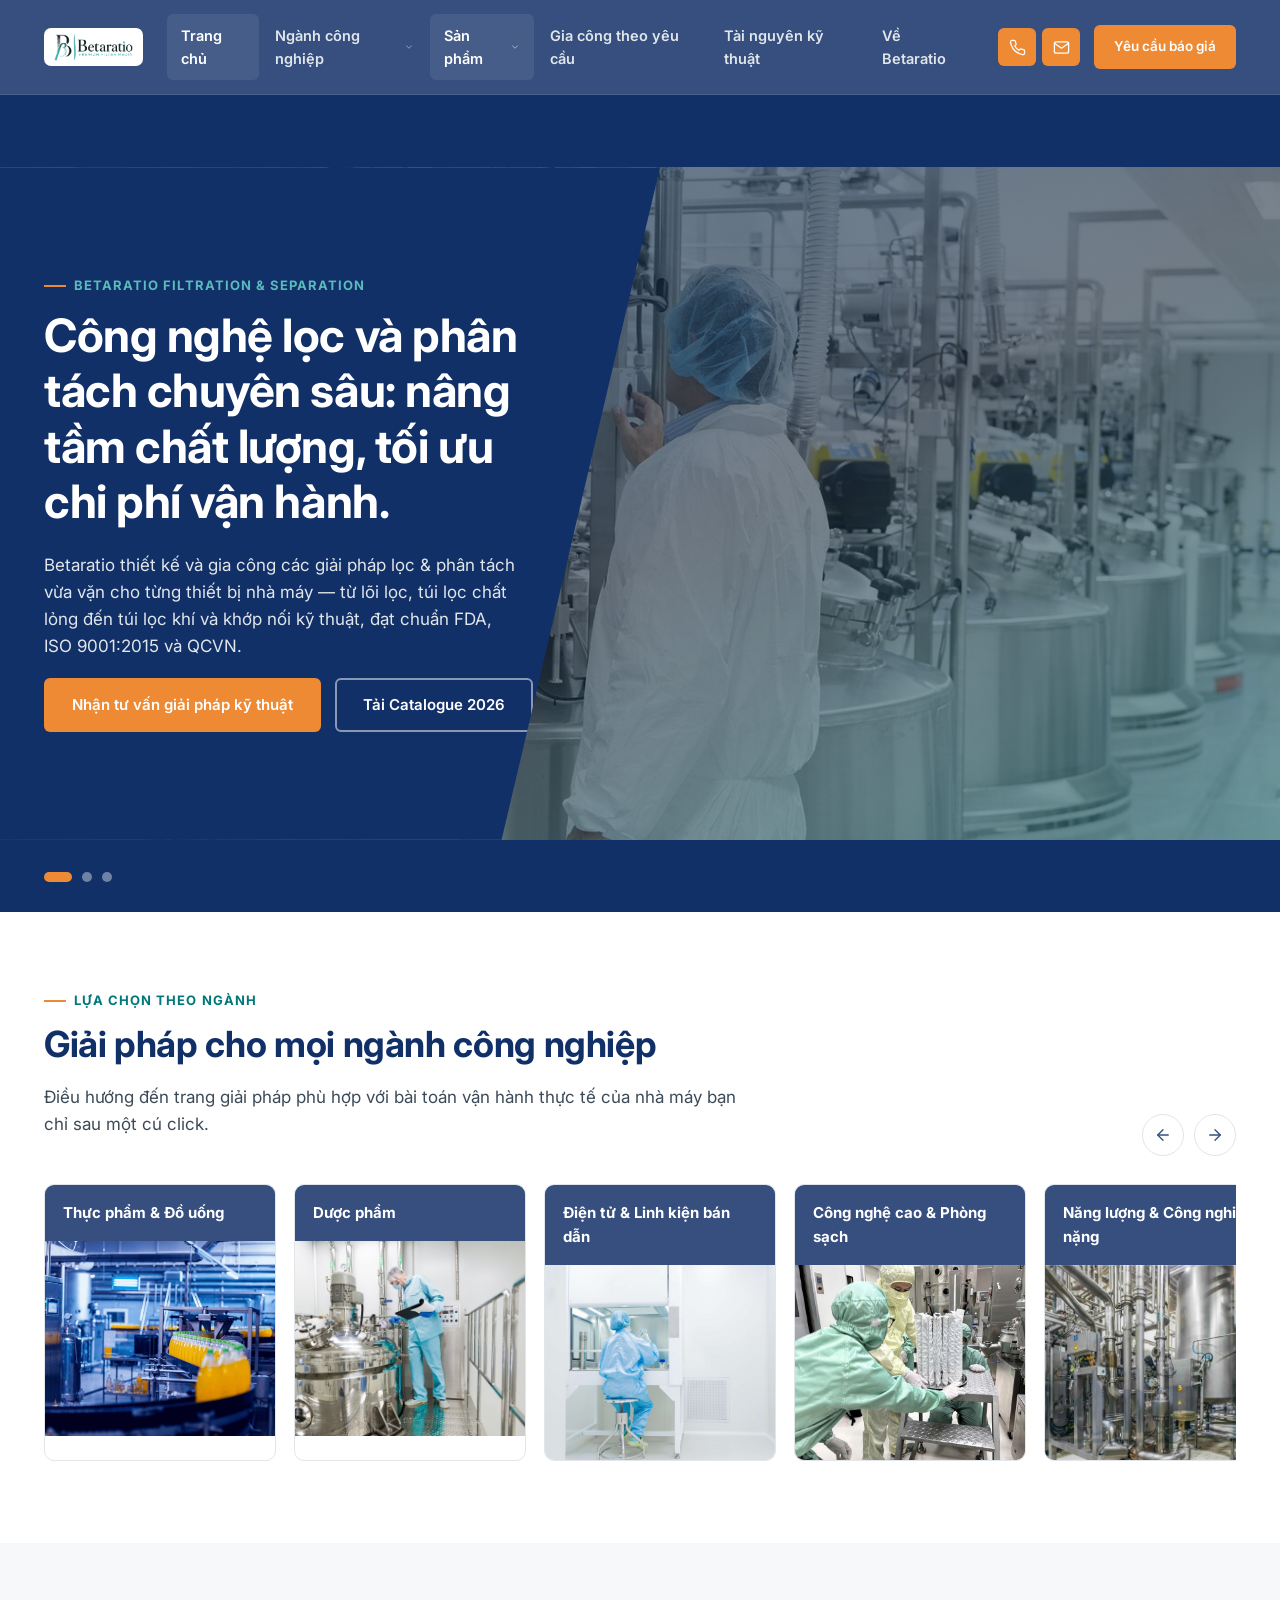
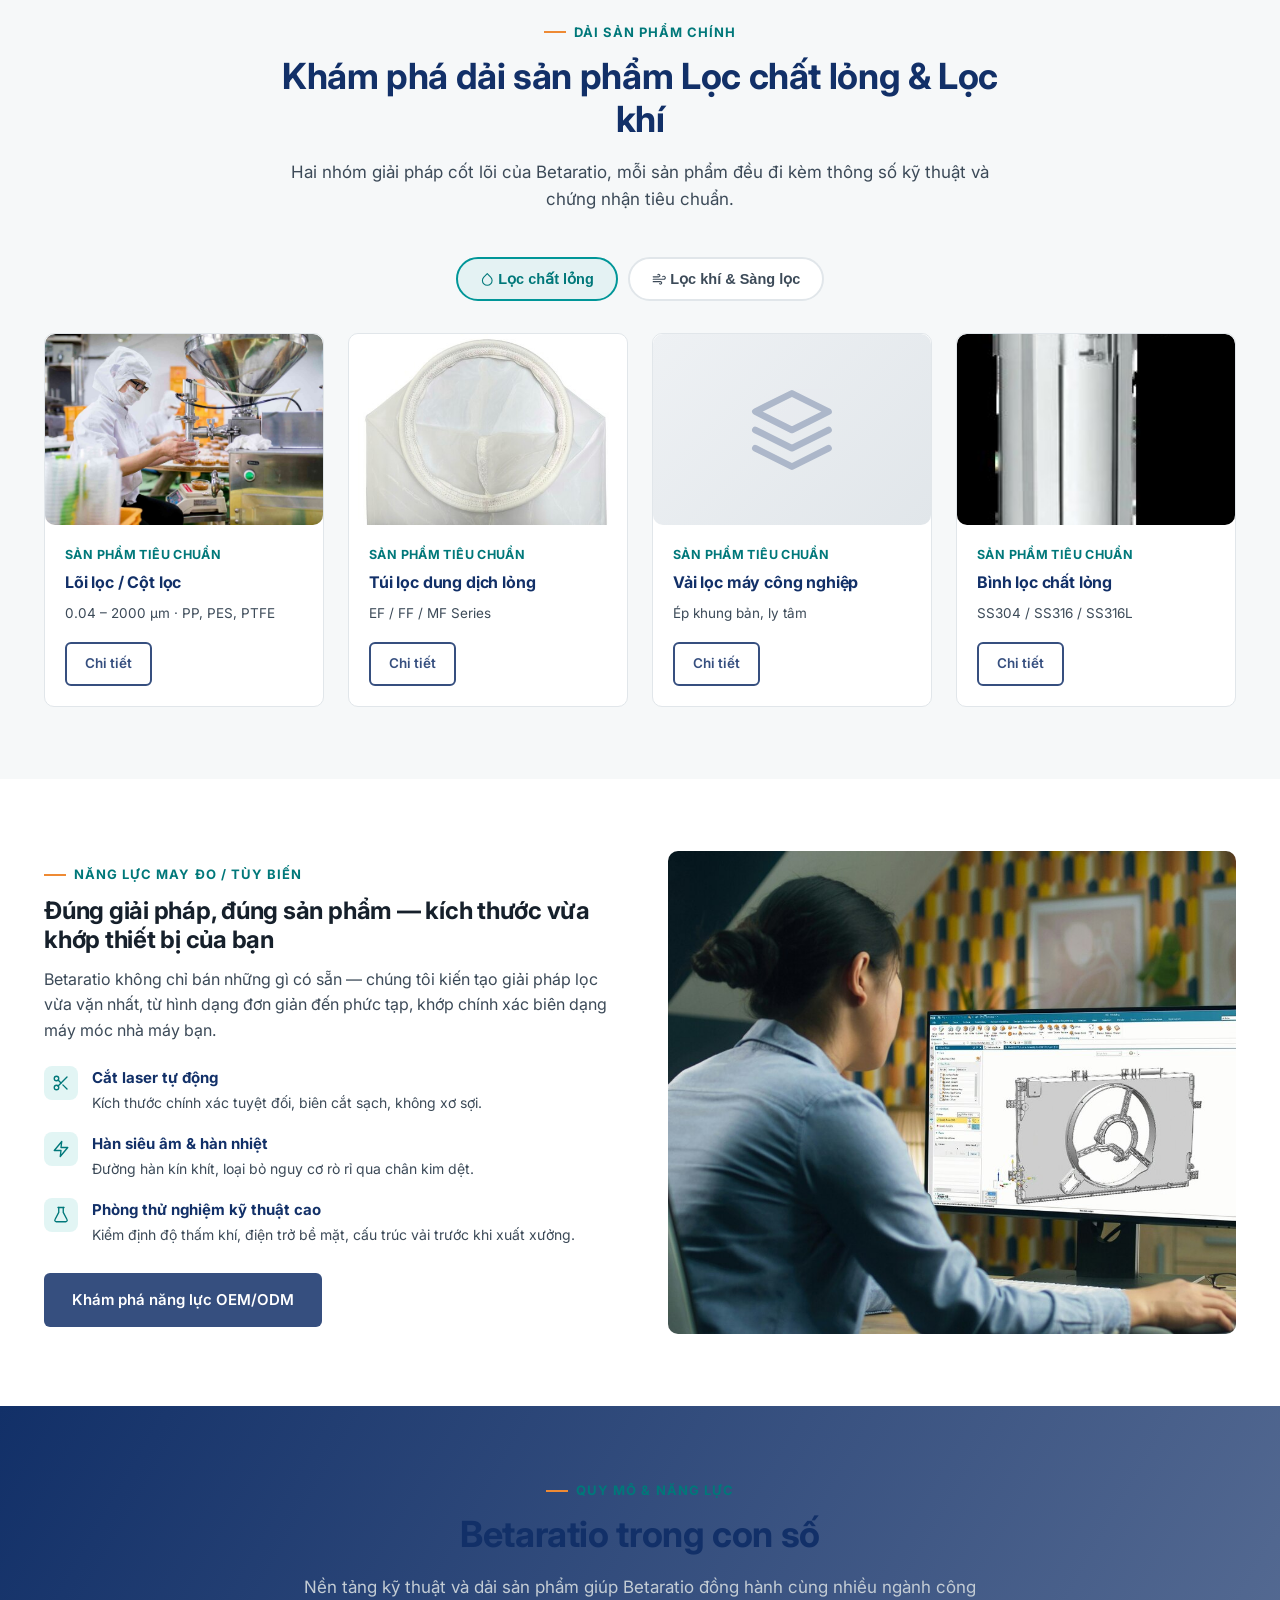
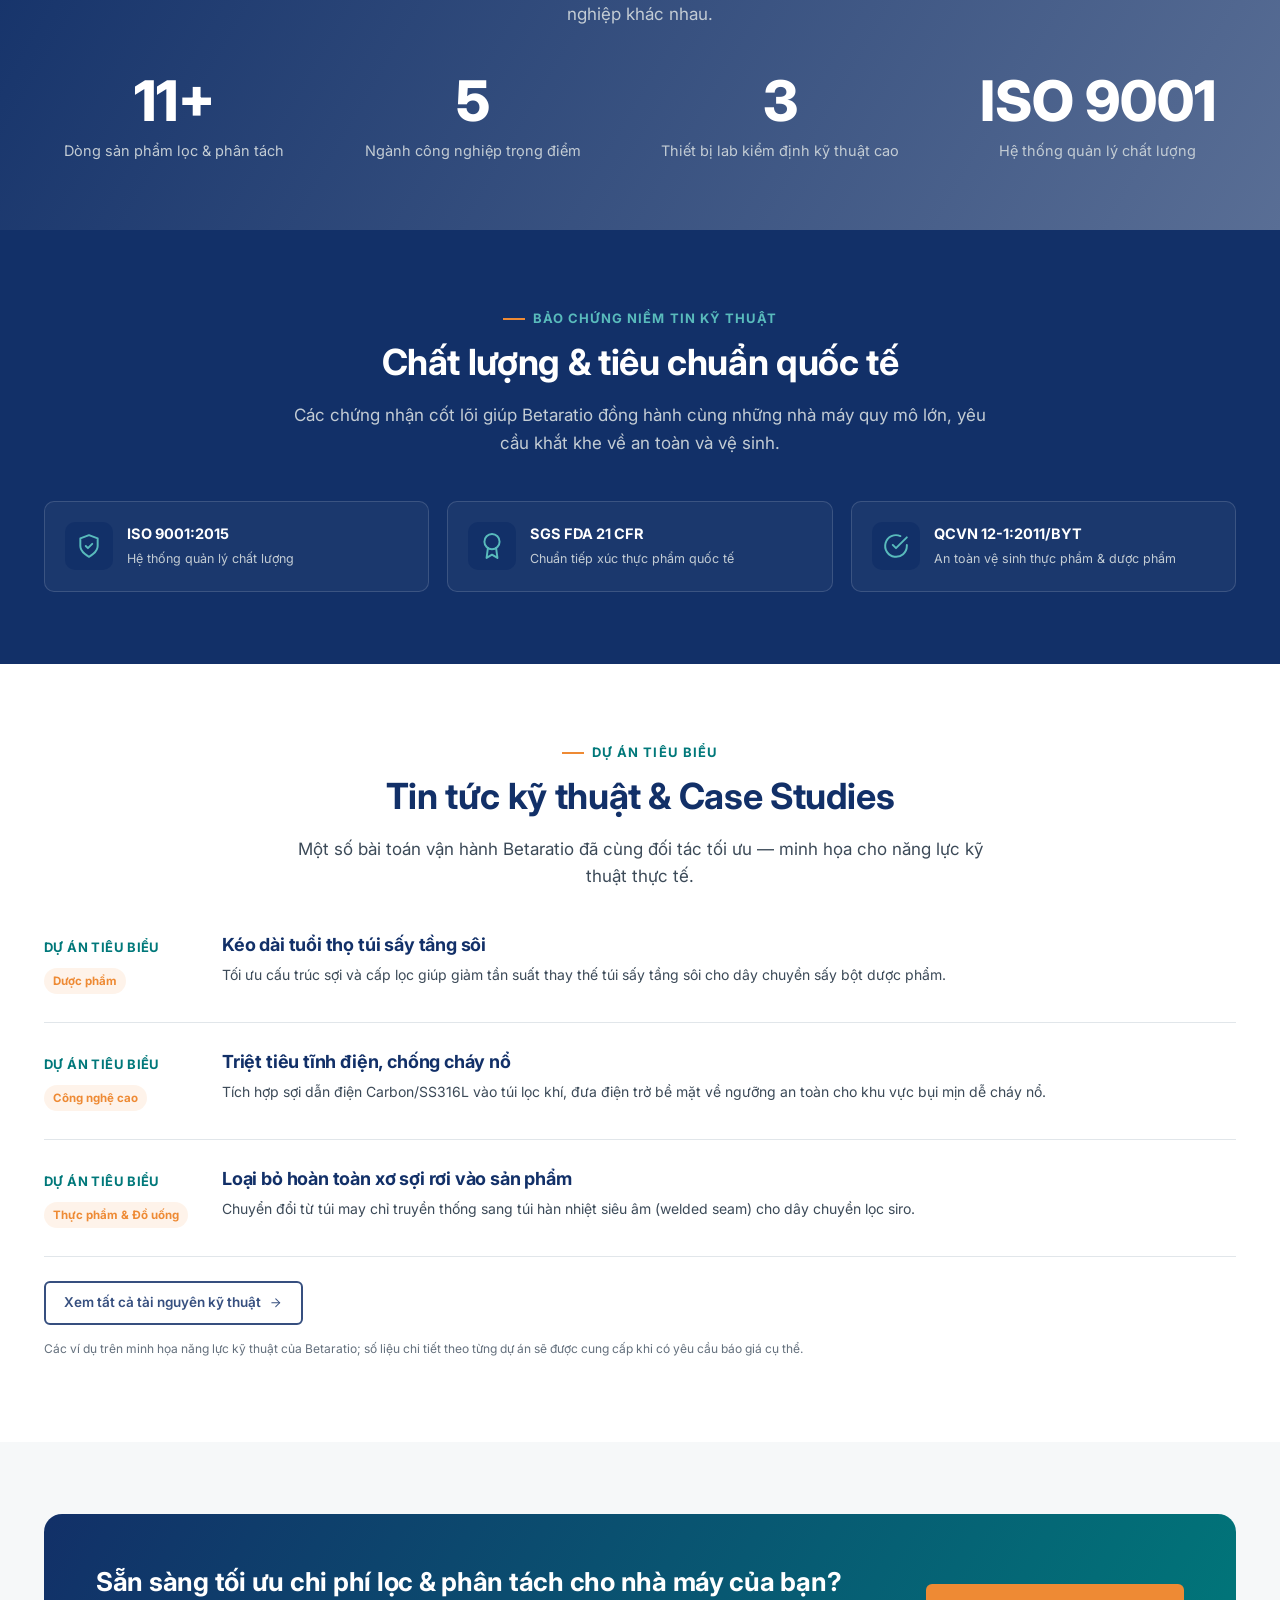
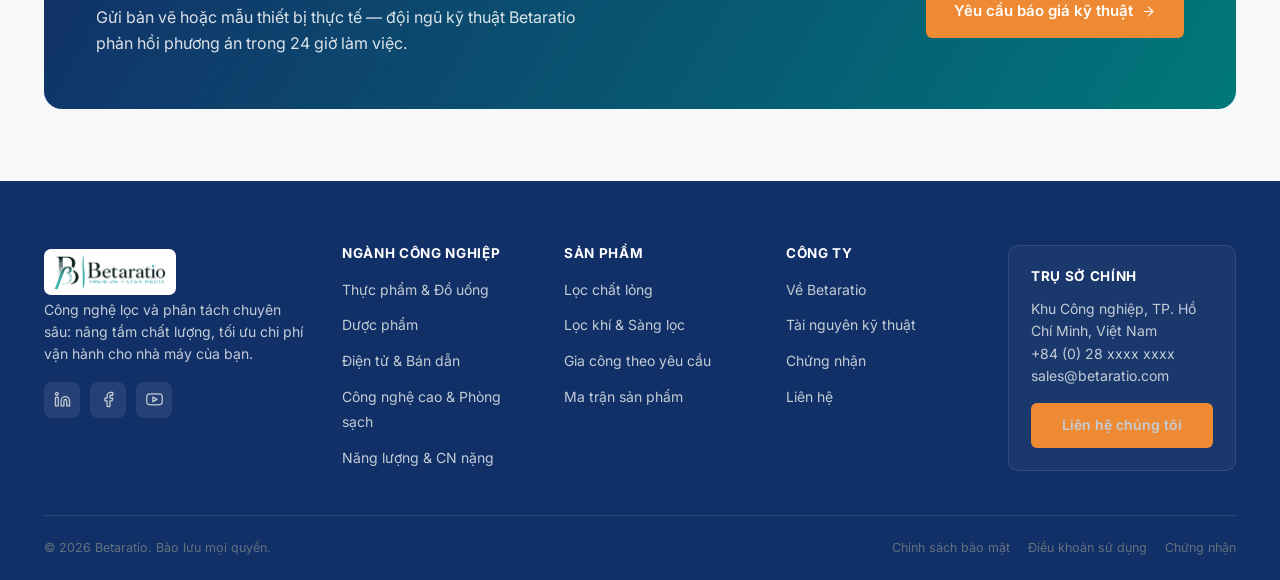
<file: index.html>
<!doctype html>
<html lang="vi">
<head>
<meta charset="UTF-8">
<meta name="viewport" content="width=device-width, initial-scale=1.0">
<title>Trang chủ | Betaratio</title>
<meta name="description" content="Betaratio — Công nghệ lọc và phân tách công nghiệp chuyên sâu: lõi lọc, túi lọc, vải lọc máy, bình lọc và giải pháp gia công theo yêu cầu, đạt chuẩn FDA, ISO 9001, QCVN.">
<link rel="canonical" href="https://your-betaratio-site.example/index.html">
<meta property="og:title" content="Trang chủ | Betaratio">
<meta property="og:description" content="Betaratio — Công nghệ lọc và phân tách công nghiệp chuyên sâu: lõi lọc, túi lọc, vải lọc máy, bình lọc và giải pháp gia công theo yêu cầu, đạt chuẩn FDA, ISO 9001, QCVN.">
<meta property="og:type" content="website">
<meta name="theme-color" content="#123068">
<link rel="icon" type="image/png" href="images/brand/logo-icon.png">
<link rel="apple-touch-icon" href="images/brand/logo-icon.png">
<link rel="preconnect" href="https://fonts.googleapis.com">
<link rel="preconnect" href="https://fonts.gstatic.com" crossorigin>
<link href="https://fonts.googleapis.com/css2?family=Inter:wght@400;500;600;700;800&display=swap" rel="stylesheet">
<link rel="stylesheet" href="css/style.css">
</head>
<body>
<header class="site-header">
  <div class="header-inner">
    <a class="brand brand-logo" href="index.html">
      <img src="images/brand/logo.jpg" alt="Betaratio — Premium Filter Media" class="brand-logo-img">
    </a>
    <nav class="main-nav">
      <ul>
        <li><a class="nav-link active" href="index.html">Trang chủ</a></li>
<li class="has-mega"><a class="nav-link" href="industries.html">Ngành công nghiệp<svg class="chev" viewBox="0 0 24 24" fill="none" stroke="currentColor" stroke-width="1.8" stroke-linecap="round" stroke-linejoin="round"><polyline points="6 9 12 15 18 9"></polyline></svg></a><div class="mega mega-single"><a href="industries/food-beverage.html"><span class="ic"><svg viewBox="0 0 24 24" fill="none" stroke="currentColor" stroke-width="1.8" stroke-linecap="round" stroke-linejoin="round"><path d="M18 8h1a4 4 0 0 1 0 8h-1"></path><path d="M2 8h16v9a4 4 0 0 1-4 4H6a4 4 0 0 1-4-4V8z"></path><line x1="6" y1="1" x2="6" y2="4"></line><line x1="10" y1="1" x2="10" y2="4"></line><line x1="14" y1="1" x2="14" y2="4"></line></svg></span><span><strong>Thực phẩm & Đồ uống</strong><span>Chống nhiễm xơ sợi, đạt chuẩn tiếp xúc thực phẩm</span></span></a>
<a href="industries/pharmaceuticals.html"><span class="ic"><svg viewBox="0 0 24 24" fill="none" stroke="currentColor" stroke-width="1.8" stroke-linecap="round" stroke-linejoin="round"><polyline points="22 12 18 12 15 21 9 3 6 12 2 12"></polyline></svg></span><span><strong>Dược phẩm</strong><span>Vô trùng tuyệt đối, an toàn chống cháy nổ</span></span></a>
<a href="industries/electronics.html"><span class="ic"><svg viewBox="0 0 24 24" fill="none" stroke="currentColor" stroke-width="1.8" stroke-linecap="round" stroke-linejoin="round"><rect x="4" y="4" width="16" height="16" rx="2" ry="2"></rect><rect x="9" y="9" width="6" height="6"></rect><line x1="9" y1="1" x2="9" y2="4"></line><line x1="15" y1="1" x2="15" y2="4"></line><line x1="9" y1="20" x2="9" y2="23"></line><line x1="15" y1="20" x2="15" y2="23"></line><line x1="1" y1="9" x2="4" y2="9"></line><line x1="20" y1="9" x2="23" y2="9"></line><line x1="1" y1="15" x2="4" y2="15"></line><line x1="20" y1="15" x2="23" y2="15"></line></svg></span><span><strong>Điện tử & Bán dẫn</strong><span>Lọc siêu mịn cho nước siêu tinh khiết (UPW)</span></span></a>
<a href="industries/high-tech-cleanrooms.html"><span class="ic"><svg viewBox="0 0 24 24" fill="none" stroke="currentColor" stroke-width="1.8" stroke-linecap="round" stroke-linejoin="round"><path d="M12 22s8-4 8-10V5l-8-3-8 3v7c0 6 8 10 8 10z"></path></svg></span><span><strong>Công nghệ cao & Phòng sạch</strong><span>Kiểm soát hạt bụi, chống tĩnh điện</span></span></a>
<a href="industries/energy-heavy-industries.html"><span class="ic"><svg viewBox="0 0 24 24" fill="none" stroke="currentColor" stroke-width="1.8" stroke-linecap="round" stroke-linejoin="round"><polygon points="13 2 3 14 12 14 11 22 21 10 12 10 13 2"></polygon></svg></span><span><strong>Năng lượng & CN nặng</strong><span>Lưu lượng lớn, môi trường ăn mòn mạnh</span></span></a>
</div></li>
<li class="has-mega"><a class="nav-link" href="products/index.html">Sản phẩm<svg class="chev" viewBox="0 0 24 24" fill="none" stroke="currentColor" stroke-width="1.8" stroke-linecap="round" stroke-linejoin="round"><polyline points="6 9 12 15 18 9"></polyline></svg></a><div class="mega">
<div class="mega-title">Lọc chất lỏng</div>
<a href="products/liquid-filtration.html#cartridges"><span class="ic"><svg viewBox="0 0 24 24" fill="none" stroke="currentColor" stroke-width="1.8" stroke-linecap="round" stroke-linejoin="round"><path d="M12 2.69l5.66 5.66a8 8 0 1 1-11.31 0z"></path></svg></span><span><strong>Lõi lọc / Cột lọc</strong></span></a>
<a href="products/liquid-filtration.html#bags"><span class="ic"><svg viewBox="0 0 24 24" fill="none" stroke="currentColor" stroke-width="1.8" stroke-linecap="round" stroke-linejoin="round"><path d="M12 2.69l5.66 5.66a8 8 0 1 1-11.31 0z"></path></svg></span><span><strong>Túi lọc dung dịch lỏng</strong></span></a>
<a href="products/liquid-filtration.html#cloths"><span class="ic"><svg viewBox="0 0 24 24" fill="none" stroke="currentColor" stroke-width="1.8" stroke-linecap="round" stroke-linejoin="round"><path d="M12 2.69l5.66 5.66a8 8 0 1 1-11.31 0z"></path></svg></span><span><strong>Vải lọc máy công nghiệp</strong></span></a>
<a href="products/liquid-filtration.html#vessels"><span class="ic"><svg viewBox="0 0 24 24" fill="none" stroke="currentColor" stroke-width="1.8" stroke-linecap="round" stroke-linejoin="round"><path d="M12 2.69l5.66 5.66a8 8 0 1 1-11.31 0z"></path></svg></span><span><strong>Bình lọc chất lỏng</strong></span></a>

<div class="mega-title">Lọc khí &amp; Sàng lọc</div>
<a href="products/gas-separation.html#fluidbed"><span class="ic"><svg viewBox="0 0 24 24" fill="none" stroke="currentColor" stroke-width="1.8" stroke-linecap="round" stroke-linejoin="round"><path d="M9.59 4.59A2 2 0 1 1 11 8H2m10.59 11.41A2 2 0 1 0 14 16H2m15.73-8.27A2.5 2.5 0 1 1 19.5 12H2"></path></svg></span><span><strong>Túi sấy tầng sôi</strong></span></a>
<a href="products/gas-separation.html#collector"><span class="ic"><svg viewBox="0 0 24 24" fill="none" stroke="currentColor" stroke-width="1.8" stroke-linecap="round" stroke-linejoin="round"><path d="M9.59 4.59A2 2 0 1 1 11 8H2m10.59 11.41A2 2 0 1 0 14 16H2m15.73-8.27A2.5 2.5 0 1 1 19.5 12H2"></path></svg></span><span><strong>Túi lọc bụi / thu hồi bột mịn</strong></span></a>
<a href="products/gas-separation.html#vent"><span class="ic"><svg viewBox="0 0 24 24" fill="none" stroke="currentColor" stroke-width="1.8" stroke-linecap="round" stroke-linejoin="round"><path d="M9.59 4.59A2 2 0 1 1 11 8H2m10.59 11.41A2 2 0 1 0 14 16H2m15.73-8.27A2.5 2.5 0 1 1 19.5 12H2"></path></svg></span><span><strong>Túi thông áp bồn chứa</strong></span></a>
<a href="products/gas-separation.html#connector"><span class="ic"><svg viewBox="0 0 24 24" fill="none" stroke="currentColor" stroke-width="1.8" stroke-linecap="round" stroke-linejoin="round"><path d="M9.59 4.59A2 2 0 1 1 11 8H2m10.59 11.41A2 2 0 1 0 14 16H2m15.73-8.27A2.5 2.5 0 1 1 19.5 12H2"></path></svg></span><span><strong>Khớp nối mềm bằng vải</strong></span></a>

</div></li>
<li><a class="nav-link" href="custom-oem.html">Gia công theo yêu cầu</a></li>
<li><a class="nav-link" href="resources.html">Tài nguyên kỹ thuật</a></li>
<li><a class="nav-link" href="about.html">Về Betaratio</a></li>

      </ul>
    </nav>
    <div class="header-cta">
      <div class="utility-row">
        <a class="utility-btn" href="tel:+84(0)28xxxxxxxx" aria-label="Gọi điện thoại" title="+84 (0) 28 xxxx xxxx"><svg viewBox="0 0 24 24" fill="none" stroke="currentColor" stroke-width="1.8" stroke-linecap="round" stroke-linejoin="round"><path d="M22 16.92v3a2 2 0 0 1-2.18 2 19.79 19.79 0 0 1-8.63-3.07 19.5 19.5 0 0 1-6-6 19.79 19.79 0 0 1-3.07-8.67A2 2 0 0 1 4.11 2h3a2 2 0 0 1 2 1.72c.127.96.361 1.903.7 2.81a2 2 0 0 1-.45 2.11L8.09 9.91a16 16 0 0 0 6 6l1.27-1.27a2 2 0 0 1 2.11-.45c.907.339 1.85.573 2.81.7A2 2 0 0 1 22 16.92z"></path></svg></a>
        <a class="utility-btn" href="contact.html" aria-label="Gửi yêu cầu báo giá" title="Yêu cầu báo giá"><svg viewBox="0 0 24 24" fill="none" stroke="currentColor" stroke-width="1.8" stroke-linecap="round" stroke-linejoin="round"><path d="M4 4h16c1.1 0 2 .9 2 2v12c0 1.1-.9 2-2 2H4c-1.1 0-2-.9-2-2V6c0-1.1.9-2 2-2z"></path><polyline points="22,6 12,13 2,6"></polyline></svg></a>
      </div>
      <a href="contact.html" class="btn btn-primary btn-sm">Yêu cầu báo giá</a>
      <button class="nav-toggle" aria-label="Mở menu"><svg viewBox="0 0 24 24" fill="none" stroke="currentColor" stroke-width="1.8" stroke-linecap="round" stroke-linejoin="round"><line x1="3" y1="12" x2="21" y2="12"></line><line x1="3" y1="6" x2="21" y2="6"></line><line x1="3" y1="18" x2="21" y2="18"></line></svg></button>
    </div>
  </div>
</header>
<div class="nav-overlay"></div>

<section class="hero-d" data-hero-carousel>
  <div class="hero-d-slide active" data-slide="0">
      <div class="hero-d-media"><img class="hero-photo" src="images/photos/hero/home-hero.jpg" alt="Nhà máy sản xuất Betaratio" loading="eager"><div class="hero-photo-scrim"></div></div>
      <div class="hero-d-panel">
        <div class="eyebrow">Betaratio Filtration &amp; Separation</div>
        <h1>Công nghệ lọc và phân tách chuyên sâu: nâng tầm chất lượng, tối ưu chi phí vận hành.</h1>
        <p class="lead">Betaratio thiết kế và gia công các giải pháp lọc &amp; phân tách vừa vặn cho từng thiết bị nhà máy — từ lõi lọc, túi lọc chất lỏng đến túi lọc khí và khớp nối kỹ thuật, đạt chuẩn FDA, ISO 9001:2015 và QCVN.</p>
        <div class="cta-row">
          <a href="contact.html" class="btn btn-primary">Nhận tư vấn giải pháp kỹ thuật</a>
          <a href="resources.html" class="btn btn-outline">Tải Catalogue 2026</a>
        </div>
      </div>
    </div>
<div class="hero-d-slide" data-slide="1">
      <div class="hero-d-media"><img class="hero-photo" src="images/photos/hero/home-hero.jpg" alt="Nhà máy sản xuất Betaratio" loading="eager"><div class="hero-photo-scrim"></div></div>
      <div class="hero-d-panel">
        <div class="eyebrow">Custom Engineering / OEM</div>
        <h1>Không chỉ bán những gì có sẵn — chúng tôi kiến tạo giải pháp vừa vặn nhất cho thiết bị của bạn.</h1>
        <p class="lead">Thiết kế may đo CAD 2D/3D, cắt laser tự động và hàn siêu âm hiện đại — khớp chính xác biên dạng bồn lọc, máy sấy của từng nhà máy.</p>
        <div class="cta-row">
          <a href="custom-oem.html" class="btn btn-primary">Khám phá năng lực OEM/ODM</a>
          <a href="contact.html" class="btn btn-outline">Yêu cầu thiết kế riêng</a>
        </div>
      </div>
    </div>
<div class="hero-d-slide" data-slide="2">
      <div class="hero-d-media"><img class="hero-photo" src="images/photos/hero/home-hero.jpg" alt="Nhà máy sản xuất Betaratio" loading="eager"><div class="hero-photo-scrim"></div></div>
      <div class="hero-d-panel">
        <div class="eyebrow">Trust &amp; Compliance</div>
        <h1>Bảo chứng niềm tin kỹ thuật cho những nhà máy yêu cầu khắt khe nhất.</h1>
        <p class="lead">Đạt chuẩn ISO 9001:2015, SGS FDA 21 CFR và QCVN 12-1:2011/BYT — kiểm định qua phòng thí nghiệm kỹ thuật cao trước khi xuất xưởng.</p>
        <div class="cta-row">
          <a href="resources.html#certifications" class="btn btn-primary">Xem chứng nhận tiêu chuẩn</a>
          <a href="about.html" class="btn btn-outline">Về Betaratio</a>
        </div>
      </div>
    </div>

  <div class="hero-d-dots"><button class="hero-dot active" data-goto="0" aria-label="Xem slide 1"></button><button class="hero-dot" data-goto="1" aria-label="Xem slide 2"></button><button class="hero-dot" data-goto="2" aria-label="Xem slide 3"></button></div>
</section>

<section>
  <div class="container">
    <div class="carousel-head">
      <div class="section-head" style="margin-bottom:0">
        <div class="eyebrow">Lựa chọn theo ngành</div>
        <h2>Giải pháp cho mọi ngành công nghiệp</h2>
        <p>Điều hướng đến trang giải pháp phù hợp với bài toán vận hành thực tế của nhà máy bạn chỉ sau một cú click.</p>
      </div>
      <div class="carousel-arrows">
        <button class="carousel-arrow" data-scroll="-1" aria-label="Cuộn trái"><svg class="rot-180" viewBox="0 0 24 24" fill="none" stroke="currentColor" stroke-width="1.8" stroke-linecap="round" stroke-linejoin="round"><line x1="5" y1="12" x2="19" y2="12"></line><polyline points="12 5 19 12 12 19"></polyline></svg></button>
        <button class="carousel-arrow" data-scroll="1" aria-label="Cuộn phải"><svg viewBox="0 0 24 24" fill="none" stroke="currentColor" stroke-width="1.8" stroke-linecap="round" stroke-linejoin="round"><line x1="5" y1="12" x2="19" y2="12"></line><polyline points="12 5 19 12 12 19"></polyline></svg></button>
      </div>
    </div>
    <div class="industry-scroll" data-carousel>
      <a class="industry-scroll-card" href="industries/food-beverage.html">
      <div class="isc-title">Thực phẩm & Đồ uống</div>
      <div class="isc-photo" ><img src="images/photos/industries/food-beverage.jpg" alt="Thực phẩm & Đồ uống" loading="lazy"></div>
    </a>
<a class="industry-scroll-card" href="industries/pharmaceuticals.html">
      <div class="isc-title">Dược phẩm</div>
      <div class="isc-photo" ><img src="images/photos/industries/pharmaceuticals.jpg" alt="Dược phẩm" loading="lazy"></div>
    </a>
<a class="industry-scroll-card" href="industries/electronics.html">
      <div class="isc-title">Điện tử & Linh kiện bán dẫn</div>
      <div class="isc-photo" ><img src="images/photos/industries/electronics.jpg" alt="Điện tử & Linh kiện bán dẫn" loading="lazy"></div>
    </a>
<a class="industry-scroll-card" href="industries/high-tech-cleanrooms.html">
      <div class="isc-title">Công nghệ cao & Phòng sạch</div>
      <div class="isc-photo" ><img src="images/photos/industries/high-tech-cleanrooms.jpg" alt="Công nghệ cao & Phòng sạch" loading="lazy"></div>
    </a>
<a class="industry-scroll-card" href="industries/energy-heavy-industries.html">
      <div class="isc-title">Năng lượng & Công nghiệp nặng</div>
      <div class="isc-photo" ><img src="images/photos/industries/energy-heavy-industries.jpg" alt="Năng lượng & Công nghiệp nặng" loading="lazy"></div>
    </a>

    </div>
  </div>
</section>

<section class="section-alt">
  <div class="container">
    <div class="section-head center">
      <div class="eyebrow">Dải sản phẩm chính</div>
      <h2>Khám phá dải sản phẩm Lọc chất lỏng &amp; Lọc khí</h2>
      <p>Hai nhóm giải pháp cốt lõi của Betaratio, mỗi sản phẩm đều đi kèm thông số kỹ thuật và chứng nhận tiêu chuẩn.</p>
    </div>
    <div data-tabs>
      <div class="tabs text-center" style="justify-content:center">
        <button class="tab-btn active" data-tab="liquid"><svg viewBox="0 0 24 24" fill="none" stroke="currentColor" stroke-width="1.8" stroke-linecap="round" stroke-linejoin="round"><path d="M12 2.69l5.66 5.66a8 8 0 1 1-11.31 0z"></path></svg> Lọc chất lỏng</button>
        <button class="tab-btn" data-tab="gas"><svg viewBox="0 0 24 24" fill="none" stroke="currentColor" stroke-width="1.8" stroke-linecap="round" stroke-linejoin="round"><path d="M9.59 4.59A2 2 0 1 1 11 8H2m10.59 11.41A2 2 0 1 0 14 16H2m15.73-8.27A2.5 2.5 0 1 1 19.5 12H2"></path></svg> Lọc khí &amp; Sàng lọc</button>
      </div>
      <div class="tab-panel active" data-panel="liquid">
        <div class="grid grid-4"><div class="product-card">
        <div class="img-frame" style="--ar:16/11"><img src="images/photos/products/loi-loc-cot-loc.jpg" alt="Lõi lọc / Cột lọc" loading="lazy"></div>
        <div class="pc-body">
          <span class="pc-meta">Sản phẩm tiêu chuẩn</span>
          <h4>Lõi lọc / Cột lọc</h4>
          <p>0.04 – 2000 µm · PP, PES, PTFE</p>
          <div class="pc-foot">
            <a href="products/index.html" class="btn btn-ghost-navy btn-sm">Chi tiết</a>
          </div>
        </div>
      </div>
<div class="product-card">
        <div class="img-frame" style="--ar:16/11"><img src="images/photos/products/tui-loc-dung-dich-long.jpg" alt="Túi lọc dung dịch lỏng" loading="lazy"></div>
        <div class="pc-body">
          <span class="pc-meta">Sản phẩm tiêu chuẩn</span>
          <h4>Túi lọc dung dịch lỏng</h4>
          <p>EF / FF / MF Series</p>
          <div class="pc-foot">
            <a href="products/index.html" class="btn btn-ghost-navy btn-sm">Chi tiết</a>
          </div>
        </div>
      </div>
<div class="product-card">
        <div class="img-frame" style="--ar:16/11"><svg viewBox="0 0 24 24" fill="none" stroke="currentColor" stroke-width="1.8" stroke-linecap="round" stroke-linejoin="round"><polygon points="12 2 2 7 12 12 22 7 12 2"></polygon><polyline points="2 17 12 22 22 17"></polyline><polyline points="2 12 12 17 22 12"></polyline></svg></div>
        <div class="pc-body">
          <span class="pc-meta">Sản phẩm tiêu chuẩn</span>
          <h4>Vải lọc máy công nghiệp</h4>
          <p>Ép khung bản, ly tâm</p>
          <div class="pc-foot">
            <a href="products/index.html" class="btn btn-ghost-navy btn-sm">Chi tiết</a>
          </div>
        </div>
      </div>
<div class="product-card">
        <div class="img-frame" style="--ar:16/11"><img src="images/photos/products/binh-loc-chat-long.jpg" alt="Bình lọc chất lỏng" loading="lazy"></div>
        <div class="pc-body">
          <span class="pc-meta">Sản phẩm tiêu chuẩn</span>
          <h4>Bình lọc chất lỏng</h4>
          <p>SS304 / SS316 / SS316L</p>
          <div class="pc-foot">
            <a href="products/index.html" class="btn btn-ghost-navy btn-sm">Chi tiết</a>
          </div>
        </div>
      </div>
</div>
      </div>
      <div class="tab-panel" data-panel="gas">
        <div class="grid grid-4"><div class="product-card">
        <div class="img-frame" style="--ar:16/11"><img src="images/photos/products/tui-say-tang-soi.jpg" alt="Túi sấy tầng sôi" loading="lazy"></div>
        <div class="pc-body">
          <span class="pc-meta">Sản phẩm tiêu chuẩn</span>
          <h4>Túi sấy tầng sôi</h4>
          <p>Chống tĩnh điện Carbon/SS316L</p>
          <div class="pc-foot">
            <a href="products/index.html" class="btn btn-ghost-navy btn-sm">Chi tiết</a>
          </div>
        </div>
      </div>
<div class="product-card">
        <div class="img-frame" style="--ar:16/11"><img src="images/photos/products/tui-loc-bui-thu-hoi-bot-min.jpg" alt="Túi lọc bụi & thu hồi bột mịn" loading="lazy"></div>
        <div class="pc-body">
          <span class="pc-meta">Sản phẩm tiêu chuẩn</span>
          <h4>Túi lọc bụi & thu hồi bột mịn</h4>
          <p>Product Collector Bags</p>
          <div class="pc-foot">
            <a href="products/index.html" class="btn btn-ghost-navy btn-sm">Chi tiết</a>
          </div>
        </div>
      </div>
<div class="product-card">
        <div class="img-frame" style="--ar:16/11"><svg viewBox="0 0 24 24" fill="none" stroke="currentColor" stroke-width="1.8" stroke-linecap="round" stroke-linejoin="round"><path d="M9.59 4.59A2 2 0 1 1 11 8H2m10.59 11.41A2 2 0 1 0 14 16H2m15.73-8.27A2.5 2.5 0 1 1 19.5 12H2"></path></svg></div>
        <div class="pc-body">
          <span class="pc-meta">Sản phẩm tiêu chuẩn</span>
          <h4>Túi thông áp bồn chứa</h4>
          <p>Vent Bags — cấp lọc siêu mịn</p>
          <div class="pc-foot">
            <a href="products/index.html" class="btn btn-ghost-navy btn-sm">Chi tiết</a>
          </div>
        </div>
      </div>
<div class="product-card">
        <div class="img-frame" style="--ar:16/11"><img src="images/photos/products/khop-noi-mem-bang-vai.jpg" alt="Khớp nối mềm bằng vải" loading="lazy"></div>
        <div class="pc-body">
          <span class="pc-meta">Sản phẩm tiêu chuẩn</span>
          <h4>Khớp nối mềm bằng vải</h4>
          <p>Cắt laser, may đo theo máy</p>
          <div class="pc-foot">
            <a href="products/index.html" class="btn btn-ghost-navy btn-sm">Chi tiết</a>
          </div>
        </div>
      </div>
</div>
      </div>
    </div>
  </div>
</section>

<section>
  <div class="container">
    <div class="feature-row">
      <div class="col-text">
        <div class="eyebrow">Năng lực may đo / tùy biến</div>
        <h2>Đúng giải pháp, đúng sản phẩm — kích thước vừa khớp thiết bị của bạn</h2>
        <p>Betaratio không chỉ bán những gì có sẵn — chúng tôi kiến tạo giải pháp lọc vừa vặn nhất, từ hình dạng đơn giản đến phức tạp, khớp chính xác biên dạng máy móc nhà máy bạn.</p>
        <ul class="feature-list">
          <li><span class="fi"><svg viewBox="0 0 24 24" fill="none" stroke="currentColor" stroke-width="1.8" stroke-linecap="round" stroke-linejoin="round"><circle cx="6" cy="6" r="3"></circle><circle cx="6" cy="18" r="3"></circle><line x1="20" y1="4" x2="8.12" y2="15.88"></line><line x1="14.47" y1="14.48" x2="20" y2="20"></line><line x1="8.12" y1="8.12" x2="12" y2="12"></line></svg></span><div><strong>Cắt laser tự động</strong><p>Kích thước chính xác tuyệt đối, biên cắt sạch, không xơ sợi.</p></div></li>
          <li><span class="fi"><svg viewBox="0 0 24 24" fill="none" stroke="currentColor" stroke-width="1.8" stroke-linecap="round" stroke-linejoin="round"><polygon points="13 2 3 14 12 14 11 22 21 10 12 10 13 2"></polygon></svg></span><div><strong>Hàn siêu âm &amp; hàn nhiệt</strong><p>Đường hàn kín khít, loại bỏ nguy cơ rò rỉ qua chân kim dệt.</p></div></li>
          <li><span class="fi"><svg viewBox="0 0 24 24" fill="none" stroke="currentColor" stroke-width="1.8" stroke-linecap="round" stroke-linejoin="round"><path d="M9 2v6.5L4 18a2 2 0 0 0 1.8 3h12.4a2 2 0 0 0 1.8-3l-5-9.5V2"></path><line x1="8" y1="2" x2="16" y2="2"></line></svg></span><div><strong>Phòng thử nghiệm kỹ thuật cao</strong><p>Kiểm định độ thấm khí, điện trở bề mặt, cấu trúc vải trước khi xuất xưởng.</p></div></li>
        </ul>
        <div class="cta-row" style="margin-top:26px">
          <a href="custom-oem.html" class="btn btn-navy">Khám phá năng lực OEM/ODM</a>
        </div>
      </div>
      <div class="col-media"><div class="img-frame" style="--ar:4/3.4">
  <img src="images/photos/process/cad-design.jpg" alt="Quy trình thiết kế may đo CAD 2D/3D" loading="lazy">
</div></div>
    </div>
  </div>
</section>

<section class="stats-band">
  <div class="container">
    <div class="section-head center">
      <div class="eyebrow">Quy mô &amp; năng lực</div>
      <h2>Betaratio trong con số</h2>
      <p>Nền tảng kỹ thuật và dải sản phẩm giúp Betaratio đồng hành cùng nhiều ngành công nghiệp khác nhau.</p>
    </div>
    <div class="stats-band-grid">
      <div class="stat-big"><b>11+</b><span>Dòng sản phẩm lọc &amp; phân tách</span></div>
      <div class="stat-big"><b>5</b><span>Ngành công nghiệp trọng điểm</span></div>
      <div class="stat-big"><b>3</b><span>Thiết bị lab kiểm định kỹ thuật cao</span></div>
      <div class="stat-big"><b>ISO 9001</b><span>Hệ thống quản lý chất lượng</span></div>
    </div>
  </div>
</section>

<section class="section-navy" id="certifications">
  <div class="container">
    <div class="section-head center">
      <div class="eyebrow">Bảo chứng niềm tin kỹ thuật</div>
      <h2>Chất lượng &amp; tiêu chuẩn quốc tế</h2>
      <p>Các chứng nhận cốt lõi giúp Betaratio đồng hành cùng những nhà máy quy mô lớn, yêu cầu khắt khe về an toàn và vệ sinh.</p>
    </div>
    <div class="cert-strip">
      <div class="cert-badge" style="background:rgba(255,255,255,.04); border-color:rgba(255,255,255,.14)">
        <span class="badge-ic"><svg viewBox="0 0 24 24" fill="none" stroke="currentColor" stroke-width="1.8" stroke-linecap="round" stroke-linejoin="round"><path d="M12 22s8-4 8-10V5l-8-3-8 3v7c0 6 8 10 8 10z"></path><polyline points="9 12 11 14 15 10"></polyline></svg></span>
        <div><strong style="color:#fff">ISO 9001:2015</strong><span style="color:var(--gray-300)">Hệ thống quản lý chất lượng</span></div>
      </div>
      <div class="cert-badge" style="background:rgba(255,255,255,.04); border-color:rgba(255,255,255,.14)">
        <span class="badge-ic"><svg viewBox="0 0 24 24" fill="none" stroke="currentColor" stroke-width="1.8" stroke-linecap="round" stroke-linejoin="round"><circle cx="12" cy="8" r="7"></circle><polyline points="8.21 13.89 7 23 12 20 17 23 15.79 13.88"></polyline></svg></span>
        <div><strong style="color:#fff">SGS FDA 21 CFR</strong><span style="color:var(--gray-300)">Chuẩn tiếp xúc thực phẩm quốc tế</span></div>
      </div>
      <div class="cert-badge" style="background:rgba(255,255,255,.04); border-color:rgba(255,255,255,.14)">
        <span class="badge-ic"><svg viewBox="0 0 24 24" fill="none" stroke="currentColor" stroke-width="1.8" stroke-linecap="round" stroke-linejoin="round"><path d="M22 11.08V12a10 10 0 1 1-5.93-9.14"></path><polyline points="22 4 12 14.01 9 11.01"></polyline></svg></span>
        <div><strong style="color:#fff">QCVN 12-1:2011/BYT</strong><span style="color:var(--gray-300)">An toàn vệ sinh thực phẩm &amp; dược phẩm</span></div>
      </div>
    </div>
  </div>
</section>

<section>
  <div class="container">
    <div class="section-head center">
      <div class="eyebrow">Dự án tiêu biểu</div>
      <h2>Tin tức kỹ thuật &amp; Case Studies</h2>
      <p>Một số bài toán vận hành Betaratio đã cùng đối tác tối ưu — minh họa cho năng lực kỹ thuật thực tế.</p>
    </div>
    <div class="news-list">
      <div class="news-row">
        <div><span class="news-date">Dự án tiêu biểu</span><span class="news-tag">Dược phẩm</span></div>
        <div>
          <h3>Kéo dài tuổi thọ túi sấy tầng sôi</h3>
          <p>Tối ưu cấu trúc sợi và cấp lọc giúp giảm tần suất thay thế túi sấy tầng sôi cho dây chuyền sấy bột dược phẩm.</p>
        </div>
      </div>
      <div class="news-row">
        <div><span class="news-date">Dự án tiêu biểu</span><span class="news-tag">Công nghệ cao</span></div>
        <div>
          <h3>Triệt tiêu tĩnh điện, chống cháy nổ</h3>
          <p>Tích hợp sợi dẫn điện Carbon/SS316L vào túi lọc khí, đưa điện trở bề mặt về ngưỡng an toàn cho khu vực bụi mịn dễ cháy nổ.</p>
        </div>
      </div>
      <div class="news-row">
        <div><span class="news-date">Dự án tiêu biểu</span><span class="news-tag">Thực phẩm &amp; Đồ uống</span></div>
        <div>
          <h3>Loại bỏ hoàn toàn xơ sợi rơi vào sản phẩm</h3>
          <p>Chuyển đổi từ túi may chỉ truyền thống sang túi hàn nhiệt siêu âm (welded seam) cho dây chuyền lọc siro.</p>
        </div>
      </div>
    </div>
    <div class="news-foot">
      <a href="resources.html" class="btn btn-ghost-navy btn-sm">Xem tất cả tài nguyên kỹ thuật <svg viewBox="0 0 24 24" fill="none" stroke="currentColor" stroke-width="1.8" stroke-linecap="round" stroke-linejoin="round"><line x1="5" y1="12" x2="19" y2="12"></line><polyline points="12 5 19 12 12 19"></polyline></svg></a>
    </div>
    <p class="field-note" style="margin-top:14px">Các ví dụ trên minh họa năng lực kỹ thuật của Betaratio; số liệu chi tiết theo từng dự án sẽ được cung cấp khi có yêu cầu báo giá cụ thể.</p>
  </div>
</section>

<section class="section-alt">
  <div class="container">
    <div class="cta-band">
      <div>
        <h2>Sẵn sàng tối ưu chi phí lọc &amp; phân tách cho nhà máy của bạn?</h2>
        <p>Gửi bản vẽ hoặc mẫu thiết bị thực tế — đội ngũ kỹ thuật Betaratio phản hồi phương án trong 24 giờ làm việc.</p>
      </div>
      <a href="contact.html" class="btn btn-primary">Yêu cầu báo giá kỹ thuật <svg viewBox="0 0 24 24" fill="none" stroke="currentColor" stroke-width="1.8" stroke-linecap="round" stroke-linejoin="round"><line x1="5" y1="12" x2="19" y2="12"></line><polyline points="12 5 19 12 12 19"></polyline></svg></a>
    </div>
  </div>
</section>
<footer class="site-footer">
  <div class="container">
    <div class="footer-grid">
      <div class="footer-brand">
        <a class="brand brand-logo" href="index.html">
          <img src="images/brand/logo.jpg" alt="Betaratio — Premium Filter Media" class="brand-logo-img brand-logo-img-footer">
        </a>
        <p>Công nghệ lọc và phân tách chuyên sâu: nâng tầm chất lượng, tối ưu chi phí vận hành cho nhà máy của bạn.</p>
        <div class="social-row">
          <a href="#" aria-label="LinkedIn"><svg viewBox="0 0 24 24" fill="none" stroke="currentColor" stroke-width="1.8" stroke-linecap="round" stroke-linejoin="round"><path d="M16 8a6 6 0 0 1 6 6v7h-4v-7a2 2 0 0 0-2-2 2 2 0 0 0-2 2v7h-4v-7a6 6 0 0 1 6-6z"></path><rect x="2" y="9" width="4" height="12"></rect><circle cx="4" cy="4" r="2"></circle></svg></a>
          <a href="#" aria-label="Facebook"><svg viewBox="0 0 24 24" fill="none" stroke="currentColor" stroke-width="1.8" stroke-linecap="round" stroke-linejoin="round"><path d="M18 2h-3a5 5 0 0 0-5 5v3H7v4h3v8h4v-8h3l1-4h-4V7a1 1 0 0 1 1-1h3z"></path></svg></a>
          <a href="#" aria-label="YouTube"><svg viewBox="0 0 24 24" fill="none" stroke="currentColor" stroke-width="1.8" stroke-linecap="round" stroke-linejoin="round"><path d="M22.54 6.42a2.78 2.78 0 0 0-1.94-2C18.88 4 12 4 12 4s-6.88 0-8.6.46a2.78 2.78 0 0 0-1.94 2A29 29 0 0 0 1 11.75a29 29 0 0 0 .46 5.33A2.78 2.78 0 0 0 3.4 19c1.72.46 8.6.46 8.6.46s6.88 0 8.6-.46a2.78 2.78 0 0 0 1.94-2 29 29 0 0 0 .46-5.25 29 29 0 0 0-.46-5.33z"></path><polygon points="9.75 15.02 15.5 11.75 9.75 8.48 9.75 15.02"></polygon></svg></a>
        </div>
      </div>
      <div>
        <h5>Ngành công nghiệp</h5>
        <ul>
          <li><a href="industries/food-beverage.html">Thực phẩm & Đồ uống</a></li><li><a href="industries/pharmaceuticals.html">Dược phẩm</a></li><li><a href="industries/electronics.html">Điện tử & Bán dẫn</a></li><li><a href="industries/high-tech-cleanrooms.html">Công nghệ cao & Phòng sạch</a></li><li><a href="industries/energy-heavy-industries.html">Năng lượng & CN nặng</a></li>
        </ul>
      </div>
      <div>
        <h5>Sản phẩm</h5>
        <ul>
          <li><a href="products/liquid-filtration.html">Lọc chất lỏng</a></li>
          <li><a href="products/gas-separation.html">Lọc khí &amp; Sàng lọc</a></li>
          <li><a href="custom-oem.html">Gia công theo yêu cầu</a></li>
          <li><a href="products/index.html">Ma trận sản phẩm</a></li>
        </ul>
      </div>
      <div>
        <h5>Công ty</h5>
        <ul>
          <li><a href="about.html">Về Betaratio</a></li>
          <li><a href="resources.html">Tài nguyên kỹ thuật</a></li>
          <li><a href="resources.html#certifications">Chứng nhận</a></li>
          <li><a href="contact.html">Liên hệ</a></li>
        </ul>
      </div>
      <div class="footer-hq">
        <h5>Trụ sở chính</h5>
        <address>
          Khu Công nghiệp, TP. Hồ Chí Minh, Việt Nam<br>
          <a href="tel:+84(0)28xxxxxxxx">+84 (0) 28 xxxx xxxx</a><br>
          <a href="mailto:sales@betaratio.com">sales@betaratio.com</a>
        </address>
        <a href="contact.html" class="btn btn-primary btn-sm">Liên hệ chúng tôi</a>
      </div>
    </div>
    <div class="footer-bottom">
      <span>© <span data-year></span> Betaratio. Bảo lưu mọi quyền.</span>
      <div class="legal-links">
        <a href="#">Chính sách bảo mật</a>
        <a href="#">Điều khoản sử dụng</a>
        <a href="resources.html#certifications">Chứng nhận</a>
      </div>
    </div>
  </div>
</footer>
<script src="js/main.js"></script>
</body>
</html>
</file>
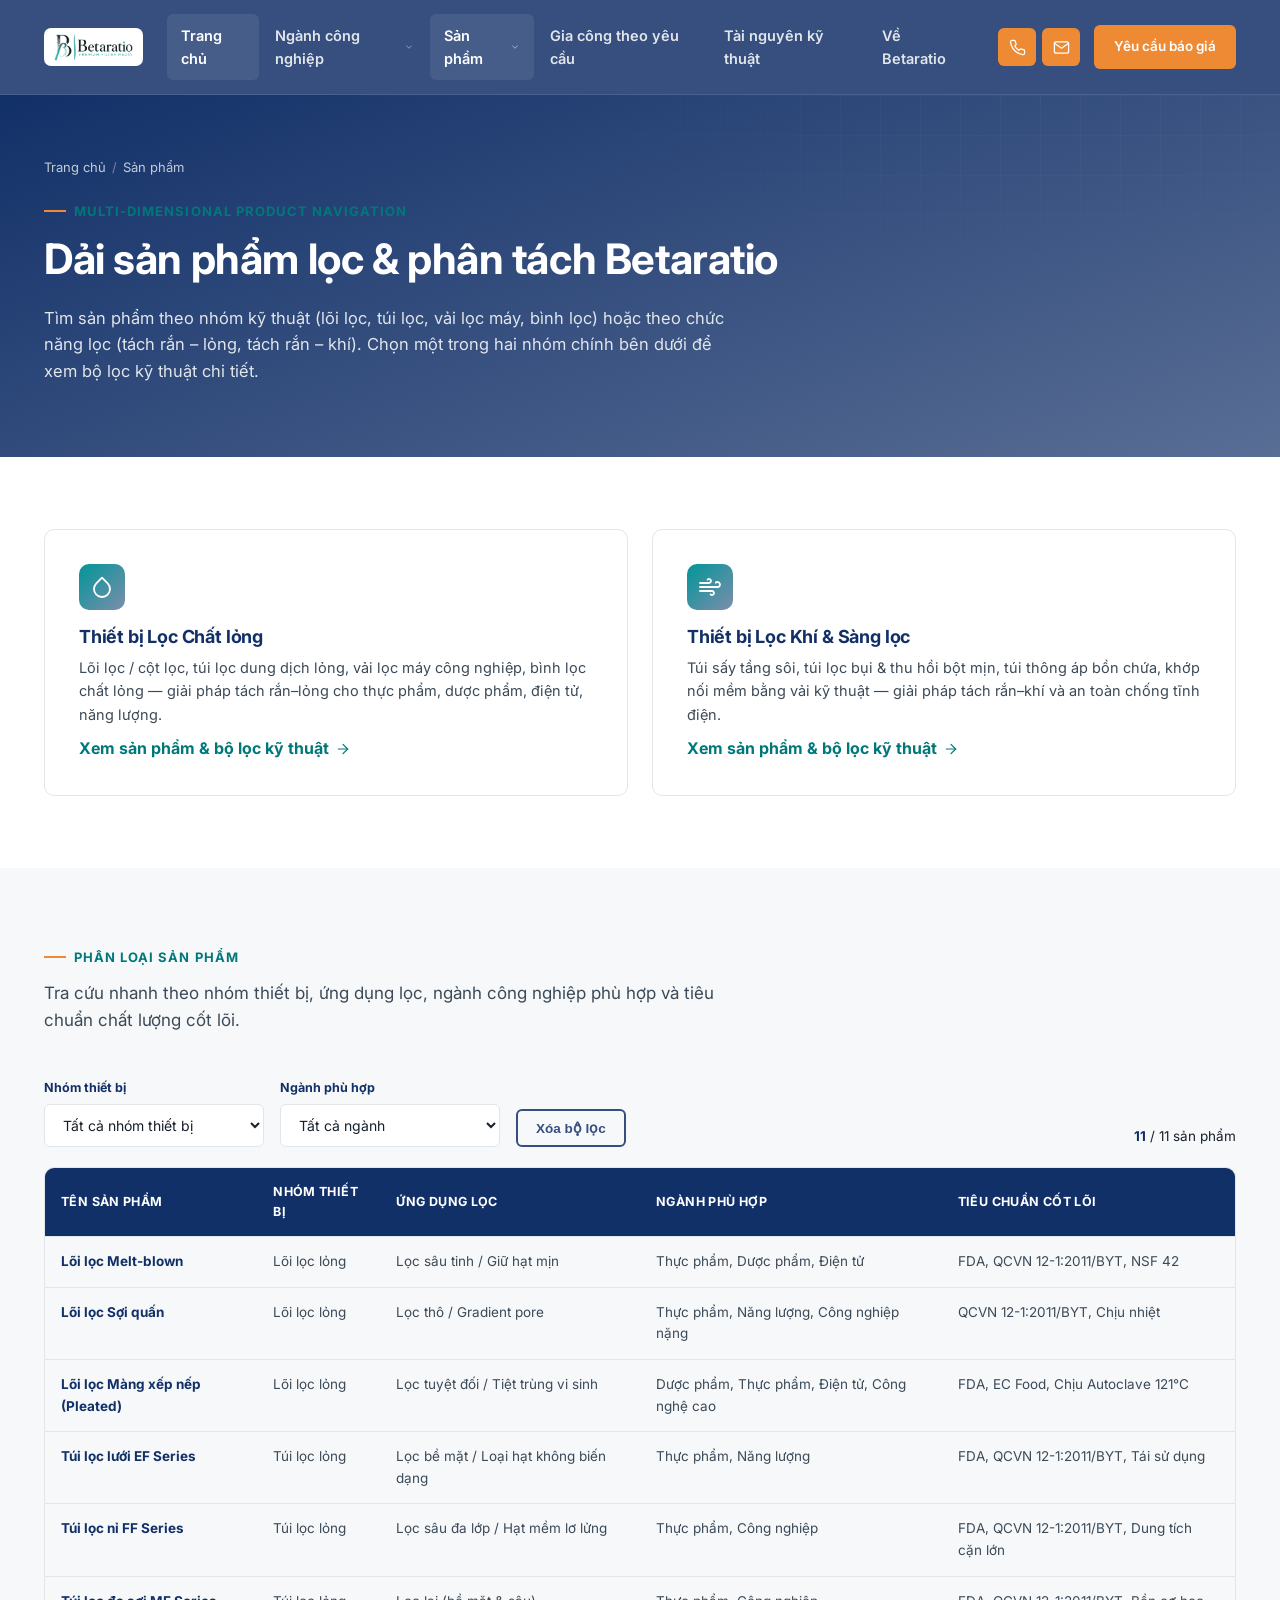
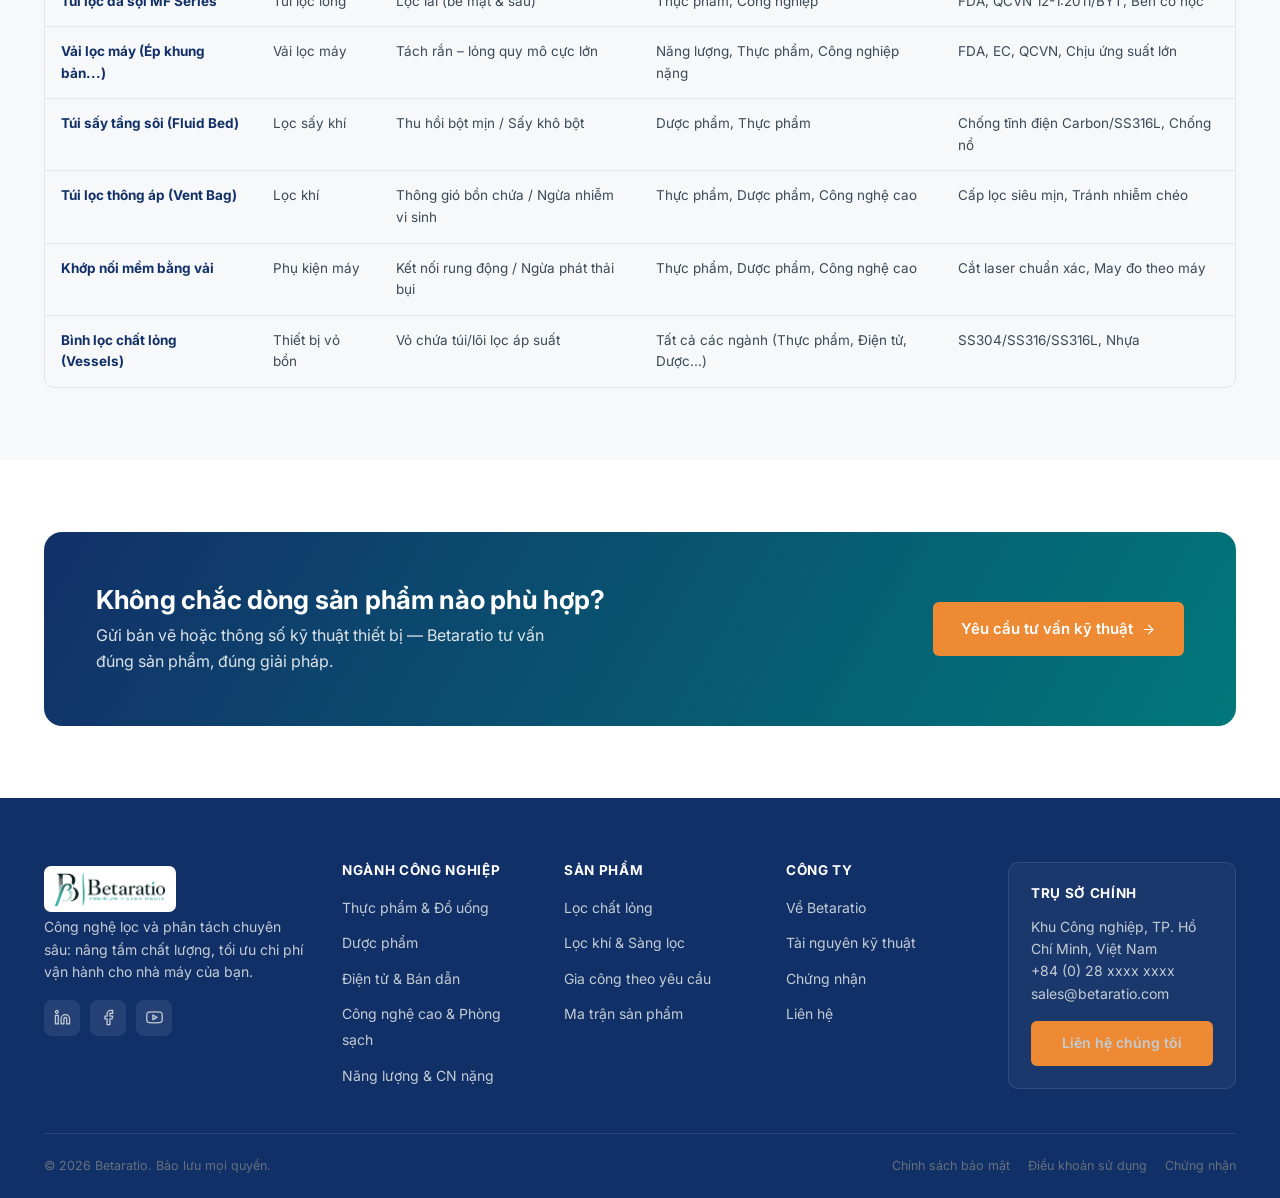
<file: products/index.html>
<!doctype html>
<html lang="vi">
<head>
<meta charset="UTF-8">
<meta name="viewport" content="width=device-width, initial-scale=1.0">
<title>Sản phẩm | Betaratio</title>
<meta name="description" content="Dải sản phẩm lọc & phân tách Betaratio: lõi lọc, túi lọc, vải lọc máy, bình lọc, túi sấy tầng sôi, túi thông áp, khớp nối mềm — cùng ma trận phân loại sản phẩm đầy đủ.">
<link rel="canonical" href="https://your-betaratio-site.example/products/index.html">
<meta property="og:title" content="Sản phẩm | Betaratio">
<meta property="og:description" content="Dải sản phẩm lọc & phân tách Betaratio: lõi lọc, túi lọc, vải lọc máy, bình lọc, túi sấy tầng sôi, túi thông áp, khớp nối mềm — cùng ma trận phân loại sản phẩm đầy đủ.">
<meta property="og:type" content="website">
<meta name="theme-color" content="#123068">
<link rel="icon" type="image/png" href="../images/brand/logo-icon.png">
<link rel="apple-touch-icon" href="../images/brand/logo-icon.png">
<link rel="preconnect" href="https://fonts.googleapis.com">
<link rel="preconnect" href="https://fonts.gstatic.com" crossorigin>
<link href="https://fonts.googleapis.com/css2?family=Inter:wght@400;500;600;700;800&display=swap" rel="stylesheet">
<link rel="stylesheet" href="../css/style.css">
</head>
<body>
<header class="site-header">
  <div class="header-inner">
    <a class="brand brand-logo" href="../index.html">
      <img src="../images/brand/logo.jpg" alt="Betaratio — Premium Filter Media" class="brand-logo-img">
    </a>
    <nav class="main-nav">
      <ul>
        <li><a class="nav-link" href="../index.html">Trang chủ</a></li>
<li class="has-mega"><a class="nav-link" href="../industries.html">Ngành công nghiệp<svg class="chev" viewBox="0 0 24 24" fill="none" stroke="currentColor" stroke-width="1.8" stroke-linecap="round" stroke-linejoin="round"><polyline points="6 9 12 15 18 9"></polyline></svg></a><div class="mega mega-single"><a href="../industries/food-beverage.html"><span class="ic"><svg viewBox="0 0 24 24" fill="none" stroke="currentColor" stroke-width="1.8" stroke-linecap="round" stroke-linejoin="round"><path d="M18 8h1a4 4 0 0 1 0 8h-1"></path><path d="M2 8h16v9a4 4 0 0 1-4 4H6a4 4 0 0 1-4-4V8z"></path><line x1="6" y1="1" x2="6" y2="4"></line><line x1="10" y1="1" x2="10" y2="4"></line><line x1="14" y1="1" x2="14" y2="4"></line></svg></span><span><strong>Thực phẩm & Đồ uống</strong><span>Chống nhiễm xơ sợi, đạt chuẩn tiếp xúc thực phẩm</span></span></a>
<a href="../industries/pharmaceuticals.html"><span class="ic"><svg viewBox="0 0 24 24" fill="none" stroke="currentColor" stroke-width="1.8" stroke-linecap="round" stroke-linejoin="round"><polyline points="22 12 18 12 15 21 9 3 6 12 2 12"></polyline></svg></span><span><strong>Dược phẩm</strong><span>Vô trùng tuyệt đối, an toàn chống cháy nổ</span></span></a>
<a href="../industries/electronics.html"><span class="ic"><svg viewBox="0 0 24 24" fill="none" stroke="currentColor" stroke-width="1.8" stroke-linecap="round" stroke-linejoin="round"><rect x="4" y="4" width="16" height="16" rx="2" ry="2"></rect><rect x="9" y="9" width="6" height="6"></rect><line x1="9" y1="1" x2="9" y2="4"></line><line x1="15" y1="1" x2="15" y2="4"></line><line x1="9" y1="20" x2="9" y2="23"></line><line x1="15" y1="20" x2="15" y2="23"></line><line x1="1" y1="9" x2="4" y2="9"></line><line x1="20" y1="9" x2="23" y2="9"></line><line x1="1" y1="15" x2="4" y2="15"></line><line x1="20" y1="15" x2="23" y2="15"></line></svg></span><span><strong>Điện tử & Bán dẫn</strong><span>Lọc siêu mịn cho nước siêu tinh khiết (UPW)</span></span></a>
<a href="../industries/high-tech-cleanrooms.html"><span class="ic"><svg viewBox="0 0 24 24" fill="none" stroke="currentColor" stroke-width="1.8" stroke-linecap="round" stroke-linejoin="round"><path d="M12 22s8-4 8-10V5l-8-3-8 3v7c0 6 8 10 8 10z"></path></svg></span><span><strong>Công nghệ cao & Phòng sạch</strong><span>Kiểm soát hạt bụi, chống tĩnh điện</span></span></a>
<a href="../industries/energy-heavy-industries.html"><span class="ic"><svg viewBox="0 0 24 24" fill="none" stroke="currentColor" stroke-width="1.8" stroke-linecap="round" stroke-linejoin="round"><polygon points="13 2 3 14 12 14 11 22 21 10 12 10 13 2"></polygon></svg></span><span><strong>Năng lượng & CN nặng</strong><span>Lưu lượng lớn, môi trường ăn mòn mạnh</span></span></a>
</div></li>
<li class="has-mega"><a class="nav-link active" href="../products/index.html">Sản phẩm<svg class="chev" viewBox="0 0 24 24" fill="none" stroke="currentColor" stroke-width="1.8" stroke-linecap="round" stroke-linejoin="round"><polyline points="6 9 12 15 18 9"></polyline></svg></a><div class="mega">
<div class="mega-title">Lọc chất lỏng</div>
<a href="../products/liquid-filtration.html#cartridges"><span class="ic"><svg viewBox="0 0 24 24" fill="none" stroke="currentColor" stroke-width="1.8" stroke-linecap="round" stroke-linejoin="round"><path d="M12 2.69l5.66 5.66a8 8 0 1 1-11.31 0z"></path></svg></span><span><strong>Lõi lọc / Cột lọc</strong></span></a>
<a href="../products/liquid-filtration.html#bags"><span class="ic"><svg viewBox="0 0 24 24" fill="none" stroke="currentColor" stroke-width="1.8" stroke-linecap="round" stroke-linejoin="round"><path d="M12 2.69l5.66 5.66a8 8 0 1 1-11.31 0z"></path></svg></span><span><strong>Túi lọc dung dịch lỏng</strong></span></a>
<a href="../products/liquid-filtration.html#cloths"><span class="ic"><svg viewBox="0 0 24 24" fill="none" stroke="currentColor" stroke-width="1.8" stroke-linecap="round" stroke-linejoin="round"><path d="M12 2.69l5.66 5.66a8 8 0 1 1-11.31 0z"></path></svg></span><span><strong>Vải lọc máy công nghiệp</strong></span></a>
<a href="../products/liquid-filtration.html#vessels"><span class="ic"><svg viewBox="0 0 24 24" fill="none" stroke="currentColor" stroke-width="1.8" stroke-linecap="round" stroke-linejoin="round"><path d="M12 2.69l5.66 5.66a8 8 0 1 1-11.31 0z"></path></svg></span><span><strong>Bình lọc chất lỏng</strong></span></a>

<div class="mega-title">Lọc khí &amp; Sàng lọc</div>
<a href="../products/gas-separation.html#fluidbed"><span class="ic"><svg viewBox="0 0 24 24" fill="none" stroke="currentColor" stroke-width="1.8" stroke-linecap="round" stroke-linejoin="round"><path d="M9.59 4.59A2 2 0 1 1 11 8H2m10.59 11.41A2 2 0 1 0 14 16H2m15.73-8.27A2.5 2.5 0 1 1 19.5 12H2"></path></svg></span><span><strong>Túi sấy tầng sôi</strong></span></a>
<a href="../products/gas-separation.html#collector"><span class="ic"><svg viewBox="0 0 24 24" fill="none" stroke="currentColor" stroke-width="1.8" stroke-linecap="round" stroke-linejoin="round"><path d="M9.59 4.59A2 2 0 1 1 11 8H2m10.59 11.41A2 2 0 1 0 14 16H2m15.73-8.27A2.5 2.5 0 1 1 19.5 12H2"></path></svg></span><span><strong>Túi lọc bụi / thu hồi bột mịn</strong></span></a>
<a href="../products/gas-separation.html#vent"><span class="ic"><svg viewBox="0 0 24 24" fill="none" stroke="currentColor" stroke-width="1.8" stroke-linecap="round" stroke-linejoin="round"><path d="M9.59 4.59A2 2 0 1 1 11 8H2m10.59 11.41A2 2 0 1 0 14 16H2m15.73-8.27A2.5 2.5 0 1 1 19.5 12H2"></path></svg></span><span><strong>Túi thông áp bồn chứa</strong></span></a>
<a href="../products/gas-separation.html#connector"><span class="ic"><svg viewBox="0 0 24 24" fill="none" stroke="currentColor" stroke-width="1.8" stroke-linecap="round" stroke-linejoin="round"><path d="M9.59 4.59A2 2 0 1 1 11 8H2m10.59 11.41A2 2 0 1 0 14 16H2m15.73-8.27A2.5 2.5 0 1 1 19.5 12H2"></path></svg></span><span><strong>Khớp nối mềm bằng vải</strong></span></a>

</div></li>
<li><a class="nav-link" href="../custom-oem.html">Gia công theo yêu cầu</a></li>
<li><a class="nav-link" href="../resources.html">Tài nguyên kỹ thuật</a></li>
<li><a class="nav-link" href="../about.html">Về Betaratio</a></li>

      </ul>
    </nav>
    <div class="header-cta">
      <div class="utility-row">
        <a class="utility-btn" href="tel:+84(0)28xxxxxxxx" aria-label="Gọi điện thoại" title="+84 (0) 28 xxxx xxxx"><svg viewBox="0 0 24 24" fill="none" stroke="currentColor" stroke-width="1.8" stroke-linecap="round" stroke-linejoin="round"><path d="M22 16.92v3a2 2 0 0 1-2.18 2 19.79 19.79 0 0 1-8.63-3.07 19.5 19.5 0 0 1-6-6 19.79 19.79 0 0 1-3.07-8.67A2 2 0 0 1 4.11 2h3a2 2 0 0 1 2 1.72c.127.96.361 1.903.7 2.81a2 2 0 0 1-.45 2.11L8.09 9.91a16 16 0 0 0 6 6l1.27-1.27a2 2 0 0 1 2.11-.45c.907.339 1.85.573 2.81.7A2 2 0 0 1 22 16.92z"></path></svg></a>
        <a class="utility-btn" href="../contact.html" aria-label="Gửi yêu cầu báo giá" title="Yêu cầu báo giá"><svg viewBox="0 0 24 24" fill="none" stroke="currentColor" stroke-width="1.8" stroke-linecap="round" stroke-linejoin="round"><path d="M4 4h16c1.1 0 2 .9 2 2v12c0 1.1-.9 2-2 2H4c-1.1 0-2-.9-2-2V6c0-1.1.9-2 2-2z"></path><polyline points="22,6 12,13 2,6"></polyline></svg></a>
      </div>
      <a href="../contact.html" class="btn btn-primary btn-sm">Yêu cầu báo giá</a>
      <button class="nav-toggle" aria-label="Mở menu"><svg viewBox="0 0 24 24" fill="none" stroke="currentColor" stroke-width="1.8" stroke-linecap="round" stroke-linejoin="round"><line x1="3" y1="12" x2="21" y2="12"></line><line x1="3" y1="6" x2="21" y2="6"></line><line x1="3" y1="18" x2="21" y2="18"></line></svg></button>
    </div>
  </div>
</header>
<div class="nav-overlay"></div>

<section class="page-hero">
  <div class="container">
    <div class="breadcrumb"><a href="../index.html">Trang chủ</a><span class="sep">/</span><span>Sản phẩm</span></div>
    <div class="eyebrow">Multi-dimensional product navigation</div>
    <h1>Dải sản phẩm lọc &amp; phân tách Betaratio</h1>
    <p class="lead">Tìm sản phẩm theo nhóm kỹ thuật (lõi lọc, túi lọc, vải lọc máy, bình lọc) hoặc theo chức năng lọc (tách rắn – lỏng, tách rắn – khí). Chọn một trong hai nhóm chính bên dưới để xem bộ lọc kỹ thuật chi tiết.</p>
  </div>
</section>

<section>
  <div class="container">
    <div class="grid grid-2">
      <a class="card" href="liquid-filtration.html" style="padding:34px">
        <span class="ic-badge"><svg viewBox="0 0 24 24" fill="none" stroke="currentColor" stroke-width="1.8" stroke-linecap="round" stroke-linejoin="round"><path d="M12 2.69l5.66 5.66a8 8 0 1 1-11.31 0z"></path></svg></span>
        <h3>Thiết bị Lọc Chất lỏng</h3>
        <p>Lõi lọc / cột lọc, túi lọc dung dịch lỏng, vải lọc máy công nghiệp, bình lọc chất lỏng — giải pháp tách rắn–lỏng cho thực phẩm, dược phẩm, điện tử, năng lượng.</p>
        <span class="tag" style="color:var(--teal-600);font-weight:700;display:inline-flex;gap:6px;align-items:center;margin-top:10px">Xem sản phẩm &amp; bộ lọc kỹ thuật <svg viewBox="0 0 24 24" fill="none" stroke="currentColor" stroke-width="1.8" stroke-linecap="round" stroke-linejoin="round"><line x1="5" y1="12" x2="19" y2="12"></line><polyline points="12 5 19 12 12 19"></polyline></svg></span>
      </a>
      <a class="card" href="gas-separation.html" style="padding:34px">
        <span class="ic-badge"><svg viewBox="0 0 24 24" fill="none" stroke="currentColor" stroke-width="1.8" stroke-linecap="round" stroke-linejoin="round"><path d="M9.59 4.59A2 2 0 1 1 11 8H2m10.59 11.41A2 2 0 1 0 14 16H2m15.73-8.27A2.5 2.5 0 1 1 19.5 12H2"></path></svg></span>
        <h3>Thiết bị Lọc Khí &amp; Sàng lọc</h3>
        <p>Túi sấy tầng sôi, túi lọc bụi &amp; thu hồi bột mịn, túi thông áp bồn chứa, khớp nối mềm bằng vải kỹ thuật — giải pháp tách rắn–khí và an toàn chống tĩnh điện.</p>
        <span class="tag" style="color:var(--teal-600);font-weight:700;display:inline-flex;gap:6px;align-items:center;margin-top:10px">Xem sản phẩm &amp; bộ lọc kỹ thuật <svg viewBox="0 0 24 24" fill="none" stroke="currentColor" stroke-width="1.8" stroke-linecap="round" stroke-linejoin="round"><line x1="5" y1="12" x2="19" y2="12"></line><polyline points="12 5 19 12 12 19"></polyline></svg></span>
      </a>
    </div>
  </div>
</section>

<section class="section-alt">
  <div class="container">
    <div class="section-head">
      <div class="eyebrow">Phân loại sản phẩm</div>
      <p>Tra cứu nhanh theo nhóm thiết bị, ứng dụng lọc, ngành công nghiệp phù hợp và tiêu chuẩn chất lượng cốt lõi.</p>
    </div>
    <div class="matrix-filter-bar" data-matrix-filter>
      <div class="mf-select">
        <label for="mf-group">Nhóm thiết bị</label>
        <select id="mf-group" data-mf="group">
          <option value="">Tất cả nhóm thiết bị</option>
          <option value="Lõi lọc lỏng">Lõi lọc lỏng</option><option value="Lọc khí">Lọc khí</option><option value="Lọc sấy khí">Lọc sấy khí</option><option value="Phụ kiện máy">Phụ kiện máy</option><option value="Thiết bị vỏ bồn">Thiết bị vỏ bồn</option><option value="Túi lọc lỏng">Túi lọc lỏng</option><option value="Vải lọc máy">Vải lọc máy</option>
        </select>
      </div>
      <div class="mf-select">
        <label for="mf-industry">Ngành phù hợp</label>
        <select id="mf-industry" data-mf="industry">
          <option value="">Tất cả ngành</option>
          <option value="Công nghiệp">Công nghiệp</option><option value="Công nghiệp nặng">Công nghiệp nặng</option><option value="Công nghệ cao">Công nghệ cao</option><option value="Dược phẩm">Dược phẩm</option><option value="Năng lượng">Năng lượng</option><option value="Thực phẩm">Thực phẩm</option><option value="Điện tử">Điện tử</option>
        </select>
      </div>
      <button type="button" class="btn btn-ghost-navy btn-sm" data-mf-reset>Xóa bộ lọc</button>
      <span class="mf-count"><strong data-mf-count>11</strong> / 11 sản phẩm</span>
    </div>
    <div class="table-wrap">
      <table class="matrix" data-mf-table>
        <thead><tr><th>Tên sản phẩm</th><th>Nhóm thiết bị</th><th>Ứng dụng lọc</th><th>Ngành phù hợp</th><th>Tiêu chuẩn cốt lõi</th></tr></thead>
        <tbody><tr data-mgroup="Lõi lọc lỏng" data-minds="Thực phẩm|Dược phẩm|Điện tử">
      <td><strong>Lõi lọc Melt-blown</strong></td>
      <td>Lõi lọc lỏng</td>
      <td>Lọc sâu tinh / Giữ hạt mịn</td>
      <td>Thực phẩm, Dược phẩm, Điện tử</td>
      <td>FDA, QCVN 12-1:2011/BYT, NSF 42</td>
    </tr>
<tr data-mgroup="Lõi lọc lỏng" data-minds="Thực phẩm|Năng lượng|Công nghiệp nặng">
      <td><strong>Lõi lọc Sợi quấn</strong></td>
      <td>Lõi lọc lỏng</td>
      <td>Lọc thô / Gradient pore</td>
      <td>Thực phẩm, Năng lượng, Công nghiệp nặng</td>
      <td>QCVN 12-1:2011/BYT, Chịu nhiệt</td>
    </tr>
<tr data-mgroup="Lõi lọc lỏng" data-minds="Dược phẩm|Thực phẩm|Điện tử|Công nghệ cao">
      <td><strong>Lõi lọc Màng xếp nếp (Pleated)</strong></td>
      <td>Lõi lọc lỏng</td>
      <td>Lọc tuyệt đối / Tiệt trùng vi sinh</td>
      <td>Dược phẩm, Thực phẩm, Điện tử, Công nghệ cao</td>
      <td>FDA, EC Food, Chịu Autoclave 121°C</td>
    </tr>
<tr data-mgroup="Túi lọc lỏng" data-minds="Thực phẩm|Năng lượng">
      <td><strong>Túi lọc lưới EF Series</strong></td>
      <td>Túi lọc lỏng</td>
      <td>Lọc bề mặt / Loại hạt không biến dạng</td>
      <td>Thực phẩm, Năng lượng</td>
      <td>FDA, QCVN 12-1:2011/BYT, Tái sử dụng</td>
    </tr>
<tr data-mgroup="Túi lọc lỏng" data-minds="Thực phẩm|Công nghiệp">
      <td><strong>Túi lọc nỉ FF Series</strong></td>
      <td>Túi lọc lỏng</td>
      <td>Lọc sâu đa lớp / Hạt mềm lơ lửng</td>
      <td>Thực phẩm, Công nghiệp</td>
      <td>FDA, QCVN 12-1:2011/BYT, Dung tích cặn lớn</td>
    </tr>
<tr data-mgroup="Túi lọc lỏng" data-minds="Thực phẩm|Công nghiệp">
      <td><strong>Túi lọc đa sợi MF Series</strong></td>
      <td>Túi lọc lỏng</td>
      <td>Lọc lai (bề mặt & sâu)</td>
      <td>Thực phẩm, Công nghiệp</td>
      <td>FDA, QCVN 12-1:2011/BYT, Bền cơ học</td>
    </tr>
<tr data-mgroup="Vải lọc máy" data-minds="Năng lượng|Thực phẩm|Công nghiệp nặng">
      <td><strong>Vải lọc máy (Ép khung bản...)</strong></td>
      <td>Vải lọc máy</td>
      <td>Tách rắn – lỏng quy mô cực lớn</td>
      <td>Năng lượng, Thực phẩm, Công nghiệp nặng</td>
      <td>FDA, EC, QCVN, Chịu ứng suất lớn</td>
    </tr>
<tr data-mgroup="Lọc sấy khí" data-minds="Dược phẩm|Thực phẩm">
      <td><strong>Túi sấy tầng sôi (Fluid Bed)</strong></td>
      <td>Lọc sấy khí</td>
      <td>Thu hồi bột mịn / Sấy khô bột</td>
      <td>Dược phẩm, Thực phẩm</td>
      <td>Chống tĩnh điện Carbon/SS316L, Chống nổ</td>
    </tr>
<tr data-mgroup="Lọc khí" data-minds="Thực phẩm|Dược phẩm|Công nghệ cao">
      <td><strong>Túi lọc thông áp (Vent Bag)</strong></td>
      <td>Lọc khí</td>
      <td>Thông gió bồn chứa / Ngừa nhiễm vi sinh</td>
      <td>Thực phẩm, Dược phẩm, Công nghệ cao</td>
      <td>Cấp lọc siêu mịn, Tránh nhiễm chéo</td>
    </tr>
<tr data-mgroup="Phụ kiện máy" data-minds="Thực phẩm|Dược phẩm|Công nghệ cao">
      <td><strong>Khớp nối mềm bằng vải</strong></td>
      <td>Phụ kiện máy</td>
      <td>Kết nối rung động / Ngừa phát thải bụi</td>
      <td>Thực phẩm, Dược phẩm, Công nghệ cao</td>
      <td>Cắt laser chuẩn xác, May đo theo máy</td>
    </tr>
<tr data-mgroup="Thiết bị vỏ bồn" data-minds="Thực phẩm|Dược phẩm|Điện tử|Năng lượng|Công nghiệp nặng|Công nghiệp|Công nghệ cao">
      <td><strong>Bình lọc chất lỏng (Vessels)</strong></td>
      <td>Thiết bị vỏ bồn</td>
      <td>Vỏ chứa túi/lõi lọc áp suất</td>
      <td>Tất cả các ngành (Thực phẩm, Điện tử, Dược...)</td>
      <td>SS304/SS316/SS316L, Nhựa</td>
    </tr>
</tbody>
      </table>
      <p class="mf-empty" data-mf-empty style="display:none">Không tìm thấy sản phẩm phù hợp với bộ lọc đã chọn.</p>
    </div>
  </div>
</section>

<section>
  <div class="container">
    <div class="cta-band">
      <div>
        <h2>Không chắc dòng sản phẩm nào phù hợp?</h2>
        <p>Gửi bản vẽ hoặc thông số kỹ thuật thiết bị — Betaratio tư vấn đúng sản phẩm, đúng giải pháp.</p>
      </div>
      <a href="../contact.html" class="btn btn-primary">Yêu cầu tư vấn kỹ thuật <svg viewBox="0 0 24 24" fill="none" stroke="currentColor" stroke-width="1.8" stroke-linecap="round" stroke-linejoin="round"><line x1="5" y1="12" x2="19" y2="12"></line><polyline points="12 5 19 12 12 19"></polyline></svg></a>
    </div>
  </div>
</section>
<footer class="site-footer">
  <div class="container">
    <div class="footer-grid">
      <div class="footer-brand">
        <a class="brand brand-logo" href="../index.html">
          <img src="../images/brand/logo.jpg" alt="Betaratio — Premium Filter Media" class="brand-logo-img brand-logo-img-footer">
        </a>
        <p>Công nghệ lọc và phân tách chuyên sâu: nâng tầm chất lượng, tối ưu chi phí vận hành cho nhà máy của bạn.</p>
        <div class="social-row">
          <a href="#" aria-label="LinkedIn"><svg viewBox="0 0 24 24" fill="none" stroke="currentColor" stroke-width="1.8" stroke-linecap="round" stroke-linejoin="round"><path d="M16 8a6 6 0 0 1 6 6v7h-4v-7a2 2 0 0 0-2-2 2 2 0 0 0-2 2v7h-4v-7a6 6 0 0 1 6-6z"></path><rect x="2" y="9" width="4" height="12"></rect><circle cx="4" cy="4" r="2"></circle></svg></a>
          <a href="#" aria-label="Facebook"><svg viewBox="0 0 24 24" fill="none" stroke="currentColor" stroke-width="1.8" stroke-linecap="round" stroke-linejoin="round"><path d="M18 2h-3a5 5 0 0 0-5 5v3H7v4h3v8h4v-8h3l1-4h-4V7a1 1 0 0 1 1-1h3z"></path></svg></a>
          <a href="#" aria-label="YouTube"><svg viewBox="0 0 24 24" fill="none" stroke="currentColor" stroke-width="1.8" stroke-linecap="round" stroke-linejoin="round"><path d="M22.54 6.42a2.78 2.78 0 0 0-1.94-2C18.88 4 12 4 12 4s-6.88 0-8.6.46a2.78 2.78 0 0 0-1.94 2A29 29 0 0 0 1 11.75a29 29 0 0 0 .46 5.33A2.78 2.78 0 0 0 3.4 19c1.72.46 8.6.46 8.6.46s6.88 0 8.6-.46a2.78 2.78 0 0 0 1.94-2 29 29 0 0 0 .46-5.25 29 29 0 0 0-.46-5.33z"></path><polygon points="9.75 15.02 15.5 11.75 9.75 8.48 9.75 15.02"></polygon></svg></a>
        </div>
      </div>
      <div>
        <h5>Ngành công nghiệp</h5>
        <ul>
          <li><a href="../industries/food-beverage.html">Thực phẩm & Đồ uống</a></li><li><a href="../industries/pharmaceuticals.html">Dược phẩm</a></li><li><a href="../industries/electronics.html">Điện tử & Bán dẫn</a></li><li><a href="../industries/high-tech-cleanrooms.html">Công nghệ cao & Phòng sạch</a></li><li><a href="../industries/energy-heavy-industries.html">Năng lượng & CN nặng</a></li>
        </ul>
      </div>
      <div>
        <h5>Sản phẩm</h5>
        <ul>
          <li><a href="../products/liquid-filtration.html">Lọc chất lỏng</a></li>
          <li><a href="../products/gas-separation.html">Lọc khí &amp; Sàng lọc</a></li>
          <li><a href="../custom-oem.html">Gia công theo yêu cầu</a></li>
          <li><a href="../products/index.html">Ma trận sản phẩm</a></li>
        </ul>
      </div>
      <div>
        <h5>Công ty</h5>
        <ul>
          <li><a href="../about.html">Về Betaratio</a></li>
          <li><a href="../resources.html">Tài nguyên kỹ thuật</a></li>
          <li><a href="../resources.html#certifications">Chứng nhận</a></li>
          <li><a href="../contact.html">Liên hệ</a></li>
        </ul>
      </div>
      <div class="footer-hq">
        <h5>Trụ sở chính</h5>
        <address>
          Khu Công nghiệp, TP. Hồ Chí Minh, Việt Nam<br>
          <a href="tel:+84(0)28xxxxxxxx">+84 (0) 28 xxxx xxxx</a><br>
          <a href="mailto:sales@betaratio.com">sales@betaratio.com</a>
        </address>
        <a href="../contact.html" class="btn btn-primary btn-sm">Liên hệ chúng tôi</a>
      </div>
    </div>
    <div class="footer-bottom">
      <span>© <span data-year></span> Betaratio. Bảo lưu mọi quyền.</span>
      <div class="legal-links">
        <a href="#">Chính sách bảo mật</a>
        <a href="#">Điều khoản sử dụng</a>
        <a href="../resources.html#certifications">Chứng nhận</a>
      </div>
    </div>
  </div>
</footer>
<script src="../js/main.js"></script>
</body>
</html>
</file>
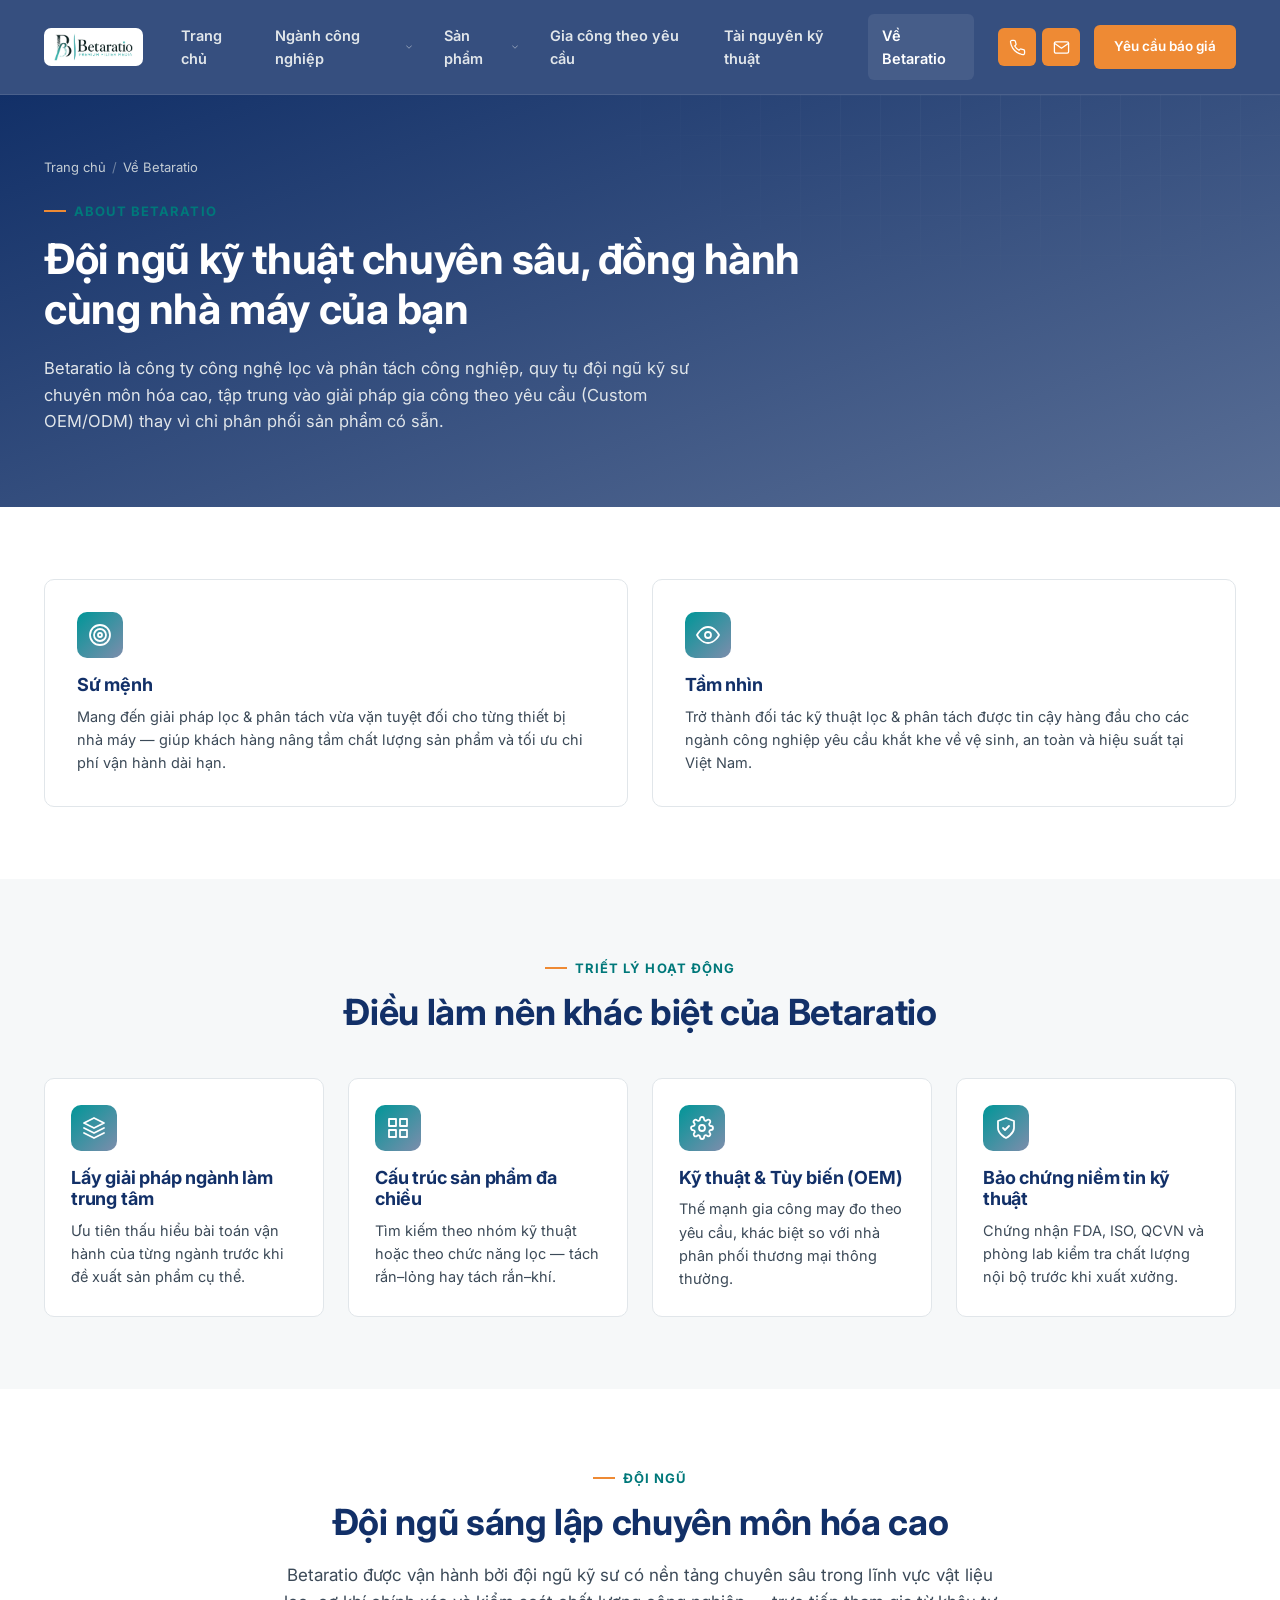
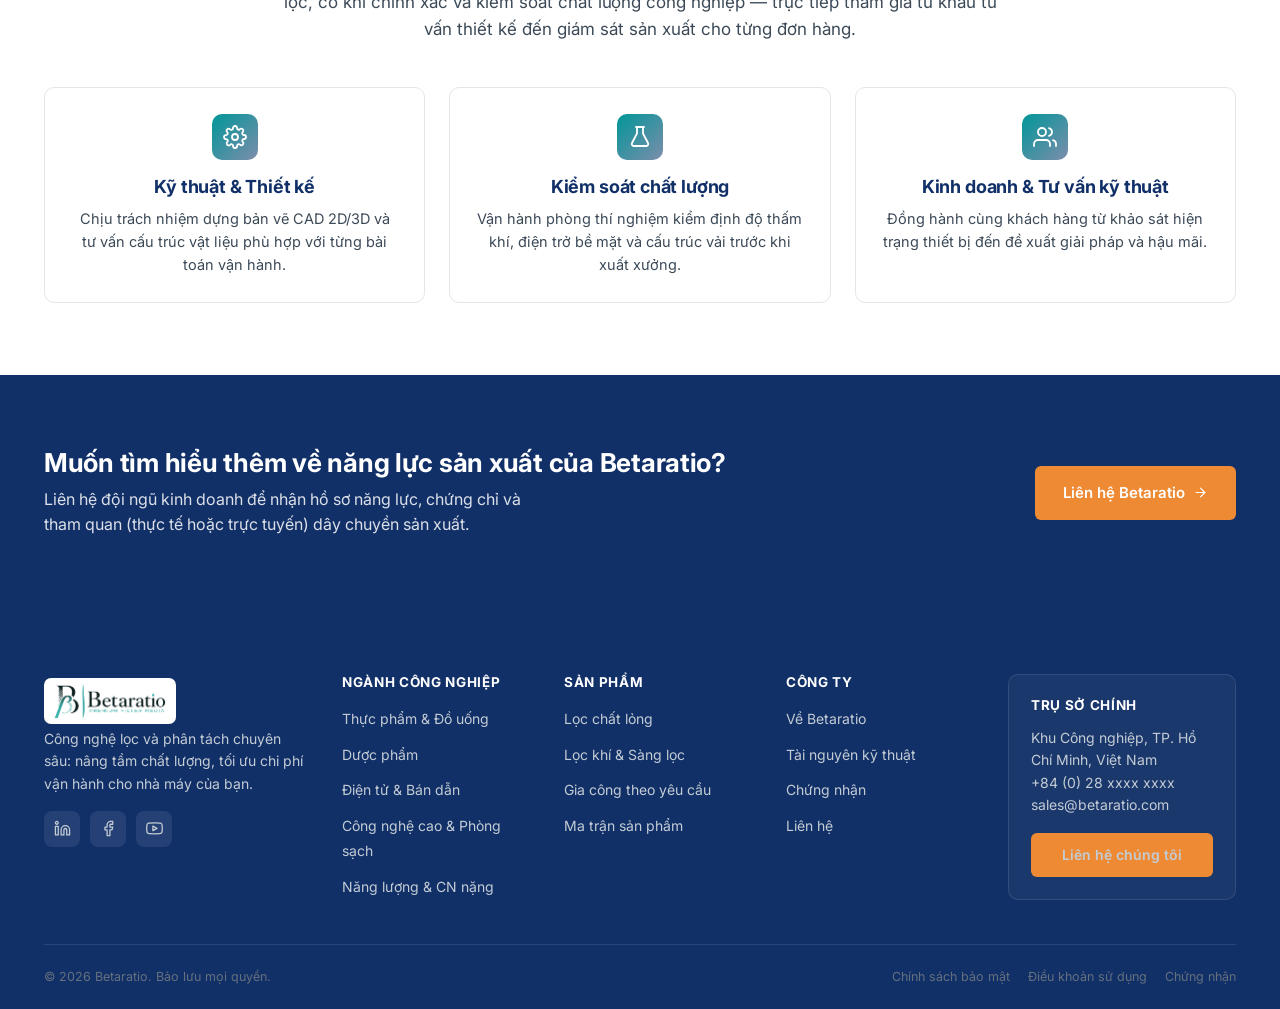
<file: about.html>
<!doctype html>
<html lang="vi">
<head>
<meta charset="UTF-8">
<meta name="viewport" content="width=device-width, initial-scale=1.0">
<title>Về Betaratio | Betaratio</title>
<meta name="description" content="Betaratio — công ty công nghệ lọc và phân tách công nghiệp với đội ngũ kỹ sư chuyên môn hóa cao, tập trung vào giải pháp gia công theo yêu cầu (Custom OEM/ODM).">
<link rel="canonical" href="https://your-betaratio-site.example/about.html">
<meta property="og:title" content="Về Betaratio | Betaratio">
<meta property="og:description" content="Betaratio — công ty công nghệ lọc và phân tách công nghiệp với đội ngũ kỹ sư chuyên môn hóa cao, tập trung vào giải pháp gia công theo yêu cầu (Custom OEM/ODM).">
<meta property="og:type" content="website">
<meta name="theme-color" content="#123068">
<link rel="icon" type="image/png" href="images/brand/logo-icon.png">
<link rel="apple-touch-icon" href="images/brand/logo-icon.png">
<link rel="preconnect" href="https://fonts.googleapis.com">
<link rel="preconnect" href="https://fonts.gstatic.com" crossorigin>
<link href="https://fonts.googleapis.com/css2?family=Inter:wght@400;500;600;700;800&display=swap" rel="stylesheet">
<link rel="stylesheet" href="css/style.css">
</head>
<body>
<header class="site-header">
  <div class="header-inner">
    <a class="brand brand-logo" href="index.html">
      <img src="images/brand/logo.jpg" alt="Betaratio — Premium Filter Media" class="brand-logo-img">
    </a>
    <nav class="main-nav">
      <ul>
        <li><a class="nav-link" href="index.html">Trang chủ</a></li>
<li class="has-mega"><a class="nav-link" href="industries.html">Ngành công nghiệp<svg class="chev" viewBox="0 0 24 24" fill="none" stroke="currentColor" stroke-width="1.8" stroke-linecap="round" stroke-linejoin="round"><polyline points="6 9 12 15 18 9"></polyline></svg></a><div class="mega mega-single"><a href="industries/food-beverage.html"><span class="ic"><svg viewBox="0 0 24 24" fill="none" stroke="currentColor" stroke-width="1.8" stroke-linecap="round" stroke-linejoin="round"><path d="M18 8h1a4 4 0 0 1 0 8h-1"></path><path d="M2 8h16v9a4 4 0 0 1-4 4H6a4 4 0 0 1-4-4V8z"></path><line x1="6" y1="1" x2="6" y2="4"></line><line x1="10" y1="1" x2="10" y2="4"></line><line x1="14" y1="1" x2="14" y2="4"></line></svg></span><span><strong>Thực phẩm & Đồ uống</strong><span>Chống nhiễm xơ sợi, đạt chuẩn tiếp xúc thực phẩm</span></span></a>
<a href="industries/pharmaceuticals.html"><span class="ic"><svg viewBox="0 0 24 24" fill="none" stroke="currentColor" stroke-width="1.8" stroke-linecap="round" stroke-linejoin="round"><polyline points="22 12 18 12 15 21 9 3 6 12 2 12"></polyline></svg></span><span><strong>Dược phẩm</strong><span>Vô trùng tuyệt đối, an toàn chống cháy nổ</span></span></a>
<a href="industries/electronics.html"><span class="ic"><svg viewBox="0 0 24 24" fill="none" stroke="currentColor" stroke-width="1.8" stroke-linecap="round" stroke-linejoin="round"><rect x="4" y="4" width="16" height="16" rx="2" ry="2"></rect><rect x="9" y="9" width="6" height="6"></rect><line x1="9" y1="1" x2="9" y2="4"></line><line x1="15" y1="1" x2="15" y2="4"></line><line x1="9" y1="20" x2="9" y2="23"></line><line x1="15" y1="20" x2="15" y2="23"></line><line x1="1" y1="9" x2="4" y2="9"></line><line x1="20" y1="9" x2="23" y2="9"></line><line x1="1" y1="15" x2="4" y2="15"></line><line x1="20" y1="15" x2="23" y2="15"></line></svg></span><span><strong>Điện tử & Bán dẫn</strong><span>Lọc siêu mịn cho nước siêu tinh khiết (UPW)</span></span></a>
<a href="industries/high-tech-cleanrooms.html"><span class="ic"><svg viewBox="0 0 24 24" fill="none" stroke="currentColor" stroke-width="1.8" stroke-linecap="round" stroke-linejoin="round"><path d="M12 22s8-4 8-10V5l-8-3-8 3v7c0 6 8 10 8 10z"></path></svg></span><span><strong>Công nghệ cao & Phòng sạch</strong><span>Kiểm soát hạt bụi, chống tĩnh điện</span></span></a>
<a href="industries/energy-heavy-industries.html"><span class="ic"><svg viewBox="0 0 24 24" fill="none" stroke="currentColor" stroke-width="1.8" stroke-linecap="round" stroke-linejoin="round"><polygon points="13 2 3 14 12 14 11 22 21 10 12 10 13 2"></polygon></svg></span><span><strong>Năng lượng & CN nặng</strong><span>Lưu lượng lớn, môi trường ăn mòn mạnh</span></span></a>
</div></li>
<li class="has-mega"><a class="nav-link" href="products/index.html">Sản phẩm<svg class="chev" viewBox="0 0 24 24" fill="none" stroke="currentColor" stroke-width="1.8" stroke-linecap="round" stroke-linejoin="round"><polyline points="6 9 12 15 18 9"></polyline></svg></a><div class="mega">
<div class="mega-title">Lọc chất lỏng</div>
<a href="products/liquid-filtration.html#cartridges"><span class="ic"><svg viewBox="0 0 24 24" fill="none" stroke="currentColor" stroke-width="1.8" stroke-linecap="round" stroke-linejoin="round"><path d="M12 2.69l5.66 5.66a8 8 0 1 1-11.31 0z"></path></svg></span><span><strong>Lõi lọc / Cột lọc</strong></span></a>
<a href="products/liquid-filtration.html#bags"><span class="ic"><svg viewBox="0 0 24 24" fill="none" stroke="currentColor" stroke-width="1.8" stroke-linecap="round" stroke-linejoin="round"><path d="M12 2.69l5.66 5.66a8 8 0 1 1-11.31 0z"></path></svg></span><span><strong>Túi lọc dung dịch lỏng</strong></span></a>
<a href="products/liquid-filtration.html#cloths"><span class="ic"><svg viewBox="0 0 24 24" fill="none" stroke="currentColor" stroke-width="1.8" stroke-linecap="round" stroke-linejoin="round"><path d="M12 2.69l5.66 5.66a8 8 0 1 1-11.31 0z"></path></svg></span><span><strong>Vải lọc máy công nghiệp</strong></span></a>
<a href="products/liquid-filtration.html#vessels"><span class="ic"><svg viewBox="0 0 24 24" fill="none" stroke="currentColor" stroke-width="1.8" stroke-linecap="round" stroke-linejoin="round"><path d="M12 2.69l5.66 5.66a8 8 0 1 1-11.31 0z"></path></svg></span><span><strong>Bình lọc chất lỏng</strong></span></a>

<div class="mega-title">Lọc khí &amp; Sàng lọc</div>
<a href="products/gas-separation.html#fluidbed"><span class="ic"><svg viewBox="0 0 24 24" fill="none" stroke="currentColor" stroke-width="1.8" stroke-linecap="round" stroke-linejoin="round"><path d="M9.59 4.59A2 2 0 1 1 11 8H2m10.59 11.41A2 2 0 1 0 14 16H2m15.73-8.27A2.5 2.5 0 1 1 19.5 12H2"></path></svg></span><span><strong>Túi sấy tầng sôi</strong></span></a>
<a href="products/gas-separation.html#collector"><span class="ic"><svg viewBox="0 0 24 24" fill="none" stroke="currentColor" stroke-width="1.8" stroke-linecap="round" stroke-linejoin="round"><path d="M9.59 4.59A2 2 0 1 1 11 8H2m10.59 11.41A2 2 0 1 0 14 16H2m15.73-8.27A2.5 2.5 0 1 1 19.5 12H2"></path></svg></span><span><strong>Túi lọc bụi / thu hồi bột mịn</strong></span></a>
<a href="products/gas-separation.html#vent"><span class="ic"><svg viewBox="0 0 24 24" fill="none" stroke="currentColor" stroke-width="1.8" stroke-linecap="round" stroke-linejoin="round"><path d="M9.59 4.59A2 2 0 1 1 11 8H2m10.59 11.41A2 2 0 1 0 14 16H2m15.73-8.27A2.5 2.5 0 1 1 19.5 12H2"></path></svg></span><span><strong>Túi thông áp bồn chứa</strong></span></a>
<a href="products/gas-separation.html#connector"><span class="ic"><svg viewBox="0 0 24 24" fill="none" stroke="currentColor" stroke-width="1.8" stroke-linecap="round" stroke-linejoin="round"><path d="M9.59 4.59A2 2 0 1 1 11 8H2m10.59 11.41A2 2 0 1 0 14 16H2m15.73-8.27A2.5 2.5 0 1 1 19.5 12H2"></path></svg></span><span><strong>Khớp nối mềm bằng vải</strong></span></a>

</div></li>
<li><a class="nav-link" href="custom-oem.html">Gia công theo yêu cầu</a></li>
<li><a class="nav-link" href="resources.html">Tài nguyên kỹ thuật</a></li>
<li><a class="nav-link active" href="about.html">Về Betaratio</a></li>

      </ul>
    </nav>
    <div class="header-cta">
      <div class="utility-row">
        <a class="utility-btn" href="tel:+84(0)28xxxxxxxx" aria-label="Gọi điện thoại" title="+84 (0) 28 xxxx xxxx"><svg viewBox="0 0 24 24" fill="none" stroke="currentColor" stroke-width="1.8" stroke-linecap="round" stroke-linejoin="round"><path d="M22 16.92v3a2 2 0 0 1-2.18 2 19.79 19.79 0 0 1-8.63-3.07 19.5 19.5 0 0 1-6-6 19.79 19.79 0 0 1-3.07-8.67A2 2 0 0 1 4.11 2h3a2 2 0 0 1 2 1.72c.127.96.361 1.903.7 2.81a2 2 0 0 1-.45 2.11L8.09 9.91a16 16 0 0 0 6 6l1.27-1.27a2 2 0 0 1 2.11-.45c.907.339 1.85.573 2.81.7A2 2 0 0 1 22 16.92z"></path></svg></a>
        <a class="utility-btn" href="contact.html" aria-label="Gửi yêu cầu báo giá" title="Yêu cầu báo giá"><svg viewBox="0 0 24 24" fill="none" stroke="currentColor" stroke-width="1.8" stroke-linecap="round" stroke-linejoin="round"><path d="M4 4h16c1.1 0 2 .9 2 2v12c0 1.1-.9 2-2 2H4c-1.1 0-2-.9-2-2V6c0-1.1.9-2 2-2z"></path><polyline points="22,6 12,13 2,6"></polyline></svg></a>
      </div>
      <a href="contact.html" class="btn btn-primary btn-sm">Yêu cầu báo giá</a>
      <button class="nav-toggle" aria-label="Mở menu"><svg viewBox="0 0 24 24" fill="none" stroke="currentColor" stroke-width="1.8" stroke-linecap="round" stroke-linejoin="round"><line x1="3" y1="12" x2="21" y2="12"></line><line x1="3" y1="6" x2="21" y2="6"></line><line x1="3" y1="18" x2="21" y2="18"></line></svg></button>
    </div>
  </div>
</header>
<div class="nav-overlay"></div>

<section class="page-hero">
  <div class="container">
    <div class="breadcrumb"><a href="index.html">Trang chủ</a><span class="sep">/</span><span>Về Betaratio</span></div>
    <div class="eyebrow">About Betaratio</div>
    <h1>Đội ngũ kỹ thuật chuyên sâu, đồng hành cùng nhà máy của bạn</h1>
    <p class="lead">Betaratio là công ty công nghệ lọc và phân tách công nghiệp, quy tụ đội ngũ kỹ sư chuyên môn hóa cao, tập trung vào giải pháp gia công theo yêu cầu (Custom OEM/ODM) thay vì chỉ phân phối sản phẩm có sẵn.</p>
  </div>
</section>

<section>
  <div class="container">
    <div class="grid grid-2">
      <div class="card" style="padding:32px">
        <span class="ic-badge"><svg viewBox="0 0 24 24" fill="none" stroke="currentColor" stroke-width="1.8" stroke-linecap="round" stroke-linejoin="round"><circle cx="12" cy="12" r="10"></circle><circle cx="12" cy="12" r="6"></circle><circle cx="12" cy="12" r="2"></circle></svg></span>
        <h3>Sứ mệnh</h3>
        <p>Mang đến giải pháp lọc &amp; phân tách vừa vặn tuyệt đối cho từng thiết bị nhà máy — giúp khách hàng nâng tầm chất lượng sản phẩm và tối ưu chi phí vận hành dài hạn.</p>
      </div>
      <div class="card" style="padding:32px">
        <span class="ic-badge"><svg viewBox="0 0 24 24" fill="none" stroke="currentColor" stroke-width="1.8" stroke-linecap="round" stroke-linejoin="round"><path d="M1 12s4-8 11-8 11 8 11 8-4 8-11 8-11-8-11-8z"></path><circle cx="12" cy="12" r="3"></circle></svg></span>
        <h3>Tầm nhìn</h3>
        <p>Trở thành đối tác kỹ thuật lọc &amp; phân tách được tin cậy hàng đầu cho các ngành công nghiệp yêu cầu khắt khe về vệ sinh, an toàn và hiệu suất tại Việt Nam.</p>
      </div>
    </div>
  </div>
</section>

<section class="section-alt">
  <div class="container">
    <div class="section-head center">
      <div class="eyebrow">Triết lý hoạt động</div>
      <h2>Điều làm nên khác biệt của Betaratio</h2>
    </div>
    <div class="grid grid-4">
      <div class="card">
        <span class="ic-badge"><svg viewBox="0 0 24 24" fill="none" stroke="currentColor" stroke-width="1.8" stroke-linecap="round" stroke-linejoin="round"><polygon points="12 2 2 7 12 12 22 7 12 2"></polygon><polyline points="2 17 12 22 22 17"></polyline><polyline points="2 12 12 17 22 12"></polyline></svg></span>
        <h3>Lấy giải pháp ngành làm trung tâm</h3>
        <p>Ưu tiên thấu hiểu bài toán vận hành của từng ngành trước khi đề xuất sản phẩm cụ thể.</p>
      </div>
      <div class="card">
        <span class="ic-badge"><svg viewBox="0 0 24 24" fill="none" stroke="currentColor" stroke-width="1.8" stroke-linecap="round" stroke-linejoin="round"><rect x="3" y="3" width="7" height="7"></rect><rect x="14" y="3" width="7" height="7"></rect><rect x="14" y="14" width="7" height="7"></rect><rect x="3" y="14" width="7" height="7"></rect></svg></span>
        <h3>Cấu trúc sản phẩm đa chiều</h3>
        <p>Tìm kiếm theo nhóm kỹ thuật hoặc theo chức năng lọc — tách rắn–lỏng hay tách rắn–khí.</p>
      </div>
      <div class="card">
        <span class="ic-badge"><svg viewBox="0 0 24 24" fill="none" stroke="currentColor" stroke-width="1.8" stroke-linecap="round" stroke-linejoin="round"><circle cx="12" cy="12" r="3"></circle><path d="M19.4 15a1.65 1.65 0 0 0 .33 1.82l.06.06a2 2 0 1 1-2.83 2.83l-.06-.06a1.65 1.65 0 0 0-1.82-.33 1.65 1.65 0 0 0-1 1.51V21a2 2 0 0 1-4 0v-.09A1.65 1.65 0 0 0 9 19.4a1.65 1.65 0 0 0-1.82.33l-.06.06a2 2 0 1 1-2.83-2.83l.06-.06a1.65 1.65 0 0 0 .33-1.82 1.65 1.65 0 0 0-1.51-1H3a2 2 0 0 1 0-4h.09A1.65 1.65 0 0 0 4.6 9a1.65 1.65 0 0 0-.33-1.82l-.06-.06a2 2 0 1 1 2.83-2.83l.06.06a1.65 1.65 0 0 0 1.82.33H9a1.65 1.65 0 0 0 1-1.51V3a2 2 0 0 1 4 0v.09a1.65 1.65 0 0 0 1 1.51 1.65 1.65 0 0 0 1.82-.33l.06-.06a2 2 0 1 1 2.83 2.83l-.06.06a1.65 1.65 0 0 0-.33 1.82V9a1.65 1.65 0 0 0 1.51 1H21a2 2 0 0 1 0 4h-.09a1.65 1.65 0 0 0-1.51 1z"></path></svg></span>
        <h3>Kỹ thuật &amp; Tùy biến (OEM)</h3>
        <p>Thế mạnh gia công may đo theo yêu cầu, khác biệt so với nhà phân phối thương mại thông thường.</p>
      </div>
      <div class="card">
        <span class="ic-badge"><svg viewBox="0 0 24 24" fill="none" stroke="currentColor" stroke-width="1.8" stroke-linecap="round" stroke-linejoin="round"><path d="M12 22s8-4 8-10V5l-8-3-8 3v7c0 6 8 10 8 10z"></path><polyline points="9 12 11 14 15 10"></polyline></svg></span>
        <h3>Bảo chứng niềm tin kỹ thuật</h3>
        <p>Chứng nhận FDA, ISO, QCVN và phòng lab kiểm tra chất lượng nội bộ trước khi xuất xưởng.</p>
      </div>
    </div>
  </div>
</section>

<section>
  <div class="container">
    <div class="section-head center">
      <div class="eyebrow">Đội ngũ</div>
      <h2>Đội ngũ sáng lập chuyên môn hóa cao</h2>
      <p>Betaratio được vận hành bởi đội ngũ kỹ sư có nền tảng chuyên sâu trong lĩnh vực vật liệu lọc, cơ khí chính xác và kiểm soát chất lượng công nghiệp — trực tiếp tham gia từ khâu tư vấn thiết kế đến giám sát sản xuất cho từng đơn hàng.</p>
    </div>
    <div class="grid grid-3">
      <div class="card text-center">
        <span class="ic-badge" style="margin:0 auto 16px"><svg viewBox="0 0 24 24" fill="none" stroke="currentColor" stroke-width="1.8" stroke-linecap="round" stroke-linejoin="round"><circle cx="12" cy="12" r="3"></circle><path d="M19.4 15a1.65 1.65 0 0 0 .33 1.82l.06.06a2 2 0 1 1-2.83 2.83l-.06-.06a1.65 1.65 0 0 0-1.82-.33 1.65 1.65 0 0 0-1 1.51V21a2 2 0 0 1-4 0v-.09A1.65 1.65 0 0 0 9 19.4a1.65 1.65 0 0 0-1.82.33l-.06.06a2 2 0 1 1-2.83-2.83l.06-.06a1.65 1.65 0 0 0 .33-1.82 1.65 1.65 0 0 0-1.51-1H3a2 2 0 0 1 0-4h.09A1.65 1.65 0 0 0 4.6 9a1.65 1.65 0 0 0-.33-1.82l-.06-.06a2 2 0 1 1 2.83-2.83l.06.06a1.65 1.65 0 0 0 1.82.33H9a1.65 1.65 0 0 0 1-1.51V3a2 2 0 0 1 4 0v.09a1.65 1.65 0 0 0 1 1.51 1.65 1.65 0 0 0 1.82-.33l.06-.06a2 2 0 1 1 2.83 2.83l-.06.06a1.65 1.65 0 0 0-.33 1.82V9a1.65 1.65 0 0 0 1.51 1H21a2 2 0 0 1 0 4h-.09a1.65 1.65 0 0 0-1.51 1z"></path></svg></span>
        <h3>Kỹ thuật &amp; Thiết kế</h3>
        <p>Chịu trách nhiệm dựng bản vẽ CAD 2D/3D và tư vấn cấu trúc vật liệu phù hợp với từng bài toán vận hành.</p>
      </div>
      <div class="card text-center">
        <span class="ic-badge" style="margin:0 auto 16px"><svg viewBox="0 0 24 24" fill="none" stroke="currentColor" stroke-width="1.8" stroke-linecap="round" stroke-linejoin="round"><path d="M9 2v6.5L4 18a2 2 0 0 0 1.8 3h12.4a2 2 0 0 0 1.8-3l-5-9.5V2"></path><line x1="8" y1="2" x2="16" y2="2"></line></svg></span>
        <h3>Kiểm soát chất lượng</h3>
        <p>Vận hành phòng thí nghiệm kiểm định độ thấm khí, điện trở bề mặt và cấu trúc vải trước khi xuất xưởng.</p>
      </div>
      <div class="card text-center">
        <span class="ic-badge" style="margin:0 auto 16px"><svg viewBox="0 0 24 24" fill="none" stroke="currentColor" stroke-width="1.8" stroke-linecap="round" stroke-linejoin="round"><path d="M17 21v-2a4 4 0 0 0-4-4H5a4 4 0 0 0-4 4v2"></path><circle cx="9" cy="7" r="4"></circle><path d="M23 21v-2a4 4 0 0 0-3-3.87"></path><path d="M16 3.13a4 4 0 0 1 0 7.75"></path></svg></span>
        <h3>Kinh doanh &amp; Tư vấn kỹ thuật</h3>
        <p>Đồng hành cùng khách hàng từ khảo sát hiện trạng thiết bị đến đề xuất giải pháp và hậu mãi.</p>
      </div>
    </div>
  </div>
</section>

<section class="section-navy">
  <div class="container">
    <div class="cta-band" style="background:transparent;padding:0">
      <div>
        <h2>Muốn tìm hiểu thêm về năng lực sản xuất của Betaratio?</h2>
        <p>Liên hệ đội ngũ kinh doanh để nhận hồ sơ năng lực, chứng chỉ và tham quan (thực tế hoặc trực tuyến) dây chuyền sản xuất.</p>
      </div>
      <a href="contact.html" class="btn btn-primary">Liên hệ Betaratio <svg viewBox="0 0 24 24" fill="none" stroke="currentColor" stroke-width="1.8" stroke-linecap="round" stroke-linejoin="round"><line x1="5" y1="12" x2="19" y2="12"></line><polyline points="12 5 19 12 12 19"></polyline></svg></a>
    </div>
  </div>
</section>
<footer class="site-footer">
  <div class="container">
    <div class="footer-grid">
      <div class="footer-brand">
        <a class="brand brand-logo" href="index.html">
          <img src="images/brand/logo.jpg" alt="Betaratio — Premium Filter Media" class="brand-logo-img brand-logo-img-footer">
        </a>
        <p>Công nghệ lọc và phân tách chuyên sâu: nâng tầm chất lượng, tối ưu chi phí vận hành cho nhà máy của bạn.</p>
        <div class="social-row">
          <a href="#" aria-label="LinkedIn"><svg viewBox="0 0 24 24" fill="none" stroke="currentColor" stroke-width="1.8" stroke-linecap="round" stroke-linejoin="round"><path d="M16 8a6 6 0 0 1 6 6v7h-4v-7a2 2 0 0 0-2-2 2 2 0 0 0-2 2v7h-4v-7a6 6 0 0 1 6-6z"></path><rect x="2" y="9" width="4" height="12"></rect><circle cx="4" cy="4" r="2"></circle></svg></a>
          <a href="#" aria-label="Facebook"><svg viewBox="0 0 24 24" fill="none" stroke="currentColor" stroke-width="1.8" stroke-linecap="round" stroke-linejoin="round"><path d="M18 2h-3a5 5 0 0 0-5 5v3H7v4h3v8h4v-8h3l1-4h-4V7a1 1 0 0 1 1-1h3z"></path></svg></a>
          <a href="#" aria-label="YouTube"><svg viewBox="0 0 24 24" fill="none" stroke="currentColor" stroke-width="1.8" stroke-linecap="round" stroke-linejoin="round"><path d="M22.54 6.42a2.78 2.78 0 0 0-1.94-2C18.88 4 12 4 12 4s-6.88 0-8.6.46a2.78 2.78 0 0 0-1.94 2A29 29 0 0 0 1 11.75a29 29 0 0 0 .46 5.33A2.78 2.78 0 0 0 3.4 19c1.72.46 8.6.46 8.6.46s6.88 0 8.6-.46a2.78 2.78 0 0 0 1.94-2 29 29 0 0 0 .46-5.25 29 29 0 0 0-.46-5.33z"></path><polygon points="9.75 15.02 15.5 11.75 9.75 8.48 9.75 15.02"></polygon></svg></a>
        </div>
      </div>
      <div>
        <h5>Ngành công nghiệp</h5>
        <ul>
          <li><a href="industries/food-beverage.html">Thực phẩm & Đồ uống</a></li><li><a href="industries/pharmaceuticals.html">Dược phẩm</a></li><li><a href="industries/electronics.html">Điện tử & Bán dẫn</a></li><li><a href="industries/high-tech-cleanrooms.html">Công nghệ cao & Phòng sạch</a></li><li><a href="industries/energy-heavy-industries.html">Năng lượng & CN nặng</a></li>
        </ul>
      </div>
      <div>
        <h5>Sản phẩm</h5>
        <ul>
          <li><a href="products/liquid-filtration.html">Lọc chất lỏng</a></li>
          <li><a href="products/gas-separation.html">Lọc khí &amp; Sàng lọc</a></li>
          <li><a href="custom-oem.html">Gia công theo yêu cầu</a></li>
          <li><a href="products/index.html">Ma trận sản phẩm</a></li>
        </ul>
      </div>
      <div>
        <h5>Công ty</h5>
        <ul>
          <li><a href="about.html">Về Betaratio</a></li>
          <li><a href="resources.html">Tài nguyên kỹ thuật</a></li>
          <li><a href="resources.html#certifications">Chứng nhận</a></li>
          <li><a href="contact.html">Liên hệ</a></li>
        </ul>
      </div>
      <div class="footer-hq">
        <h5>Trụ sở chính</h5>
        <address>
          Khu Công nghiệp, TP. Hồ Chí Minh, Việt Nam<br>
          <a href="tel:+84(0)28xxxxxxxx">+84 (0) 28 xxxx xxxx</a><br>
          <a href="mailto:sales@betaratio.com">sales@betaratio.com</a>
        </address>
        <a href="contact.html" class="btn btn-primary btn-sm">Liên hệ chúng tôi</a>
      </div>
    </div>
    <div class="footer-bottom">
      <span>© <span data-year></span> Betaratio. Bảo lưu mọi quyền.</span>
      <div class="legal-links">
        <a href="#">Chính sách bảo mật</a>
        <a href="#">Điều khoản sử dụng</a>
        <a href="resources.html#certifications">Chứng nhận</a>
      </div>
    </div>
  </div>
</footer>
<script src="js/main.js"></script>
</body>
</html>
</file>
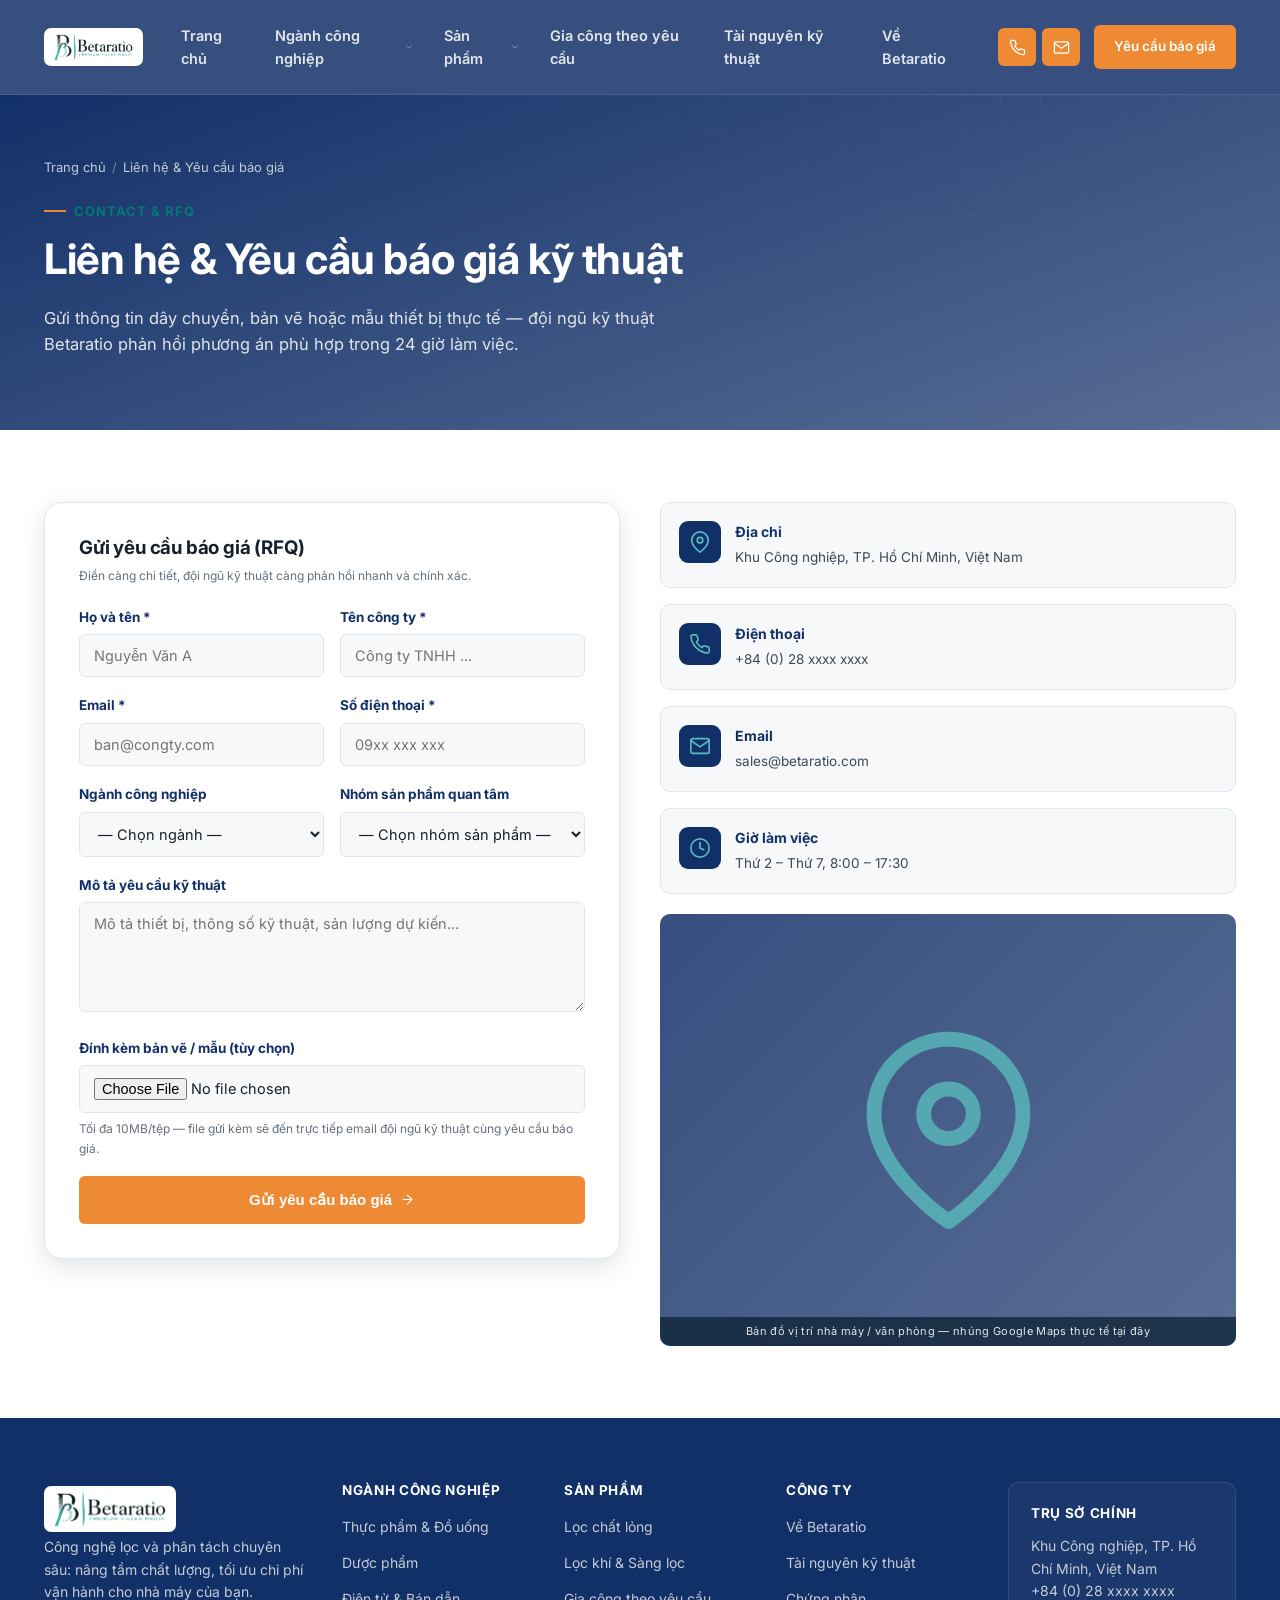
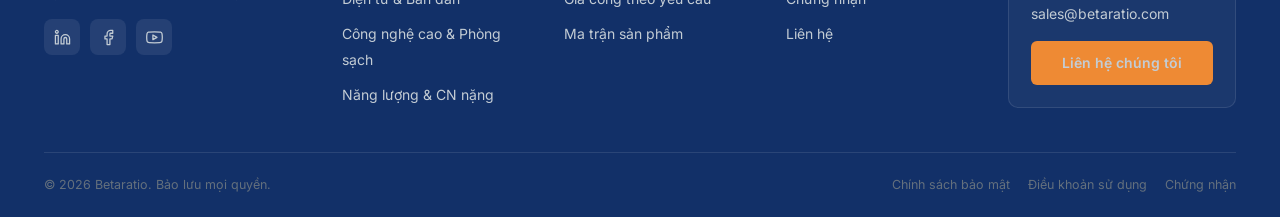
<file: contact.html>
<!doctype html>
<html lang="vi">
<head>
<meta charset="UTF-8">
<meta name="viewport" content="width=device-width, initial-scale=1.0">
<title>Liên hệ & Yêu cầu báo giá | Betaratio</title>
<meta name="description" content="Liên hệ Betaratio để nhận tư vấn kỹ thuật và báo giá cho giải pháp lọc & phân tách công nghiệp — phản hồi trong 24 giờ làm việc.">
<link rel="canonical" href="https://your-betaratio-site.example/contact.html">
<meta property="og:title" content="Liên hệ & Yêu cầu báo giá | Betaratio">
<meta property="og:description" content="Liên hệ Betaratio để nhận tư vấn kỹ thuật và báo giá cho giải pháp lọc & phân tách công nghiệp — phản hồi trong 24 giờ làm việc.">
<meta property="og:type" content="website">
<meta name="theme-color" content="#123068">
<link rel="icon" type="image/png" href="images/brand/logo-icon.png">
<link rel="apple-touch-icon" href="images/brand/logo-icon.png">
<link rel="preconnect" href="https://fonts.googleapis.com">
<link rel="preconnect" href="https://fonts.gstatic.com" crossorigin>
<link href="https://fonts.googleapis.com/css2?family=Inter:wght@400;500;600;700;800&display=swap" rel="stylesheet">
<link rel="stylesheet" href="css/style.css">
</head>
<body>
<header class="site-header">
  <div class="header-inner">
    <a class="brand brand-logo" href="index.html">
      <img src="images/brand/logo.jpg" alt="Betaratio — Premium Filter Media" class="brand-logo-img">
    </a>
    <nav class="main-nav">
      <ul>
        <li><a class="nav-link" href="index.html">Trang chủ</a></li>
<li class="has-mega"><a class="nav-link" href="industries.html">Ngành công nghiệp<svg class="chev" viewBox="0 0 24 24" fill="none" stroke="currentColor" stroke-width="1.8" stroke-linecap="round" stroke-linejoin="round"><polyline points="6 9 12 15 18 9"></polyline></svg></a><div class="mega mega-single"><a href="industries/food-beverage.html"><span class="ic"><svg viewBox="0 0 24 24" fill="none" stroke="currentColor" stroke-width="1.8" stroke-linecap="round" stroke-linejoin="round"><path d="M18 8h1a4 4 0 0 1 0 8h-1"></path><path d="M2 8h16v9a4 4 0 0 1-4 4H6a4 4 0 0 1-4-4V8z"></path><line x1="6" y1="1" x2="6" y2="4"></line><line x1="10" y1="1" x2="10" y2="4"></line><line x1="14" y1="1" x2="14" y2="4"></line></svg></span><span><strong>Thực phẩm & Đồ uống</strong><span>Chống nhiễm xơ sợi, đạt chuẩn tiếp xúc thực phẩm</span></span></a>
<a href="industries/pharmaceuticals.html"><span class="ic"><svg viewBox="0 0 24 24" fill="none" stroke="currentColor" stroke-width="1.8" stroke-linecap="round" stroke-linejoin="round"><polyline points="22 12 18 12 15 21 9 3 6 12 2 12"></polyline></svg></span><span><strong>Dược phẩm</strong><span>Vô trùng tuyệt đối, an toàn chống cháy nổ</span></span></a>
<a href="industries/electronics.html"><span class="ic"><svg viewBox="0 0 24 24" fill="none" stroke="currentColor" stroke-width="1.8" stroke-linecap="round" stroke-linejoin="round"><rect x="4" y="4" width="16" height="16" rx="2" ry="2"></rect><rect x="9" y="9" width="6" height="6"></rect><line x1="9" y1="1" x2="9" y2="4"></line><line x1="15" y1="1" x2="15" y2="4"></line><line x1="9" y1="20" x2="9" y2="23"></line><line x1="15" y1="20" x2="15" y2="23"></line><line x1="1" y1="9" x2="4" y2="9"></line><line x1="20" y1="9" x2="23" y2="9"></line><line x1="1" y1="15" x2="4" y2="15"></line><line x1="20" y1="15" x2="23" y2="15"></line></svg></span><span><strong>Điện tử & Bán dẫn</strong><span>Lọc siêu mịn cho nước siêu tinh khiết (UPW)</span></span></a>
<a href="industries/high-tech-cleanrooms.html"><span class="ic"><svg viewBox="0 0 24 24" fill="none" stroke="currentColor" stroke-width="1.8" stroke-linecap="round" stroke-linejoin="round"><path d="M12 22s8-4 8-10V5l-8-3-8 3v7c0 6 8 10 8 10z"></path></svg></span><span><strong>Công nghệ cao & Phòng sạch</strong><span>Kiểm soát hạt bụi, chống tĩnh điện</span></span></a>
<a href="industries/energy-heavy-industries.html"><span class="ic"><svg viewBox="0 0 24 24" fill="none" stroke="currentColor" stroke-width="1.8" stroke-linecap="round" stroke-linejoin="round"><polygon points="13 2 3 14 12 14 11 22 21 10 12 10 13 2"></polygon></svg></span><span><strong>Năng lượng & CN nặng</strong><span>Lưu lượng lớn, môi trường ăn mòn mạnh</span></span></a>
</div></li>
<li class="has-mega"><a class="nav-link" href="products/index.html">Sản phẩm<svg class="chev" viewBox="0 0 24 24" fill="none" stroke="currentColor" stroke-width="1.8" stroke-linecap="round" stroke-linejoin="round"><polyline points="6 9 12 15 18 9"></polyline></svg></a><div class="mega">
<div class="mega-title">Lọc chất lỏng</div>
<a href="products/liquid-filtration.html#cartridges"><span class="ic"><svg viewBox="0 0 24 24" fill="none" stroke="currentColor" stroke-width="1.8" stroke-linecap="round" stroke-linejoin="round"><path d="M12 2.69l5.66 5.66a8 8 0 1 1-11.31 0z"></path></svg></span><span><strong>Lõi lọc / Cột lọc</strong></span></a>
<a href="products/liquid-filtration.html#bags"><span class="ic"><svg viewBox="0 0 24 24" fill="none" stroke="currentColor" stroke-width="1.8" stroke-linecap="round" stroke-linejoin="round"><path d="M12 2.69l5.66 5.66a8 8 0 1 1-11.31 0z"></path></svg></span><span><strong>Túi lọc dung dịch lỏng</strong></span></a>
<a href="products/liquid-filtration.html#cloths"><span class="ic"><svg viewBox="0 0 24 24" fill="none" stroke="currentColor" stroke-width="1.8" stroke-linecap="round" stroke-linejoin="round"><path d="M12 2.69l5.66 5.66a8 8 0 1 1-11.31 0z"></path></svg></span><span><strong>Vải lọc máy công nghiệp</strong></span></a>
<a href="products/liquid-filtration.html#vessels"><span class="ic"><svg viewBox="0 0 24 24" fill="none" stroke="currentColor" stroke-width="1.8" stroke-linecap="round" stroke-linejoin="round"><path d="M12 2.69l5.66 5.66a8 8 0 1 1-11.31 0z"></path></svg></span><span><strong>Bình lọc chất lỏng</strong></span></a>

<div class="mega-title">Lọc khí &amp; Sàng lọc</div>
<a href="products/gas-separation.html#fluidbed"><span class="ic"><svg viewBox="0 0 24 24" fill="none" stroke="currentColor" stroke-width="1.8" stroke-linecap="round" stroke-linejoin="round"><path d="M9.59 4.59A2 2 0 1 1 11 8H2m10.59 11.41A2 2 0 1 0 14 16H2m15.73-8.27A2.5 2.5 0 1 1 19.5 12H2"></path></svg></span><span><strong>Túi sấy tầng sôi</strong></span></a>
<a href="products/gas-separation.html#collector"><span class="ic"><svg viewBox="0 0 24 24" fill="none" stroke="currentColor" stroke-width="1.8" stroke-linecap="round" stroke-linejoin="round"><path d="M9.59 4.59A2 2 0 1 1 11 8H2m10.59 11.41A2 2 0 1 0 14 16H2m15.73-8.27A2.5 2.5 0 1 1 19.5 12H2"></path></svg></span><span><strong>Túi lọc bụi / thu hồi bột mịn</strong></span></a>
<a href="products/gas-separation.html#vent"><span class="ic"><svg viewBox="0 0 24 24" fill="none" stroke="currentColor" stroke-width="1.8" stroke-linecap="round" stroke-linejoin="round"><path d="M9.59 4.59A2 2 0 1 1 11 8H2m10.59 11.41A2 2 0 1 0 14 16H2m15.73-8.27A2.5 2.5 0 1 1 19.5 12H2"></path></svg></span><span><strong>Túi thông áp bồn chứa</strong></span></a>
<a href="products/gas-separation.html#connector"><span class="ic"><svg viewBox="0 0 24 24" fill="none" stroke="currentColor" stroke-width="1.8" stroke-linecap="round" stroke-linejoin="round"><path d="M9.59 4.59A2 2 0 1 1 11 8H2m10.59 11.41A2 2 0 1 0 14 16H2m15.73-8.27A2.5 2.5 0 1 1 19.5 12H2"></path></svg></span><span><strong>Khớp nối mềm bằng vải</strong></span></a>

</div></li>
<li><a class="nav-link" href="custom-oem.html">Gia công theo yêu cầu</a></li>
<li><a class="nav-link" href="resources.html">Tài nguyên kỹ thuật</a></li>
<li><a class="nav-link" href="about.html">Về Betaratio</a></li>

      </ul>
    </nav>
    <div class="header-cta">
      <div class="utility-row">
        <a class="utility-btn" href="tel:+84(0)28xxxxxxxx" aria-label="Gọi điện thoại" title="+84 (0) 28 xxxx xxxx"><svg viewBox="0 0 24 24" fill="none" stroke="currentColor" stroke-width="1.8" stroke-linecap="round" stroke-linejoin="round"><path d="M22 16.92v3a2 2 0 0 1-2.18 2 19.79 19.79 0 0 1-8.63-3.07 19.5 19.5 0 0 1-6-6 19.79 19.79 0 0 1-3.07-8.67A2 2 0 0 1 4.11 2h3a2 2 0 0 1 2 1.72c.127.96.361 1.903.7 2.81a2 2 0 0 1-.45 2.11L8.09 9.91a16 16 0 0 0 6 6l1.27-1.27a2 2 0 0 1 2.11-.45c.907.339 1.85.573 2.81.7A2 2 0 0 1 22 16.92z"></path></svg></a>
        <a class="utility-btn" href="contact.html" aria-label="Gửi yêu cầu báo giá" title="Yêu cầu báo giá"><svg viewBox="0 0 24 24" fill="none" stroke="currentColor" stroke-width="1.8" stroke-linecap="round" stroke-linejoin="round"><path d="M4 4h16c1.1 0 2 .9 2 2v12c0 1.1-.9 2-2 2H4c-1.1 0-2-.9-2-2V6c0-1.1.9-2 2-2z"></path><polyline points="22,6 12,13 2,6"></polyline></svg></a>
      </div>
      <a href="contact.html" class="btn btn-primary btn-sm">Yêu cầu báo giá</a>
      <button class="nav-toggle" aria-label="Mở menu"><svg viewBox="0 0 24 24" fill="none" stroke="currentColor" stroke-width="1.8" stroke-linecap="round" stroke-linejoin="round"><line x1="3" y1="12" x2="21" y2="12"></line><line x1="3" y1="6" x2="21" y2="6"></line><line x1="3" y1="18" x2="21" y2="18"></line></svg></button>
    </div>
  </div>
</header>
<div class="nav-overlay"></div>

<section class="page-hero">
  <div class="container">
    <div class="breadcrumb"><a href="index.html">Trang chủ</a><span class="sep">/</span><span>Liên hệ &amp; Yêu cầu báo giá</span></div>
    <div class="eyebrow">Contact &amp; RFQ</div>
    <h1>Liên hệ &amp; Yêu cầu báo giá kỹ thuật</h1>
    <p class="lead">Gửi thông tin dây chuyền, bản vẽ hoặc mẫu thiết bị thực tế — đội ngũ kỹ thuật Betaratio phản hồi phương án phù hợp trong 24 giờ làm việc.</p>
  </div>
</section>

<section>
  <div class="container">
    <div class="grid grid-2" style="align-items:start; gap:40px">
      <div class="form-card">
        <h3 style="margin-bottom:6px">Gửi yêu cầu báo giá (RFQ)</h3>
        <p class="field-note" style="margin-bottom:22px">Điền càng chi tiết, đội ngũ kỹ thuật càng phản hồi nhanh và chính xác.</p>
        <form data-rfq-form action="https://formspree.io/f/maeyjzpg" method="POST">
          <input type="hidden" name="_subject" value="Yêu cầu báo giá (RFQ) — Website Betaratio">
          <div class="form-row">
            <div class="field"><label>Họ và tên *</label><input type="text" name="name" required placeholder="Nguyễn Văn A"></div>
            <div class="field"><label>Tên công ty *</label><input type="text" name="company" required placeholder="Công ty TNHH ..."></div>
          </div>
          <div class="form-row">
            <div class="field"><label>Email *</label><input type="email" name="email" required placeholder="ban@congty.com"></div>
            <div class="field"><label>Số điện thoại *</label><input type="tel" name="phone" required placeholder="09xx xxx xxx"></div>
          </div>
          <div class="form-row">
            <div class="field">
              <label>Ngành công nghiệp</label>
              <select name="industry">
                <option value="">— Chọn ngành —</option>
                <option value="food-beverage">Thực phẩm & Đồ uống</option><option value="pharmaceuticals">Dược phẩm</option><option value="electronics">Điện tử & Linh kiện bán dẫn</option><option value="high-tech-cleanrooms">Công nghệ cao & Phòng sạch</option><option value="energy-heavy-industries">Năng lượng & Công nghiệp nặng</option>
                <option value="other">Khác</option>
              </select>
            </div>
            <div class="field">
              <label>Nhóm sản phẩm quan tâm</label>
              <select name="product_group">
                <option value="">— Chọn nhóm sản phẩm —</option>
                <option value="cartridge">Lõi lọc / Cột lọc</option>
                <option value="bag">Túi lọc dung dịch lỏng</option>
                <option value="cloth">Vải lọc máy công nghiệp</option>
                <option value="vessel">Bình lọc chất lỏng</option>
                <option value="fluidbed">Túi sấy tầng sôi</option>
                <option value="collector">Túi lọc bụi / thu hồi bột mịn</option>
                <option value="vent">Túi thông áp bồn chứa</option>
                <option value="connector">Khớp nối mềm bằng vải</option>
                <option value="oem">Gia công theo yêu cầu (Custom OEM)</option>
              </select>
            </div>
          </div>
          <div class="field">
            <label>Mô tả yêu cầu kỹ thuật</label>
            <textarea name="message" placeholder="Mô tả thiết bị, thông số kỹ thuật, sản lượng dự kiến..."></textarea>
          </div>
          <div class="field">
            <label>Đính kèm bản vẽ / mẫu (tùy chọn)</label>
            <input type="file" name="attachment">
            <p class="field-note">Tối đa 10MB/tệp — file gửi kèm sẽ đến trực tiếp email đội ngũ kỹ thuật cùng yêu cầu báo giá.</p>
          </div>
          <button type="submit" class="btn btn-primary btn-block" data-rfq-submit>Gửi yêu cầu báo giá <svg viewBox="0 0 24 24" fill="none" stroke="currentColor" stroke-width="1.8" stroke-linecap="round" stroke-linejoin="round"><line x1="5" y1="12" x2="19" y2="12"></line><polyline points="12 5 19 12 12 19"></polyline></svg></button>
          <p data-form-note style="display:none;margin-top:14px;padding:12px 14px;border-radius:8px;font-size:13.5px;font-weight:600"></p>
        </form>
      </div>

      <div>
        <div class="contact-info">
          <div class="info-card">
            <span class="ic"><svg viewBox="0 0 24 24" fill="none" stroke="currentColor" stroke-width="1.8" stroke-linecap="round" stroke-linejoin="round"><path d="M21 10c0 7-9 13-9 13s-9-6-9-13a9 9 0 0 1 18 0z"></path><circle cx="12" cy="10" r="3"></circle></svg></span>
            <div><strong>Địa chỉ</strong><span>Khu Công nghiệp, TP. Hồ Chí Minh, Việt Nam</span></div>
          </div>
          <div class="info-card">
            <span class="ic"><svg viewBox="0 0 24 24" fill="none" stroke="currentColor" stroke-width="1.8" stroke-linecap="round" stroke-linejoin="round"><path d="M22 16.92v3a2 2 0 0 1-2.18 2 19.79 19.79 0 0 1-8.63-3.07 19.5 19.5 0 0 1-6-6 19.79 19.79 0 0 1-3.07-8.67A2 2 0 0 1 4.11 2h3a2 2 0 0 1 2 1.72c.127.96.361 1.903.7 2.81a2 2 0 0 1-.45 2.11L8.09 9.91a16 16 0 0 0 6 6l1.27-1.27a2 2 0 0 1 2.11-.45c.907.339 1.85.573 2.81.7A2 2 0 0 1 22 16.92z"></path></svg></span>
            <div><strong>Điện thoại</strong><span><a href="tel:+84(0)28xxxxxxxx">+84 (0) 28 xxxx xxxx</a></span></div>
          </div>
          <div class="info-card">
            <span class="ic"><svg viewBox="0 0 24 24" fill="none" stroke="currentColor" stroke-width="1.8" stroke-linecap="round" stroke-linejoin="round"><path d="M4 4h16c1.1 0 2 .9 2 2v12c0 1.1-.9 2-2 2H4c-1.1 0-2-.9-2-2V6c0-1.1.9-2 2-2z"></path><polyline points="22,6 12,13 2,6"></polyline></svg></span>
            <div><strong>Email</strong><span><a href="mailto:sales@betaratio.com">sales@betaratio.com</a></span></div>
          </div>
          <div class="info-card">
            <span class="ic"><svg viewBox="0 0 24 24" fill="none" stroke="currentColor" stroke-width="1.8" stroke-linecap="round" stroke-linejoin="round"><circle cx="12" cy="12" r="10"></circle><polyline points="12 6 12 12 16 14"></polyline></svg></span>
            <div><strong>Giờ làm việc</strong><span>Thứ 2 – Thứ 7, 8:00 – 17:30</span></div>
          </div>
        </div>
        <div class="img-frame dark" style="--ar:4/3;margin-top:20px"><svg viewBox="0 0 24 24" fill="none" stroke="currentColor" stroke-width="1.8" stroke-linecap="round" stroke-linejoin="round"><path d="M21 10c0 7-9 13-9 13s-9-6-9-13a9 9 0 0 1 18 0z"></path><circle cx="12" cy="10" r="3"></circle></svg><span class="cap">Bản đồ vị trí nhà máy / văn phòng — nhúng Google Maps thực tế tại đây</span></div>
      </div>
    </div>
  </div>
</section>
<footer class="site-footer">
  <div class="container">
    <div class="footer-grid">
      <div class="footer-brand">
        <a class="brand brand-logo" href="index.html">
          <img src="images/brand/logo.jpg" alt="Betaratio — Premium Filter Media" class="brand-logo-img brand-logo-img-footer">
        </a>
        <p>Công nghệ lọc và phân tách chuyên sâu: nâng tầm chất lượng, tối ưu chi phí vận hành cho nhà máy của bạn.</p>
        <div class="social-row">
          <a href="#" aria-label="LinkedIn"><svg viewBox="0 0 24 24" fill="none" stroke="currentColor" stroke-width="1.8" stroke-linecap="round" stroke-linejoin="round"><path d="M16 8a6 6 0 0 1 6 6v7h-4v-7a2 2 0 0 0-2-2 2 2 0 0 0-2 2v7h-4v-7a6 6 0 0 1 6-6z"></path><rect x="2" y="9" width="4" height="12"></rect><circle cx="4" cy="4" r="2"></circle></svg></a>
          <a href="#" aria-label="Facebook"><svg viewBox="0 0 24 24" fill="none" stroke="currentColor" stroke-width="1.8" stroke-linecap="round" stroke-linejoin="round"><path d="M18 2h-3a5 5 0 0 0-5 5v3H7v4h3v8h4v-8h3l1-4h-4V7a1 1 0 0 1 1-1h3z"></path></svg></a>
          <a href="#" aria-label="YouTube"><svg viewBox="0 0 24 24" fill="none" stroke="currentColor" stroke-width="1.8" stroke-linecap="round" stroke-linejoin="round"><path d="M22.54 6.42a2.78 2.78 0 0 0-1.94-2C18.88 4 12 4 12 4s-6.88 0-8.6.46a2.78 2.78 0 0 0-1.94 2A29 29 0 0 0 1 11.75a29 29 0 0 0 .46 5.33A2.78 2.78 0 0 0 3.4 19c1.72.46 8.6.46 8.6.46s6.88 0 8.6-.46a2.78 2.78 0 0 0 1.94-2 29 29 0 0 0 .46-5.25 29 29 0 0 0-.46-5.33z"></path><polygon points="9.75 15.02 15.5 11.75 9.75 8.48 9.75 15.02"></polygon></svg></a>
        </div>
      </div>
      <div>
        <h5>Ngành công nghiệp</h5>
        <ul>
          <li><a href="industries/food-beverage.html">Thực phẩm & Đồ uống</a></li><li><a href="industries/pharmaceuticals.html">Dược phẩm</a></li><li><a href="industries/electronics.html">Điện tử & Bán dẫn</a></li><li><a href="industries/high-tech-cleanrooms.html">Công nghệ cao & Phòng sạch</a></li><li><a href="industries/energy-heavy-industries.html">Năng lượng & CN nặng</a></li>
        </ul>
      </div>
      <div>
        <h5>Sản phẩm</h5>
        <ul>
          <li><a href="products/liquid-filtration.html">Lọc chất lỏng</a></li>
          <li><a href="products/gas-separation.html">Lọc khí &amp; Sàng lọc</a></li>
          <li><a href="custom-oem.html">Gia công theo yêu cầu</a></li>
          <li><a href="products/index.html">Ma trận sản phẩm</a></li>
        </ul>
      </div>
      <div>
        <h5>Công ty</h5>
        <ul>
          <li><a href="about.html">Về Betaratio</a></li>
          <li><a href="resources.html">Tài nguyên kỹ thuật</a></li>
          <li><a href="resources.html#certifications">Chứng nhận</a></li>
          <li><a href="contact.html">Liên hệ</a></li>
        </ul>
      </div>
      <div class="footer-hq">
        <h5>Trụ sở chính</h5>
        <address>
          Khu Công nghiệp, TP. Hồ Chí Minh, Việt Nam<br>
          <a href="tel:+84(0)28xxxxxxxx">+84 (0) 28 xxxx xxxx</a><br>
          <a href="mailto:sales@betaratio.com">sales@betaratio.com</a>
        </address>
        <a href="contact.html" class="btn btn-primary btn-sm">Liên hệ chúng tôi</a>
      </div>
    </div>
    <div class="footer-bottom">
      <span>© <span data-year></span> Betaratio. Bảo lưu mọi quyền.</span>
      <div class="legal-links">
        <a href="#">Chính sách bảo mật</a>
        <a href="#">Điều khoản sử dụng</a>
        <a href="resources.html#certifications">Chứng nhận</a>
      </div>
    </div>
  </div>
</footer>
<script src="js/main.js"></script>
</body>
</html>
</file>
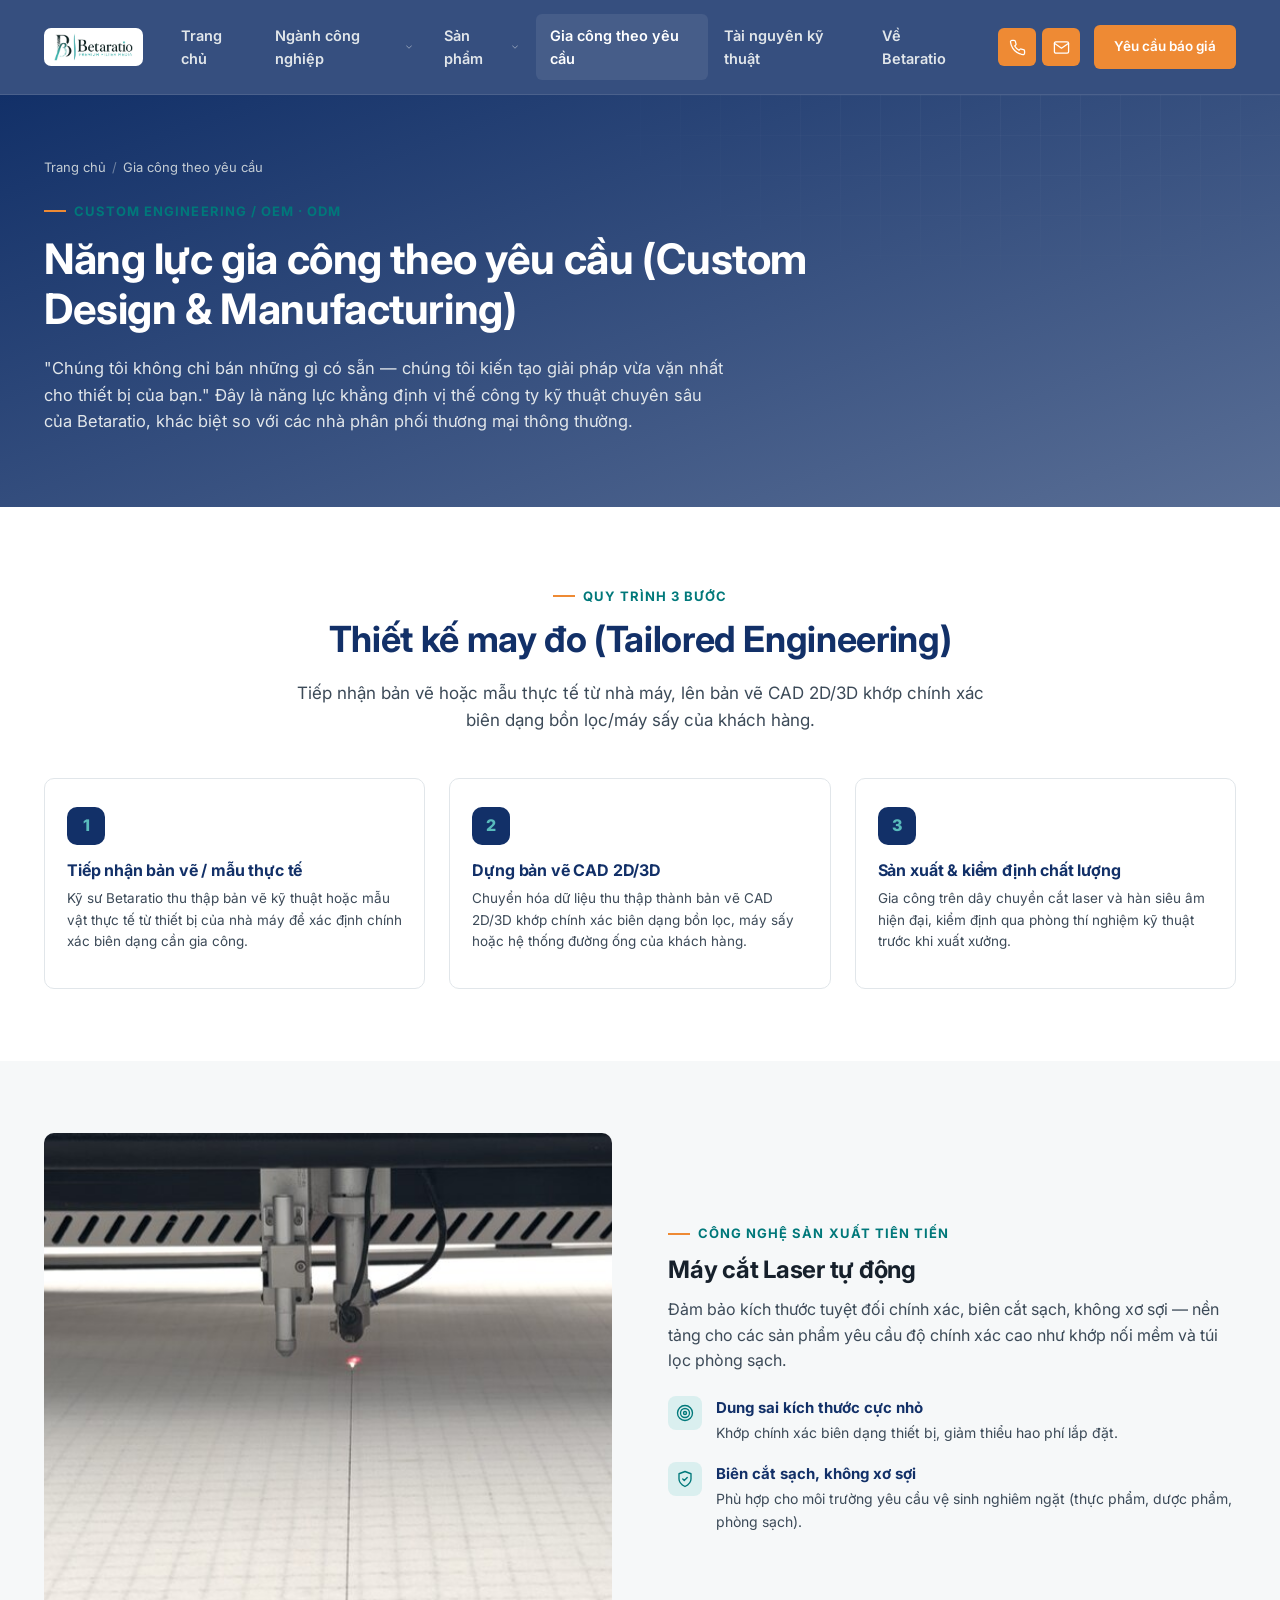
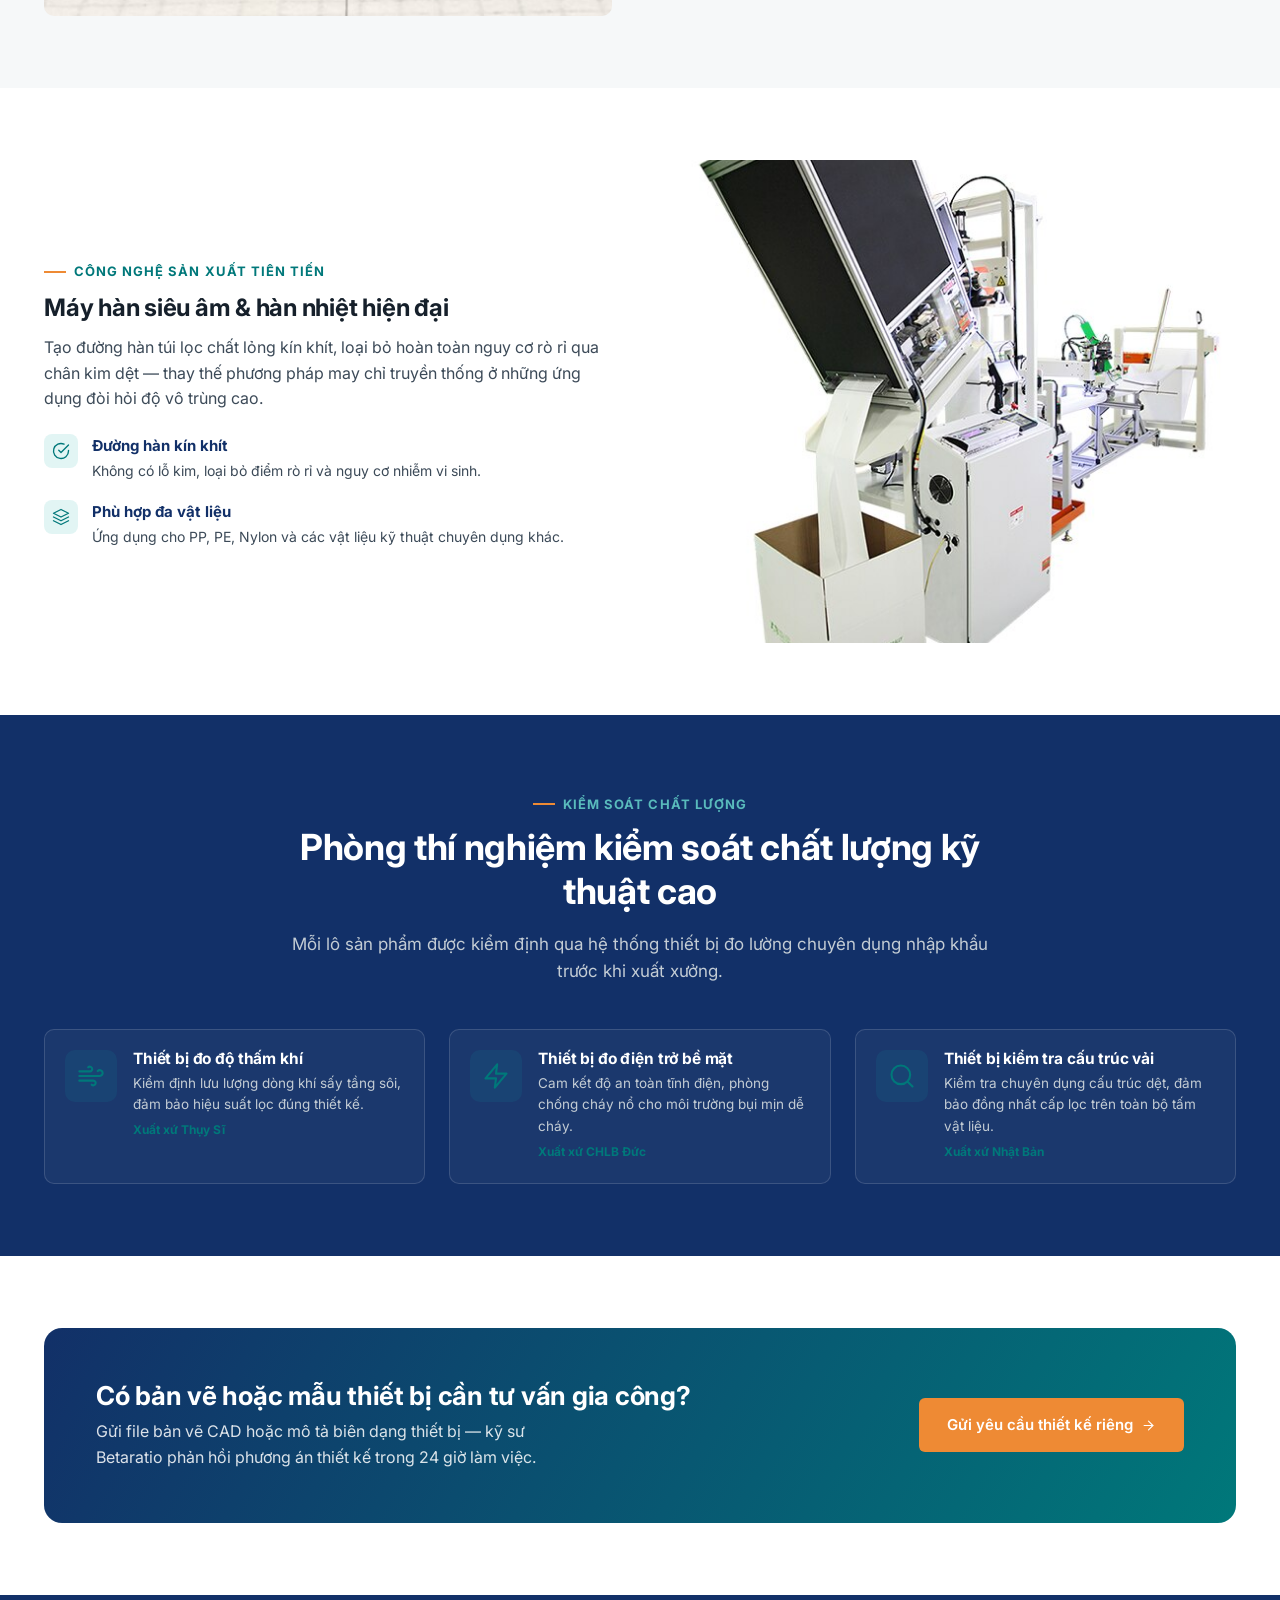
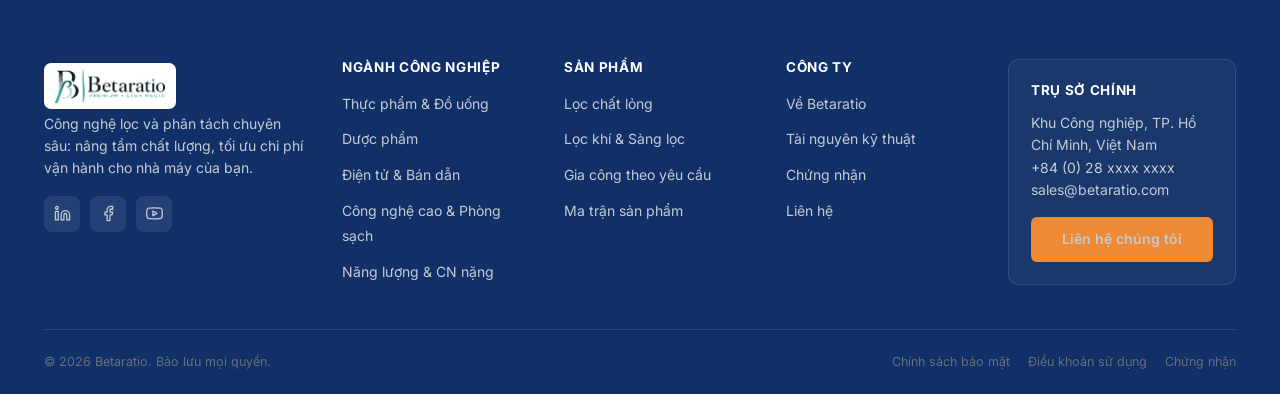
<file: custom-oem.html>
<!doctype html>
<html lang="vi">
<head>
<meta charset="UTF-8">
<meta name="viewport" content="width=device-width, initial-scale=1.0">
<title>Gia công theo yêu cầu (Custom OEM/ODM) | Betaratio</title>
<meta name="description" content="Năng lực thiết kế may đo, công nghệ cắt laser & hàn siêu âm, phòng thí nghiệm kiểm soát chất lượng kỹ thuật cao của Betaratio.">
<link rel="canonical" href="https://your-betaratio-site.example/custom-oem.html">
<meta property="og:title" content="Gia công theo yêu cầu (Custom OEM/ODM) | Betaratio">
<meta property="og:description" content="Năng lực thiết kế may đo, công nghệ cắt laser & hàn siêu âm, phòng thí nghiệm kiểm soát chất lượng kỹ thuật cao của Betaratio.">
<meta property="og:type" content="website">
<meta name="theme-color" content="#123068">
<link rel="icon" type="image/png" href="images/brand/logo-icon.png">
<link rel="apple-touch-icon" href="images/brand/logo-icon.png">
<link rel="preconnect" href="https://fonts.googleapis.com">
<link rel="preconnect" href="https://fonts.gstatic.com" crossorigin>
<link href="https://fonts.googleapis.com/css2?family=Inter:wght@400;500;600;700;800&display=swap" rel="stylesheet">
<link rel="stylesheet" href="css/style.css">
</head>
<body>
<header class="site-header">
  <div class="header-inner">
    <a class="brand brand-logo" href="index.html">
      <img src="images/brand/logo.jpg" alt="Betaratio — Premium Filter Media" class="brand-logo-img">
    </a>
    <nav class="main-nav">
      <ul>
        <li><a class="nav-link" href="index.html">Trang chủ</a></li>
<li class="has-mega"><a class="nav-link" href="industries.html">Ngành công nghiệp<svg class="chev" viewBox="0 0 24 24" fill="none" stroke="currentColor" stroke-width="1.8" stroke-linecap="round" stroke-linejoin="round"><polyline points="6 9 12 15 18 9"></polyline></svg></a><div class="mega mega-single"><a href="industries/food-beverage.html"><span class="ic"><svg viewBox="0 0 24 24" fill="none" stroke="currentColor" stroke-width="1.8" stroke-linecap="round" stroke-linejoin="round"><path d="M18 8h1a4 4 0 0 1 0 8h-1"></path><path d="M2 8h16v9a4 4 0 0 1-4 4H6a4 4 0 0 1-4-4V8z"></path><line x1="6" y1="1" x2="6" y2="4"></line><line x1="10" y1="1" x2="10" y2="4"></line><line x1="14" y1="1" x2="14" y2="4"></line></svg></span><span><strong>Thực phẩm & Đồ uống</strong><span>Chống nhiễm xơ sợi, đạt chuẩn tiếp xúc thực phẩm</span></span></a>
<a href="industries/pharmaceuticals.html"><span class="ic"><svg viewBox="0 0 24 24" fill="none" stroke="currentColor" stroke-width="1.8" stroke-linecap="round" stroke-linejoin="round"><polyline points="22 12 18 12 15 21 9 3 6 12 2 12"></polyline></svg></span><span><strong>Dược phẩm</strong><span>Vô trùng tuyệt đối, an toàn chống cháy nổ</span></span></a>
<a href="industries/electronics.html"><span class="ic"><svg viewBox="0 0 24 24" fill="none" stroke="currentColor" stroke-width="1.8" stroke-linecap="round" stroke-linejoin="round"><rect x="4" y="4" width="16" height="16" rx="2" ry="2"></rect><rect x="9" y="9" width="6" height="6"></rect><line x1="9" y1="1" x2="9" y2="4"></line><line x1="15" y1="1" x2="15" y2="4"></line><line x1="9" y1="20" x2="9" y2="23"></line><line x1="15" y1="20" x2="15" y2="23"></line><line x1="1" y1="9" x2="4" y2="9"></line><line x1="20" y1="9" x2="23" y2="9"></line><line x1="1" y1="15" x2="4" y2="15"></line><line x1="20" y1="15" x2="23" y2="15"></line></svg></span><span><strong>Điện tử & Bán dẫn</strong><span>Lọc siêu mịn cho nước siêu tinh khiết (UPW)</span></span></a>
<a href="industries/high-tech-cleanrooms.html"><span class="ic"><svg viewBox="0 0 24 24" fill="none" stroke="currentColor" stroke-width="1.8" stroke-linecap="round" stroke-linejoin="round"><path d="M12 22s8-4 8-10V5l-8-3-8 3v7c0 6 8 10 8 10z"></path></svg></span><span><strong>Công nghệ cao & Phòng sạch</strong><span>Kiểm soát hạt bụi, chống tĩnh điện</span></span></a>
<a href="industries/energy-heavy-industries.html"><span class="ic"><svg viewBox="0 0 24 24" fill="none" stroke="currentColor" stroke-width="1.8" stroke-linecap="round" stroke-linejoin="round"><polygon points="13 2 3 14 12 14 11 22 21 10 12 10 13 2"></polygon></svg></span><span><strong>Năng lượng & CN nặng</strong><span>Lưu lượng lớn, môi trường ăn mòn mạnh</span></span></a>
</div></li>
<li class="has-mega"><a class="nav-link" href="products/index.html">Sản phẩm<svg class="chev" viewBox="0 0 24 24" fill="none" stroke="currentColor" stroke-width="1.8" stroke-linecap="round" stroke-linejoin="round"><polyline points="6 9 12 15 18 9"></polyline></svg></a><div class="mega">
<div class="mega-title">Lọc chất lỏng</div>
<a href="products/liquid-filtration.html#cartridges"><span class="ic"><svg viewBox="0 0 24 24" fill="none" stroke="currentColor" stroke-width="1.8" stroke-linecap="round" stroke-linejoin="round"><path d="M12 2.69l5.66 5.66a8 8 0 1 1-11.31 0z"></path></svg></span><span><strong>Lõi lọc / Cột lọc</strong></span></a>
<a href="products/liquid-filtration.html#bags"><span class="ic"><svg viewBox="0 0 24 24" fill="none" stroke="currentColor" stroke-width="1.8" stroke-linecap="round" stroke-linejoin="round"><path d="M12 2.69l5.66 5.66a8 8 0 1 1-11.31 0z"></path></svg></span><span><strong>Túi lọc dung dịch lỏng</strong></span></a>
<a href="products/liquid-filtration.html#cloths"><span class="ic"><svg viewBox="0 0 24 24" fill="none" stroke="currentColor" stroke-width="1.8" stroke-linecap="round" stroke-linejoin="round"><path d="M12 2.69l5.66 5.66a8 8 0 1 1-11.31 0z"></path></svg></span><span><strong>Vải lọc máy công nghiệp</strong></span></a>
<a href="products/liquid-filtration.html#vessels"><span class="ic"><svg viewBox="0 0 24 24" fill="none" stroke="currentColor" stroke-width="1.8" stroke-linecap="round" stroke-linejoin="round"><path d="M12 2.69l5.66 5.66a8 8 0 1 1-11.31 0z"></path></svg></span><span><strong>Bình lọc chất lỏng</strong></span></a>

<div class="mega-title">Lọc khí &amp; Sàng lọc</div>
<a href="products/gas-separation.html#fluidbed"><span class="ic"><svg viewBox="0 0 24 24" fill="none" stroke="currentColor" stroke-width="1.8" stroke-linecap="round" stroke-linejoin="round"><path d="M9.59 4.59A2 2 0 1 1 11 8H2m10.59 11.41A2 2 0 1 0 14 16H2m15.73-8.27A2.5 2.5 0 1 1 19.5 12H2"></path></svg></span><span><strong>Túi sấy tầng sôi</strong></span></a>
<a href="products/gas-separation.html#collector"><span class="ic"><svg viewBox="0 0 24 24" fill="none" stroke="currentColor" stroke-width="1.8" stroke-linecap="round" stroke-linejoin="round"><path d="M9.59 4.59A2 2 0 1 1 11 8H2m10.59 11.41A2 2 0 1 0 14 16H2m15.73-8.27A2.5 2.5 0 1 1 19.5 12H2"></path></svg></span><span><strong>Túi lọc bụi / thu hồi bột mịn</strong></span></a>
<a href="products/gas-separation.html#vent"><span class="ic"><svg viewBox="0 0 24 24" fill="none" stroke="currentColor" stroke-width="1.8" stroke-linecap="round" stroke-linejoin="round"><path d="M9.59 4.59A2 2 0 1 1 11 8H2m10.59 11.41A2 2 0 1 0 14 16H2m15.73-8.27A2.5 2.5 0 1 1 19.5 12H2"></path></svg></span><span><strong>Túi thông áp bồn chứa</strong></span></a>
<a href="products/gas-separation.html#connector"><span class="ic"><svg viewBox="0 0 24 24" fill="none" stroke="currentColor" stroke-width="1.8" stroke-linecap="round" stroke-linejoin="round"><path d="M9.59 4.59A2 2 0 1 1 11 8H2m10.59 11.41A2 2 0 1 0 14 16H2m15.73-8.27A2.5 2.5 0 1 1 19.5 12H2"></path></svg></span><span><strong>Khớp nối mềm bằng vải</strong></span></a>

</div></li>
<li><a class="nav-link active" href="custom-oem.html">Gia công theo yêu cầu</a></li>
<li><a class="nav-link" href="resources.html">Tài nguyên kỹ thuật</a></li>
<li><a class="nav-link" href="about.html">Về Betaratio</a></li>

      </ul>
    </nav>
    <div class="header-cta">
      <div class="utility-row">
        <a class="utility-btn" href="tel:+84(0)28xxxxxxxx" aria-label="Gọi điện thoại" title="+84 (0) 28 xxxx xxxx"><svg viewBox="0 0 24 24" fill="none" stroke="currentColor" stroke-width="1.8" stroke-linecap="round" stroke-linejoin="round"><path d="M22 16.92v3a2 2 0 0 1-2.18 2 19.79 19.79 0 0 1-8.63-3.07 19.5 19.5 0 0 1-6-6 19.79 19.79 0 0 1-3.07-8.67A2 2 0 0 1 4.11 2h3a2 2 0 0 1 2 1.72c.127.96.361 1.903.7 2.81a2 2 0 0 1-.45 2.11L8.09 9.91a16 16 0 0 0 6 6l1.27-1.27a2 2 0 0 1 2.11-.45c.907.339 1.85.573 2.81.7A2 2 0 0 1 22 16.92z"></path></svg></a>
        <a class="utility-btn" href="contact.html" aria-label="Gửi yêu cầu báo giá" title="Yêu cầu báo giá"><svg viewBox="0 0 24 24" fill="none" stroke="currentColor" stroke-width="1.8" stroke-linecap="round" stroke-linejoin="round"><path d="M4 4h16c1.1 0 2 .9 2 2v12c0 1.1-.9 2-2 2H4c-1.1 0-2-.9-2-2V6c0-1.1.9-2 2-2z"></path><polyline points="22,6 12,13 2,6"></polyline></svg></a>
      </div>
      <a href="contact.html" class="btn btn-primary btn-sm">Yêu cầu báo giá</a>
      <button class="nav-toggle" aria-label="Mở menu"><svg viewBox="0 0 24 24" fill="none" stroke="currentColor" stroke-width="1.8" stroke-linecap="round" stroke-linejoin="round"><line x1="3" y1="12" x2="21" y2="12"></line><line x1="3" y1="6" x2="21" y2="6"></line><line x1="3" y1="18" x2="21" y2="18"></line></svg></button>
    </div>
  </div>
</header>
<div class="nav-overlay"></div>

<section class="page-hero">
  <div class="container">
    <div class="breadcrumb"><a href="index.html">Trang chủ</a><span class="sep">/</span><span>Gia công theo yêu cầu</span></div>
    <div class="eyebrow">Custom Engineering / OEM · ODM</div>
    <h1>Năng lực gia công theo yêu cầu (Custom Design &amp; Manufacturing)</h1>
    <p class="lead">"Chúng tôi không chỉ bán những gì có sẵn — chúng tôi kiến tạo giải pháp vừa vặn nhất cho thiết bị của bạn." Đây là năng lực khẳng định vị thế công ty kỹ thuật chuyên sâu của Betaratio, khác biệt so với các nhà phân phối thương mại thông thường.</p>
  </div>
</section>

<section>
  <div class="container">
    <div class="section-head center">
      <div class="eyebrow">Quy trình 3 bước</div>
      <h2>Thiết kế may đo (Tailored Engineering)</h2>
      <p>Tiếp nhận bản vẽ hoặc mẫu thực tế từ nhà máy, lên bản vẽ CAD 2D/3D khớp chính xác biên dạng bồn lọc/máy sấy của khách hàng.</p>
    </div>
    <div class="steps">
      <div class="step">
        <span class="num">1</span>
        <h4>Tiếp nhận bản vẽ / mẫu thực tế</h4>
        <p>Kỹ sư Betaratio thu thập bản vẽ kỹ thuật hoặc mẫu vật thực tế từ thiết bị của nhà máy để xác định chính xác biên dạng cần gia công.</p>
      </div>
      <div class="step">
        <span class="num">2</span>
        <h4>Dựng bản vẽ CAD 2D/3D</h4>
        <p>Chuyển hóa dữ liệu thu thập thành bản vẽ CAD 2D/3D khớp chính xác biên dạng bồn lọc, máy sấy hoặc hệ thống đường ống của khách hàng.</p>
      </div>
      <div class="step">
        <span class="num">3</span>
        <h4>Sản xuất &amp; kiểm định chất lượng</h4>
        <p>Gia công trên dây chuyền cắt laser và hàn siêu âm hiện đại, kiểm định qua phòng thí nghiệm kỹ thuật trước khi xuất xưởng.</p>
      </div>
    </div>
  </div>
</section>

<section class="section-alt">
  <div class="container">
    <div class="feature-row">
      <div class="col-media"><div class="img-frame dark" style="--ar:4/3.4">
  <img src="images/photos/process/laser-cutting.jpg" alt="Máy cắt Laser tự động" loading="lazy">
</div></div>
      <div class="col-text">
        <div class="eyebrow">Công nghệ sản xuất tiên tiến</div>
        <h2>Máy cắt Laser tự động</h2>
        <p>Đảm bảo kích thước tuyệt đối chính xác, biên cắt sạch, không xơ sợi — nền tảng cho các sản phẩm yêu cầu độ chính xác cao như khớp nối mềm và túi lọc phòng sạch.</p>
        <ul class="feature-list">
          <li><span class="fi"><svg viewBox="0 0 24 24" fill="none" stroke="currentColor" stroke-width="1.8" stroke-linecap="round" stroke-linejoin="round"><circle cx="12" cy="12" r="10"></circle><circle cx="12" cy="12" r="6"></circle><circle cx="12" cy="12" r="2"></circle></svg></span><div><strong>Dung sai kích thước cực nhỏ</strong><p>Khớp chính xác biên dạng thiết bị, giảm thiểu hao phí lắp đặt.</p></div></li>
          <li><span class="fi"><svg viewBox="0 0 24 24" fill="none" stroke="currentColor" stroke-width="1.8" stroke-linecap="round" stroke-linejoin="round"><path d="M12 22s8-4 8-10V5l-8-3-8 3v7c0 6 8 10 8 10z"></path><polyline points="9 12 11 14 15 10"></polyline></svg></span><div><strong>Biên cắt sạch, không xơ sợi</strong><p>Phù hợp cho môi trường yêu cầu vệ sinh nghiêm ngặt (thực phẩm, dược phẩm, phòng sạch).</p></div></li>
        </ul>
      </div>
    </div>
  </div>
</section>

<section>
  <div class="container">
    <div class="feature-row reverse">
      <div class="col-media"><div class="img-frame dark" style="--ar:4/3.4">
  <img src="images/photos/process/ultrasonic-welding.jpg" alt="Máy hàn siêu âm & hàn nhiệt" loading="lazy">
</div></div>
      <div class="col-text">
        <div class="eyebrow">Công nghệ sản xuất tiên tiến</div>
        <h2>Máy hàn siêu âm &amp; hàn nhiệt hiện đại</h2>
        <p>Tạo đường hàn túi lọc chất lỏng kín khít, loại bỏ hoàn toàn nguy cơ rò rỉ qua chân kim dệt — thay thế phương pháp may chỉ truyền thống ở những ứng dụng đòi hỏi độ vô trùng cao.</p>
        <ul class="feature-list">
          <li><span class="fi"><svg viewBox="0 0 24 24" fill="none" stroke="currentColor" stroke-width="1.8" stroke-linecap="round" stroke-linejoin="round"><path d="M22 11.08V12a10 10 0 1 1-5.93-9.14"></path><polyline points="22 4 12 14.01 9 11.01"></polyline></svg></span><div><strong>Đường hàn kín khít</strong><p>Không có lỗ kim, loại bỏ điểm rò rỉ và nguy cơ nhiễm vi sinh.</p></div></li>
          <li><span class="fi"><svg viewBox="0 0 24 24" fill="none" stroke="currentColor" stroke-width="1.8" stroke-linecap="round" stroke-linejoin="round"><polygon points="12 2 2 7 12 12 22 7 12 2"></polygon><polyline points="2 17 12 22 22 17"></polyline><polyline points="2 12 12 17 22 12"></polyline></svg></span><div><strong>Phù hợp đa vật liệu</strong><p>Ứng dụng cho PP, PE, Nylon và các vật liệu kỹ thuật chuyên dụng khác.</p></div></li>
        </ul>
      </div>
    </div>
  </div>
</section>

<section class="section-navy">
  <div class="container">
    <div class="section-head center">
      <div class="eyebrow">Kiểm soát chất lượng</div>
      <h2>Phòng thí nghiệm kiểm soát chất lượng kỹ thuật cao</h2>
      <p>Mỗi lô sản phẩm được kiểm định qua hệ thống thiết bị đo lường chuyên dụng nhập khẩu trước khi xuất xưởng.</p>
    </div>
    <div class="grid grid-3">
      <div class="lab-card" style="background:rgba(255,255,255,.04);border-color:rgba(255,255,255,.14)">
        <span class="lab-ic"><svg viewBox="0 0 24 24" fill="none" stroke="currentColor" stroke-width="1.8" stroke-linecap="round" stroke-linejoin="round"><path d="M9.59 4.59A2 2 0 1 1 11 8H2m10.59 11.41A2 2 0 1 0 14 16H2m15.73-8.27A2.5 2.5 0 1 1 19.5 12H2"></path></svg></span>
        <div>
          <h4 style="color:#fff">Thiết bị đo độ thấm khí</h4>
          <p style="color:var(--gray-300)">Kiểm định lưu lượng dòng khí sấy tầng sôi, đảm bảo hiệu suất lọc đúng thiết kế.</p>
          <span class="origin">Xuất xứ Thụy Sĩ</span>
        </div>
      </div>
      <div class="lab-card" style="background:rgba(255,255,255,.04);border-color:rgba(255,255,255,.14)">
        <span class="lab-ic"><svg viewBox="0 0 24 24" fill="none" stroke="currentColor" stroke-width="1.8" stroke-linecap="round" stroke-linejoin="round"><polygon points="13 2 3 14 12 14 11 22 21 10 12 10 13 2"></polygon></svg></span>
        <div>
          <h4 style="color:#fff">Thiết bị đo điện trở bề mặt</h4>
          <p style="color:var(--gray-300)">Cam kết độ an toàn tĩnh điện, phòng chống cháy nổ cho môi trường bụi mịn dễ cháy.</p>
          <span class="origin">Xuất xứ CHLB Đức</span>
        </div>
      </div>
      <div class="lab-card" style="background:rgba(255,255,255,.04);border-color:rgba(255,255,255,.14)">
        <span class="lab-ic"><svg viewBox="0 0 24 24" fill="none" stroke="currentColor" stroke-width="1.8" stroke-linecap="round" stroke-linejoin="round"><circle cx="11" cy="11" r="8"></circle><line x1="21" y1="21" x2="16.65" y2="16.65"></line></svg></span>
        <div>
          <h4 style="color:#fff">Thiết bị kiểm tra cấu trúc vải</h4>
          <p style="color:var(--gray-300)">Kiểm tra chuyên dụng cấu trúc dệt, đảm bảo đồng nhất cấp lọc trên toàn bộ tấm vật liệu.</p>
          <span class="origin">Xuất xứ Nhật Bản</span>
        </div>
      </div>
    </div>
  </div>
</section>

<section>
  <div class="container">
    <div class="cta-band">
      <div>
        <h2>Có bản vẽ hoặc mẫu thiết bị cần tư vấn gia công?</h2>
        <p>Gửi file bản vẽ CAD hoặc mô tả biên dạng thiết bị — kỹ sư Betaratio phản hồi phương án thiết kế trong 24 giờ làm việc.</p>
      </div>
      <a href="contact.html" class="btn btn-primary">Gửi yêu cầu thiết kế riêng <svg viewBox="0 0 24 24" fill="none" stroke="currentColor" stroke-width="1.8" stroke-linecap="round" stroke-linejoin="round"><line x1="5" y1="12" x2="19" y2="12"></line><polyline points="12 5 19 12 12 19"></polyline></svg></a>
    </div>
  </div>
</section>
<footer class="site-footer">
  <div class="container">
    <div class="footer-grid">
      <div class="footer-brand">
        <a class="brand brand-logo" href="index.html">
          <img src="images/brand/logo.jpg" alt="Betaratio — Premium Filter Media" class="brand-logo-img brand-logo-img-footer">
        </a>
        <p>Công nghệ lọc và phân tách chuyên sâu: nâng tầm chất lượng, tối ưu chi phí vận hành cho nhà máy của bạn.</p>
        <div class="social-row">
          <a href="#" aria-label="LinkedIn"><svg viewBox="0 0 24 24" fill="none" stroke="currentColor" stroke-width="1.8" stroke-linecap="round" stroke-linejoin="round"><path d="M16 8a6 6 0 0 1 6 6v7h-4v-7a2 2 0 0 0-2-2 2 2 0 0 0-2 2v7h-4v-7a6 6 0 0 1 6-6z"></path><rect x="2" y="9" width="4" height="12"></rect><circle cx="4" cy="4" r="2"></circle></svg></a>
          <a href="#" aria-label="Facebook"><svg viewBox="0 0 24 24" fill="none" stroke="currentColor" stroke-width="1.8" stroke-linecap="round" stroke-linejoin="round"><path d="M18 2h-3a5 5 0 0 0-5 5v3H7v4h3v8h4v-8h3l1-4h-4V7a1 1 0 0 1 1-1h3z"></path></svg></a>
          <a href="#" aria-label="YouTube"><svg viewBox="0 0 24 24" fill="none" stroke="currentColor" stroke-width="1.8" stroke-linecap="round" stroke-linejoin="round"><path d="M22.54 6.42a2.78 2.78 0 0 0-1.94-2C18.88 4 12 4 12 4s-6.88 0-8.6.46a2.78 2.78 0 0 0-1.94 2A29 29 0 0 0 1 11.75a29 29 0 0 0 .46 5.33A2.78 2.78 0 0 0 3.4 19c1.72.46 8.6.46 8.6.46s6.88 0 8.6-.46a2.78 2.78 0 0 0 1.94-2 29 29 0 0 0 .46-5.25 29 29 0 0 0-.46-5.33z"></path><polygon points="9.75 15.02 15.5 11.75 9.75 8.48 9.75 15.02"></polygon></svg></a>
        </div>
      </div>
      <div>
        <h5>Ngành công nghiệp</h5>
        <ul>
          <li><a href="industries/food-beverage.html">Thực phẩm & Đồ uống</a></li><li><a href="industries/pharmaceuticals.html">Dược phẩm</a></li><li><a href="industries/electronics.html">Điện tử & Bán dẫn</a></li><li><a href="industries/high-tech-cleanrooms.html">Công nghệ cao & Phòng sạch</a></li><li><a href="industries/energy-heavy-industries.html">Năng lượng & CN nặng</a></li>
        </ul>
      </div>
      <div>
        <h5>Sản phẩm</h5>
        <ul>
          <li><a href="products/liquid-filtration.html">Lọc chất lỏng</a></li>
          <li><a href="products/gas-separation.html">Lọc khí &amp; Sàng lọc</a></li>
          <li><a href="custom-oem.html">Gia công theo yêu cầu</a></li>
          <li><a href="products/index.html">Ma trận sản phẩm</a></li>
        </ul>
      </div>
      <div>
        <h5>Công ty</h5>
        <ul>
          <li><a href="about.html">Về Betaratio</a></li>
          <li><a href="resources.html">Tài nguyên kỹ thuật</a></li>
          <li><a href="resources.html#certifications">Chứng nhận</a></li>
          <li><a href="contact.html">Liên hệ</a></li>
        </ul>
      </div>
      <div class="footer-hq">
        <h5>Trụ sở chính</h5>
        <address>
          Khu Công nghiệp, TP. Hồ Chí Minh, Việt Nam<br>
          <a href="tel:+84(0)28xxxxxxxx">+84 (0) 28 xxxx xxxx</a><br>
          <a href="mailto:sales@betaratio.com">sales@betaratio.com</a>
        </address>
        <a href="contact.html" class="btn btn-primary btn-sm">Liên hệ chúng tôi</a>
      </div>
    </div>
    <div class="footer-bottom">
      <span>© <span data-year></span> Betaratio. Bảo lưu mọi quyền.</span>
      <div class="legal-links">
        <a href="#">Chính sách bảo mật</a>
        <a href="#">Điều khoản sử dụng</a>
        <a href="resources.html#certifications">Chứng nhận</a>
      </div>
    </div>
  </div>
</footer>
<script src="js/main.js"></script>
</body>
</html>
</file>
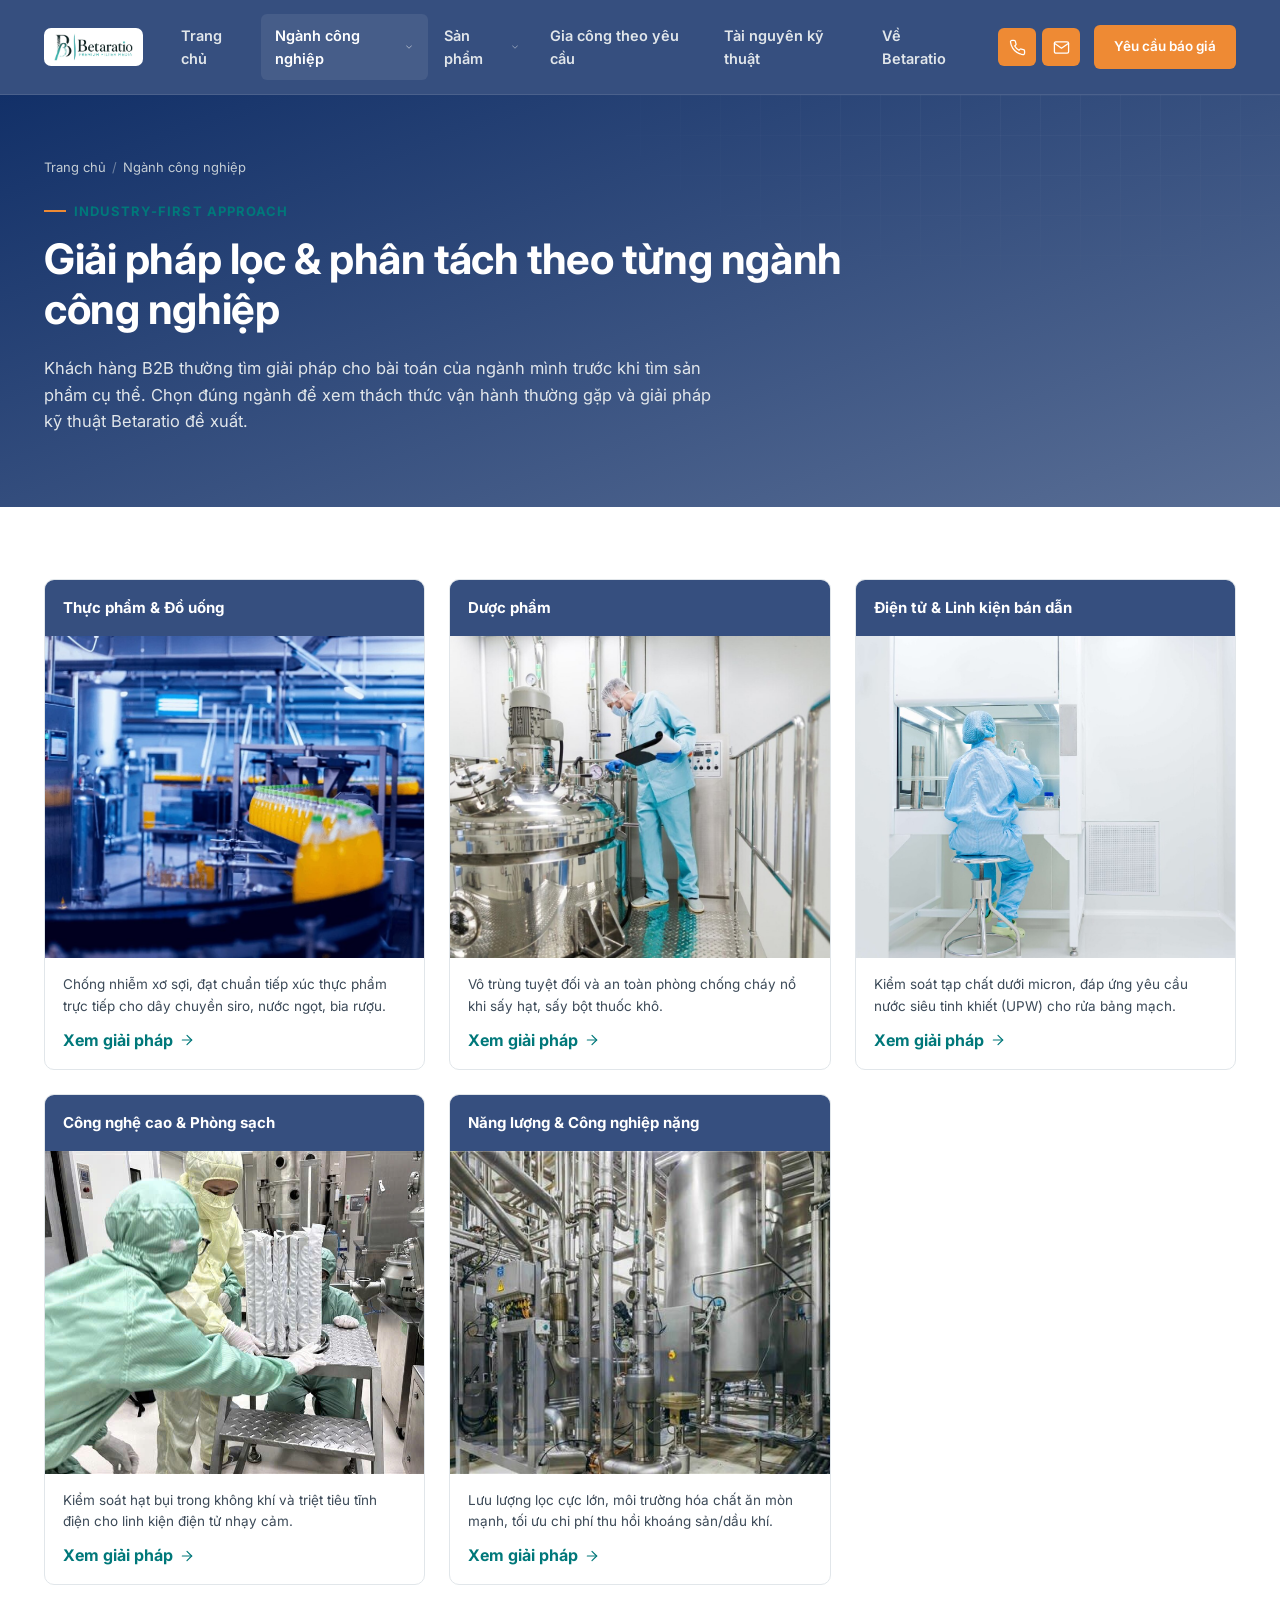
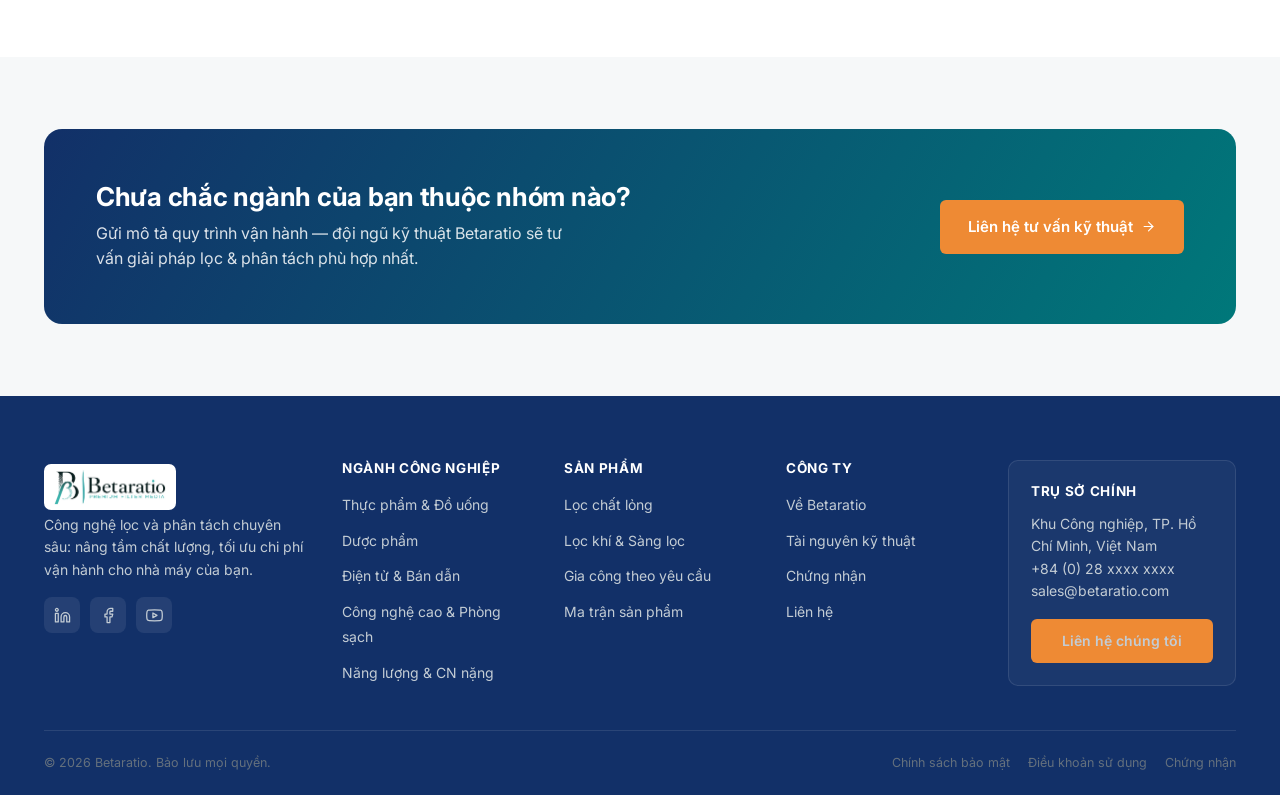
<file: industries.html>
<!doctype html>
<html lang="vi">
<head>
<meta charset="UTF-8">
<meta name="viewport" content="width=device-width, initial-scale=1.0">
<title>Ngành công nghiệp | Betaratio</title>
<meta name="description" content="Giải pháp lọc & phân tách theo ngành: Thực phẩm & Đồ uống, Dược phẩm, Điện tử & Bán dẫn, Công nghệ cao & Phòng sạch, Năng lượng & Công nghiệp nặng.">
<link rel="canonical" href="https://your-betaratio-site.example/industries.html">
<meta property="og:title" content="Ngành công nghiệp | Betaratio">
<meta property="og:description" content="Giải pháp lọc & phân tách theo ngành: Thực phẩm & Đồ uống, Dược phẩm, Điện tử & Bán dẫn, Công nghệ cao & Phòng sạch, Năng lượng & Công nghiệp nặng.">
<meta property="og:type" content="website">
<meta name="theme-color" content="#123068">
<link rel="icon" type="image/png" href="images/brand/logo-icon.png">
<link rel="apple-touch-icon" href="images/brand/logo-icon.png">
<link rel="preconnect" href="https://fonts.googleapis.com">
<link rel="preconnect" href="https://fonts.gstatic.com" crossorigin>
<link href="https://fonts.googleapis.com/css2?family=Inter:wght@400;500;600;700;800&display=swap" rel="stylesheet">
<link rel="stylesheet" href="css/style.css">
</head>
<body>
<header class="site-header">
  <div class="header-inner">
    <a class="brand brand-logo" href="index.html">
      <img src="images/brand/logo.jpg" alt="Betaratio — Premium Filter Media" class="brand-logo-img">
    </a>
    <nav class="main-nav">
      <ul>
        <li><a class="nav-link" href="index.html">Trang chủ</a></li>
<li class="has-mega"><a class="nav-link active" href="industries.html">Ngành công nghiệp<svg class="chev" viewBox="0 0 24 24" fill="none" stroke="currentColor" stroke-width="1.8" stroke-linecap="round" stroke-linejoin="round"><polyline points="6 9 12 15 18 9"></polyline></svg></a><div class="mega mega-single"><a href="industries/food-beverage.html"><span class="ic"><svg viewBox="0 0 24 24" fill="none" stroke="currentColor" stroke-width="1.8" stroke-linecap="round" stroke-linejoin="round"><path d="M18 8h1a4 4 0 0 1 0 8h-1"></path><path d="M2 8h16v9a4 4 0 0 1-4 4H6a4 4 0 0 1-4-4V8z"></path><line x1="6" y1="1" x2="6" y2="4"></line><line x1="10" y1="1" x2="10" y2="4"></line><line x1="14" y1="1" x2="14" y2="4"></line></svg></span><span><strong>Thực phẩm & Đồ uống</strong><span>Chống nhiễm xơ sợi, đạt chuẩn tiếp xúc thực phẩm</span></span></a>
<a href="industries/pharmaceuticals.html"><span class="ic"><svg viewBox="0 0 24 24" fill="none" stroke="currentColor" stroke-width="1.8" stroke-linecap="round" stroke-linejoin="round"><polyline points="22 12 18 12 15 21 9 3 6 12 2 12"></polyline></svg></span><span><strong>Dược phẩm</strong><span>Vô trùng tuyệt đối, an toàn chống cháy nổ</span></span></a>
<a href="industries/electronics.html"><span class="ic"><svg viewBox="0 0 24 24" fill="none" stroke="currentColor" stroke-width="1.8" stroke-linecap="round" stroke-linejoin="round"><rect x="4" y="4" width="16" height="16" rx="2" ry="2"></rect><rect x="9" y="9" width="6" height="6"></rect><line x1="9" y1="1" x2="9" y2="4"></line><line x1="15" y1="1" x2="15" y2="4"></line><line x1="9" y1="20" x2="9" y2="23"></line><line x1="15" y1="20" x2="15" y2="23"></line><line x1="1" y1="9" x2="4" y2="9"></line><line x1="20" y1="9" x2="23" y2="9"></line><line x1="1" y1="15" x2="4" y2="15"></line><line x1="20" y1="15" x2="23" y2="15"></line></svg></span><span><strong>Điện tử & Bán dẫn</strong><span>Lọc siêu mịn cho nước siêu tinh khiết (UPW)</span></span></a>
<a href="industries/high-tech-cleanrooms.html"><span class="ic"><svg viewBox="0 0 24 24" fill="none" stroke="currentColor" stroke-width="1.8" stroke-linecap="round" stroke-linejoin="round"><path d="M12 22s8-4 8-10V5l-8-3-8 3v7c0 6 8 10 8 10z"></path></svg></span><span><strong>Công nghệ cao & Phòng sạch</strong><span>Kiểm soát hạt bụi, chống tĩnh điện</span></span></a>
<a href="industries/energy-heavy-industries.html"><span class="ic"><svg viewBox="0 0 24 24" fill="none" stroke="currentColor" stroke-width="1.8" stroke-linecap="round" stroke-linejoin="round"><polygon points="13 2 3 14 12 14 11 22 21 10 12 10 13 2"></polygon></svg></span><span><strong>Năng lượng & CN nặng</strong><span>Lưu lượng lớn, môi trường ăn mòn mạnh</span></span></a>
</div></li>
<li class="has-mega"><a class="nav-link" href="products/index.html">Sản phẩm<svg class="chev" viewBox="0 0 24 24" fill="none" stroke="currentColor" stroke-width="1.8" stroke-linecap="round" stroke-linejoin="round"><polyline points="6 9 12 15 18 9"></polyline></svg></a><div class="mega">
<div class="mega-title">Lọc chất lỏng</div>
<a href="products/liquid-filtration.html#cartridges"><span class="ic"><svg viewBox="0 0 24 24" fill="none" stroke="currentColor" stroke-width="1.8" stroke-linecap="round" stroke-linejoin="round"><path d="M12 2.69l5.66 5.66a8 8 0 1 1-11.31 0z"></path></svg></span><span><strong>Lõi lọc / Cột lọc</strong></span></a>
<a href="products/liquid-filtration.html#bags"><span class="ic"><svg viewBox="0 0 24 24" fill="none" stroke="currentColor" stroke-width="1.8" stroke-linecap="round" stroke-linejoin="round"><path d="M12 2.69l5.66 5.66a8 8 0 1 1-11.31 0z"></path></svg></span><span><strong>Túi lọc dung dịch lỏng</strong></span></a>
<a href="products/liquid-filtration.html#cloths"><span class="ic"><svg viewBox="0 0 24 24" fill="none" stroke="currentColor" stroke-width="1.8" stroke-linecap="round" stroke-linejoin="round"><path d="M12 2.69l5.66 5.66a8 8 0 1 1-11.31 0z"></path></svg></span><span><strong>Vải lọc máy công nghiệp</strong></span></a>
<a href="products/liquid-filtration.html#vessels"><span class="ic"><svg viewBox="0 0 24 24" fill="none" stroke="currentColor" stroke-width="1.8" stroke-linecap="round" stroke-linejoin="round"><path d="M12 2.69l5.66 5.66a8 8 0 1 1-11.31 0z"></path></svg></span><span><strong>Bình lọc chất lỏng</strong></span></a>

<div class="mega-title">Lọc khí &amp; Sàng lọc</div>
<a href="products/gas-separation.html#fluidbed"><span class="ic"><svg viewBox="0 0 24 24" fill="none" stroke="currentColor" stroke-width="1.8" stroke-linecap="round" stroke-linejoin="round"><path d="M9.59 4.59A2 2 0 1 1 11 8H2m10.59 11.41A2 2 0 1 0 14 16H2m15.73-8.27A2.5 2.5 0 1 1 19.5 12H2"></path></svg></span><span><strong>Túi sấy tầng sôi</strong></span></a>
<a href="products/gas-separation.html#collector"><span class="ic"><svg viewBox="0 0 24 24" fill="none" stroke="currentColor" stroke-width="1.8" stroke-linecap="round" stroke-linejoin="round"><path d="M9.59 4.59A2 2 0 1 1 11 8H2m10.59 11.41A2 2 0 1 0 14 16H2m15.73-8.27A2.5 2.5 0 1 1 19.5 12H2"></path></svg></span><span><strong>Túi lọc bụi / thu hồi bột mịn</strong></span></a>
<a href="products/gas-separation.html#vent"><span class="ic"><svg viewBox="0 0 24 24" fill="none" stroke="currentColor" stroke-width="1.8" stroke-linecap="round" stroke-linejoin="round"><path d="M9.59 4.59A2 2 0 1 1 11 8H2m10.59 11.41A2 2 0 1 0 14 16H2m15.73-8.27A2.5 2.5 0 1 1 19.5 12H2"></path></svg></span><span><strong>Túi thông áp bồn chứa</strong></span></a>
<a href="products/gas-separation.html#connector"><span class="ic"><svg viewBox="0 0 24 24" fill="none" stroke="currentColor" stroke-width="1.8" stroke-linecap="round" stroke-linejoin="round"><path d="M9.59 4.59A2 2 0 1 1 11 8H2m10.59 11.41A2 2 0 1 0 14 16H2m15.73-8.27A2.5 2.5 0 1 1 19.5 12H2"></path></svg></span><span><strong>Khớp nối mềm bằng vải</strong></span></a>

</div></li>
<li><a class="nav-link" href="custom-oem.html">Gia công theo yêu cầu</a></li>
<li><a class="nav-link" href="resources.html">Tài nguyên kỹ thuật</a></li>
<li><a class="nav-link" href="about.html">Về Betaratio</a></li>

      </ul>
    </nav>
    <div class="header-cta">
      <div class="utility-row">
        <a class="utility-btn" href="tel:+84(0)28xxxxxxxx" aria-label="Gọi điện thoại" title="+84 (0) 28 xxxx xxxx"><svg viewBox="0 0 24 24" fill="none" stroke="currentColor" stroke-width="1.8" stroke-linecap="round" stroke-linejoin="round"><path d="M22 16.92v3a2 2 0 0 1-2.18 2 19.79 19.79 0 0 1-8.63-3.07 19.5 19.5 0 0 1-6-6 19.79 19.79 0 0 1-3.07-8.67A2 2 0 0 1 4.11 2h3a2 2 0 0 1 2 1.72c.127.96.361 1.903.7 2.81a2 2 0 0 1-.45 2.11L8.09 9.91a16 16 0 0 0 6 6l1.27-1.27a2 2 0 0 1 2.11-.45c.907.339 1.85.573 2.81.7A2 2 0 0 1 22 16.92z"></path></svg></a>
        <a class="utility-btn" href="contact.html" aria-label="Gửi yêu cầu báo giá" title="Yêu cầu báo giá"><svg viewBox="0 0 24 24" fill="none" stroke="currentColor" stroke-width="1.8" stroke-linecap="round" stroke-linejoin="round"><path d="M4 4h16c1.1 0 2 .9 2 2v12c0 1.1-.9 2-2 2H4c-1.1 0-2-.9-2-2V6c0-1.1.9-2 2-2z"></path><polyline points="22,6 12,13 2,6"></polyline></svg></a>
      </div>
      <a href="contact.html" class="btn btn-primary btn-sm">Yêu cầu báo giá</a>
      <button class="nav-toggle" aria-label="Mở menu"><svg viewBox="0 0 24 24" fill="none" stroke="currentColor" stroke-width="1.8" stroke-linecap="round" stroke-linejoin="round"><line x1="3" y1="12" x2="21" y2="12"></line><line x1="3" y1="6" x2="21" y2="6"></line><line x1="3" y1="18" x2="21" y2="18"></line></svg></button>
    </div>
  </div>
</header>
<div class="nav-overlay"></div>

<section class="page-hero">
  <div class="container">
    <div class="breadcrumb"><a href="index.html">Trang chủ</a><span class="sep">/</span><span>Ngành công nghiệp</span></div>
    <div class="eyebrow">Industry-first approach</div>
    <h1>Giải pháp lọc &amp; phân tách theo từng ngành công nghiệp</h1>
    <p class="lead">Khách hàng B2B thường tìm giải pháp cho bài toán của ngành mình trước khi tìm sản phẩm cụ thể. Chọn đúng ngành để xem thách thức vận hành thường gặp và giải pháp kỹ thuật Betaratio đề xuất.</p>
  </div>
</section>
<section>
  <div class="container">
    <div class="grid grid-3">
      <a class="industry-scroll-card" href="industries/food-beverage.html" style="flex-basis:auto">
      <div class="isc-title">Thực phẩm & Đồ uống</div>
      <div class="isc-photo" ><img src="images/photos/industries/food-beverage.jpg" alt="Thực phẩm & Đồ uống" loading="lazy"></div>
      <div style="padding:16px 18px">
        <p style="margin:0;font-size:13.5px">Chống nhiễm xơ sợi, đạt chuẩn tiếp xúc thực phẩm trực tiếp cho dây chuyền siro, nước ngọt, bia rượu.</p>
        <span class="tag" style="color:var(--teal-600);font-weight:700;display:inline-flex;gap:6px;align-items:center;margin-top:10px">Xem giải pháp <svg viewBox="0 0 24 24" fill="none" stroke="currentColor" stroke-width="1.8" stroke-linecap="round" stroke-linejoin="round"><line x1="5" y1="12" x2="19" y2="12"></line><polyline points="12 5 19 12 12 19"></polyline></svg></span>
      </div>
    </a>
<a class="industry-scroll-card" href="industries/pharmaceuticals.html" style="flex-basis:auto">
      <div class="isc-title">Dược phẩm</div>
      <div class="isc-photo" ><img src="images/photos/industries/pharmaceuticals.jpg" alt="Dược phẩm" loading="lazy"></div>
      <div style="padding:16px 18px">
        <p style="margin:0;font-size:13.5px">Vô trùng tuyệt đối và an toàn phòng chống cháy nổ khi sấy hạt, sấy bột thuốc khô.</p>
        <span class="tag" style="color:var(--teal-600);font-weight:700;display:inline-flex;gap:6px;align-items:center;margin-top:10px">Xem giải pháp <svg viewBox="0 0 24 24" fill="none" stroke="currentColor" stroke-width="1.8" stroke-linecap="round" stroke-linejoin="round"><line x1="5" y1="12" x2="19" y2="12"></line><polyline points="12 5 19 12 12 19"></polyline></svg></span>
      </div>
    </a>
<a class="industry-scroll-card" href="industries/electronics.html" style="flex-basis:auto">
      <div class="isc-title">Điện tử & Linh kiện bán dẫn</div>
      <div class="isc-photo" ><img src="images/photos/industries/electronics.jpg" alt="Điện tử & Linh kiện bán dẫn" loading="lazy"></div>
      <div style="padding:16px 18px">
        <p style="margin:0;font-size:13.5px">Kiểm soát tạp chất dưới micron, đáp ứng yêu cầu nước siêu tinh khiết (UPW) cho rửa bảng mạch.</p>
        <span class="tag" style="color:var(--teal-600);font-weight:700;display:inline-flex;gap:6px;align-items:center;margin-top:10px">Xem giải pháp <svg viewBox="0 0 24 24" fill="none" stroke="currentColor" stroke-width="1.8" stroke-linecap="round" stroke-linejoin="round"><line x1="5" y1="12" x2="19" y2="12"></line><polyline points="12 5 19 12 12 19"></polyline></svg></span>
      </div>
    </a>
<a class="industry-scroll-card" href="industries/high-tech-cleanrooms.html" style="flex-basis:auto">
      <div class="isc-title">Công nghệ cao & Phòng sạch</div>
      <div class="isc-photo" ><img src="images/photos/industries/high-tech-cleanrooms.jpg" alt="Công nghệ cao & Phòng sạch" loading="lazy"></div>
      <div style="padding:16px 18px">
        <p style="margin:0;font-size:13.5px">Kiểm soát hạt bụi trong không khí và triệt tiêu tĩnh điện cho linh kiện điện tử nhạy cảm.</p>
        <span class="tag" style="color:var(--teal-600);font-weight:700;display:inline-flex;gap:6px;align-items:center;margin-top:10px">Xem giải pháp <svg viewBox="0 0 24 24" fill="none" stroke="currentColor" stroke-width="1.8" stroke-linecap="round" stroke-linejoin="round"><line x1="5" y1="12" x2="19" y2="12"></line><polyline points="12 5 19 12 12 19"></polyline></svg></span>
      </div>
    </a>
<a class="industry-scroll-card" href="industries/energy-heavy-industries.html" style="flex-basis:auto">
      <div class="isc-title">Năng lượng & Công nghiệp nặng</div>
      <div class="isc-photo" ><img src="images/photos/industries/energy-heavy-industries.jpg" alt="Năng lượng & Công nghiệp nặng" loading="lazy"></div>
      <div style="padding:16px 18px">
        <p style="margin:0;font-size:13.5px">Lưu lượng lọc cực lớn, môi trường hóa chất ăn mòn mạnh, tối ưu chi phí thu hồi khoáng sản/dầu khí.</p>
        <span class="tag" style="color:var(--teal-600);font-weight:700;display:inline-flex;gap:6px;align-items:center;margin-top:10px">Xem giải pháp <svg viewBox="0 0 24 24" fill="none" stroke="currentColor" stroke-width="1.8" stroke-linecap="round" stroke-linejoin="round"><line x1="5" y1="12" x2="19" y2="12"></line><polyline points="12 5 19 12 12 19"></polyline></svg></span>
      </div>
    </a>

    </div>
  </div>
</section>
<section class="section-alt">
  <div class="container">
    <div class="cta-band">
      <div>
        <h2>Chưa chắc ngành của bạn thuộc nhóm nào?</h2>
        <p>Gửi mô tả quy trình vận hành — đội ngũ kỹ thuật Betaratio sẽ tư vấn giải pháp lọc &amp; phân tách phù hợp nhất.</p>
      </div>
      <a href="contact.html" class="btn btn-primary">Liên hệ tư vấn kỹ thuật <svg viewBox="0 0 24 24" fill="none" stroke="currentColor" stroke-width="1.8" stroke-linecap="round" stroke-linejoin="round"><line x1="5" y1="12" x2="19" y2="12"></line><polyline points="12 5 19 12 12 19"></polyline></svg></a>
    </div>
  </div>
</section>
<footer class="site-footer">
  <div class="container">
    <div class="footer-grid">
      <div class="footer-brand">
        <a class="brand brand-logo" href="index.html">
          <img src="images/brand/logo.jpg" alt="Betaratio — Premium Filter Media" class="brand-logo-img brand-logo-img-footer">
        </a>
        <p>Công nghệ lọc và phân tách chuyên sâu: nâng tầm chất lượng, tối ưu chi phí vận hành cho nhà máy của bạn.</p>
        <div class="social-row">
          <a href="#" aria-label="LinkedIn"><svg viewBox="0 0 24 24" fill="none" stroke="currentColor" stroke-width="1.8" stroke-linecap="round" stroke-linejoin="round"><path d="M16 8a6 6 0 0 1 6 6v7h-4v-7a2 2 0 0 0-2-2 2 2 0 0 0-2 2v7h-4v-7a6 6 0 0 1 6-6z"></path><rect x="2" y="9" width="4" height="12"></rect><circle cx="4" cy="4" r="2"></circle></svg></a>
          <a href="#" aria-label="Facebook"><svg viewBox="0 0 24 24" fill="none" stroke="currentColor" stroke-width="1.8" stroke-linecap="round" stroke-linejoin="round"><path d="M18 2h-3a5 5 0 0 0-5 5v3H7v4h3v8h4v-8h3l1-4h-4V7a1 1 0 0 1 1-1h3z"></path></svg></a>
          <a href="#" aria-label="YouTube"><svg viewBox="0 0 24 24" fill="none" stroke="currentColor" stroke-width="1.8" stroke-linecap="round" stroke-linejoin="round"><path d="M22.54 6.42a2.78 2.78 0 0 0-1.94-2C18.88 4 12 4 12 4s-6.88 0-8.6.46a2.78 2.78 0 0 0-1.94 2A29 29 0 0 0 1 11.75a29 29 0 0 0 .46 5.33A2.78 2.78 0 0 0 3.4 19c1.72.46 8.6.46 8.6.46s6.88 0 8.6-.46a2.78 2.78 0 0 0 1.94-2 29 29 0 0 0 .46-5.25 29 29 0 0 0-.46-5.33z"></path><polygon points="9.75 15.02 15.5 11.75 9.75 8.48 9.75 15.02"></polygon></svg></a>
        </div>
      </div>
      <div>
        <h5>Ngành công nghiệp</h5>
        <ul>
          <li><a href="industries/food-beverage.html">Thực phẩm & Đồ uống</a></li><li><a href="industries/pharmaceuticals.html">Dược phẩm</a></li><li><a href="industries/electronics.html">Điện tử & Bán dẫn</a></li><li><a href="industries/high-tech-cleanrooms.html">Công nghệ cao & Phòng sạch</a></li><li><a href="industries/energy-heavy-industries.html">Năng lượng & CN nặng</a></li>
        </ul>
      </div>
      <div>
        <h5>Sản phẩm</h5>
        <ul>
          <li><a href="products/liquid-filtration.html">Lọc chất lỏng</a></li>
          <li><a href="products/gas-separation.html">Lọc khí &amp; Sàng lọc</a></li>
          <li><a href="custom-oem.html">Gia công theo yêu cầu</a></li>
          <li><a href="products/index.html">Ma trận sản phẩm</a></li>
        </ul>
      </div>
      <div>
        <h5>Công ty</h5>
        <ul>
          <li><a href="about.html">Về Betaratio</a></li>
          <li><a href="resources.html">Tài nguyên kỹ thuật</a></li>
          <li><a href="resources.html#certifications">Chứng nhận</a></li>
          <li><a href="contact.html">Liên hệ</a></li>
        </ul>
      </div>
      <div class="footer-hq">
        <h5>Trụ sở chính</h5>
        <address>
          Khu Công nghiệp, TP. Hồ Chí Minh, Việt Nam<br>
          <a href="tel:+84(0)28xxxxxxxx">+84 (0) 28 xxxx xxxx</a><br>
          <a href="mailto:sales@betaratio.com">sales@betaratio.com</a>
        </address>
        <a href="contact.html" class="btn btn-primary btn-sm">Liên hệ chúng tôi</a>
      </div>
    </div>
    <div class="footer-bottom">
      <span>© <span data-year></span> Betaratio. Bảo lưu mọi quyền.</span>
      <div class="legal-links">
        <a href="#">Chính sách bảo mật</a>
        <a href="#">Điều khoản sử dụng</a>
        <a href="resources.html#certifications">Chứng nhận</a>
      </div>
    </div>
  </div>
</footer>
<script src="js/main.js"></script>
</body>
</html>
</file>
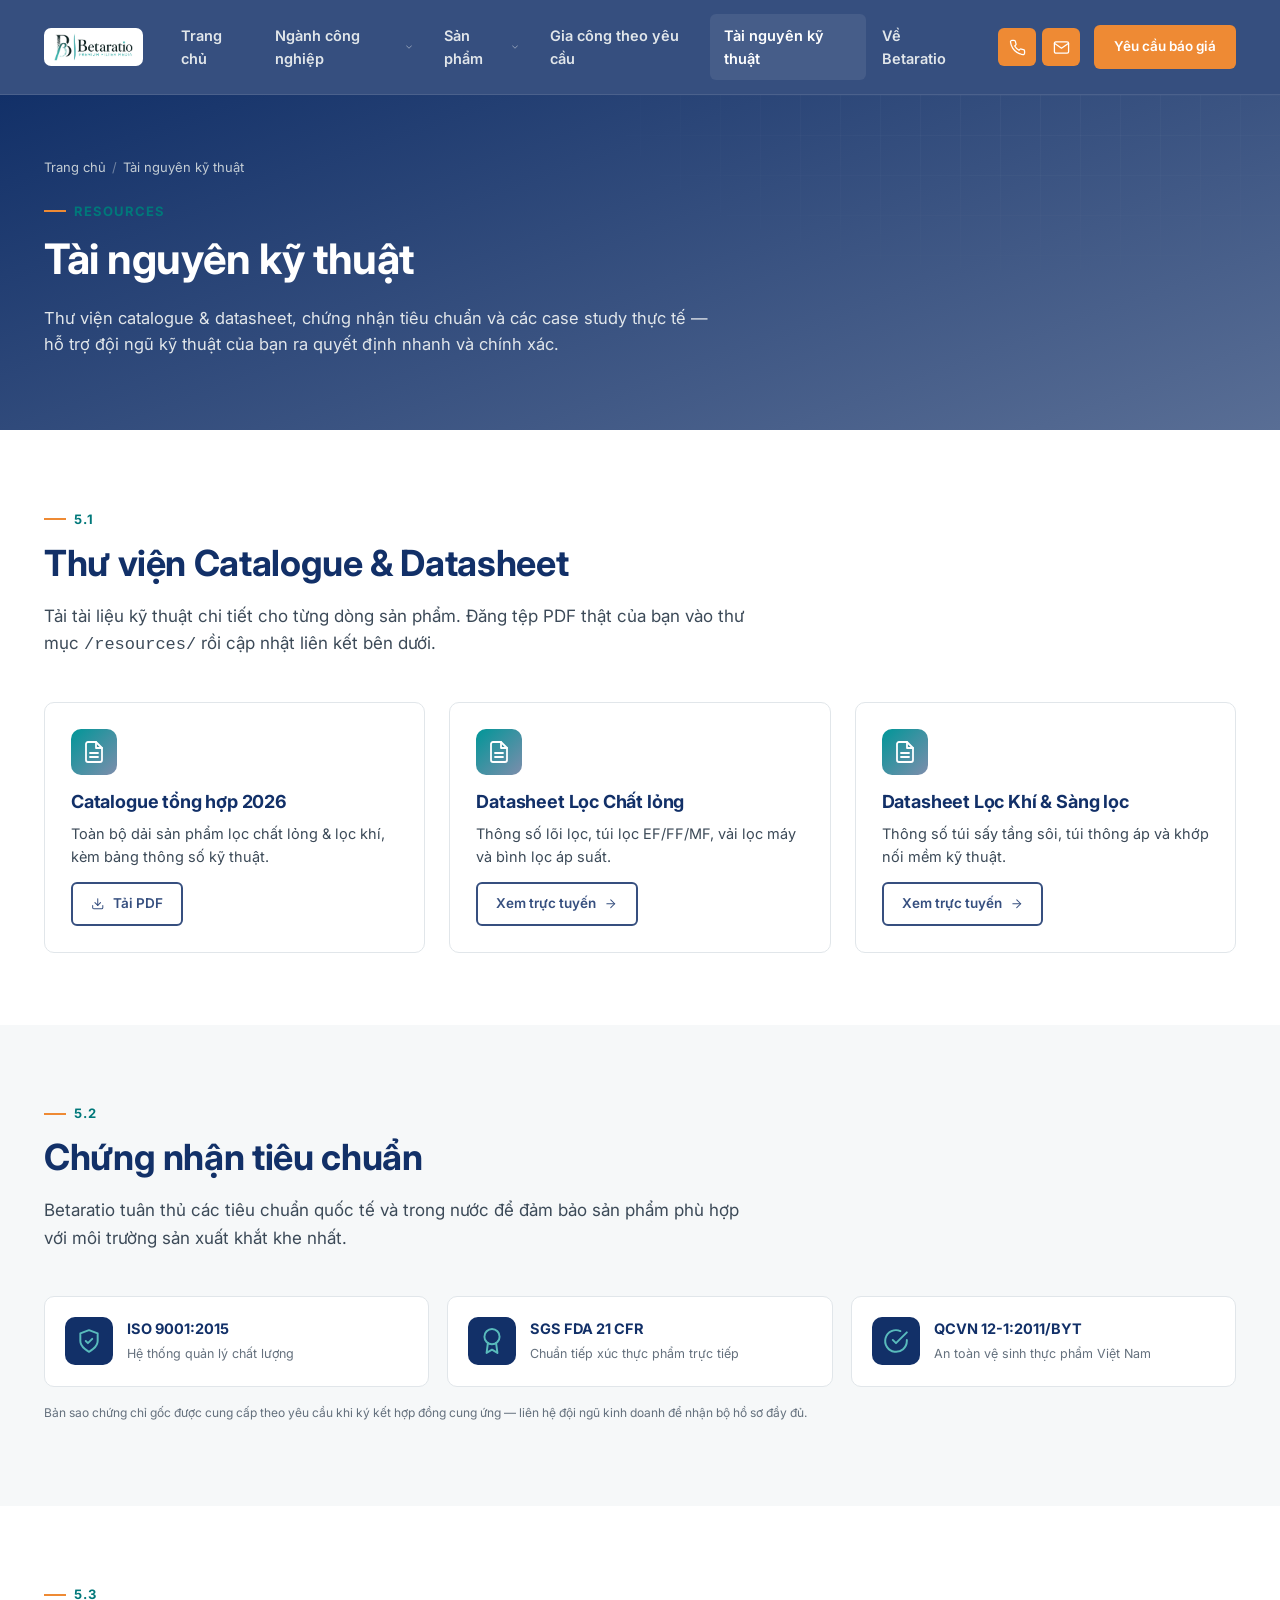
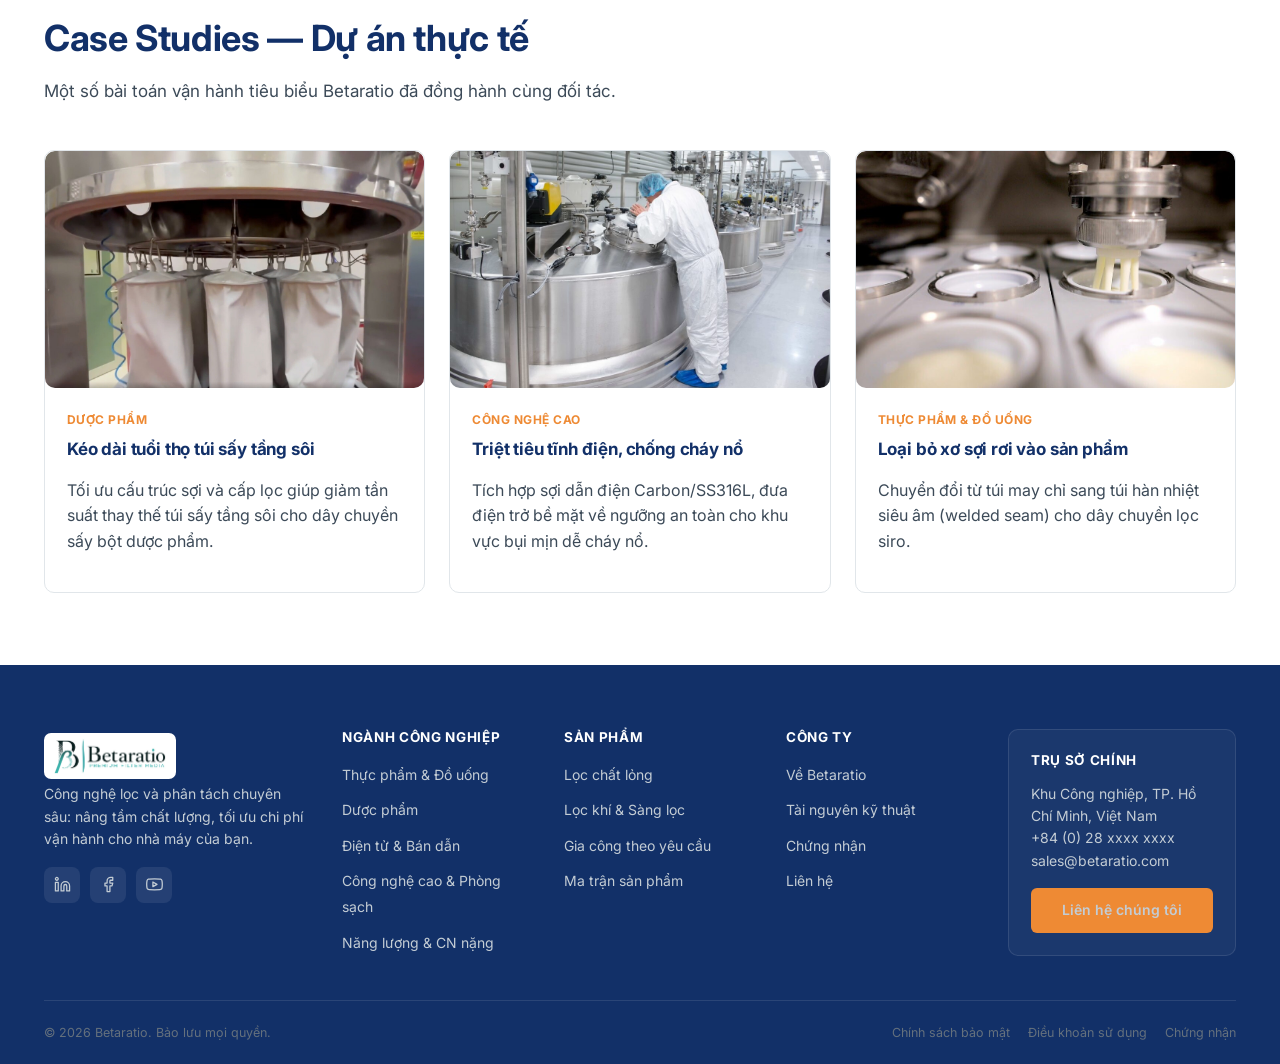
<file: resources.html>
<!doctype html>
<html lang="vi">
<head>
<meta charset="UTF-8">
<meta name="viewport" content="width=device-width, initial-scale=1.0">
<title>Tài nguyên kỹ thuật | Betaratio</title>
<meta name="description" content="Thư viện catalogue & datasheet, chứng nhận tiêu chuẩn ISO 9001:2015, SGS FDA 21 CFR, QCVN 12-1:2011/BYT và case study thực tế của Betaratio.">
<link rel="canonical" href="https://your-betaratio-site.example/resources.html">
<meta property="og:title" content="Tài nguyên kỹ thuật | Betaratio">
<meta property="og:description" content="Thư viện catalogue & datasheet, chứng nhận tiêu chuẩn ISO 9001:2015, SGS FDA 21 CFR, QCVN 12-1:2011/BYT và case study thực tế của Betaratio.">
<meta property="og:type" content="website">
<meta name="theme-color" content="#123068">
<link rel="icon" type="image/png" href="images/brand/logo-icon.png">
<link rel="apple-touch-icon" href="images/brand/logo-icon.png">
<link rel="preconnect" href="https://fonts.googleapis.com">
<link rel="preconnect" href="https://fonts.gstatic.com" crossorigin>
<link href="https://fonts.googleapis.com/css2?family=Inter:wght@400;500;600;700;800&display=swap" rel="stylesheet">
<link rel="stylesheet" href="css/style.css">
</head>
<body>
<header class="site-header">
  <div class="header-inner">
    <a class="brand brand-logo" href="index.html">
      <img src="images/brand/logo.jpg" alt="Betaratio — Premium Filter Media" class="brand-logo-img">
    </a>
    <nav class="main-nav">
      <ul>
        <li><a class="nav-link" href="index.html">Trang chủ</a></li>
<li class="has-mega"><a class="nav-link" href="industries.html">Ngành công nghiệp<svg class="chev" viewBox="0 0 24 24" fill="none" stroke="currentColor" stroke-width="1.8" stroke-linecap="round" stroke-linejoin="round"><polyline points="6 9 12 15 18 9"></polyline></svg></a><div class="mega mega-single"><a href="industries/food-beverage.html"><span class="ic"><svg viewBox="0 0 24 24" fill="none" stroke="currentColor" stroke-width="1.8" stroke-linecap="round" stroke-linejoin="round"><path d="M18 8h1a4 4 0 0 1 0 8h-1"></path><path d="M2 8h16v9a4 4 0 0 1-4 4H6a4 4 0 0 1-4-4V8z"></path><line x1="6" y1="1" x2="6" y2="4"></line><line x1="10" y1="1" x2="10" y2="4"></line><line x1="14" y1="1" x2="14" y2="4"></line></svg></span><span><strong>Thực phẩm & Đồ uống</strong><span>Chống nhiễm xơ sợi, đạt chuẩn tiếp xúc thực phẩm</span></span></a>
<a href="industries/pharmaceuticals.html"><span class="ic"><svg viewBox="0 0 24 24" fill="none" stroke="currentColor" stroke-width="1.8" stroke-linecap="round" stroke-linejoin="round"><polyline points="22 12 18 12 15 21 9 3 6 12 2 12"></polyline></svg></span><span><strong>Dược phẩm</strong><span>Vô trùng tuyệt đối, an toàn chống cháy nổ</span></span></a>
<a href="industries/electronics.html"><span class="ic"><svg viewBox="0 0 24 24" fill="none" stroke="currentColor" stroke-width="1.8" stroke-linecap="round" stroke-linejoin="round"><rect x="4" y="4" width="16" height="16" rx="2" ry="2"></rect><rect x="9" y="9" width="6" height="6"></rect><line x1="9" y1="1" x2="9" y2="4"></line><line x1="15" y1="1" x2="15" y2="4"></line><line x1="9" y1="20" x2="9" y2="23"></line><line x1="15" y1="20" x2="15" y2="23"></line><line x1="1" y1="9" x2="4" y2="9"></line><line x1="20" y1="9" x2="23" y2="9"></line><line x1="1" y1="15" x2="4" y2="15"></line><line x1="20" y1="15" x2="23" y2="15"></line></svg></span><span><strong>Điện tử & Bán dẫn</strong><span>Lọc siêu mịn cho nước siêu tinh khiết (UPW)</span></span></a>
<a href="industries/high-tech-cleanrooms.html"><span class="ic"><svg viewBox="0 0 24 24" fill="none" stroke="currentColor" stroke-width="1.8" stroke-linecap="round" stroke-linejoin="round"><path d="M12 22s8-4 8-10V5l-8-3-8 3v7c0 6 8 10 8 10z"></path></svg></span><span><strong>Công nghệ cao & Phòng sạch</strong><span>Kiểm soát hạt bụi, chống tĩnh điện</span></span></a>
<a href="industries/energy-heavy-industries.html"><span class="ic"><svg viewBox="0 0 24 24" fill="none" stroke="currentColor" stroke-width="1.8" stroke-linecap="round" stroke-linejoin="round"><polygon points="13 2 3 14 12 14 11 22 21 10 12 10 13 2"></polygon></svg></span><span><strong>Năng lượng & CN nặng</strong><span>Lưu lượng lớn, môi trường ăn mòn mạnh</span></span></a>
</div></li>
<li class="has-mega"><a class="nav-link" href="products/index.html">Sản phẩm<svg class="chev" viewBox="0 0 24 24" fill="none" stroke="currentColor" stroke-width="1.8" stroke-linecap="round" stroke-linejoin="round"><polyline points="6 9 12 15 18 9"></polyline></svg></a><div class="mega">
<div class="mega-title">Lọc chất lỏng</div>
<a href="products/liquid-filtration.html#cartridges"><span class="ic"><svg viewBox="0 0 24 24" fill="none" stroke="currentColor" stroke-width="1.8" stroke-linecap="round" stroke-linejoin="round"><path d="M12 2.69l5.66 5.66a8 8 0 1 1-11.31 0z"></path></svg></span><span><strong>Lõi lọc / Cột lọc</strong></span></a>
<a href="products/liquid-filtration.html#bags"><span class="ic"><svg viewBox="0 0 24 24" fill="none" stroke="currentColor" stroke-width="1.8" stroke-linecap="round" stroke-linejoin="round"><path d="M12 2.69l5.66 5.66a8 8 0 1 1-11.31 0z"></path></svg></span><span><strong>Túi lọc dung dịch lỏng</strong></span></a>
<a href="products/liquid-filtration.html#cloths"><span class="ic"><svg viewBox="0 0 24 24" fill="none" stroke="currentColor" stroke-width="1.8" stroke-linecap="round" stroke-linejoin="round"><path d="M12 2.69l5.66 5.66a8 8 0 1 1-11.31 0z"></path></svg></span><span><strong>Vải lọc máy công nghiệp</strong></span></a>
<a href="products/liquid-filtration.html#vessels"><span class="ic"><svg viewBox="0 0 24 24" fill="none" stroke="currentColor" stroke-width="1.8" stroke-linecap="round" stroke-linejoin="round"><path d="M12 2.69l5.66 5.66a8 8 0 1 1-11.31 0z"></path></svg></span><span><strong>Bình lọc chất lỏng</strong></span></a>

<div class="mega-title">Lọc khí &amp; Sàng lọc</div>
<a href="products/gas-separation.html#fluidbed"><span class="ic"><svg viewBox="0 0 24 24" fill="none" stroke="currentColor" stroke-width="1.8" stroke-linecap="round" stroke-linejoin="round"><path d="M9.59 4.59A2 2 0 1 1 11 8H2m10.59 11.41A2 2 0 1 0 14 16H2m15.73-8.27A2.5 2.5 0 1 1 19.5 12H2"></path></svg></span><span><strong>Túi sấy tầng sôi</strong></span></a>
<a href="products/gas-separation.html#collector"><span class="ic"><svg viewBox="0 0 24 24" fill="none" stroke="currentColor" stroke-width="1.8" stroke-linecap="round" stroke-linejoin="round"><path d="M9.59 4.59A2 2 0 1 1 11 8H2m10.59 11.41A2 2 0 1 0 14 16H2m15.73-8.27A2.5 2.5 0 1 1 19.5 12H2"></path></svg></span><span><strong>Túi lọc bụi / thu hồi bột mịn</strong></span></a>
<a href="products/gas-separation.html#vent"><span class="ic"><svg viewBox="0 0 24 24" fill="none" stroke="currentColor" stroke-width="1.8" stroke-linecap="round" stroke-linejoin="round"><path d="M9.59 4.59A2 2 0 1 1 11 8H2m10.59 11.41A2 2 0 1 0 14 16H2m15.73-8.27A2.5 2.5 0 1 1 19.5 12H2"></path></svg></span><span><strong>Túi thông áp bồn chứa</strong></span></a>
<a href="products/gas-separation.html#connector"><span class="ic"><svg viewBox="0 0 24 24" fill="none" stroke="currentColor" stroke-width="1.8" stroke-linecap="round" stroke-linejoin="round"><path d="M9.59 4.59A2 2 0 1 1 11 8H2m10.59 11.41A2 2 0 1 0 14 16H2m15.73-8.27A2.5 2.5 0 1 1 19.5 12H2"></path></svg></span><span><strong>Khớp nối mềm bằng vải</strong></span></a>

</div></li>
<li><a class="nav-link" href="custom-oem.html">Gia công theo yêu cầu</a></li>
<li><a class="nav-link active" href="resources.html">Tài nguyên kỹ thuật</a></li>
<li><a class="nav-link" href="about.html">Về Betaratio</a></li>

      </ul>
    </nav>
    <div class="header-cta">
      <div class="utility-row">
        <a class="utility-btn" href="tel:+84(0)28xxxxxxxx" aria-label="Gọi điện thoại" title="+84 (0) 28 xxxx xxxx"><svg viewBox="0 0 24 24" fill="none" stroke="currentColor" stroke-width="1.8" stroke-linecap="round" stroke-linejoin="round"><path d="M22 16.92v3a2 2 0 0 1-2.18 2 19.79 19.79 0 0 1-8.63-3.07 19.5 19.5 0 0 1-6-6 19.79 19.79 0 0 1-3.07-8.67A2 2 0 0 1 4.11 2h3a2 2 0 0 1 2 1.72c.127.96.361 1.903.7 2.81a2 2 0 0 1-.45 2.11L8.09 9.91a16 16 0 0 0 6 6l1.27-1.27a2 2 0 0 1 2.11-.45c.907.339 1.85.573 2.81.7A2 2 0 0 1 22 16.92z"></path></svg></a>
        <a class="utility-btn" href="contact.html" aria-label="Gửi yêu cầu báo giá" title="Yêu cầu báo giá"><svg viewBox="0 0 24 24" fill="none" stroke="currentColor" stroke-width="1.8" stroke-linecap="round" stroke-linejoin="round"><path d="M4 4h16c1.1 0 2 .9 2 2v12c0 1.1-.9 2-2 2H4c-1.1 0-2-.9-2-2V6c0-1.1.9-2 2-2z"></path><polyline points="22,6 12,13 2,6"></polyline></svg></a>
      </div>
      <a href="contact.html" class="btn btn-primary btn-sm">Yêu cầu báo giá</a>
      <button class="nav-toggle" aria-label="Mở menu"><svg viewBox="0 0 24 24" fill="none" stroke="currentColor" stroke-width="1.8" stroke-linecap="round" stroke-linejoin="round"><line x1="3" y1="12" x2="21" y2="12"></line><line x1="3" y1="6" x2="21" y2="6"></line><line x1="3" y1="18" x2="21" y2="18"></line></svg></button>
    </div>
  </div>
</header>
<div class="nav-overlay"></div>

<section class="page-hero">
  <div class="container">
    <div class="breadcrumb"><a href="index.html">Trang chủ</a><span class="sep">/</span><span>Tài nguyên kỹ thuật</span></div>
    <div class="eyebrow">Resources</div>
    <h1>Tài nguyên kỹ thuật</h1>
    <p class="lead">Thư viện catalogue &amp; datasheet, chứng nhận tiêu chuẩn và các case study thực tế — hỗ trợ đội ngũ kỹ thuật của bạn ra quyết định nhanh và chính xác.</p>
  </div>
</section>

<section>
  <div class="container">
    <div class="section-head">
      <div class="eyebrow">5.1</div>
      <h2>Thư viện Catalogue &amp; Datasheet</h2>
      <p>Tải tài liệu kỹ thuật chi tiết cho từng dòng sản phẩm. Đăng tệp PDF thật của bạn vào thư mục <code>/resources/</code> rồi cập nhật liên kết bên dưới.</p>
    </div>
    <div class="grid grid-3">
      <div class="card">
        <span class="ic-badge"><svg viewBox="0 0 24 24" fill="none" stroke="currentColor" stroke-width="1.8" stroke-linecap="round" stroke-linejoin="round"><path d="M14 2H6a2 2 0 0 0-2 2v16a2 2 0 0 0 2 2h12a2 2 0 0 0 2-2V8z"></path><polyline points="14 2 14 8 20 8"></polyline><line x1="16" y1="13" x2="8" y2="13"></line><line x1="16" y1="17" x2="8" y2="17"></line></svg></span>
        <h3>Catalogue tổng hợp 2026</h3>
        <p>Toàn bộ dải sản phẩm lọc chất lỏng &amp; lọc khí, kèm bảng thông số kỹ thuật.</p>
        <a href="#" class="btn btn-ghost-navy btn-sm" style="margin-top:14px"><svg viewBox="0 0 24 24" fill="none" stroke="currentColor" stroke-width="1.8" stroke-linecap="round" stroke-linejoin="round"><path d="M21 15v4a2 2 0 0 1-2 2H5a2 2 0 0 1-2-2v-4"></path><polyline points="7 10 12 15 17 10"></polyline><line x1="12" y1="15" x2="12" y2="3"></line></svg> Tải PDF</a>
      </div>
      <div class="card">
        <span class="ic-badge"><svg viewBox="0 0 24 24" fill="none" stroke="currentColor" stroke-width="1.8" stroke-linecap="round" stroke-linejoin="round"><path d="M14 2H6a2 2 0 0 0-2 2v16a2 2 0 0 0 2 2h12a2 2 0 0 0 2-2V8z"></path><polyline points="14 2 14 8 20 8"></polyline><line x1="16" y1="13" x2="8" y2="13"></line><line x1="16" y1="17" x2="8" y2="17"></line></svg></span>
        <h3>Datasheet Lọc Chất lỏng</h3>
        <p>Thông số lõi lọc, túi lọc EF/FF/MF, vải lọc máy và bình lọc áp suất.</p>
        <a href="products/liquid-filtration.html" class="btn btn-ghost-navy btn-sm" style="margin-top:14px">Xem trực tuyến <svg viewBox="0 0 24 24" fill="none" stroke="currentColor" stroke-width="1.8" stroke-linecap="round" stroke-linejoin="round"><line x1="5" y1="12" x2="19" y2="12"></line><polyline points="12 5 19 12 12 19"></polyline></svg></a>
      </div>
      <div class="card">
        <span class="ic-badge"><svg viewBox="0 0 24 24" fill="none" stroke="currentColor" stroke-width="1.8" stroke-linecap="round" stroke-linejoin="round"><path d="M14 2H6a2 2 0 0 0-2 2v16a2 2 0 0 0 2 2h12a2 2 0 0 0 2-2V8z"></path><polyline points="14 2 14 8 20 8"></polyline><line x1="16" y1="13" x2="8" y2="13"></line><line x1="16" y1="17" x2="8" y2="17"></line></svg></span>
        <h3>Datasheet Lọc Khí &amp; Sàng lọc</h3>
        <p>Thông số túi sấy tầng sôi, túi thông áp và khớp nối mềm kỹ thuật.</p>
        <a href="products/gas-separation.html" class="btn btn-ghost-navy btn-sm" style="margin-top:14px">Xem trực tuyến <svg viewBox="0 0 24 24" fill="none" stroke="currentColor" stroke-width="1.8" stroke-linecap="round" stroke-linejoin="round"><line x1="5" y1="12" x2="19" y2="12"></line><polyline points="12 5 19 12 12 19"></polyline></svg></a>
      </div>
    </div>
  </div>
</section>

<section class="section-alt" id="certifications">
  <div class="container">
    <div class="section-head">
      <div class="eyebrow">5.2</div>
      <h2>Chứng nhận tiêu chuẩn</h2>
      <p>Betaratio tuân thủ các tiêu chuẩn quốc tế và trong nước để đảm bảo sản phẩm phù hợp với môi trường sản xuất khắt khe nhất.</p>
    </div>
    <div class="cert-strip">
      <div class="cert-badge">
        <span class="badge-ic"><svg viewBox="0 0 24 24" fill="none" stroke="currentColor" stroke-width="1.8" stroke-linecap="round" stroke-linejoin="round"><path d="M12 22s8-4 8-10V5l-8-3-8 3v7c0 6 8 10 8 10z"></path><polyline points="9 12 11 14 15 10"></polyline></svg></span>
        <div><strong>ISO 9001:2015</strong><span>Hệ thống quản lý chất lượng</span></div>
      </div>
      <div class="cert-badge">
        <span class="badge-ic"><svg viewBox="0 0 24 24" fill="none" stroke="currentColor" stroke-width="1.8" stroke-linecap="round" stroke-linejoin="round"><circle cx="12" cy="8" r="7"></circle><polyline points="8.21 13.89 7 23 12 20 17 23 15.79 13.88"></polyline></svg></span>
        <div><strong>SGS FDA 21 CFR</strong><span>Chuẩn tiếp xúc thực phẩm trực tiếp</span></div>
      </div>
      <div class="cert-badge">
        <span class="badge-ic"><svg viewBox="0 0 24 24" fill="none" stroke="currentColor" stroke-width="1.8" stroke-linecap="round" stroke-linejoin="round"><path d="M22 11.08V12a10 10 0 1 1-5.93-9.14"></path><polyline points="22 4 12 14.01 9 11.01"></polyline></svg></span>
        <div><strong>QCVN 12-1:2011/BYT</strong><span>An toàn vệ sinh thực phẩm Việt Nam</span></div>
      </div>
    </div>
    <p class="field-note" style="margin-top:16px">Bản sao chứng chỉ gốc được cung cấp theo yêu cầu khi ký kết hợp đồng cung ứng — liên hệ đội ngũ kinh doanh để nhận bộ hồ sơ đầy đủ.</p>
  </div>
</section>

<section>
  <div class="container">
    <div class="section-head">
      <div class="eyebrow">5.3</div>
      <h2>Case Studies — Dự án thực tế</h2>
      <p>Một số bài toán vận hành tiêu biểu Betaratio đã đồng hành cùng đối tác.</p>
    </div>
    <div class="grid grid-3">
      <div class="case-card">
        <div class="img-frame dark" style="--ar:16/10"><img src="images/photos/case-studies/case-1-pharma-fluidbed.jpg" alt="" loading="lazy"></div>
        <div class="cc-body">
          <span class="cc-tag">Dược phẩm</span>
          <h3>Kéo dài tuổi thọ túi sấy tầng sôi</h3>
          <p>Tối ưu cấu trúc sợi và cấp lọc giúp giảm tần suất thay thế túi sấy tầng sôi cho dây chuyền sấy bột dược phẩm.</p>
        </div>
      </div>
      <div class="case-card">
        <div class="img-frame dark" style="--ar:16/10"><img src="images/photos/case-studies/case-2-hightech-esd.jpg" alt="" loading="lazy"></div>
        <div class="cc-body">
          <span class="cc-tag">Công nghệ cao</span>
          <h3>Triệt tiêu tĩnh điện, chống cháy nổ</h3>
          <p>Tích hợp sợi dẫn điện Carbon/SS316L, đưa điện trở bề mặt về ngưỡng an toàn cho khu vực bụi mịn dễ cháy nổ.</p>
        </div>
      </div>
      <div class="case-card">
        <div class="img-frame dark" style="--ar:16/10"><img src="images/photos/case-studies/case-3-food-welded-seam.jpg" alt="" loading="lazy"></div>
        <div class="cc-body">
          <span class="cc-tag">Thực phẩm &amp; Đồ uống</span>
          <h3>Loại bỏ xơ sợi rơi vào sản phẩm</h3>
          <p>Chuyển đổi từ túi may chỉ sang túi hàn nhiệt siêu âm (welded seam) cho dây chuyền lọc siro.</p>
        </div>
      </div>
    </div>
  </div>
</section>
<footer class="site-footer">
  <div class="container">
    <div class="footer-grid">
      <div class="footer-brand">
        <a class="brand brand-logo" href="index.html">
          <img src="images/brand/logo.jpg" alt="Betaratio — Premium Filter Media" class="brand-logo-img brand-logo-img-footer">
        </a>
        <p>Công nghệ lọc và phân tách chuyên sâu: nâng tầm chất lượng, tối ưu chi phí vận hành cho nhà máy của bạn.</p>
        <div class="social-row">
          <a href="#" aria-label="LinkedIn"><svg viewBox="0 0 24 24" fill="none" stroke="currentColor" stroke-width="1.8" stroke-linecap="round" stroke-linejoin="round"><path d="M16 8a6 6 0 0 1 6 6v7h-4v-7a2 2 0 0 0-2-2 2 2 0 0 0-2 2v7h-4v-7a6 6 0 0 1 6-6z"></path><rect x="2" y="9" width="4" height="12"></rect><circle cx="4" cy="4" r="2"></circle></svg></a>
          <a href="#" aria-label="Facebook"><svg viewBox="0 0 24 24" fill="none" stroke="currentColor" stroke-width="1.8" stroke-linecap="round" stroke-linejoin="round"><path d="M18 2h-3a5 5 0 0 0-5 5v3H7v4h3v8h4v-8h3l1-4h-4V7a1 1 0 0 1 1-1h3z"></path></svg></a>
          <a href="#" aria-label="YouTube"><svg viewBox="0 0 24 24" fill="none" stroke="currentColor" stroke-width="1.8" stroke-linecap="round" stroke-linejoin="round"><path d="M22.54 6.42a2.78 2.78 0 0 0-1.94-2C18.88 4 12 4 12 4s-6.88 0-8.6.46a2.78 2.78 0 0 0-1.94 2A29 29 0 0 0 1 11.75a29 29 0 0 0 .46 5.33A2.78 2.78 0 0 0 3.4 19c1.72.46 8.6.46 8.6.46s6.88 0 8.6-.46a2.78 2.78 0 0 0 1.94-2 29 29 0 0 0 .46-5.25 29 29 0 0 0-.46-5.33z"></path><polygon points="9.75 15.02 15.5 11.75 9.75 8.48 9.75 15.02"></polygon></svg></a>
        </div>
      </div>
      <div>
        <h5>Ngành công nghiệp</h5>
        <ul>
          <li><a href="industries/food-beverage.html">Thực phẩm & Đồ uống</a></li><li><a href="industries/pharmaceuticals.html">Dược phẩm</a></li><li><a href="industries/electronics.html">Điện tử & Bán dẫn</a></li><li><a href="industries/high-tech-cleanrooms.html">Công nghệ cao & Phòng sạch</a></li><li><a href="industries/energy-heavy-industries.html">Năng lượng & CN nặng</a></li>
        </ul>
      </div>
      <div>
        <h5>Sản phẩm</h5>
        <ul>
          <li><a href="products/liquid-filtration.html">Lọc chất lỏng</a></li>
          <li><a href="products/gas-separation.html">Lọc khí &amp; Sàng lọc</a></li>
          <li><a href="custom-oem.html">Gia công theo yêu cầu</a></li>
          <li><a href="products/index.html">Ma trận sản phẩm</a></li>
        </ul>
      </div>
      <div>
        <h5>Công ty</h5>
        <ul>
          <li><a href="about.html">Về Betaratio</a></li>
          <li><a href="resources.html">Tài nguyên kỹ thuật</a></li>
          <li><a href="resources.html#certifications">Chứng nhận</a></li>
          <li><a href="contact.html">Liên hệ</a></li>
        </ul>
      </div>
      <div class="footer-hq">
        <h5>Trụ sở chính</h5>
        <address>
          Khu Công nghiệp, TP. Hồ Chí Minh, Việt Nam<br>
          <a href="tel:+84(0)28xxxxxxxx">+84 (0) 28 xxxx xxxx</a><br>
          <a href="mailto:sales@betaratio.com">sales@betaratio.com</a>
        </address>
        <a href="contact.html" class="btn btn-primary btn-sm">Liên hệ chúng tôi</a>
      </div>
    </div>
    <div class="footer-bottom">
      <span>© <span data-year></span> Betaratio. Bảo lưu mọi quyền.</span>
      <div class="legal-links">
        <a href="#">Chính sách bảo mật</a>
        <a href="#">Điều khoản sử dụng</a>
        <a href="resources.html#certifications">Chứng nhận</a>
      </div>
    </div>
  </div>
</footer>
<script src="js/main.js"></script>
</body>
</html>
</file>
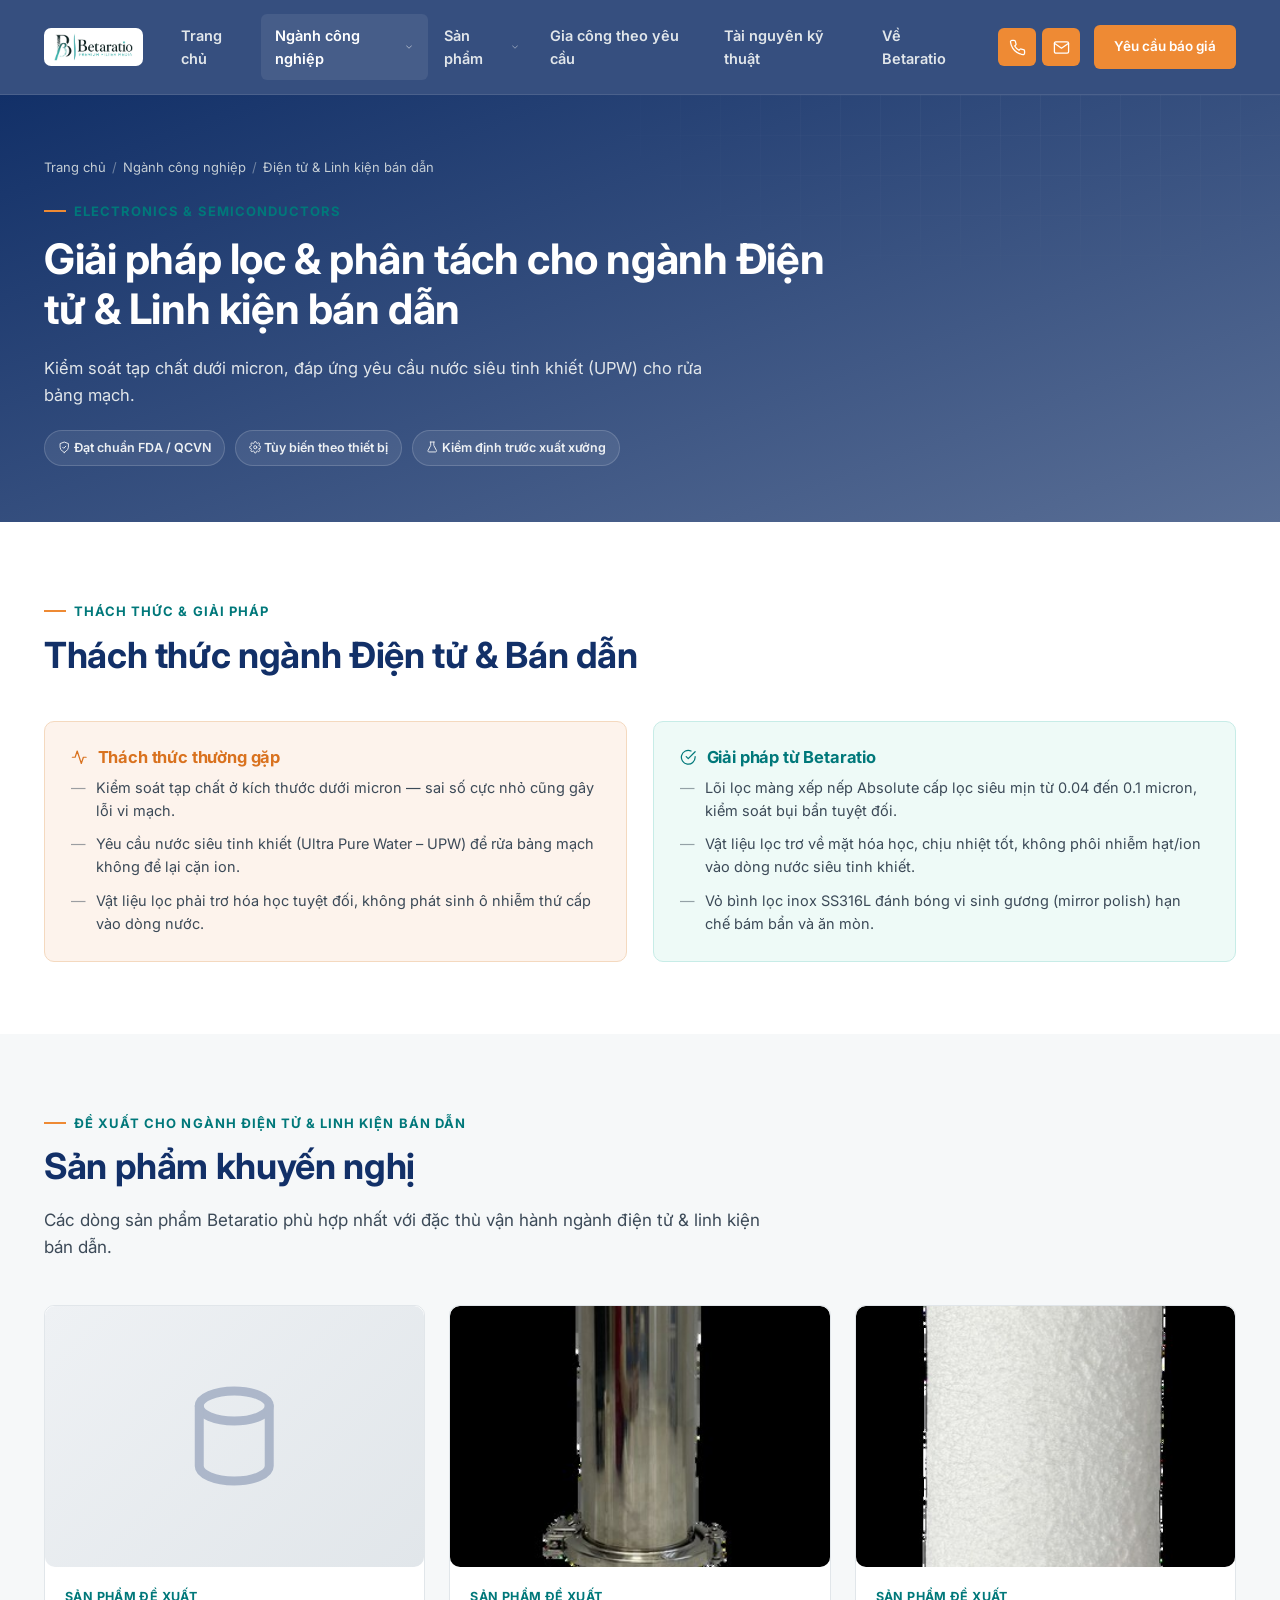
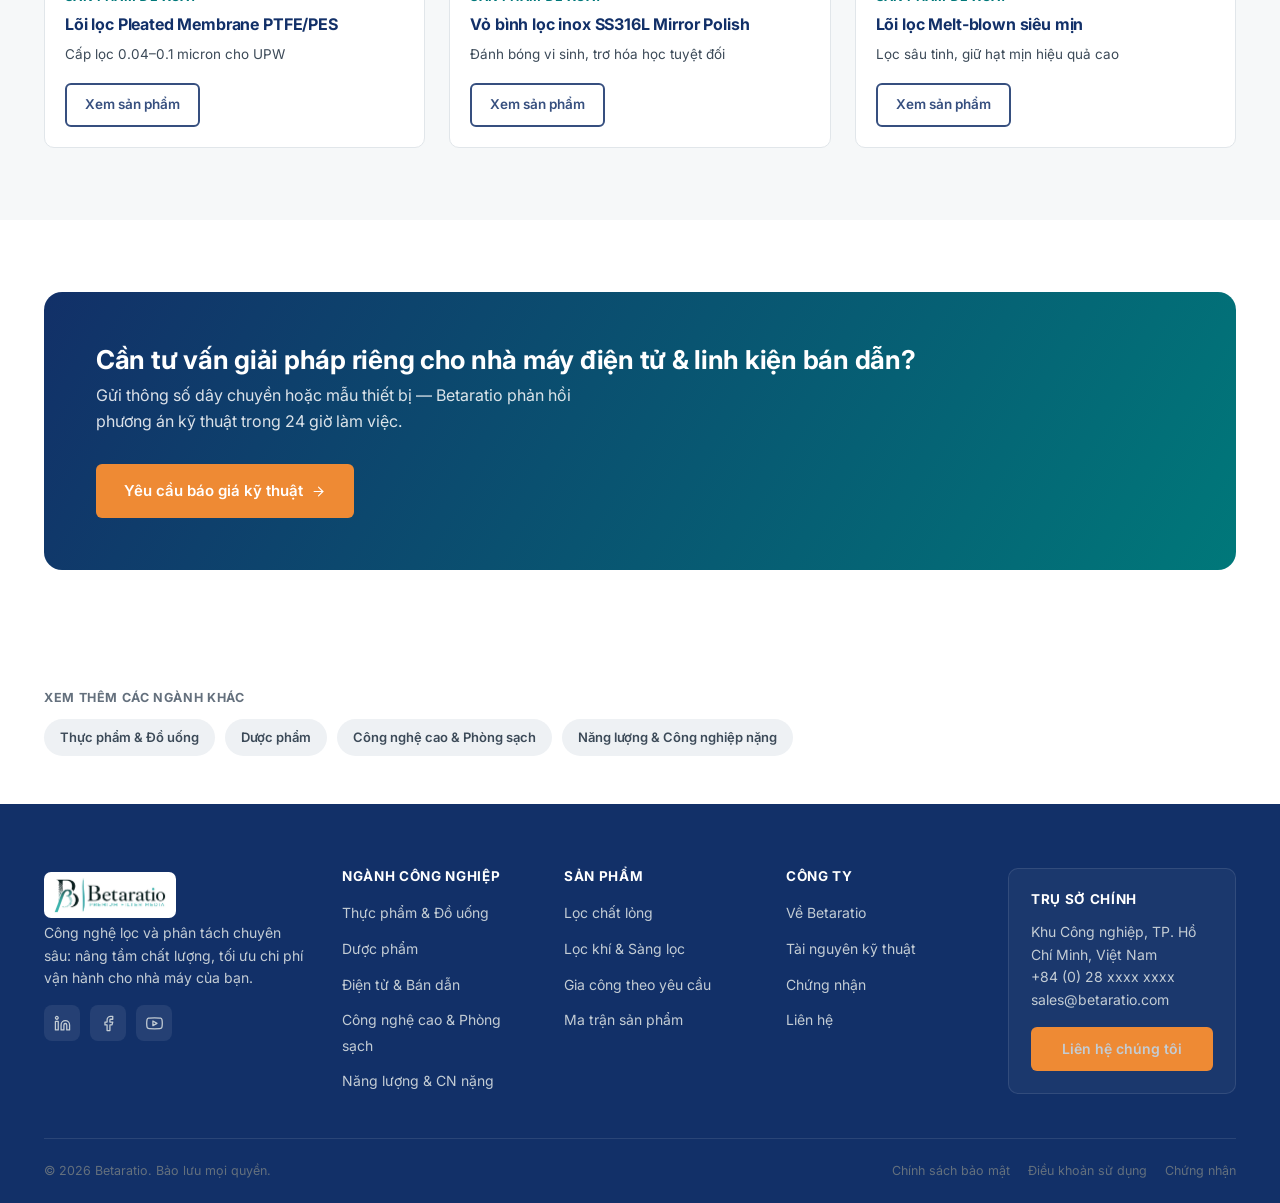
<file: industries/electronics.html>
<!doctype html>
<html lang="vi">
<head>
<meta charset="UTF-8">
<meta name="viewport" content="width=device-width, initial-scale=1.0">
<title>Điện tử & Linh kiện bán dẫn | Betaratio</title>
<meta name="description" content="Giải pháp lọc & phân tách Betaratio cho ngành Điện tử & Linh kiện bán dẫn: Kiểm soát tạp chất dưới micron, đáp ứng yêu cầu nước siêu tinh khiết (UPW) cho rửa bảng mạch.">
<link rel="canonical" href="https://your-betaratio-site.example/industries/electronics.html">
<meta property="og:title" content="Điện tử & Linh kiện bán dẫn | Betaratio">
<meta property="og:description" content="Giải pháp lọc & phân tách Betaratio cho ngành Điện tử & Linh kiện bán dẫn: Kiểm soát tạp chất dưới micron, đáp ứng yêu cầu nước siêu tinh khiết (UPW) cho rửa bảng mạch.">
<meta property="og:type" content="website">
<meta name="theme-color" content="#123068">
<link rel="icon" type="image/png" href="../images/brand/logo-icon.png">
<link rel="apple-touch-icon" href="../images/brand/logo-icon.png">
<link rel="preconnect" href="https://fonts.googleapis.com">
<link rel="preconnect" href="https://fonts.gstatic.com" crossorigin>
<link href="https://fonts.googleapis.com/css2?family=Inter:wght@400;500;600;700;800&display=swap" rel="stylesheet">
<link rel="stylesheet" href="../css/style.css">
</head>
<body>
<header class="site-header">
  <div class="header-inner">
    <a class="brand brand-logo" href="../index.html">
      <img src="../images/brand/logo.jpg" alt="Betaratio — Premium Filter Media" class="brand-logo-img">
    </a>
    <nav class="main-nav">
      <ul>
        <li><a class="nav-link" href="../index.html">Trang chủ</a></li>
<li class="has-mega"><a class="nav-link active" href="../industries.html">Ngành công nghiệp<svg class="chev" viewBox="0 0 24 24" fill="none" stroke="currentColor" stroke-width="1.8" stroke-linecap="round" stroke-linejoin="round"><polyline points="6 9 12 15 18 9"></polyline></svg></a><div class="mega mega-single"><a href="../industries/food-beverage.html"><span class="ic"><svg viewBox="0 0 24 24" fill="none" stroke="currentColor" stroke-width="1.8" stroke-linecap="round" stroke-linejoin="round"><path d="M18 8h1a4 4 0 0 1 0 8h-1"></path><path d="M2 8h16v9a4 4 0 0 1-4 4H6a4 4 0 0 1-4-4V8z"></path><line x1="6" y1="1" x2="6" y2="4"></line><line x1="10" y1="1" x2="10" y2="4"></line><line x1="14" y1="1" x2="14" y2="4"></line></svg></span><span><strong>Thực phẩm & Đồ uống</strong><span>Chống nhiễm xơ sợi, đạt chuẩn tiếp xúc thực phẩm</span></span></a>
<a href="../industries/pharmaceuticals.html"><span class="ic"><svg viewBox="0 0 24 24" fill="none" stroke="currentColor" stroke-width="1.8" stroke-linecap="round" stroke-linejoin="round"><polyline points="22 12 18 12 15 21 9 3 6 12 2 12"></polyline></svg></span><span><strong>Dược phẩm</strong><span>Vô trùng tuyệt đối, an toàn chống cháy nổ</span></span></a>
<a href="../industries/electronics.html"><span class="ic"><svg viewBox="0 0 24 24" fill="none" stroke="currentColor" stroke-width="1.8" stroke-linecap="round" stroke-linejoin="round"><rect x="4" y="4" width="16" height="16" rx="2" ry="2"></rect><rect x="9" y="9" width="6" height="6"></rect><line x1="9" y1="1" x2="9" y2="4"></line><line x1="15" y1="1" x2="15" y2="4"></line><line x1="9" y1="20" x2="9" y2="23"></line><line x1="15" y1="20" x2="15" y2="23"></line><line x1="1" y1="9" x2="4" y2="9"></line><line x1="20" y1="9" x2="23" y2="9"></line><line x1="1" y1="15" x2="4" y2="15"></line><line x1="20" y1="15" x2="23" y2="15"></line></svg></span><span><strong>Điện tử & Bán dẫn</strong><span>Lọc siêu mịn cho nước siêu tinh khiết (UPW)</span></span></a>
<a href="../industries/high-tech-cleanrooms.html"><span class="ic"><svg viewBox="0 0 24 24" fill="none" stroke="currentColor" stroke-width="1.8" stroke-linecap="round" stroke-linejoin="round"><path d="M12 22s8-4 8-10V5l-8-3-8 3v7c0 6 8 10 8 10z"></path></svg></span><span><strong>Công nghệ cao & Phòng sạch</strong><span>Kiểm soát hạt bụi, chống tĩnh điện</span></span></a>
<a href="../industries/energy-heavy-industries.html"><span class="ic"><svg viewBox="0 0 24 24" fill="none" stroke="currentColor" stroke-width="1.8" stroke-linecap="round" stroke-linejoin="round"><polygon points="13 2 3 14 12 14 11 22 21 10 12 10 13 2"></polygon></svg></span><span><strong>Năng lượng & CN nặng</strong><span>Lưu lượng lớn, môi trường ăn mòn mạnh</span></span></a>
</div></li>
<li class="has-mega"><a class="nav-link" href="../products/index.html">Sản phẩm<svg class="chev" viewBox="0 0 24 24" fill="none" stroke="currentColor" stroke-width="1.8" stroke-linecap="round" stroke-linejoin="round"><polyline points="6 9 12 15 18 9"></polyline></svg></a><div class="mega">
<div class="mega-title">Lọc chất lỏng</div>
<a href="../products/liquid-filtration.html#cartridges"><span class="ic"><svg viewBox="0 0 24 24" fill="none" stroke="currentColor" stroke-width="1.8" stroke-linecap="round" stroke-linejoin="round"><path d="M12 2.69l5.66 5.66a8 8 0 1 1-11.31 0z"></path></svg></span><span><strong>Lõi lọc / Cột lọc</strong></span></a>
<a href="../products/liquid-filtration.html#bags"><span class="ic"><svg viewBox="0 0 24 24" fill="none" stroke="currentColor" stroke-width="1.8" stroke-linecap="round" stroke-linejoin="round"><path d="M12 2.69l5.66 5.66a8 8 0 1 1-11.31 0z"></path></svg></span><span><strong>Túi lọc dung dịch lỏng</strong></span></a>
<a href="../products/liquid-filtration.html#cloths"><span class="ic"><svg viewBox="0 0 24 24" fill="none" stroke="currentColor" stroke-width="1.8" stroke-linecap="round" stroke-linejoin="round"><path d="M12 2.69l5.66 5.66a8 8 0 1 1-11.31 0z"></path></svg></span><span><strong>Vải lọc máy công nghiệp</strong></span></a>
<a href="../products/liquid-filtration.html#vessels"><span class="ic"><svg viewBox="0 0 24 24" fill="none" stroke="currentColor" stroke-width="1.8" stroke-linecap="round" stroke-linejoin="round"><path d="M12 2.69l5.66 5.66a8 8 0 1 1-11.31 0z"></path></svg></span><span><strong>Bình lọc chất lỏng</strong></span></a>

<div class="mega-title">Lọc khí &amp; Sàng lọc</div>
<a href="../products/gas-separation.html#fluidbed"><span class="ic"><svg viewBox="0 0 24 24" fill="none" stroke="currentColor" stroke-width="1.8" stroke-linecap="round" stroke-linejoin="round"><path d="M9.59 4.59A2 2 0 1 1 11 8H2m10.59 11.41A2 2 0 1 0 14 16H2m15.73-8.27A2.5 2.5 0 1 1 19.5 12H2"></path></svg></span><span><strong>Túi sấy tầng sôi</strong></span></a>
<a href="../products/gas-separation.html#collector"><span class="ic"><svg viewBox="0 0 24 24" fill="none" stroke="currentColor" stroke-width="1.8" stroke-linecap="round" stroke-linejoin="round"><path d="M9.59 4.59A2 2 0 1 1 11 8H2m10.59 11.41A2 2 0 1 0 14 16H2m15.73-8.27A2.5 2.5 0 1 1 19.5 12H2"></path></svg></span><span><strong>Túi lọc bụi / thu hồi bột mịn</strong></span></a>
<a href="../products/gas-separation.html#vent"><span class="ic"><svg viewBox="0 0 24 24" fill="none" stroke="currentColor" stroke-width="1.8" stroke-linecap="round" stroke-linejoin="round"><path d="M9.59 4.59A2 2 0 1 1 11 8H2m10.59 11.41A2 2 0 1 0 14 16H2m15.73-8.27A2.5 2.5 0 1 1 19.5 12H2"></path></svg></span><span><strong>Túi thông áp bồn chứa</strong></span></a>
<a href="../products/gas-separation.html#connector"><span class="ic"><svg viewBox="0 0 24 24" fill="none" stroke="currentColor" stroke-width="1.8" stroke-linecap="round" stroke-linejoin="round"><path d="M9.59 4.59A2 2 0 1 1 11 8H2m10.59 11.41A2 2 0 1 0 14 16H2m15.73-8.27A2.5 2.5 0 1 1 19.5 12H2"></path></svg></span><span><strong>Khớp nối mềm bằng vải</strong></span></a>

</div></li>
<li><a class="nav-link" href="../custom-oem.html">Gia công theo yêu cầu</a></li>
<li><a class="nav-link" href="../resources.html">Tài nguyên kỹ thuật</a></li>
<li><a class="nav-link" href="../about.html">Về Betaratio</a></li>

      </ul>
    </nav>
    <div class="header-cta">
      <div class="utility-row">
        <a class="utility-btn" href="tel:+84(0)28xxxxxxxx" aria-label="Gọi điện thoại" title="+84 (0) 28 xxxx xxxx"><svg viewBox="0 0 24 24" fill="none" stroke="currentColor" stroke-width="1.8" stroke-linecap="round" stroke-linejoin="round"><path d="M22 16.92v3a2 2 0 0 1-2.18 2 19.79 19.79 0 0 1-8.63-3.07 19.5 19.5 0 0 1-6-6 19.79 19.79 0 0 1-3.07-8.67A2 2 0 0 1 4.11 2h3a2 2 0 0 1 2 1.72c.127.96.361 1.903.7 2.81a2 2 0 0 1-.45 2.11L8.09 9.91a16 16 0 0 0 6 6l1.27-1.27a2 2 0 0 1 2.11-.45c.907.339 1.85.573 2.81.7A2 2 0 0 1 22 16.92z"></path></svg></a>
        <a class="utility-btn" href="../contact.html" aria-label="Gửi yêu cầu báo giá" title="Yêu cầu báo giá"><svg viewBox="0 0 24 24" fill="none" stroke="currentColor" stroke-width="1.8" stroke-linecap="round" stroke-linejoin="round"><path d="M4 4h16c1.1 0 2 .9 2 2v12c0 1.1-.9 2-2 2H4c-1.1 0-2-.9-2-2V6c0-1.1.9-2 2-2z"></path><polyline points="22,6 12,13 2,6"></polyline></svg></a>
      </div>
      <a href="../contact.html" class="btn btn-primary btn-sm">Yêu cầu báo giá</a>
      <button class="nav-toggle" aria-label="Mở menu"><svg viewBox="0 0 24 24" fill="none" stroke="currentColor" stroke-width="1.8" stroke-linecap="round" stroke-linejoin="round"><line x1="3" y1="12" x2="21" y2="12"></line><line x1="3" y1="6" x2="21" y2="6"></line><line x1="3" y1="18" x2="21" y2="18"></line></svg></button>
    </div>
  </div>
</header>
<div class="nav-overlay"></div>

<section class="page-hero" style="--grad-a:#1b2a4a;--grad-b:#59bbbc" style="background:linear-gradient(160deg, var(--grad-a), var(--grad-b))">
  <div class="container">
    <div class="breadcrumb"><a href="../index.html">Trang chủ</a><span class="sep">/</span><a href="../industries.html">Ngành công nghiệp</a><span class="sep">/</span><span>Điện tử & Linh kiện bán dẫn</span></div>
    <div class="eyebrow">Electronics & Semiconductors</div>
    <h1>Giải pháp lọc &amp; phân tách cho ngành Điện tử & Linh kiện bán dẫn</h1>
    <p class="lead">Kiểm soát tạp chất dưới micron, đáp ứng yêu cầu nước siêu tinh khiết (UPW) cho rửa bảng mạch.</p>
    <div class="page-hero-badges">
      <span><svg class="cap-ic" viewBox="0 0 24 24" fill="none" stroke="currentColor" stroke-width="1.8" stroke-linecap="round" stroke-linejoin="round"><path d="M12 22s8-4 8-10V5l-8-3-8 3v7c0 6 8 10 8 10z"></path><polyline points="9 12 11 14 15 10"></polyline></svg> Đạt chuẩn FDA / QCVN</span>
      <span><svg class="cap-ic" viewBox="0 0 24 24" fill="none" stroke="currentColor" stroke-width="1.8" stroke-linecap="round" stroke-linejoin="round"><circle cx="12" cy="12" r="3"></circle><path d="M19.4 15a1.65 1.65 0 0 0 .33 1.82l.06.06a2 2 0 1 1-2.83 2.83l-.06-.06a1.65 1.65 0 0 0-1.82-.33 1.65 1.65 0 0 0-1 1.51V21a2 2 0 0 1-4 0v-.09A1.65 1.65 0 0 0 9 19.4a1.65 1.65 0 0 0-1.82.33l-.06.06a2 2 0 1 1-2.83-2.83l.06-.06a1.65 1.65 0 0 0 .33-1.82 1.65 1.65 0 0 0-1.51-1H3a2 2 0 0 1 0-4h.09A1.65 1.65 0 0 0 4.6 9a1.65 1.65 0 0 0-.33-1.82l-.06-.06a2 2 0 1 1 2.83-2.83l.06.06a1.65 1.65 0 0 0 1.82.33H9a1.65 1.65 0 0 0 1-1.51V3a2 2 0 0 1 4 0v.09a1.65 1.65 0 0 0 1 1.51 1.65 1.65 0 0 0 1.82-.33l.06-.06a2 2 0 1 1 2.83 2.83l-.06.06a1.65 1.65 0 0 0-.33 1.82V9a1.65 1.65 0 0 0 1.51 1H21a2 2 0 0 1 0 4h-.09a1.65 1.65 0 0 0-1.51 1z"></path></svg> Tùy biến theo thiết bị</span>
      <span><svg class="cap-ic" viewBox="0 0 24 24" fill="none" stroke="currentColor" stroke-width="1.8" stroke-linecap="round" stroke-linejoin="round"><path d="M9 2v6.5L4 18a2 2 0 0 0 1.8 3h12.4a2 2 0 0 0 1.8-3l-5-9.5V2"></path><line x1="8" y1="2" x2="16" y2="2"></line></svg> Kiểm định trước xuất xưởng</span>
    </div>
  </div>
</section>

<section>
  <div class="container">
    <div class="section-head">
      <div class="eyebrow">Thách thức &amp; Giải pháp</div>
      <h2>Thách thức ngành Điện tử & Bán dẫn</h2>
    </div>
    <div class="pain-solution">
      <div class="psblock pain">
        <h3><svg viewBox="0 0 24 24" fill="none" stroke="currentColor" stroke-width="1.8" stroke-linecap="round" stroke-linejoin="round"><polyline points="22 12 18 12 15 21 9 3 6 12 2 12"></polyline></svg> Thách thức thường gặp</h3>
        <ul><li>Kiểm soát tạp chất ở kích thước dưới micron — sai số cực nhỏ cũng gây lỗi vi mạch.</li><li>Yêu cầu nước siêu tinh khiết (Ultra Pure Water – UPW) để rửa bảng mạch không để lại cặn ion.</li><li>Vật liệu lọc phải trơ hóa học tuyệt đối, không phát sinh ô nhiễm thứ cấp vào dòng nước.</li></ul>
      </div>
      <div class="psblock solution">
        <h3><svg viewBox="0 0 24 24" fill="none" stroke="currentColor" stroke-width="1.8" stroke-linecap="round" stroke-linejoin="round"><path d="M22 11.08V12a10 10 0 1 1-5.93-9.14"></path><polyline points="22 4 12 14.01 9 11.01"></polyline></svg> Giải pháp từ Betaratio</h3>
        <ul><li>Lõi lọc màng xếp nếp Absolute cấp lọc siêu mịn từ 0.04 đến 0.1 micron, kiểm soát bụi bẩn tuyệt đối.</li><li>Vật liệu lọc trơ về mặt hóa học, chịu nhiệt tốt, không phôi nhiễm hạt/ion vào dòng nước siêu tinh khiết.</li><li>Vỏ bình lọc inox SS316L đánh bóng vi sinh gương (mirror polish) hạn chế bám bẩn và ăn mòn.</li></ul>
      </div>
    </div>
  </div>
</section>

<section class="section-alt">
  <div class="container">
    <div class="section-head">
      <div class="eyebrow">Đề xuất cho ngành Điện tử & Linh kiện bán dẫn</div>
      <h2>Sản phẩm khuyến nghị</h2>
      <p>Các dòng sản phẩm Betaratio phù hợp nhất với đặc thù vận hành ngành điện tử & linh kiện bán dẫn.</p>
    </div>
    <div class="grid grid-3">
      <div class="product-card">
      <div class="img-frame" style="--ar:16/11"><svg viewBox="0 0 24 24" fill="none" stroke="currentColor" stroke-width="1.8" stroke-linecap="round" stroke-linejoin="round"><ellipse cx="12" cy="6" rx="7" ry="3"></ellipse><path d="M5 6v12a7 3 0 0 0 14 0V6"></path></svg></div>
      <div class="pc-body">
        <span class="pc-meta">Sản phẩm đề xuất</span>
        <h4>Lõi lọc Pleated Membrane PTFE/PES</h4>
        <p>Cấp lọc 0.04–0.1 micron cho UPW</p>
        <div class="pc-foot">
          <a href="../products/index.html" class="btn btn-ghost-navy btn-sm">Xem sản phẩm</a>
        </div>
      </div>
    </div>
<div class="product-card">
      <div class="img-frame" style="--ar:16/11"><img src="../images/photos/products/vo-binh-loc-inox-ss316l-mirror-polish.jpg" alt="Vỏ bình lọc inox SS316L Mirror Polish" loading="lazy"></div>
      <div class="pc-body">
        <span class="pc-meta">Sản phẩm đề xuất</span>
        <h4>Vỏ bình lọc inox SS316L Mirror Polish</h4>
        <p>Đánh bóng vi sinh, trơ hóa học tuyệt đối</p>
        <div class="pc-foot">
          <a href="../products/index.html" class="btn btn-ghost-navy btn-sm">Xem sản phẩm</a>
        </div>
      </div>
    </div>
<div class="product-card">
      <div class="img-frame" style="--ar:16/11"><img src="../images/photos/products/loi-loc-melt-blown-sieu-min.jpg" alt="Lõi lọc Melt-blown siêu mịn" loading="lazy"></div>
      <div class="pc-body">
        <span class="pc-meta">Sản phẩm đề xuất</span>
        <h4>Lõi lọc Melt-blown siêu mịn</h4>
        <p>Lọc sâu tinh, giữ hạt mịn hiệu quả cao</p>
        <div class="pc-foot">
          <a href="../products/index.html" class="btn btn-ghost-navy btn-sm">Xem sản phẩm</a>
        </div>
      </div>
    </div>

    </div>
  </div>
</section>

<section>
  <div class="container">
    <div class="cta-band">
      <div>
        <h2>Cần tư vấn giải pháp riêng cho nhà máy điện tử & linh kiện bán dẫn?</h2>
        <p>Gửi thông số dây chuyền hoặc mẫu thiết bị — Betaratio phản hồi phương án kỹ thuật trong 24 giờ làm việc.</p>
      </div>
      <a href="../contact.html" class="btn btn-primary">Yêu cầu báo giá kỹ thuật <svg viewBox="0 0 24 24" fill="none" stroke="currentColor" stroke-width="1.8" stroke-linecap="round" stroke-linejoin="round"><line x1="5" y1="12" x2="19" y2="12"></line><polyline points="12 5 19 12 12 19"></polyline></svg></a>
    </div>
  </div>
</section>

<section class="section-tight">
  <div class="container">
    <h4 style="font-size:12.5px;text-transform:uppercase;letter-spacing:.05em;color:var(--gray-500);margin-bottom:14px">Xem thêm các ngành khác</h4>
    <div class="pill-list"><a class="pill" href="food-beverage.html">Thực phẩm & Đồ uống</a>
<a class="pill" href="pharmaceuticals.html">Dược phẩm</a>
<a class="pill" href="high-tech-cleanrooms.html">Công nghệ cao & Phòng sạch</a>
<a class="pill" href="energy-heavy-industries.html">Năng lượng & Công nghiệp nặng</a>
</div>
  </div>
</section>
<footer class="site-footer">
  <div class="container">
    <div class="footer-grid">
      <div class="footer-brand">
        <a class="brand brand-logo" href="../index.html">
          <img src="../images/brand/logo.jpg" alt="Betaratio — Premium Filter Media" class="brand-logo-img brand-logo-img-footer">
        </a>
        <p>Công nghệ lọc và phân tách chuyên sâu: nâng tầm chất lượng, tối ưu chi phí vận hành cho nhà máy của bạn.</p>
        <div class="social-row">
          <a href="#" aria-label="LinkedIn"><svg viewBox="0 0 24 24" fill="none" stroke="currentColor" stroke-width="1.8" stroke-linecap="round" stroke-linejoin="round"><path d="M16 8a6 6 0 0 1 6 6v7h-4v-7a2 2 0 0 0-2-2 2 2 0 0 0-2 2v7h-4v-7a6 6 0 0 1 6-6z"></path><rect x="2" y="9" width="4" height="12"></rect><circle cx="4" cy="4" r="2"></circle></svg></a>
          <a href="#" aria-label="Facebook"><svg viewBox="0 0 24 24" fill="none" stroke="currentColor" stroke-width="1.8" stroke-linecap="round" stroke-linejoin="round"><path d="M18 2h-3a5 5 0 0 0-5 5v3H7v4h3v8h4v-8h3l1-4h-4V7a1 1 0 0 1 1-1h3z"></path></svg></a>
          <a href="#" aria-label="YouTube"><svg viewBox="0 0 24 24" fill="none" stroke="currentColor" stroke-width="1.8" stroke-linecap="round" stroke-linejoin="round"><path d="M22.54 6.42a2.78 2.78 0 0 0-1.94-2C18.88 4 12 4 12 4s-6.88 0-8.6.46a2.78 2.78 0 0 0-1.94 2A29 29 0 0 0 1 11.75a29 29 0 0 0 .46 5.33A2.78 2.78 0 0 0 3.4 19c1.72.46 8.6.46 8.6.46s6.88 0 8.6-.46a2.78 2.78 0 0 0 1.94-2 29 29 0 0 0 .46-5.25 29 29 0 0 0-.46-5.33z"></path><polygon points="9.75 15.02 15.5 11.75 9.75 8.48 9.75 15.02"></polygon></svg></a>
        </div>
      </div>
      <div>
        <h5>Ngành công nghiệp</h5>
        <ul>
          <li><a href="../industries/food-beverage.html">Thực phẩm & Đồ uống</a></li><li><a href="../industries/pharmaceuticals.html">Dược phẩm</a></li><li><a href="../industries/electronics.html">Điện tử & Bán dẫn</a></li><li><a href="../industries/high-tech-cleanrooms.html">Công nghệ cao & Phòng sạch</a></li><li><a href="../industries/energy-heavy-industries.html">Năng lượng & CN nặng</a></li>
        </ul>
      </div>
      <div>
        <h5>Sản phẩm</h5>
        <ul>
          <li><a href="../products/liquid-filtration.html">Lọc chất lỏng</a></li>
          <li><a href="../products/gas-separation.html">Lọc khí &amp; Sàng lọc</a></li>
          <li><a href="../custom-oem.html">Gia công theo yêu cầu</a></li>
          <li><a href="../products/index.html">Ma trận sản phẩm</a></li>
        </ul>
      </div>
      <div>
        <h5>Công ty</h5>
        <ul>
          <li><a href="../about.html">Về Betaratio</a></li>
          <li><a href="../resources.html">Tài nguyên kỹ thuật</a></li>
          <li><a href="../resources.html#certifications">Chứng nhận</a></li>
          <li><a href="../contact.html">Liên hệ</a></li>
        </ul>
      </div>
      <div class="footer-hq">
        <h5>Trụ sở chính</h5>
        <address>
          Khu Công nghiệp, TP. Hồ Chí Minh, Việt Nam<br>
          <a href="tel:+84(0)28xxxxxxxx">+84 (0) 28 xxxx xxxx</a><br>
          <a href="mailto:sales@betaratio.com">sales@betaratio.com</a>
        </address>
        <a href="../contact.html" class="btn btn-primary btn-sm">Liên hệ chúng tôi</a>
      </div>
    </div>
    <div class="footer-bottom">
      <span>© <span data-year></span> Betaratio. Bảo lưu mọi quyền.</span>
      <div class="legal-links">
        <a href="#">Chính sách bảo mật</a>
        <a href="#">Điều khoản sử dụng</a>
        <a href="../resources.html#certifications">Chứng nhận</a>
      </div>
    </div>
  </div>
</footer>
<script src="../js/main.js"></script>
</body>
</html>
</file>
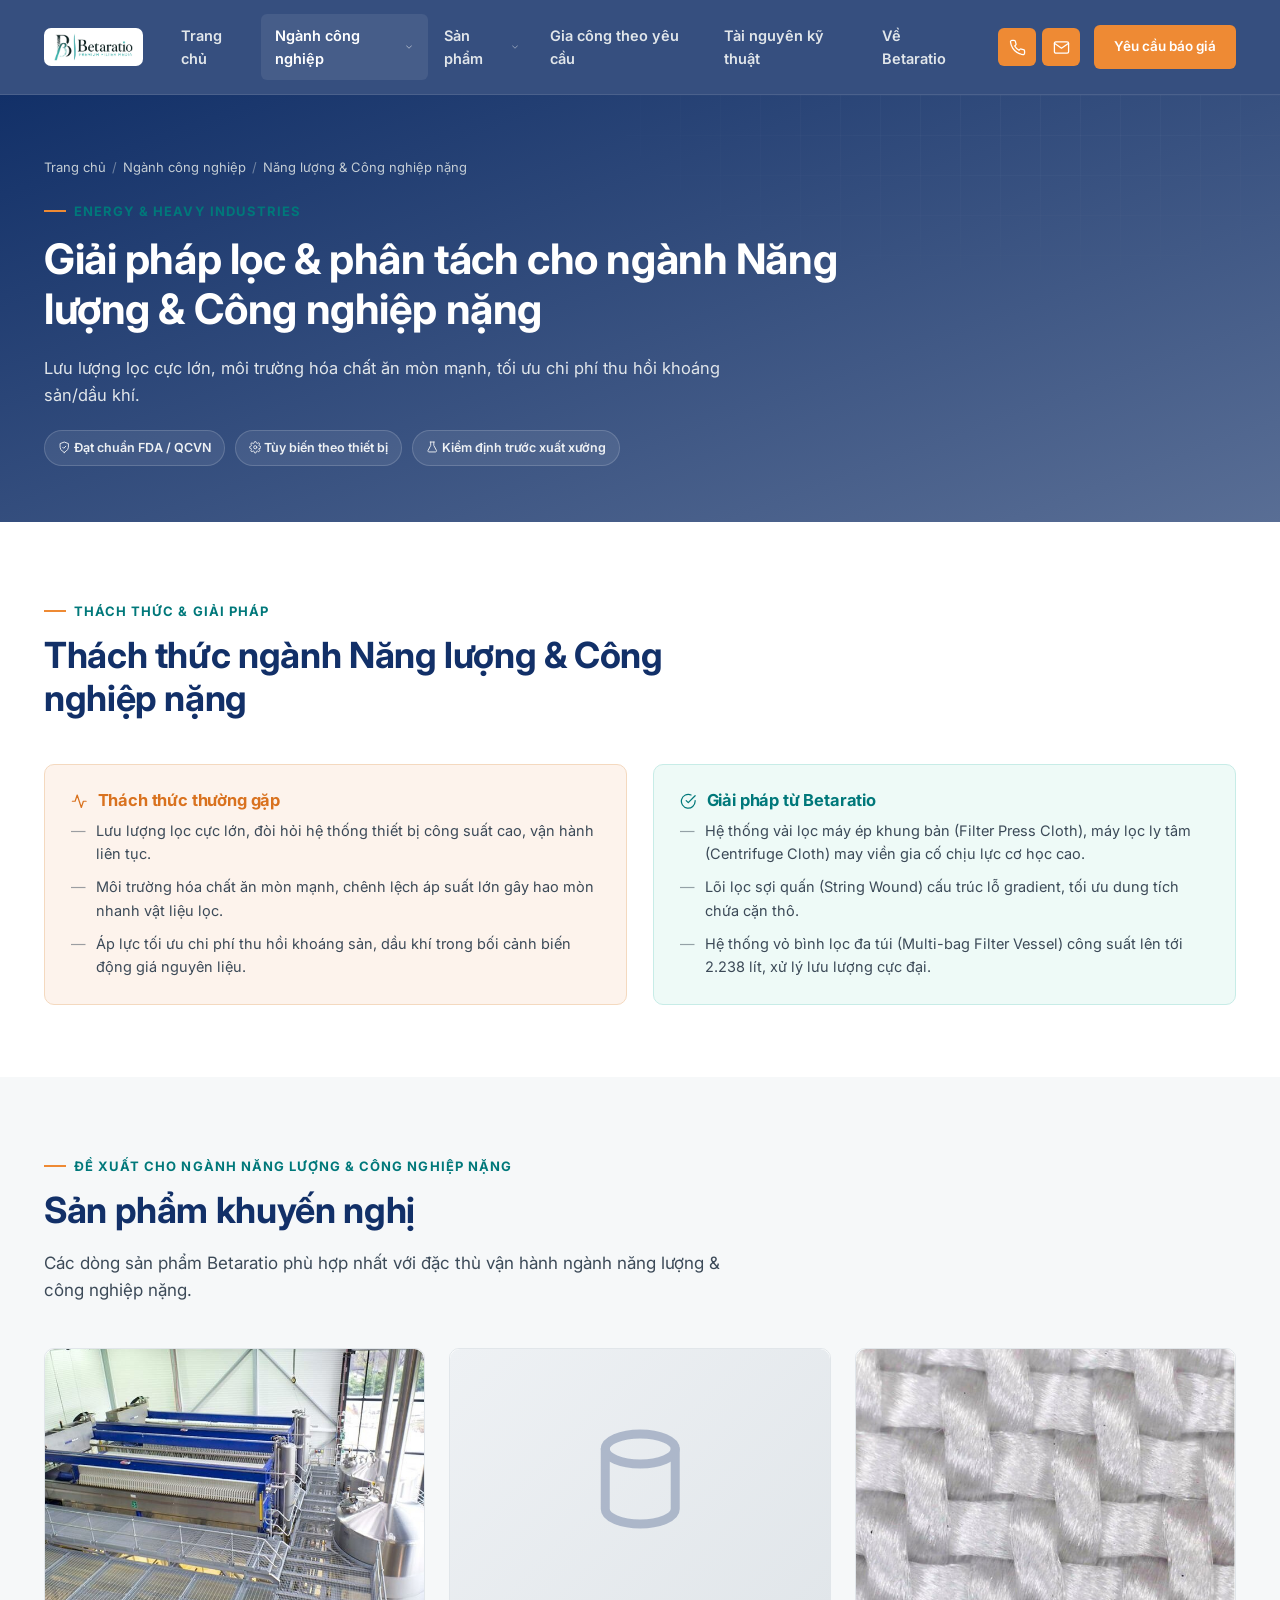
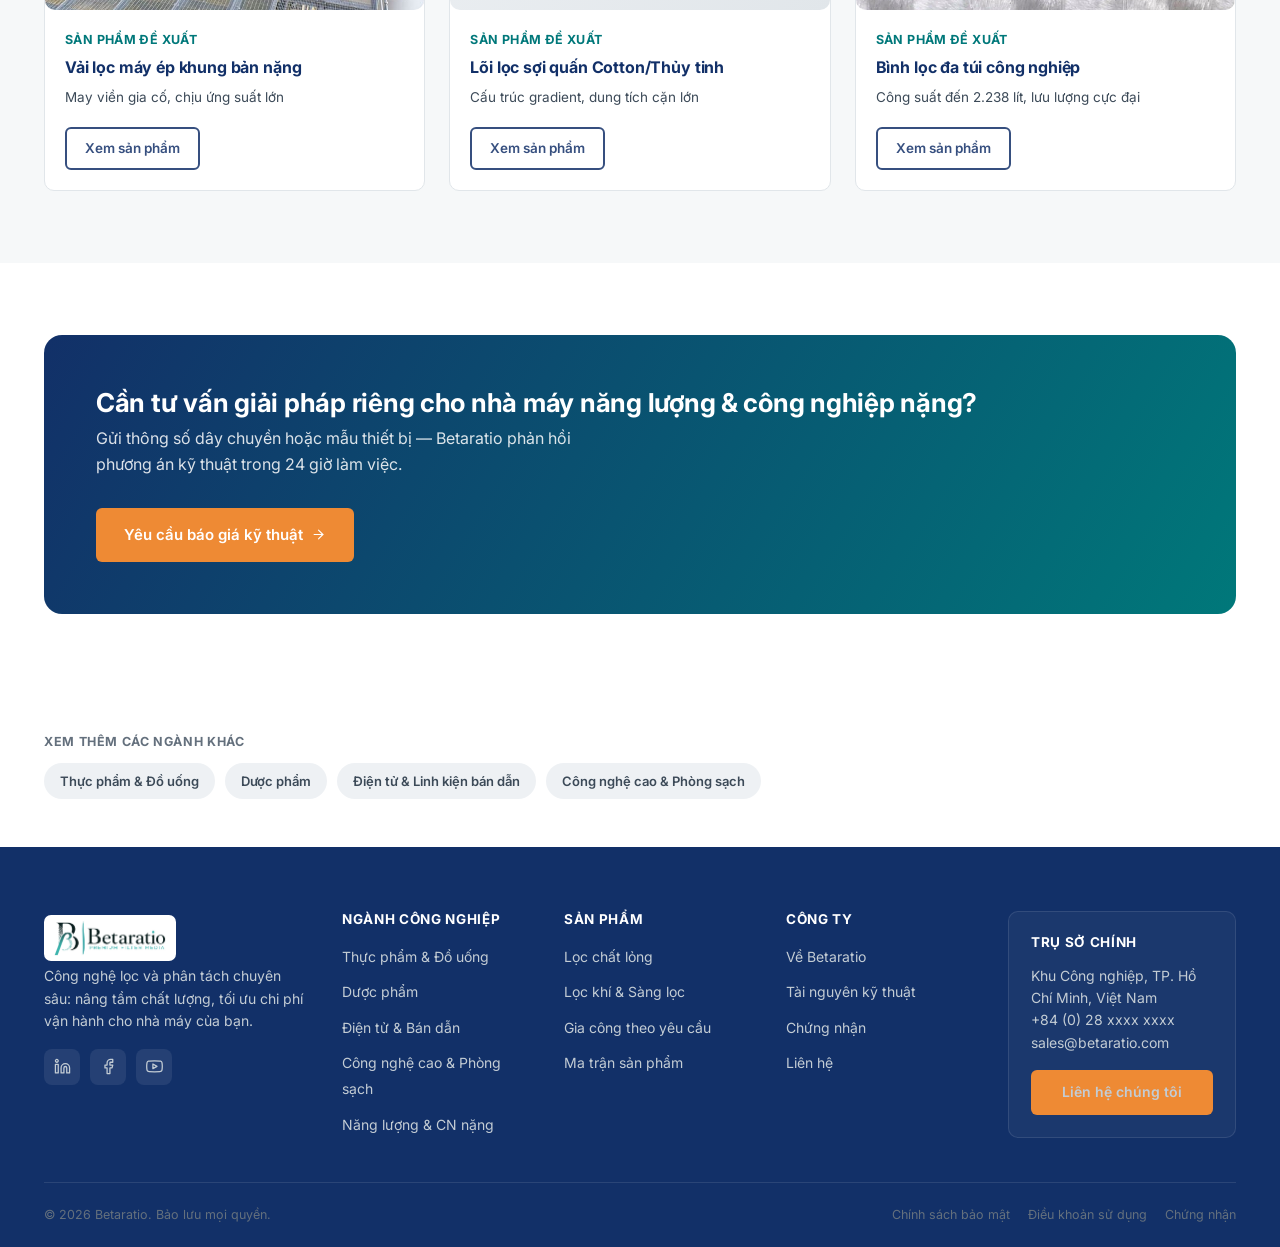
<file: industries/energy-heavy-industries.html>
<!doctype html>
<html lang="vi">
<head>
<meta charset="UTF-8">
<meta name="viewport" content="width=device-width, initial-scale=1.0">
<title>Năng lượng & Công nghiệp nặng | Betaratio</title>
<meta name="description" content="Giải pháp lọc & phân tách Betaratio cho ngành Năng lượng & Công nghiệp nặng: Lưu lượng lọc cực lớn, môi trường hóa chất ăn mòn mạnh, tối ưu chi phí thu hồi khoáng sản/dầu khí.">
<link rel="canonical" href="https://your-betaratio-site.example/industries/energy-heavy-industries.html">
<meta property="og:title" content="Năng lượng & Công nghiệp nặng | Betaratio">
<meta property="og:description" content="Giải pháp lọc & phân tách Betaratio cho ngành Năng lượng & Công nghiệp nặng: Lưu lượng lọc cực lớn, môi trường hóa chất ăn mòn mạnh, tối ưu chi phí thu hồi khoáng sản/dầu khí.">
<meta property="og:type" content="website">
<meta name="theme-color" content="#123068">
<link rel="icon" type="image/png" href="../images/brand/logo-icon.png">
<link rel="apple-touch-icon" href="../images/brand/logo-icon.png">
<link rel="preconnect" href="https://fonts.googleapis.com">
<link rel="preconnect" href="https://fonts.gstatic.com" crossorigin>
<link href="https://fonts.googleapis.com/css2?family=Inter:wght@400;500;600;700;800&display=swap" rel="stylesheet">
<link rel="stylesheet" href="../css/style.css">
</head>
<body>
<header class="site-header">
  <div class="header-inner">
    <a class="brand brand-logo" href="../index.html">
      <img src="../images/brand/logo.jpg" alt="Betaratio — Premium Filter Media" class="brand-logo-img">
    </a>
    <nav class="main-nav">
      <ul>
        <li><a class="nav-link" href="../index.html">Trang chủ</a></li>
<li class="has-mega"><a class="nav-link active" href="../industries.html">Ngành công nghiệp<svg class="chev" viewBox="0 0 24 24" fill="none" stroke="currentColor" stroke-width="1.8" stroke-linecap="round" stroke-linejoin="round"><polyline points="6 9 12 15 18 9"></polyline></svg></a><div class="mega mega-single"><a href="../industries/food-beverage.html"><span class="ic"><svg viewBox="0 0 24 24" fill="none" stroke="currentColor" stroke-width="1.8" stroke-linecap="round" stroke-linejoin="round"><path d="M18 8h1a4 4 0 0 1 0 8h-1"></path><path d="M2 8h16v9a4 4 0 0 1-4 4H6a4 4 0 0 1-4-4V8z"></path><line x1="6" y1="1" x2="6" y2="4"></line><line x1="10" y1="1" x2="10" y2="4"></line><line x1="14" y1="1" x2="14" y2="4"></line></svg></span><span><strong>Thực phẩm & Đồ uống</strong><span>Chống nhiễm xơ sợi, đạt chuẩn tiếp xúc thực phẩm</span></span></a>
<a href="../industries/pharmaceuticals.html"><span class="ic"><svg viewBox="0 0 24 24" fill="none" stroke="currentColor" stroke-width="1.8" stroke-linecap="round" stroke-linejoin="round"><polyline points="22 12 18 12 15 21 9 3 6 12 2 12"></polyline></svg></span><span><strong>Dược phẩm</strong><span>Vô trùng tuyệt đối, an toàn chống cháy nổ</span></span></a>
<a href="../industries/electronics.html"><span class="ic"><svg viewBox="0 0 24 24" fill="none" stroke="currentColor" stroke-width="1.8" stroke-linecap="round" stroke-linejoin="round"><rect x="4" y="4" width="16" height="16" rx="2" ry="2"></rect><rect x="9" y="9" width="6" height="6"></rect><line x1="9" y1="1" x2="9" y2="4"></line><line x1="15" y1="1" x2="15" y2="4"></line><line x1="9" y1="20" x2="9" y2="23"></line><line x1="15" y1="20" x2="15" y2="23"></line><line x1="1" y1="9" x2="4" y2="9"></line><line x1="20" y1="9" x2="23" y2="9"></line><line x1="1" y1="15" x2="4" y2="15"></line><line x1="20" y1="15" x2="23" y2="15"></line></svg></span><span><strong>Điện tử & Bán dẫn</strong><span>Lọc siêu mịn cho nước siêu tinh khiết (UPW)</span></span></a>
<a href="../industries/high-tech-cleanrooms.html"><span class="ic"><svg viewBox="0 0 24 24" fill="none" stroke="currentColor" stroke-width="1.8" stroke-linecap="round" stroke-linejoin="round"><path d="M12 22s8-4 8-10V5l-8-3-8 3v7c0 6 8 10 8 10z"></path></svg></span><span><strong>Công nghệ cao & Phòng sạch</strong><span>Kiểm soát hạt bụi, chống tĩnh điện</span></span></a>
<a href="../industries/energy-heavy-industries.html"><span class="ic"><svg viewBox="0 0 24 24" fill="none" stroke="currentColor" stroke-width="1.8" stroke-linecap="round" stroke-linejoin="round"><polygon points="13 2 3 14 12 14 11 22 21 10 12 10 13 2"></polygon></svg></span><span><strong>Năng lượng & CN nặng</strong><span>Lưu lượng lớn, môi trường ăn mòn mạnh</span></span></a>
</div></li>
<li class="has-mega"><a class="nav-link" href="../products/index.html">Sản phẩm<svg class="chev" viewBox="0 0 24 24" fill="none" stroke="currentColor" stroke-width="1.8" stroke-linecap="round" stroke-linejoin="round"><polyline points="6 9 12 15 18 9"></polyline></svg></a><div class="mega">
<div class="mega-title">Lọc chất lỏng</div>
<a href="../products/liquid-filtration.html#cartridges"><span class="ic"><svg viewBox="0 0 24 24" fill="none" stroke="currentColor" stroke-width="1.8" stroke-linecap="round" stroke-linejoin="round"><path d="M12 2.69l5.66 5.66a8 8 0 1 1-11.31 0z"></path></svg></span><span><strong>Lõi lọc / Cột lọc</strong></span></a>
<a href="../products/liquid-filtration.html#bags"><span class="ic"><svg viewBox="0 0 24 24" fill="none" stroke="currentColor" stroke-width="1.8" stroke-linecap="round" stroke-linejoin="round"><path d="M12 2.69l5.66 5.66a8 8 0 1 1-11.31 0z"></path></svg></span><span><strong>Túi lọc dung dịch lỏng</strong></span></a>
<a href="../products/liquid-filtration.html#cloths"><span class="ic"><svg viewBox="0 0 24 24" fill="none" stroke="currentColor" stroke-width="1.8" stroke-linecap="round" stroke-linejoin="round"><path d="M12 2.69l5.66 5.66a8 8 0 1 1-11.31 0z"></path></svg></span><span><strong>Vải lọc máy công nghiệp</strong></span></a>
<a href="../products/liquid-filtration.html#vessels"><span class="ic"><svg viewBox="0 0 24 24" fill="none" stroke="currentColor" stroke-width="1.8" stroke-linecap="round" stroke-linejoin="round"><path d="M12 2.69l5.66 5.66a8 8 0 1 1-11.31 0z"></path></svg></span><span><strong>Bình lọc chất lỏng</strong></span></a>

<div class="mega-title">Lọc khí &amp; Sàng lọc</div>
<a href="../products/gas-separation.html#fluidbed"><span class="ic"><svg viewBox="0 0 24 24" fill="none" stroke="currentColor" stroke-width="1.8" stroke-linecap="round" stroke-linejoin="round"><path d="M9.59 4.59A2 2 0 1 1 11 8H2m10.59 11.41A2 2 0 1 0 14 16H2m15.73-8.27A2.5 2.5 0 1 1 19.5 12H2"></path></svg></span><span><strong>Túi sấy tầng sôi</strong></span></a>
<a href="../products/gas-separation.html#collector"><span class="ic"><svg viewBox="0 0 24 24" fill="none" stroke="currentColor" stroke-width="1.8" stroke-linecap="round" stroke-linejoin="round"><path d="M9.59 4.59A2 2 0 1 1 11 8H2m10.59 11.41A2 2 0 1 0 14 16H2m15.73-8.27A2.5 2.5 0 1 1 19.5 12H2"></path></svg></span><span><strong>Túi lọc bụi / thu hồi bột mịn</strong></span></a>
<a href="../products/gas-separation.html#vent"><span class="ic"><svg viewBox="0 0 24 24" fill="none" stroke="currentColor" stroke-width="1.8" stroke-linecap="round" stroke-linejoin="round"><path d="M9.59 4.59A2 2 0 1 1 11 8H2m10.59 11.41A2 2 0 1 0 14 16H2m15.73-8.27A2.5 2.5 0 1 1 19.5 12H2"></path></svg></span><span><strong>Túi thông áp bồn chứa</strong></span></a>
<a href="../products/gas-separation.html#connector"><span class="ic"><svg viewBox="0 0 24 24" fill="none" stroke="currentColor" stroke-width="1.8" stroke-linecap="round" stroke-linejoin="round"><path d="M9.59 4.59A2 2 0 1 1 11 8H2m10.59 11.41A2 2 0 1 0 14 16H2m15.73-8.27A2.5 2.5 0 1 1 19.5 12H2"></path></svg></span><span><strong>Khớp nối mềm bằng vải</strong></span></a>

</div></li>
<li><a class="nav-link" href="../custom-oem.html">Gia công theo yêu cầu</a></li>
<li><a class="nav-link" href="../resources.html">Tài nguyên kỹ thuật</a></li>
<li><a class="nav-link" href="../about.html">Về Betaratio</a></li>

      </ul>
    </nav>
    <div class="header-cta">
      <div class="utility-row">
        <a class="utility-btn" href="tel:+84(0)28xxxxxxxx" aria-label="Gọi điện thoại" title="+84 (0) 28 xxxx xxxx"><svg viewBox="0 0 24 24" fill="none" stroke="currentColor" stroke-width="1.8" stroke-linecap="round" stroke-linejoin="round"><path d="M22 16.92v3a2 2 0 0 1-2.18 2 19.79 19.79 0 0 1-8.63-3.07 19.5 19.5 0 0 1-6-6 19.79 19.79 0 0 1-3.07-8.67A2 2 0 0 1 4.11 2h3a2 2 0 0 1 2 1.72c.127.96.361 1.903.7 2.81a2 2 0 0 1-.45 2.11L8.09 9.91a16 16 0 0 0 6 6l1.27-1.27a2 2 0 0 1 2.11-.45c.907.339 1.85.573 2.81.7A2 2 0 0 1 22 16.92z"></path></svg></a>
        <a class="utility-btn" href="../contact.html" aria-label="Gửi yêu cầu báo giá" title="Yêu cầu báo giá"><svg viewBox="0 0 24 24" fill="none" stroke="currentColor" stroke-width="1.8" stroke-linecap="round" stroke-linejoin="round"><path d="M4 4h16c1.1 0 2 .9 2 2v12c0 1.1-.9 2-2 2H4c-1.1 0-2-.9-2-2V6c0-1.1.9-2 2-2z"></path><polyline points="22,6 12,13 2,6"></polyline></svg></a>
      </div>
      <a href="../contact.html" class="btn btn-primary btn-sm">Yêu cầu báo giá</a>
      <button class="nav-toggle" aria-label="Mở menu"><svg viewBox="0 0 24 24" fill="none" stroke="currentColor" stroke-width="1.8" stroke-linecap="round" stroke-linejoin="round"><line x1="3" y1="12" x2="21" y2="12"></line><line x1="3" y1="6" x2="21" y2="6"></line><line x1="3" y1="18" x2="21" y2="18"></line></svg></button>
    </div>
  </div>
</header>
<div class="nav-overlay"></div>

<section class="page-hero" style="--grad-a:#3a2a12;--grad-b:#009698" style="background:linear-gradient(160deg, var(--grad-a), var(--grad-b))">
  <div class="container">
    <div class="breadcrumb"><a href="../index.html">Trang chủ</a><span class="sep">/</span><a href="../industries.html">Ngành công nghiệp</a><span class="sep">/</span><span>Năng lượng & Công nghiệp nặng</span></div>
    <div class="eyebrow">Energy & Heavy Industries</div>
    <h1>Giải pháp lọc &amp; phân tách cho ngành Năng lượng & Công nghiệp nặng</h1>
    <p class="lead">Lưu lượng lọc cực lớn, môi trường hóa chất ăn mòn mạnh, tối ưu chi phí thu hồi khoáng sản/dầu khí.</p>
    <div class="page-hero-badges">
      <span><svg class="cap-ic" viewBox="0 0 24 24" fill="none" stroke="currentColor" stroke-width="1.8" stroke-linecap="round" stroke-linejoin="round"><path d="M12 22s8-4 8-10V5l-8-3-8 3v7c0 6 8 10 8 10z"></path><polyline points="9 12 11 14 15 10"></polyline></svg> Đạt chuẩn FDA / QCVN</span>
      <span><svg class="cap-ic" viewBox="0 0 24 24" fill="none" stroke="currentColor" stroke-width="1.8" stroke-linecap="round" stroke-linejoin="round"><circle cx="12" cy="12" r="3"></circle><path d="M19.4 15a1.65 1.65 0 0 0 .33 1.82l.06.06a2 2 0 1 1-2.83 2.83l-.06-.06a1.65 1.65 0 0 0-1.82-.33 1.65 1.65 0 0 0-1 1.51V21a2 2 0 0 1-4 0v-.09A1.65 1.65 0 0 0 9 19.4a1.65 1.65 0 0 0-1.82.33l-.06.06a2 2 0 1 1-2.83-2.83l.06-.06a1.65 1.65 0 0 0 .33-1.82 1.65 1.65 0 0 0-1.51-1H3a2 2 0 0 1 0-4h.09A1.65 1.65 0 0 0 4.6 9a1.65 1.65 0 0 0-.33-1.82l-.06-.06a2 2 0 1 1 2.83-2.83l.06.06a1.65 1.65 0 0 0 1.82.33H9a1.65 1.65 0 0 0 1-1.51V3a2 2 0 0 1 4 0v.09a1.65 1.65 0 0 0 1 1.51 1.65 1.65 0 0 0 1.82-.33l.06-.06a2 2 0 1 1 2.83 2.83l-.06.06a1.65 1.65 0 0 0-.33 1.82V9a1.65 1.65 0 0 0 1.51 1H21a2 2 0 0 1 0 4h-.09a1.65 1.65 0 0 0-1.51 1z"></path></svg> Tùy biến theo thiết bị</span>
      <span><svg class="cap-ic" viewBox="0 0 24 24" fill="none" stroke="currentColor" stroke-width="1.8" stroke-linecap="round" stroke-linejoin="round"><path d="M9 2v6.5L4 18a2 2 0 0 0 1.8 3h12.4a2 2 0 0 0 1.8-3l-5-9.5V2"></path><line x1="8" y1="2" x2="16" y2="2"></line></svg> Kiểm định trước xuất xưởng</span>
    </div>
  </div>
</section>

<section>
  <div class="container">
    <div class="section-head">
      <div class="eyebrow">Thách thức &amp; Giải pháp</div>
      <h2>Thách thức ngành Năng lượng & Công nghiệp nặng</h2>
    </div>
    <div class="pain-solution">
      <div class="psblock pain">
        <h3><svg viewBox="0 0 24 24" fill="none" stroke="currentColor" stroke-width="1.8" stroke-linecap="round" stroke-linejoin="round"><polyline points="22 12 18 12 15 21 9 3 6 12 2 12"></polyline></svg> Thách thức thường gặp</h3>
        <ul><li>Lưu lượng lọc cực lớn, đòi hỏi hệ thống thiết bị công suất cao, vận hành liên tục.</li><li>Môi trường hóa chất ăn mòn mạnh, chênh lệch áp suất lớn gây hao mòn nhanh vật liệu lọc.</li><li>Áp lực tối ưu chi phí thu hồi khoáng sản, dầu khí trong bối cảnh biến động giá nguyên liệu.</li></ul>
      </div>
      <div class="psblock solution">
        <h3><svg viewBox="0 0 24 24" fill="none" stroke="currentColor" stroke-width="1.8" stroke-linecap="round" stroke-linejoin="round"><path d="M22 11.08V12a10 10 0 1 1-5.93-9.14"></path><polyline points="22 4 12 14.01 9 11.01"></polyline></svg> Giải pháp từ Betaratio</h3>
        <ul><li>Hệ thống vải lọc máy ép khung bản (Filter Press Cloth), máy lọc ly tâm (Centrifuge Cloth) may viền gia cố chịu lực cơ học cao.</li><li>Lõi lọc sợi quấn (String Wound) cấu trúc lỗ gradient, tối ưu dung tích chứa cặn thô.</li><li>Hệ thống vỏ bình lọc đa túi (Multi-bag Filter Vessel) công suất lên tới 2.238 lít, xử lý lưu lượng cực đại.</li></ul>
      </div>
    </div>
  </div>
</section>

<section class="section-alt">
  <div class="container">
    <div class="section-head">
      <div class="eyebrow">Đề xuất cho ngành Năng lượng & Công nghiệp nặng</div>
      <h2>Sản phẩm khuyến nghị</h2>
      <p>Các dòng sản phẩm Betaratio phù hợp nhất với đặc thù vận hành ngành năng lượng & công nghiệp nặng.</p>
    </div>
    <div class="grid grid-3">
      <div class="product-card">
      <div class="img-frame" style="--ar:16/11"><img src="../images/photos/products/vai-loc-may-ep-khung-ban-nang.jpg" alt="Vải lọc máy ép khung bản nặng" loading="lazy"></div>
      <div class="pc-body">
        <span class="pc-meta">Sản phẩm đề xuất</span>
        <h4>Vải lọc máy ép khung bản nặng</h4>
        <p>May viền gia cố, chịu ứng suất lớn</p>
        <div class="pc-foot">
          <a href="../products/index.html" class="btn btn-ghost-navy btn-sm">Xem sản phẩm</a>
        </div>
      </div>
    </div>
<div class="product-card">
      <div class="img-frame" style="--ar:16/11"><svg viewBox="0 0 24 24" fill="none" stroke="currentColor" stroke-width="1.8" stroke-linecap="round" stroke-linejoin="round"><ellipse cx="12" cy="6" rx="7" ry="3"></ellipse><path d="M5 6v12a7 3 0 0 0 14 0V6"></path></svg></div>
      <div class="pc-body">
        <span class="pc-meta">Sản phẩm đề xuất</span>
        <h4>Lõi lọc sợi quấn Cotton/Thủy tinh</h4>
        <p>Cấu trúc gradient, dung tích cặn lớn</p>
        <div class="pc-foot">
          <a href="../products/index.html" class="btn btn-ghost-navy btn-sm">Xem sản phẩm</a>
        </div>
      </div>
    </div>
<div class="product-card">
      <div class="img-frame" style="--ar:16/11"><img src="../images/photos/products/binh-loc-a-tui-cong-nghiep.jpg" alt="Bình lọc đa túi công nghiệp" loading="lazy"></div>
      <div class="pc-body">
        <span class="pc-meta">Sản phẩm đề xuất</span>
        <h4>Bình lọc đa túi công nghiệp</h4>
        <p>Công suất đến 2.238 lít, lưu lượng cực đại</p>
        <div class="pc-foot">
          <a href="../products/index.html" class="btn btn-ghost-navy btn-sm">Xem sản phẩm</a>
        </div>
      </div>
    </div>

    </div>
  </div>
</section>

<section>
  <div class="container">
    <div class="cta-band">
      <div>
        <h2>Cần tư vấn giải pháp riêng cho nhà máy năng lượng & công nghiệp nặng?</h2>
        <p>Gửi thông số dây chuyền hoặc mẫu thiết bị — Betaratio phản hồi phương án kỹ thuật trong 24 giờ làm việc.</p>
      </div>
      <a href="../contact.html" class="btn btn-primary">Yêu cầu báo giá kỹ thuật <svg viewBox="0 0 24 24" fill="none" stroke="currentColor" stroke-width="1.8" stroke-linecap="round" stroke-linejoin="round"><line x1="5" y1="12" x2="19" y2="12"></line><polyline points="12 5 19 12 12 19"></polyline></svg></a>
    </div>
  </div>
</section>

<section class="section-tight">
  <div class="container">
    <h4 style="font-size:12.5px;text-transform:uppercase;letter-spacing:.05em;color:var(--gray-500);margin-bottom:14px">Xem thêm các ngành khác</h4>
    <div class="pill-list"><a class="pill" href="food-beverage.html">Thực phẩm & Đồ uống</a>
<a class="pill" href="pharmaceuticals.html">Dược phẩm</a>
<a class="pill" href="electronics.html">Điện tử & Linh kiện bán dẫn</a>
<a class="pill" href="high-tech-cleanrooms.html">Công nghệ cao & Phòng sạch</a>
</div>
  </div>
</section>
<footer class="site-footer">
  <div class="container">
    <div class="footer-grid">
      <div class="footer-brand">
        <a class="brand brand-logo" href="../index.html">
          <img src="../images/brand/logo.jpg" alt="Betaratio — Premium Filter Media" class="brand-logo-img brand-logo-img-footer">
        </a>
        <p>Công nghệ lọc và phân tách chuyên sâu: nâng tầm chất lượng, tối ưu chi phí vận hành cho nhà máy của bạn.</p>
        <div class="social-row">
          <a href="#" aria-label="LinkedIn"><svg viewBox="0 0 24 24" fill="none" stroke="currentColor" stroke-width="1.8" stroke-linecap="round" stroke-linejoin="round"><path d="M16 8a6 6 0 0 1 6 6v7h-4v-7a2 2 0 0 0-2-2 2 2 0 0 0-2 2v7h-4v-7a6 6 0 0 1 6-6z"></path><rect x="2" y="9" width="4" height="12"></rect><circle cx="4" cy="4" r="2"></circle></svg></a>
          <a href="#" aria-label="Facebook"><svg viewBox="0 0 24 24" fill="none" stroke="currentColor" stroke-width="1.8" stroke-linecap="round" stroke-linejoin="round"><path d="M18 2h-3a5 5 0 0 0-5 5v3H7v4h3v8h4v-8h3l1-4h-4V7a1 1 0 0 1 1-1h3z"></path></svg></a>
          <a href="#" aria-label="YouTube"><svg viewBox="0 0 24 24" fill="none" stroke="currentColor" stroke-width="1.8" stroke-linecap="round" stroke-linejoin="round"><path d="M22.54 6.42a2.78 2.78 0 0 0-1.94-2C18.88 4 12 4 12 4s-6.88 0-8.6.46a2.78 2.78 0 0 0-1.94 2A29 29 0 0 0 1 11.75a29 29 0 0 0 .46 5.33A2.78 2.78 0 0 0 3.4 19c1.72.46 8.6.46 8.6.46s6.88 0 8.6-.46a2.78 2.78 0 0 0 1.94-2 29 29 0 0 0 .46-5.25 29 29 0 0 0-.46-5.33z"></path><polygon points="9.75 15.02 15.5 11.75 9.75 8.48 9.75 15.02"></polygon></svg></a>
        </div>
      </div>
      <div>
        <h5>Ngành công nghiệp</h5>
        <ul>
          <li><a href="../industries/food-beverage.html">Thực phẩm & Đồ uống</a></li><li><a href="../industries/pharmaceuticals.html">Dược phẩm</a></li><li><a href="../industries/electronics.html">Điện tử & Bán dẫn</a></li><li><a href="../industries/high-tech-cleanrooms.html">Công nghệ cao & Phòng sạch</a></li><li><a href="../industries/energy-heavy-industries.html">Năng lượng & CN nặng</a></li>
        </ul>
      </div>
      <div>
        <h5>Sản phẩm</h5>
        <ul>
          <li><a href="../products/liquid-filtration.html">Lọc chất lỏng</a></li>
          <li><a href="../products/gas-separation.html">Lọc khí &amp; Sàng lọc</a></li>
          <li><a href="../custom-oem.html">Gia công theo yêu cầu</a></li>
          <li><a href="../products/index.html">Ma trận sản phẩm</a></li>
        </ul>
      </div>
      <div>
        <h5>Công ty</h5>
        <ul>
          <li><a href="../about.html">Về Betaratio</a></li>
          <li><a href="../resources.html">Tài nguyên kỹ thuật</a></li>
          <li><a href="../resources.html#certifications">Chứng nhận</a></li>
          <li><a href="../contact.html">Liên hệ</a></li>
        </ul>
      </div>
      <div class="footer-hq">
        <h5>Trụ sở chính</h5>
        <address>
          Khu Công nghiệp, TP. Hồ Chí Minh, Việt Nam<br>
          <a href="tel:+84(0)28xxxxxxxx">+84 (0) 28 xxxx xxxx</a><br>
          <a href="mailto:sales@betaratio.com">sales@betaratio.com</a>
        </address>
        <a href="../contact.html" class="btn btn-primary btn-sm">Liên hệ chúng tôi</a>
      </div>
    </div>
    <div class="footer-bottom">
      <span>© <span data-year></span> Betaratio. Bảo lưu mọi quyền.</span>
      <div class="legal-links">
        <a href="#">Chính sách bảo mật</a>
        <a href="#">Điều khoản sử dụng</a>
        <a href="../resources.html#certifications">Chứng nhận</a>
      </div>
    </div>
  </div>
</footer>
<script src="../js/main.js"></script>
</body>
</html>
</file>
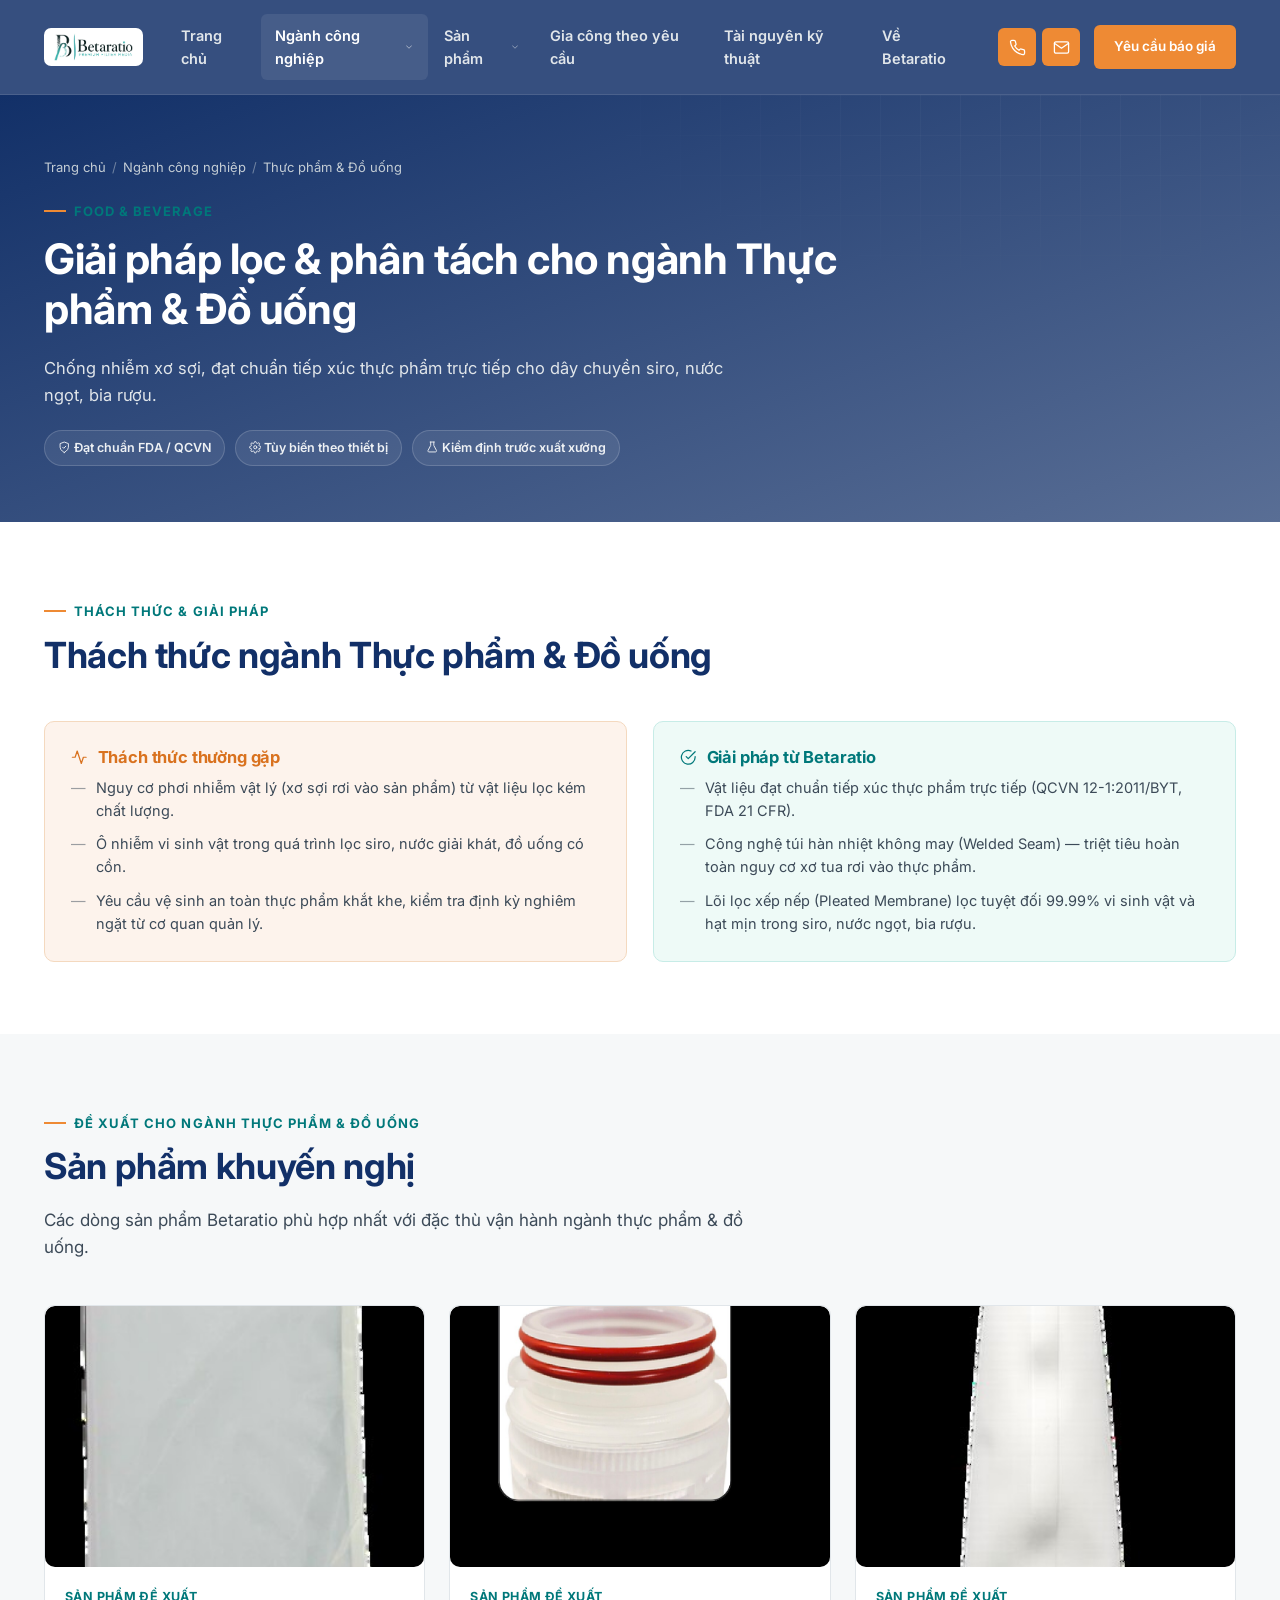
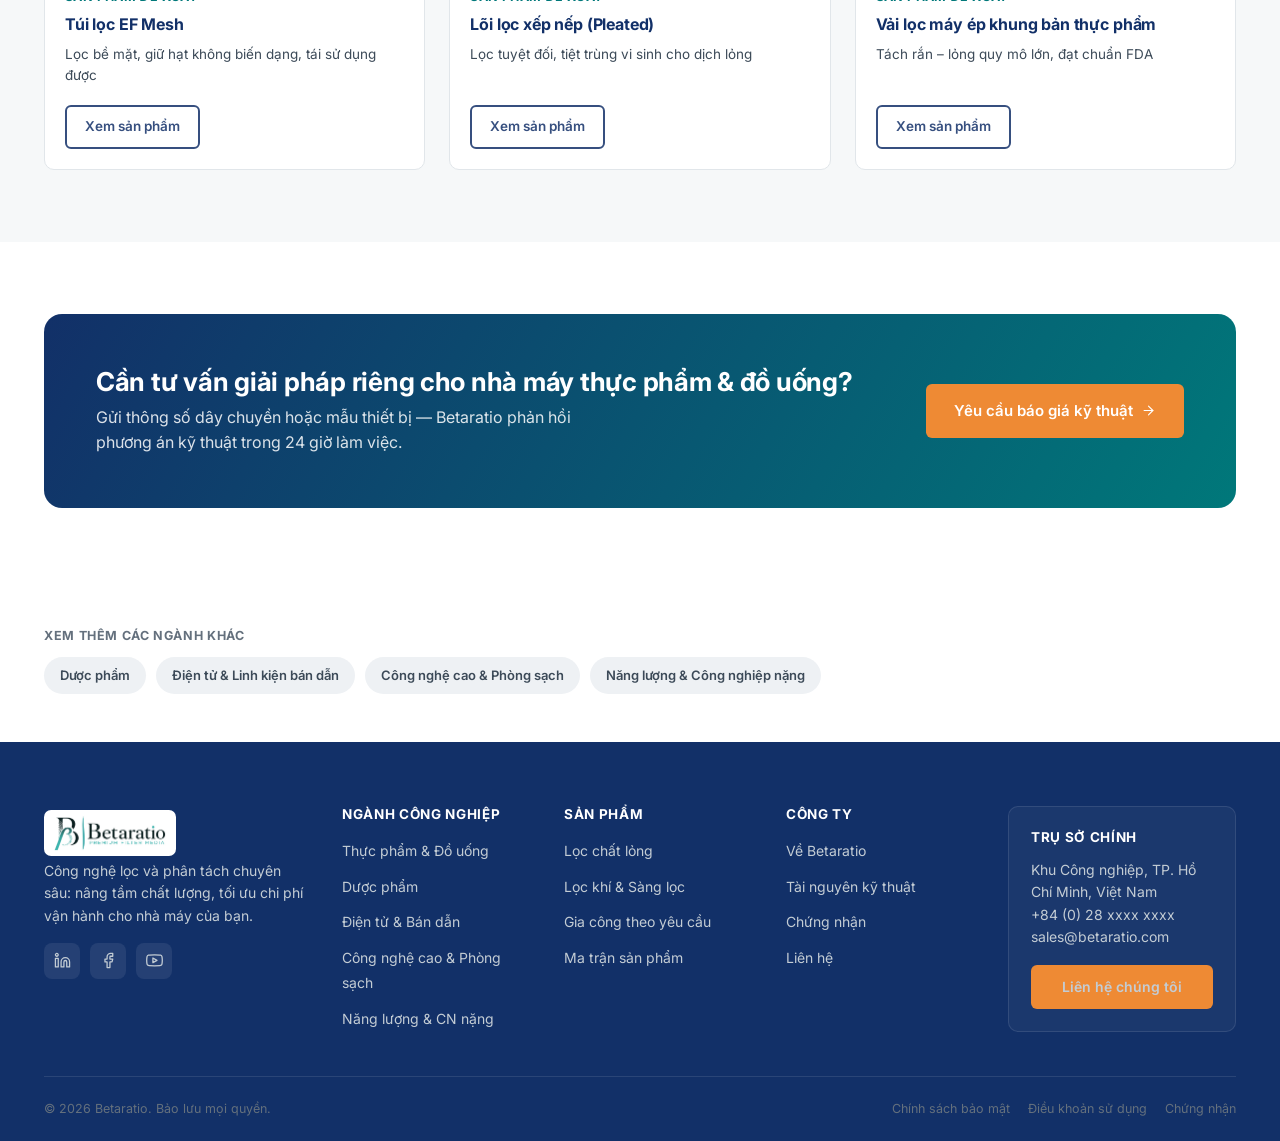
<file: industries/food-beverage.html>
<!doctype html>
<html lang="vi">
<head>
<meta charset="UTF-8">
<meta name="viewport" content="width=device-width, initial-scale=1.0">
<title>Thực phẩm & Đồ uống | Betaratio</title>
<meta name="description" content="Giải pháp lọc & phân tách Betaratio cho ngành Thực phẩm & Đồ uống: Chống nhiễm xơ sợi, đạt chuẩn tiếp xúc thực phẩm trực tiếp cho dây chuyền siro, nước ngọt, bia rượu.">
<link rel="canonical" href="https://your-betaratio-site.example/industries/food-beverage.html">
<meta property="og:title" content="Thực phẩm & Đồ uống | Betaratio">
<meta property="og:description" content="Giải pháp lọc & phân tách Betaratio cho ngành Thực phẩm & Đồ uống: Chống nhiễm xơ sợi, đạt chuẩn tiếp xúc thực phẩm trực tiếp cho dây chuyền siro, nước ngọt, bia rượu.">
<meta property="og:type" content="website">
<meta name="theme-color" content="#123068">
<link rel="icon" type="image/png" href="../images/brand/logo-icon.png">
<link rel="apple-touch-icon" href="../images/brand/logo-icon.png">
<link rel="preconnect" href="https://fonts.googleapis.com">
<link rel="preconnect" href="https://fonts.gstatic.com" crossorigin>
<link href="https://fonts.googleapis.com/css2?family=Inter:wght@400;500;600;700;800&display=swap" rel="stylesheet">
<link rel="stylesheet" href="../css/style.css">
</head>
<body>
<header class="site-header">
  <div class="header-inner">
    <a class="brand brand-logo" href="../index.html">
      <img src="../images/brand/logo.jpg" alt="Betaratio — Premium Filter Media" class="brand-logo-img">
    </a>
    <nav class="main-nav">
      <ul>
        <li><a class="nav-link" href="../index.html">Trang chủ</a></li>
<li class="has-mega"><a class="nav-link active" href="../industries.html">Ngành công nghiệp<svg class="chev" viewBox="0 0 24 24" fill="none" stroke="currentColor" stroke-width="1.8" stroke-linecap="round" stroke-linejoin="round"><polyline points="6 9 12 15 18 9"></polyline></svg></a><div class="mega mega-single"><a href="../industries/food-beverage.html"><span class="ic"><svg viewBox="0 0 24 24" fill="none" stroke="currentColor" stroke-width="1.8" stroke-linecap="round" stroke-linejoin="round"><path d="M18 8h1a4 4 0 0 1 0 8h-1"></path><path d="M2 8h16v9a4 4 0 0 1-4 4H6a4 4 0 0 1-4-4V8z"></path><line x1="6" y1="1" x2="6" y2="4"></line><line x1="10" y1="1" x2="10" y2="4"></line><line x1="14" y1="1" x2="14" y2="4"></line></svg></span><span><strong>Thực phẩm & Đồ uống</strong><span>Chống nhiễm xơ sợi, đạt chuẩn tiếp xúc thực phẩm</span></span></a>
<a href="../industries/pharmaceuticals.html"><span class="ic"><svg viewBox="0 0 24 24" fill="none" stroke="currentColor" stroke-width="1.8" stroke-linecap="round" stroke-linejoin="round"><polyline points="22 12 18 12 15 21 9 3 6 12 2 12"></polyline></svg></span><span><strong>Dược phẩm</strong><span>Vô trùng tuyệt đối, an toàn chống cháy nổ</span></span></a>
<a href="../industries/electronics.html"><span class="ic"><svg viewBox="0 0 24 24" fill="none" stroke="currentColor" stroke-width="1.8" stroke-linecap="round" stroke-linejoin="round"><rect x="4" y="4" width="16" height="16" rx="2" ry="2"></rect><rect x="9" y="9" width="6" height="6"></rect><line x1="9" y1="1" x2="9" y2="4"></line><line x1="15" y1="1" x2="15" y2="4"></line><line x1="9" y1="20" x2="9" y2="23"></line><line x1="15" y1="20" x2="15" y2="23"></line><line x1="1" y1="9" x2="4" y2="9"></line><line x1="20" y1="9" x2="23" y2="9"></line><line x1="1" y1="15" x2="4" y2="15"></line><line x1="20" y1="15" x2="23" y2="15"></line></svg></span><span><strong>Điện tử & Bán dẫn</strong><span>Lọc siêu mịn cho nước siêu tinh khiết (UPW)</span></span></a>
<a href="../industries/high-tech-cleanrooms.html"><span class="ic"><svg viewBox="0 0 24 24" fill="none" stroke="currentColor" stroke-width="1.8" stroke-linecap="round" stroke-linejoin="round"><path d="M12 22s8-4 8-10V5l-8-3-8 3v7c0 6 8 10 8 10z"></path></svg></span><span><strong>Công nghệ cao & Phòng sạch</strong><span>Kiểm soát hạt bụi, chống tĩnh điện</span></span></a>
<a href="../industries/energy-heavy-industries.html"><span class="ic"><svg viewBox="0 0 24 24" fill="none" stroke="currentColor" stroke-width="1.8" stroke-linecap="round" stroke-linejoin="round"><polygon points="13 2 3 14 12 14 11 22 21 10 12 10 13 2"></polygon></svg></span><span><strong>Năng lượng & CN nặng</strong><span>Lưu lượng lớn, môi trường ăn mòn mạnh</span></span></a>
</div></li>
<li class="has-mega"><a class="nav-link" href="../products/index.html">Sản phẩm<svg class="chev" viewBox="0 0 24 24" fill="none" stroke="currentColor" stroke-width="1.8" stroke-linecap="round" stroke-linejoin="round"><polyline points="6 9 12 15 18 9"></polyline></svg></a><div class="mega">
<div class="mega-title">Lọc chất lỏng</div>
<a href="../products/liquid-filtration.html#cartridges"><span class="ic"><svg viewBox="0 0 24 24" fill="none" stroke="currentColor" stroke-width="1.8" stroke-linecap="round" stroke-linejoin="round"><path d="M12 2.69l5.66 5.66a8 8 0 1 1-11.31 0z"></path></svg></span><span><strong>Lõi lọc / Cột lọc</strong></span></a>
<a href="../products/liquid-filtration.html#bags"><span class="ic"><svg viewBox="0 0 24 24" fill="none" stroke="currentColor" stroke-width="1.8" stroke-linecap="round" stroke-linejoin="round"><path d="M12 2.69l5.66 5.66a8 8 0 1 1-11.31 0z"></path></svg></span><span><strong>Túi lọc dung dịch lỏng</strong></span></a>
<a href="../products/liquid-filtration.html#cloths"><span class="ic"><svg viewBox="0 0 24 24" fill="none" stroke="currentColor" stroke-width="1.8" stroke-linecap="round" stroke-linejoin="round"><path d="M12 2.69l5.66 5.66a8 8 0 1 1-11.31 0z"></path></svg></span><span><strong>Vải lọc máy công nghiệp</strong></span></a>
<a href="../products/liquid-filtration.html#vessels"><span class="ic"><svg viewBox="0 0 24 24" fill="none" stroke="currentColor" stroke-width="1.8" stroke-linecap="round" stroke-linejoin="round"><path d="M12 2.69l5.66 5.66a8 8 0 1 1-11.31 0z"></path></svg></span><span><strong>Bình lọc chất lỏng</strong></span></a>

<div class="mega-title">Lọc khí &amp; Sàng lọc</div>
<a href="../products/gas-separation.html#fluidbed"><span class="ic"><svg viewBox="0 0 24 24" fill="none" stroke="currentColor" stroke-width="1.8" stroke-linecap="round" stroke-linejoin="round"><path d="M9.59 4.59A2 2 0 1 1 11 8H2m10.59 11.41A2 2 0 1 0 14 16H2m15.73-8.27A2.5 2.5 0 1 1 19.5 12H2"></path></svg></span><span><strong>Túi sấy tầng sôi</strong></span></a>
<a href="../products/gas-separation.html#collector"><span class="ic"><svg viewBox="0 0 24 24" fill="none" stroke="currentColor" stroke-width="1.8" stroke-linecap="round" stroke-linejoin="round"><path d="M9.59 4.59A2 2 0 1 1 11 8H2m10.59 11.41A2 2 0 1 0 14 16H2m15.73-8.27A2.5 2.5 0 1 1 19.5 12H2"></path></svg></span><span><strong>Túi lọc bụi / thu hồi bột mịn</strong></span></a>
<a href="../products/gas-separation.html#vent"><span class="ic"><svg viewBox="0 0 24 24" fill="none" stroke="currentColor" stroke-width="1.8" stroke-linecap="round" stroke-linejoin="round"><path d="M9.59 4.59A2 2 0 1 1 11 8H2m10.59 11.41A2 2 0 1 0 14 16H2m15.73-8.27A2.5 2.5 0 1 1 19.5 12H2"></path></svg></span><span><strong>Túi thông áp bồn chứa</strong></span></a>
<a href="../products/gas-separation.html#connector"><span class="ic"><svg viewBox="0 0 24 24" fill="none" stroke="currentColor" stroke-width="1.8" stroke-linecap="round" stroke-linejoin="round"><path d="M9.59 4.59A2 2 0 1 1 11 8H2m10.59 11.41A2 2 0 1 0 14 16H2m15.73-8.27A2.5 2.5 0 1 1 19.5 12H2"></path></svg></span><span><strong>Khớp nối mềm bằng vải</strong></span></a>

</div></li>
<li><a class="nav-link" href="../custom-oem.html">Gia công theo yêu cầu</a></li>
<li><a class="nav-link" href="../resources.html">Tài nguyên kỹ thuật</a></li>
<li><a class="nav-link" href="../about.html">Về Betaratio</a></li>

      </ul>
    </nav>
    <div class="header-cta">
      <div class="utility-row">
        <a class="utility-btn" href="tel:+84(0)28xxxxxxxx" aria-label="Gọi điện thoại" title="+84 (0) 28 xxxx xxxx"><svg viewBox="0 0 24 24" fill="none" stroke="currentColor" stroke-width="1.8" stroke-linecap="round" stroke-linejoin="round"><path d="M22 16.92v3a2 2 0 0 1-2.18 2 19.79 19.79 0 0 1-8.63-3.07 19.5 19.5 0 0 1-6-6 19.79 19.79 0 0 1-3.07-8.67A2 2 0 0 1 4.11 2h3a2 2 0 0 1 2 1.72c.127.96.361 1.903.7 2.81a2 2 0 0 1-.45 2.11L8.09 9.91a16 16 0 0 0 6 6l1.27-1.27a2 2 0 0 1 2.11-.45c.907.339 1.85.573 2.81.7A2 2 0 0 1 22 16.92z"></path></svg></a>
        <a class="utility-btn" href="../contact.html" aria-label="Gửi yêu cầu báo giá" title="Yêu cầu báo giá"><svg viewBox="0 0 24 24" fill="none" stroke="currentColor" stroke-width="1.8" stroke-linecap="round" stroke-linejoin="round"><path d="M4 4h16c1.1 0 2 .9 2 2v12c0 1.1-.9 2-2 2H4c-1.1 0-2-.9-2-2V6c0-1.1.9-2 2-2z"></path><polyline points="22,6 12,13 2,6"></polyline></svg></a>
      </div>
      <a href="../contact.html" class="btn btn-primary btn-sm">Yêu cầu báo giá</a>
      <button class="nav-toggle" aria-label="Mở menu"><svg viewBox="0 0 24 24" fill="none" stroke="currentColor" stroke-width="1.8" stroke-linecap="round" stroke-linejoin="round"><line x1="3" y1="12" x2="21" y2="12"></line><line x1="3" y1="6" x2="21" y2="6"></line><line x1="3" y1="18" x2="21" y2="18"></line></svg></button>
    </div>
  </div>
</header>
<div class="nav-overlay"></div>

<section class="page-hero" style="--grad-a:#164b3c;--grad-b:#009698" style="background:linear-gradient(160deg, var(--grad-a), var(--grad-b))">
  <div class="container">
    <div class="breadcrumb"><a href="../index.html">Trang chủ</a><span class="sep">/</span><a href="../industries.html">Ngành công nghiệp</a><span class="sep">/</span><span>Thực phẩm & Đồ uống</span></div>
    <div class="eyebrow">Food & Beverage</div>
    <h1>Giải pháp lọc &amp; phân tách cho ngành Thực phẩm & Đồ uống</h1>
    <p class="lead">Chống nhiễm xơ sợi, đạt chuẩn tiếp xúc thực phẩm trực tiếp cho dây chuyền siro, nước ngọt, bia rượu.</p>
    <div class="page-hero-badges">
      <span><svg class="cap-ic" viewBox="0 0 24 24" fill="none" stroke="currentColor" stroke-width="1.8" stroke-linecap="round" stroke-linejoin="round"><path d="M12 22s8-4 8-10V5l-8-3-8 3v7c0 6 8 10 8 10z"></path><polyline points="9 12 11 14 15 10"></polyline></svg> Đạt chuẩn FDA / QCVN</span>
      <span><svg class="cap-ic" viewBox="0 0 24 24" fill="none" stroke="currentColor" stroke-width="1.8" stroke-linecap="round" stroke-linejoin="round"><circle cx="12" cy="12" r="3"></circle><path d="M19.4 15a1.65 1.65 0 0 0 .33 1.82l.06.06a2 2 0 1 1-2.83 2.83l-.06-.06a1.65 1.65 0 0 0-1.82-.33 1.65 1.65 0 0 0-1 1.51V21a2 2 0 0 1-4 0v-.09A1.65 1.65 0 0 0 9 19.4a1.65 1.65 0 0 0-1.82.33l-.06.06a2 2 0 1 1-2.83-2.83l.06-.06a1.65 1.65 0 0 0 .33-1.82 1.65 1.65 0 0 0-1.51-1H3a2 2 0 0 1 0-4h.09A1.65 1.65 0 0 0 4.6 9a1.65 1.65 0 0 0-.33-1.82l-.06-.06a2 2 0 1 1 2.83-2.83l.06.06a1.65 1.65 0 0 0 1.82.33H9a1.65 1.65 0 0 0 1-1.51V3a2 2 0 0 1 4 0v.09a1.65 1.65 0 0 0 1 1.51 1.65 1.65 0 0 0 1.82-.33l.06-.06a2 2 0 1 1 2.83 2.83l-.06.06a1.65 1.65 0 0 0-.33 1.82V9a1.65 1.65 0 0 0 1.51 1H21a2 2 0 0 1 0 4h-.09a1.65 1.65 0 0 0-1.51 1z"></path></svg> Tùy biến theo thiết bị</span>
      <span><svg class="cap-ic" viewBox="0 0 24 24" fill="none" stroke="currentColor" stroke-width="1.8" stroke-linecap="round" stroke-linejoin="round"><path d="M9 2v6.5L4 18a2 2 0 0 0 1.8 3h12.4a2 2 0 0 0 1.8-3l-5-9.5V2"></path><line x1="8" y1="2" x2="16" y2="2"></line></svg> Kiểm định trước xuất xưởng</span>
    </div>
  </div>
</section>

<section>
  <div class="container">
    <div class="section-head">
      <div class="eyebrow">Thách thức &amp; Giải pháp</div>
      <h2>Thách thức ngành Thực phẩm & Đồ uống</h2>
    </div>
    <div class="pain-solution">
      <div class="psblock pain">
        <h3><svg viewBox="0 0 24 24" fill="none" stroke="currentColor" stroke-width="1.8" stroke-linecap="round" stroke-linejoin="round"><polyline points="22 12 18 12 15 21 9 3 6 12 2 12"></polyline></svg> Thách thức thường gặp</h3>
        <ul><li>Nguy cơ phơi nhiễm vật lý (xơ sợi rơi vào sản phẩm) từ vật liệu lọc kém chất lượng.</li><li>Ô nhiễm vi sinh vật trong quá trình lọc siro, nước giải khát, đồ uống có cồn.</li><li>Yêu cầu vệ sinh an toàn thực phẩm khắt khe, kiểm tra định kỳ nghiêm ngặt từ cơ quan quản lý.</li></ul>
      </div>
      <div class="psblock solution">
        <h3><svg viewBox="0 0 24 24" fill="none" stroke="currentColor" stroke-width="1.8" stroke-linecap="round" stroke-linejoin="round"><path d="M22 11.08V12a10 10 0 1 1-5.93-9.14"></path><polyline points="22 4 12 14.01 9 11.01"></polyline></svg> Giải pháp từ Betaratio</h3>
        <ul><li>Vật liệu đạt chuẩn tiếp xúc thực phẩm trực tiếp (QCVN 12-1:2011/BYT, FDA 21 CFR).</li><li>Công nghệ túi hàn nhiệt không may (Welded Seam) — triệt tiêu hoàn toàn nguy cơ xơ tua rơi vào thực phẩm.</li><li>Lõi lọc xếp nếp (Pleated Membrane) lọc tuyệt đối 99.99% vi sinh vật và hạt mịn trong siro, nước ngọt, bia rượu.</li></ul>
      </div>
    </div>
  </div>
</section>

<section class="section-alt">
  <div class="container">
    <div class="section-head">
      <div class="eyebrow">Đề xuất cho ngành Thực phẩm & Đồ uống</div>
      <h2>Sản phẩm khuyến nghị</h2>
      <p>Các dòng sản phẩm Betaratio phù hợp nhất với đặc thù vận hành ngành thực phẩm & đồ uống.</p>
    </div>
    <div class="grid grid-3">
      <div class="product-card">
      <div class="img-frame" style="--ar:16/11"><img src="../images/photos/products/tui-loc-ef-mesh.jpg" alt="Túi lọc EF Mesh" loading="lazy"></div>
      <div class="pc-body">
        <span class="pc-meta">Sản phẩm đề xuất</span>
        <h4>Túi lọc EF Mesh</h4>
        <p>Lọc bề mặt, giữ hạt không biến dạng, tái sử dụng được</p>
        <div class="pc-foot">
          <a href="../products/index.html" class="btn btn-ghost-navy btn-sm">Xem sản phẩm</a>
        </div>
      </div>
    </div>
<div class="product-card">
      <div class="img-frame" style="--ar:16/11"><img src="../images/photos/products/loi-loc-xep-nep-pleated.jpg" alt="Lõi lọc xếp nếp (Pleated)" loading="lazy"></div>
      <div class="pc-body">
        <span class="pc-meta">Sản phẩm đề xuất</span>
        <h4>Lõi lọc xếp nếp (Pleated)</h4>
        <p>Lọc tuyệt đối, tiệt trùng vi sinh cho dịch lỏng</p>
        <div class="pc-foot">
          <a href="../products/index.html" class="btn btn-ghost-navy btn-sm">Xem sản phẩm</a>
        </div>
      </div>
    </div>
<div class="product-card">
      <div class="img-frame" style="--ar:16/11"><img src="../images/photos/products/vai-loc-may-ep-khung-ban-thuc-pham.jpg" alt="Vải lọc máy ép khung bản thực phẩm" loading="lazy"></div>
      <div class="pc-body">
        <span class="pc-meta">Sản phẩm đề xuất</span>
        <h4>Vải lọc máy ép khung bản thực phẩm</h4>
        <p>Tách rắn – lỏng quy mô lớn, đạt chuẩn FDA</p>
        <div class="pc-foot">
          <a href="../products/index.html" class="btn btn-ghost-navy btn-sm">Xem sản phẩm</a>
        </div>
      </div>
    </div>

    </div>
  </div>
</section>

<section>
  <div class="container">
    <div class="cta-band">
      <div>
        <h2>Cần tư vấn giải pháp riêng cho nhà máy thực phẩm & đồ uống?</h2>
        <p>Gửi thông số dây chuyền hoặc mẫu thiết bị — Betaratio phản hồi phương án kỹ thuật trong 24 giờ làm việc.</p>
      </div>
      <a href="../contact.html" class="btn btn-primary">Yêu cầu báo giá kỹ thuật <svg viewBox="0 0 24 24" fill="none" stroke="currentColor" stroke-width="1.8" stroke-linecap="round" stroke-linejoin="round"><line x1="5" y1="12" x2="19" y2="12"></line><polyline points="12 5 19 12 12 19"></polyline></svg></a>
    </div>
  </div>
</section>

<section class="section-tight">
  <div class="container">
    <h4 style="font-size:12.5px;text-transform:uppercase;letter-spacing:.05em;color:var(--gray-500);margin-bottom:14px">Xem thêm các ngành khác</h4>
    <div class="pill-list"><a class="pill" href="pharmaceuticals.html">Dược phẩm</a>
<a class="pill" href="electronics.html">Điện tử & Linh kiện bán dẫn</a>
<a class="pill" href="high-tech-cleanrooms.html">Công nghệ cao & Phòng sạch</a>
<a class="pill" href="energy-heavy-industries.html">Năng lượng & Công nghiệp nặng</a>
</div>
  </div>
</section>
<footer class="site-footer">
  <div class="container">
    <div class="footer-grid">
      <div class="footer-brand">
        <a class="brand brand-logo" href="../index.html">
          <img src="../images/brand/logo.jpg" alt="Betaratio — Premium Filter Media" class="brand-logo-img brand-logo-img-footer">
        </a>
        <p>Công nghệ lọc và phân tách chuyên sâu: nâng tầm chất lượng, tối ưu chi phí vận hành cho nhà máy của bạn.</p>
        <div class="social-row">
          <a href="#" aria-label="LinkedIn"><svg viewBox="0 0 24 24" fill="none" stroke="currentColor" stroke-width="1.8" stroke-linecap="round" stroke-linejoin="round"><path d="M16 8a6 6 0 0 1 6 6v7h-4v-7a2 2 0 0 0-2-2 2 2 0 0 0-2 2v7h-4v-7a6 6 0 0 1 6-6z"></path><rect x="2" y="9" width="4" height="12"></rect><circle cx="4" cy="4" r="2"></circle></svg></a>
          <a href="#" aria-label="Facebook"><svg viewBox="0 0 24 24" fill="none" stroke="currentColor" stroke-width="1.8" stroke-linecap="round" stroke-linejoin="round"><path d="M18 2h-3a5 5 0 0 0-5 5v3H7v4h3v8h4v-8h3l1-4h-4V7a1 1 0 0 1 1-1h3z"></path></svg></a>
          <a href="#" aria-label="YouTube"><svg viewBox="0 0 24 24" fill="none" stroke="currentColor" stroke-width="1.8" stroke-linecap="round" stroke-linejoin="round"><path d="M22.54 6.42a2.78 2.78 0 0 0-1.94-2C18.88 4 12 4 12 4s-6.88 0-8.6.46a2.78 2.78 0 0 0-1.94 2A29 29 0 0 0 1 11.75a29 29 0 0 0 .46 5.33A2.78 2.78 0 0 0 3.4 19c1.72.46 8.6.46 8.6.46s6.88 0 8.6-.46a2.78 2.78 0 0 0 1.94-2 29 29 0 0 0 .46-5.25 29 29 0 0 0-.46-5.33z"></path><polygon points="9.75 15.02 15.5 11.75 9.75 8.48 9.75 15.02"></polygon></svg></a>
        </div>
      </div>
      <div>
        <h5>Ngành công nghiệp</h5>
        <ul>
          <li><a href="../industries/food-beverage.html">Thực phẩm & Đồ uống</a></li><li><a href="../industries/pharmaceuticals.html">Dược phẩm</a></li><li><a href="../industries/electronics.html">Điện tử & Bán dẫn</a></li><li><a href="../industries/high-tech-cleanrooms.html">Công nghệ cao & Phòng sạch</a></li><li><a href="../industries/energy-heavy-industries.html">Năng lượng & CN nặng</a></li>
        </ul>
      </div>
      <div>
        <h5>Sản phẩm</h5>
        <ul>
          <li><a href="../products/liquid-filtration.html">Lọc chất lỏng</a></li>
          <li><a href="../products/gas-separation.html">Lọc khí &amp; Sàng lọc</a></li>
          <li><a href="../custom-oem.html">Gia công theo yêu cầu</a></li>
          <li><a href="../products/index.html">Ma trận sản phẩm</a></li>
        </ul>
      </div>
      <div>
        <h5>Công ty</h5>
        <ul>
          <li><a href="../about.html">Về Betaratio</a></li>
          <li><a href="../resources.html">Tài nguyên kỹ thuật</a></li>
          <li><a href="../resources.html#certifications">Chứng nhận</a></li>
          <li><a href="../contact.html">Liên hệ</a></li>
        </ul>
      </div>
      <div class="footer-hq">
        <h5>Trụ sở chính</h5>
        <address>
          Khu Công nghiệp, TP. Hồ Chí Minh, Việt Nam<br>
          <a href="tel:+84(0)28xxxxxxxx">+84 (0) 28 xxxx xxxx</a><br>
          <a href="mailto:sales@betaratio.com">sales@betaratio.com</a>
        </address>
        <a href="../contact.html" class="btn btn-primary btn-sm">Liên hệ chúng tôi</a>
      </div>
    </div>
    <div class="footer-bottom">
      <span>© <span data-year></span> Betaratio. Bảo lưu mọi quyền.</span>
      <div class="legal-links">
        <a href="#">Chính sách bảo mật</a>
        <a href="#">Điều khoản sử dụng</a>
        <a href="../resources.html#certifications">Chứng nhận</a>
      </div>
    </div>
  </div>
</footer>
<script src="../js/main.js"></script>
</body>
</html>
</file>
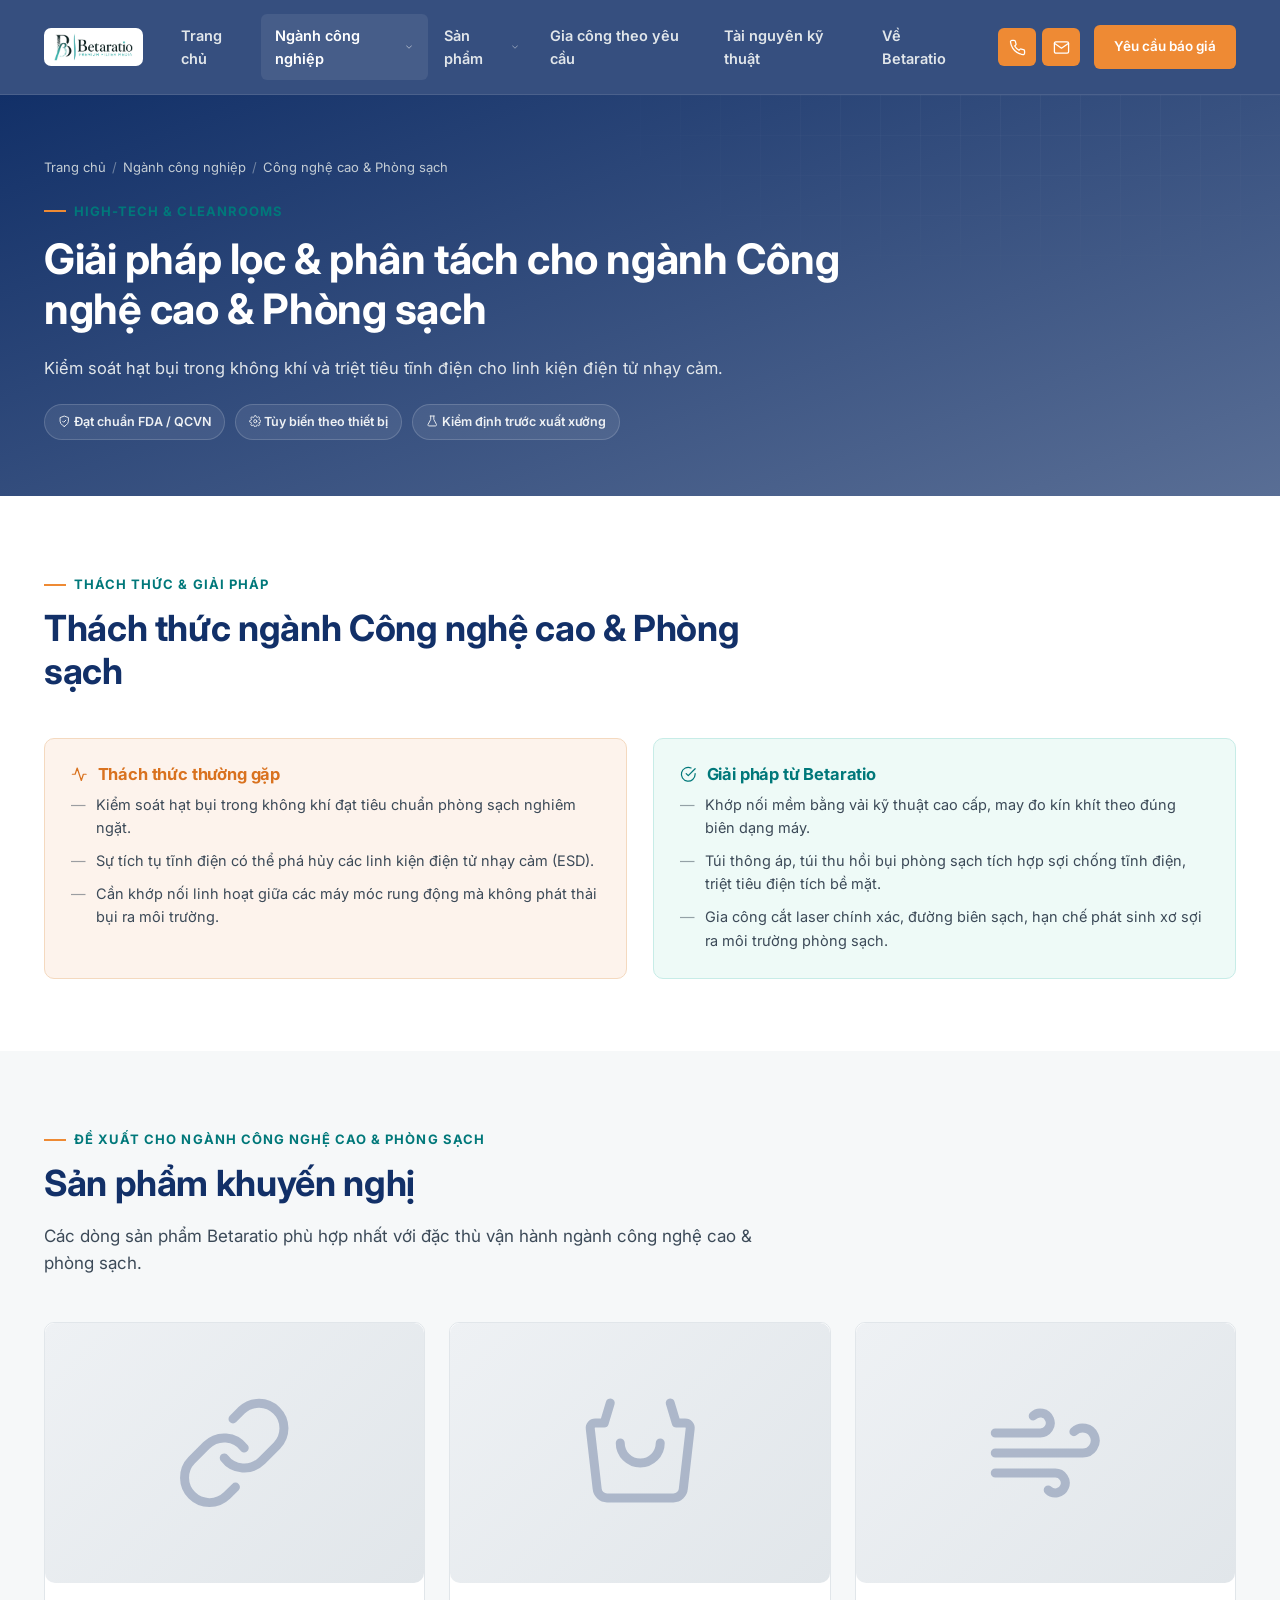
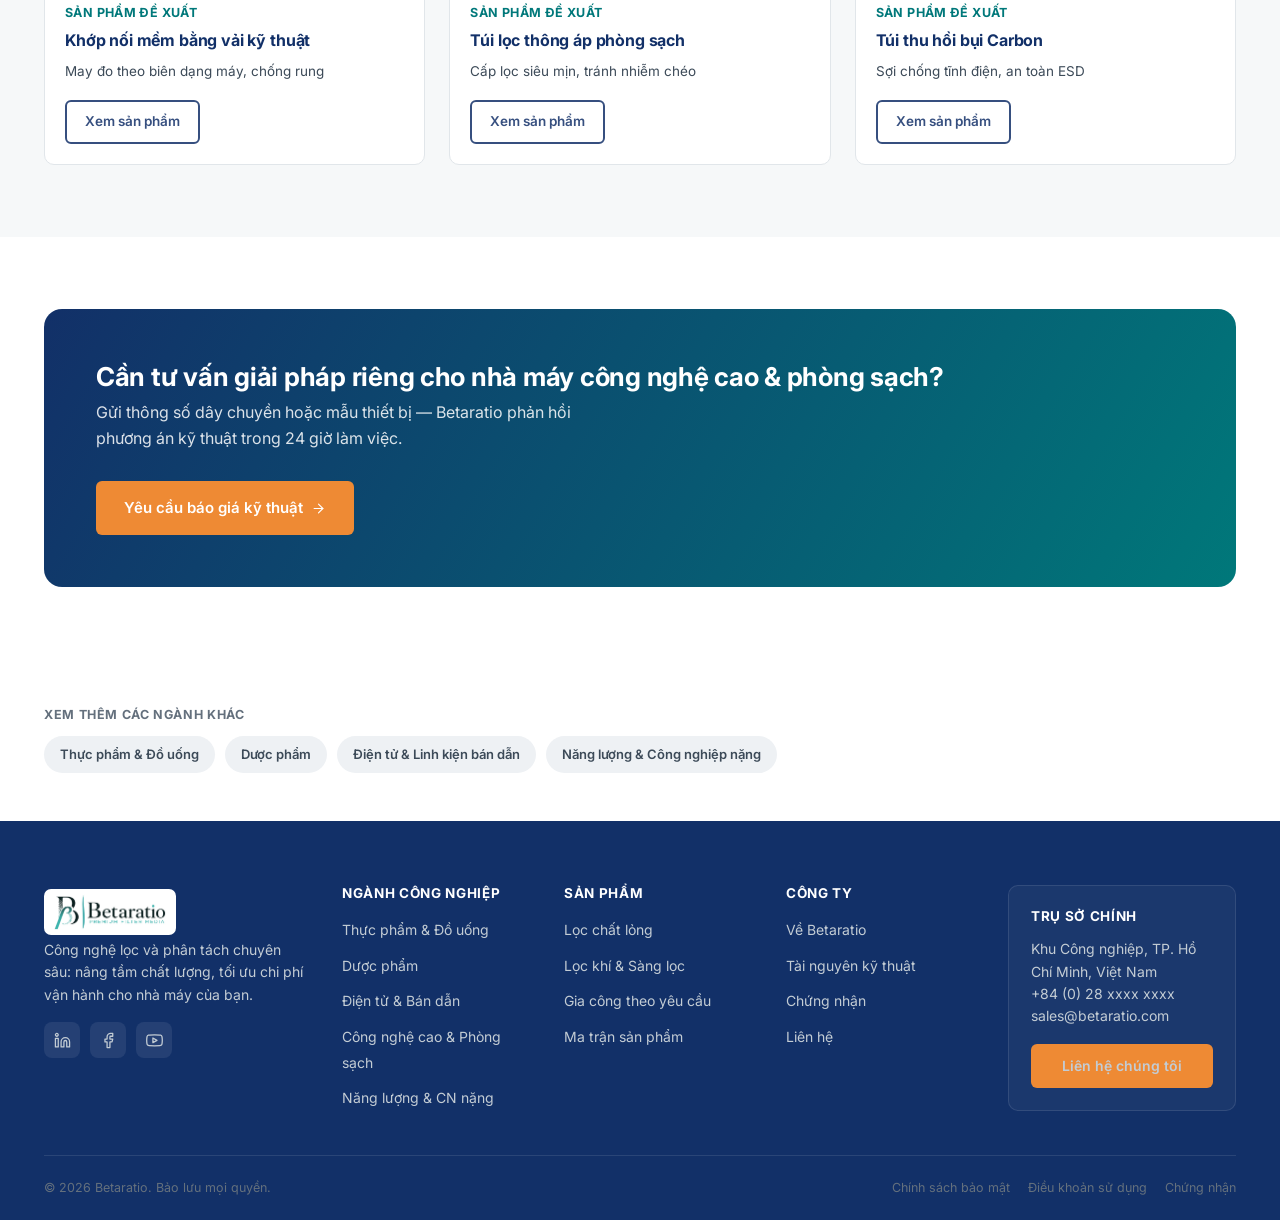
<file: industries/high-tech-cleanrooms.html>
<!doctype html>
<html lang="vi">
<head>
<meta charset="UTF-8">
<meta name="viewport" content="width=device-width, initial-scale=1.0">
<title>Công nghệ cao & Phòng sạch | Betaratio</title>
<meta name="description" content="Giải pháp lọc & phân tách Betaratio cho ngành Công nghệ cao & Phòng sạch: Kiểm soát hạt bụi trong không khí và triệt tiêu tĩnh điện cho linh kiện điện tử nhạy cảm.">
<link rel="canonical" href="https://your-betaratio-site.example/industries/high-tech-cleanrooms.html">
<meta property="og:title" content="Công nghệ cao & Phòng sạch | Betaratio">
<meta property="og:description" content="Giải pháp lọc & phân tách Betaratio cho ngành Công nghệ cao & Phòng sạch: Kiểm soát hạt bụi trong không khí và triệt tiêu tĩnh điện cho linh kiện điện tử nhạy cảm.">
<meta property="og:type" content="website">
<meta name="theme-color" content="#123068">
<link rel="icon" type="image/png" href="../images/brand/logo-icon.png">
<link rel="apple-touch-icon" href="../images/brand/logo-icon.png">
<link rel="preconnect" href="https://fonts.googleapis.com">
<link rel="preconnect" href="https://fonts.gstatic.com" crossorigin>
<link href="https://fonts.googleapis.com/css2?family=Inter:wght@400;500;600;700;800&display=swap" rel="stylesheet">
<link rel="stylesheet" href="../css/style.css">
</head>
<body>
<header class="site-header">
  <div class="header-inner">
    <a class="brand brand-logo" href="../index.html">
      <img src="../images/brand/logo.jpg" alt="Betaratio — Premium Filter Media" class="brand-logo-img">
    </a>
    <nav class="main-nav">
      <ul>
        <li><a class="nav-link" href="../index.html">Trang chủ</a></li>
<li class="has-mega"><a class="nav-link active" href="../industries.html">Ngành công nghiệp<svg class="chev" viewBox="0 0 24 24" fill="none" stroke="currentColor" stroke-width="1.8" stroke-linecap="round" stroke-linejoin="round"><polyline points="6 9 12 15 18 9"></polyline></svg></a><div class="mega mega-single"><a href="../industries/food-beverage.html"><span class="ic"><svg viewBox="0 0 24 24" fill="none" stroke="currentColor" stroke-width="1.8" stroke-linecap="round" stroke-linejoin="round"><path d="M18 8h1a4 4 0 0 1 0 8h-1"></path><path d="M2 8h16v9a4 4 0 0 1-4 4H6a4 4 0 0 1-4-4V8z"></path><line x1="6" y1="1" x2="6" y2="4"></line><line x1="10" y1="1" x2="10" y2="4"></line><line x1="14" y1="1" x2="14" y2="4"></line></svg></span><span><strong>Thực phẩm & Đồ uống</strong><span>Chống nhiễm xơ sợi, đạt chuẩn tiếp xúc thực phẩm</span></span></a>
<a href="../industries/pharmaceuticals.html"><span class="ic"><svg viewBox="0 0 24 24" fill="none" stroke="currentColor" stroke-width="1.8" stroke-linecap="round" stroke-linejoin="round"><polyline points="22 12 18 12 15 21 9 3 6 12 2 12"></polyline></svg></span><span><strong>Dược phẩm</strong><span>Vô trùng tuyệt đối, an toàn chống cháy nổ</span></span></a>
<a href="../industries/electronics.html"><span class="ic"><svg viewBox="0 0 24 24" fill="none" stroke="currentColor" stroke-width="1.8" stroke-linecap="round" stroke-linejoin="round"><rect x="4" y="4" width="16" height="16" rx="2" ry="2"></rect><rect x="9" y="9" width="6" height="6"></rect><line x1="9" y1="1" x2="9" y2="4"></line><line x1="15" y1="1" x2="15" y2="4"></line><line x1="9" y1="20" x2="9" y2="23"></line><line x1="15" y1="20" x2="15" y2="23"></line><line x1="1" y1="9" x2="4" y2="9"></line><line x1="20" y1="9" x2="23" y2="9"></line><line x1="1" y1="15" x2="4" y2="15"></line><line x1="20" y1="15" x2="23" y2="15"></line></svg></span><span><strong>Điện tử & Bán dẫn</strong><span>Lọc siêu mịn cho nước siêu tinh khiết (UPW)</span></span></a>
<a href="../industries/high-tech-cleanrooms.html"><span class="ic"><svg viewBox="0 0 24 24" fill="none" stroke="currentColor" stroke-width="1.8" stroke-linecap="round" stroke-linejoin="round"><path d="M12 22s8-4 8-10V5l-8-3-8 3v7c0 6 8 10 8 10z"></path></svg></span><span><strong>Công nghệ cao & Phòng sạch</strong><span>Kiểm soát hạt bụi, chống tĩnh điện</span></span></a>
<a href="../industries/energy-heavy-industries.html"><span class="ic"><svg viewBox="0 0 24 24" fill="none" stroke="currentColor" stroke-width="1.8" stroke-linecap="round" stroke-linejoin="round"><polygon points="13 2 3 14 12 14 11 22 21 10 12 10 13 2"></polygon></svg></span><span><strong>Năng lượng & CN nặng</strong><span>Lưu lượng lớn, môi trường ăn mòn mạnh</span></span></a>
</div></li>
<li class="has-mega"><a class="nav-link" href="../products/index.html">Sản phẩm<svg class="chev" viewBox="0 0 24 24" fill="none" stroke="currentColor" stroke-width="1.8" stroke-linecap="round" stroke-linejoin="round"><polyline points="6 9 12 15 18 9"></polyline></svg></a><div class="mega">
<div class="mega-title">Lọc chất lỏng</div>
<a href="../products/liquid-filtration.html#cartridges"><span class="ic"><svg viewBox="0 0 24 24" fill="none" stroke="currentColor" stroke-width="1.8" stroke-linecap="round" stroke-linejoin="round"><path d="M12 2.69l5.66 5.66a8 8 0 1 1-11.31 0z"></path></svg></span><span><strong>Lõi lọc / Cột lọc</strong></span></a>
<a href="../products/liquid-filtration.html#bags"><span class="ic"><svg viewBox="0 0 24 24" fill="none" stroke="currentColor" stroke-width="1.8" stroke-linecap="round" stroke-linejoin="round"><path d="M12 2.69l5.66 5.66a8 8 0 1 1-11.31 0z"></path></svg></span><span><strong>Túi lọc dung dịch lỏng</strong></span></a>
<a href="../products/liquid-filtration.html#cloths"><span class="ic"><svg viewBox="0 0 24 24" fill="none" stroke="currentColor" stroke-width="1.8" stroke-linecap="round" stroke-linejoin="round"><path d="M12 2.69l5.66 5.66a8 8 0 1 1-11.31 0z"></path></svg></span><span><strong>Vải lọc máy công nghiệp</strong></span></a>
<a href="../products/liquid-filtration.html#vessels"><span class="ic"><svg viewBox="0 0 24 24" fill="none" stroke="currentColor" stroke-width="1.8" stroke-linecap="round" stroke-linejoin="round"><path d="M12 2.69l5.66 5.66a8 8 0 1 1-11.31 0z"></path></svg></span><span><strong>Bình lọc chất lỏng</strong></span></a>

<div class="mega-title">Lọc khí &amp; Sàng lọc</div>
<a href="../products/gas-separation.html#fluidbed"><span class="ic"><svg viewBox="0 0 24 24" fill="none" stroke="currentColor" stroke-width="1.8" stroke-linecap="round" stroke-linejoin="round"><path d="M9.59 4.59A2 2 0 1 1 11 8H2m10.59 11.41A2 2 0 1 0 14 16H2m15.73-8.27A2.5 2.5 0 1 1 19.5 12H2"></path></svg></span><span><strong>Túi sấy tầng sôi</strong></span></a>
<a href="../products/gas-separation.html#collector"><span class="ic"><svg viewBox="0 0 24 24" fill="none" stroke="currentColor" stroke-width="1.8" stroke-linecap="round" stroke-linejoin="round"><path d="M9.59 4.59A2 2 0 1 1 11 8H2m10.59 11.41A2 2 0 1 0 14 16H2m15.73-8.27A2.5 2.5 0 1 1 19.5 12H2"></path></svg></span><span><strong>Túi lọc bụi / thu hồi bột mịn</strong></span></a>
<a href="../products/gas-separation.html#vent"><span class="ic"><svg viewBox="0 0 24 24" fill="none" stroke="currentColor" stroke-width="1.8" stroke-linecap="round" stroke-linejoin="round"><path d="M9.59 4.59A2 2 0 1 1 11 8H2m10.59 11.41A2 2 0 1 0 14 16H2m15.73-8.27A2.5 2.5 0 1 1 19.5 12H2"></path></svg></span><span><strong>Túi thông áp bồn chứa</strong></span></a>
<a href="../products/gas-separation.html#connector"><span class="ic"><svg viewBox="0 0 24 24" fill="none" stroke="currentColor" stroke-width="1.8" stroke-linecap="round" stroke-linejoin="round"><path d="M9.59 4.59A2 2 0 1 1 11 8H2m10.59 11.41A2 2 0 1 0 14 16H2m15.73-8.27A2.5 2.5 0 1 1 19.5 12H2"></path></svg></span><span><strong>Khớp nối mềm bằng vải</strong></span></a>

</div></li>
<li><a class="nav-link" href="../custom-oem.html">Gia công theo yêu cầu</a></li>
<li><a class="nav-link" href="../resources.html">Tài nguyên kỹ thuật</a></li>
<li><a class="nav-link" href="../about.html">Về Betaratio</a></li>

      </ul>
    </nav>
    <div class="header-cta">
      <div class="utility-row">
        <a class="utility-btn" href="tel:+84(0)28xxxxxxxx" aria-label="Gọi điện thoại" title="+84 (0) 28 xxxx xxxx"><svg viewBox="0 0 24 24" fill="none" stroke="currentColor" stroke-width="1.8" stroke-linecap="round" stroke-linejoin="round"><path d="M22 16.92v3a2 2 0 0 1-2.18 2 19.79 19.79 0 0 1-8.63-3.07 19.5 19.5 0 0 1-6-6 19.79 19.79 0 0 1-3.07-8.67A2 2 0 0 1 4.11 2h3a2 2 0 0 1 2 1.72c.127.96.361 1.903.7 2.81a2 2 0 0 1-.45 2.11L8.09 9.91a16 16 0 0 0 6 6l1.27-1.27a2 2 0 0 1 2.11-.45c.907.339 1.85.573 2.81.7A2 2 0 0 1 22 16.92z"></path></svg></a>
        <a class="utility-btn" href="../contact.html" aria-label="Gửi yêu cầu báo giá" title="Yêu cầu báo giá"><svg viewBox="0 0 24 24" fill="none" stroke="currentColor" stroke-width="1.8" stroke-linecap="round" stroke-linejoin="round"><path d="M4 4h16c1.1 0 2 .9 2 2v12c0 1.1-.9 2-2 2H4c-1.1 0-2-.9-2-2V6c0-1.1.9-2 2-2z"></path><polyline points="22,6 12,13 2,6"></polyline></svg></a>
      </div>
      <a href="../contact.html" class="btn btn-primary btn-sm">Yêu cầu báo giá</a>
      <button class="nav-toggle" aria-label="Mở menu"><svg viewBox="0 0 24 24" fill="none" stroke="currentColor" stroke-width="1.8" stroke-linecap="round" stroke-linejoin="round"><line x1="3" y1="12" x2="21" y2="12"></line><line x1="3" y1="6" x2="21" y2="6"></line><line x1="3" y1="18" x2="21" y2="18"></line></svg></button>
    </div>
  </div>
</header>
<div class="nav-overlay"></div>

<section class="page-hero" style="--grad-a:#1b2a4a;--grad-b:#009698" style="background:linear-gradient(160deg, var(--grad-a), var(--grad-b))">
  <div class="container">
    <div class="breadcrumb"><a href="../index.html">Trang chủ</a><span class="sep">/</span><a href="../industries.html">Ngành công nghiệp</a><span class="sep">/</span><span>Công nghệ cao & Phòng sạch</span></div>
    <div class="eyebrow">High-Tech & Cleanrooms</div>
    <h1>Giải pháp lọc &amp; phân tách cho ngành Công nghệ cao & Phòng sạch</h1>
    <p class="lead">Kiểm soát hạt bụi trong không khí và triệt tiêu tĩnh điện cho linh kiện điện tử nhạy cảm.</p>
    <div class="page-hero-badges">
      <span><svg class="cap-ic" viewBox="0 0 24 24" fill="none" stroke="currentColor" stroke-width="1.8" stroke-linecap="round" stroke-linejoin="round"><path d="M12 22s8-4 8-10V5l-8-3-8 3v7c0 6 8 10 8 10z"></path><polyline points="9 12 11 14 15 10"></polyline></svg> Đạt chuẩn FDA / QCVN</span>
      <span><svg class="cap-ic" viewBox="0 0 24 24" fill="none" stroke="currentColor" stroke-width="1.8" stroke-linecap="round" stroke-linejoin="round"><circle cx="12" cy="12" r="3"></circle><path d="M19.4 15a1.65 1.65 0 0 0 .33 1.82l.06.06a2 2 0 1 1-2.83 2.83l-.06-.06a1.65 1.65 0 0 0-1.82-.33 1.65 1.65 0 0 0-1 1.51V21a2 2 0 0 1-4 0v-.09A1.65 1.65 0 0 0 9 19.4a1.65 1.65 0 0 0-1.82.33l-.06.06a2 2 0 1 1-2.83-2.83l.06-.06a1.65 1.65 0 0 0 .33-1.82 1.65 1.65 0 0 0-1.51-1H3a2 2 0 0 1 0-4h.09A1.65 1.65 0 0 0 4.6 9a1.65 1.65 0 0 0-.33-1.82l-.06-.06a2 2 0 1 1 2.83-2.83l.06.06a1.65 1.65 0 0 0 1.82.33H9a1.65 1.65 0 0 0 1-1.51V3a2 2 0 0 1 4 0v.09a1.65 1.65 0 0 0 1 1.51 1.65 1.65 0 0 0 1.82-.33l.06-.06a2 2 0 1 1 2.83 2.83l-.06.06a1.65 1.65 0 0 0-.33 1.82V9a1.65 1.65 0 0 0 1.51 1H21a2 2 0 0 1 0 4h-.09a1.65 1.65 0 0 0-1.51 1z"></path></svg> Tùy biến theo thiết bị</span>
      <span><svg class="cap-ic" viewBox="0 0 24 24" fill="none" stroke="currentColor" stroke-width="1.8" stroke-linecap="round" stroke-linejoin="round"><path d="M9 2v6.5L4 18a2 2 0 0 0 1.8 3h12.4a2 2 0 0 0 1.8-3l-5-9.5V2"></path><line x1="8" y1="2" x2="16" y2="2"></line></svg> Kiểm định trước xuất xưởng</span>
    </div>
  </div>
</section>

<section>
  <div class="container">
    <div class="section-head">
      <div class="eyebrow">Thách thức &amp; Giải pháp</div>
      <h2>Thách thức ngành Công nghệ cao & Phòng sạch</h2>
    </div>
    <div class="pain-solution">
      <div class="psblock pain">
        <h3><svg viewBox="0 0 24 24" fill="none" stroke="currentColor" stroke-width="1.8" stroke-linecap="round" stroke-linejoin="round"><polyline points="22 12 18 12 15 21 9 3 6 12 2 12"></polyline></svg> Thách thức thường gặp</h3>
        <ul><li>Kiểm soát hạt bụi trong không khí đạt tiêu chuẩn phòng sạch nghiêm ngặt.</li><li>Sự tích tụ tĩnh điện có thể phá hủy các linh kiện điện tử nhạy cảm (ESD).</li><li>Cần khớp nối linh hoạt giữa các máy móc rung động mà không phát thải bụi ra môi trường.</li></ul>
      </div>
      <div class="psblock solution">
        <h3><svg viewBox="0 0 24 24" fill="none" stroke="currentColor" stroke-width="1.8" stroke-linecap="round" stroke-linejoin="round"><path d="M22 11.08V12a10 10 0 1 1-5.93-9.14"></path><polyline points="22 4 12 14.01 9 11.01"></polyline></svg> Giải pháp từ Betaratio</h3>
        <ul><li>Khớp nối mềm bằng vải kỹ thuật cao cấp, may đo kín khít theo đúng biên dạng máy.</li><li>Túi thông áp, túi thu hồi bụi phòng sạch tích hợp sợi chống tĩnh điện, triệt tiêu điện tích bề mặt.</li><li>Gia công cắt laser chính xác, đường biên sạch, hạn chế phát sinh xơ sợi ra môi trường phòng sạch.</li></ul>
      </div>
    </div>
  </div>
</section>

<section class="section-alt">
  <div class="container">
    <div class="section-head">
      <div class="eyebrow">Đề xuất cho ngành Công nghệ cao & Phòng sạch</div>
      <h2>Sản phẩm khuyến nghị</h2>
      <p>Các dòng sản phẩm Betaratio phù hợp nhất với đặc thù vận hành ngành công nghệ cao & phòng sạch.</p>
    </div>
    <div class="grid grid-3">
      <div class="product-card">
      <div class="img-frame" style="--ar:16/11"><svg viewBox="0 0 24 24" fill="none" stroke="currentColor" stroke-width="1.8" stroke-linecap="round" stroke-linejoin="round"><path d="M10 13a5 5 0 0 0 7.54.54l3-3a5 5 0 0 0-7.07-7.07l-1.72 1.71"></path><path d="M14 11a5 5 0 0 0-7.54-.54l-3 3a5 5 0 0 0 7.07 7.07l1.71-1.71"></path></svg></div>
      <div class="pc-body">
        <span class="pc-meta">Sản phẩm đề xuất</span>
        <h4>Khớp nối mềm bằng vải kỹ thuật</h4>
        <p>May đo theo biên dạng máy, chống rung</p>
        <div class="pc-foot">
          <a href="../products/index.html" class="btn btn-ghost-navy btn-sm">Xem sản phẩm</a>
        </div>
      </div>
    </div>
<div class="product-card">
      <div class="img-frame" style="--ar:16/11"><svg viewBox="0 0 24 24" fill="none" stroke="currentColor" stroke-width="1.8" stroke-linecap="round" stroke-linejoin="round"><path d="M6 2l-1.2 4H3a1 1 0 0 0-1 1.14l1.38 12.02A2 2 0 0 0 5.36 21h13.28a2 2 0 0 0 1.98-1.84L21.99 7.14A1 1 0 0 0 21 6h-1.8L18 2"></path><path d="M8 10a4 4 0 0 0 8 0"></path></svg></div>
      <div class="pc-body">
        <span class="pc-meta">Sản phẩm đề xuất</span>
        <h4>Túi lọc thông áp phòng sạch</h4>
        <p>Cấp lọc siêu mịn, tránh nhiễm chéo</p>
        <div class="pc-foot">
          <a href="../products/index.html" class="btn btn-ghost-navy btn-sm">Xem sản phẩm</a>
        </div>
      </div>
    </div>
<div class="product-card">
      <div class="img-frame" style="--ar:16/11"><svg viewBox="0 0 24 24" fill="none" stroke="currentColor" stroke-width="1.8" stroke-linecap="round" stroke-linejoin="round"><path d="M9.59 4.59A2 2 0 1 1 11 8H2m10.59 11.41A2 2 0 1 0 14 16H2m15.73-8.27A2.5 2.5 0 1 1 19.5 12H2"></path></svg></div>
      <div class="pc-body">
        <span class="pc-meta">Sản phẩm đề xuất</span>
        <h4>Túi thu hồi bụi Carbon</h4>
        <p>Sợi chống tĩnh điện, an toàn ESD</p>
        <div class="pc-foot">
          <a href="../products/index.html" class="btn btn-ghost-navy btn-sm">Xem sản phẩm</a>
        </div>
      </div>
    </div>

    </div>
  </div>
</section>

<section>
  <div class="container">
    <div class="cta-band">
      <div>
        <h2>Cần tư vấn giải pháp riêng cho nhà máy công nghệ cao & phòng sạch?</h2>
        <p>Gửi thông số dây chuyền hoặc mẫu thiết bị — Betaratio phản hồi phương án kỹ thuật trong 24 giờ làm việc.</p>
      </div>
      <a href="../contact.html" class="btn btn-primary">Yêu cầu báo giá kỹ thuật <svg viewBox="0 0 24 24" fill="none" stroke="currentColor" stroke-width="1.8" stroke-linecap="round" stroke-linejoin="round"><line x1="5" y1="12" x2="19" y2="12"></line><polyline points="12 5 19 12 12 19"></polyline></svg></a>
    </div>
  </div>
</section>

<section class="section-tight">
  <div class="container">
    <h4 style="font-size:12.5px;text-transform:uppercase;letter-spacing:.05em;color:var(--gray-500);margin-bottom:14px">Xem thêm các ngành khác</h4>
    <div class="pill-list"><a class="pill" href="food-beverage.html">Thực phẩm & Đồ uống</a>
<a class="pill" href="pharmaceuticals.html">Dược phẩm</a>
<a class="pill" href="electronics.html">Điện tử & Linh kiện bán dẫn</a>
<a class="pill" href="energy-heavy-industries.html">Năng lượng & Công nghiệp nặng</a>
</div>
  </div>
</section>
<footer class="site-footer">
  <div class="container">
    <div class="footer-grid">
      <div class="footer-brand">
        <a class="brand brand-logo" href="../index.html">
          <img src="../images/brand/logo.jpg" alt="Betaratio — Premium Filter Media" class="brand-logo-img brand-logo-img-footer">
        </a>
        <p>Công nghệ lọc và phân tách chuyên sâu: nâng tầm chất lượng, tối ưu chi phí vận hành cho nhà máy của bạn.</p>
        <div class="social-row">
          <a href="#" aria-label="LinkedIn"><svg viewBox="0 0 24 24" fill="none" stroke="currentColor" stroke-width="1.8" stroke-linecap="round" stroke-linejoin="round"><path d="M16 8a6 6 0 0 1 6 6v7h-4v-7a2 2 0 0 0-2-2 2 2 0 0 0-2 2v7h-4v-7a6 6 0 0 1 6-6z"></path><rect x="2" y="9" width="4" height="12"></rect><circle cx="4" cy="4" r="2"></circle></svg></a>
          <a href="#" aria-label="Facebook"><svg viewBox="0 0 24 24" fill="none" stroke="currentColor" stroke-width="1.8" stroke-linecap="round" stroke-linejoin="round"><path d="M18 2h-3a5 5 0 0 0-5 5v3H7v4h3v8h4v-8h3l1-4h-4V7a1 1 0 0 1 1-1h3z"></path></svg></a>
          <a href="#" aria-label="YouTube"><svg viewBox="0 0 24 24" fill="none" stroke="currentColor" stroke-width="1.8" stroke-linecap="round" stroke-linejoin="round"><path d="M22.54 6.42a2.78 2.78 0 0 0-1.94-2C18.88 4 12 4 12 4s-6.88 0-8.6.46a2.78 2.78 0 0 0-1.94 2A29 29 0 0 0 1 11.75a29 29 0 0 0 .46 5.33A2.78 2.78 0 0 0 3.4 19c1.72.46 8.6.46 8.6.46s6.88 0 8.6-.46a2.78 2.78 0 0 0 1.94-2 29 29 0 0 0 .46-5.25 29 29 0 0 0-.46-5.33z"></path><polygon points="9.75 15.02 15.5 11.75 9.75 8.48 9.75 15.02"></polygon></svg></a>
        </div>
      </div>
      <div>
        <h5>Ngành công nghiệp</h5>
        <ul>
          <li><a href="../industries/food-beverage.html">Thực phẩm & Đồ uống</a></li><li><a href="../industries/pharmaceuticals.html">Dược phẩm</a></li><li><a href="../industries/electronics.html">Điện tử & Bán dẫn</a></li><li><a href="../industries/high-tech-cleanrooms.html">Công nghệ cao & Phòng sạch</a></li><li><a href="../industries/energy-heavy-industries.html">Năng lượng & CN nặng</a></li>
        </ul>
      </div>
      <div>
        <h5>Sản phẩm</h5>
        <ul>
          <li><a href="../products/liquid-filtration.html">Lọc chất lỏng</a></li>
          <li><a href="../products/gas-separation.html">Lọc khí &amp; Sàng lọc</a></li>
          <li><a href="../custom-oem.html">Gia công theo yêu cầu</a></li>
          <li><a href="../products/index.html">Ma trận sản phẩm</a></li>
        </ul>
      </div>
      <div>
        <h5>Công ty</h5>
        <ul>
          <li><a href="../about.html">Về Betaratio</a></li>
          <li><a href="../resources.html">Tài nguyên kỹ thuật</a></li>
          <li><a href="../resources.html#certifications">Chứng nhận</a></li>
          <li><a href="../contact.html">Liên hệ</a></li>
        </ul>
      </div>
      <div class="footer-hq">
        <h5>Trụ sở chính</h5>
        <address>
          Khu Công nghiệp, TP. Hồ Chí Minh, Việt Nam<br>
          <a href="tel:+84(0)28xxxxxxxx">+84 (0) 28 xxxx xxxx</a><br>
          <a href="mailto:sales@betaratio.com">sales@betaratio.com</a>
        </address>
        <a href="../contact.html" class="btn btn-primary btn-sm">Liên hệ chúng tôi</a>
      </div>
    </div>
    <div class="footer-bottom">
      <span>© <span data-year></span> Betaratio. Bảo lưu mọi quyền.</span>
      <div class="legal-links">
        <a href="#">Chính sách bảo mật</a>
        <a href="#">Điều khoản sử dụng</a>
        <a href="../resources.html#certifications">Chứng nhận</a>
      </div>
    </div>
  </div>
</footer>
<script src="../js/main.js"></script>
</body>
</html>
</file>
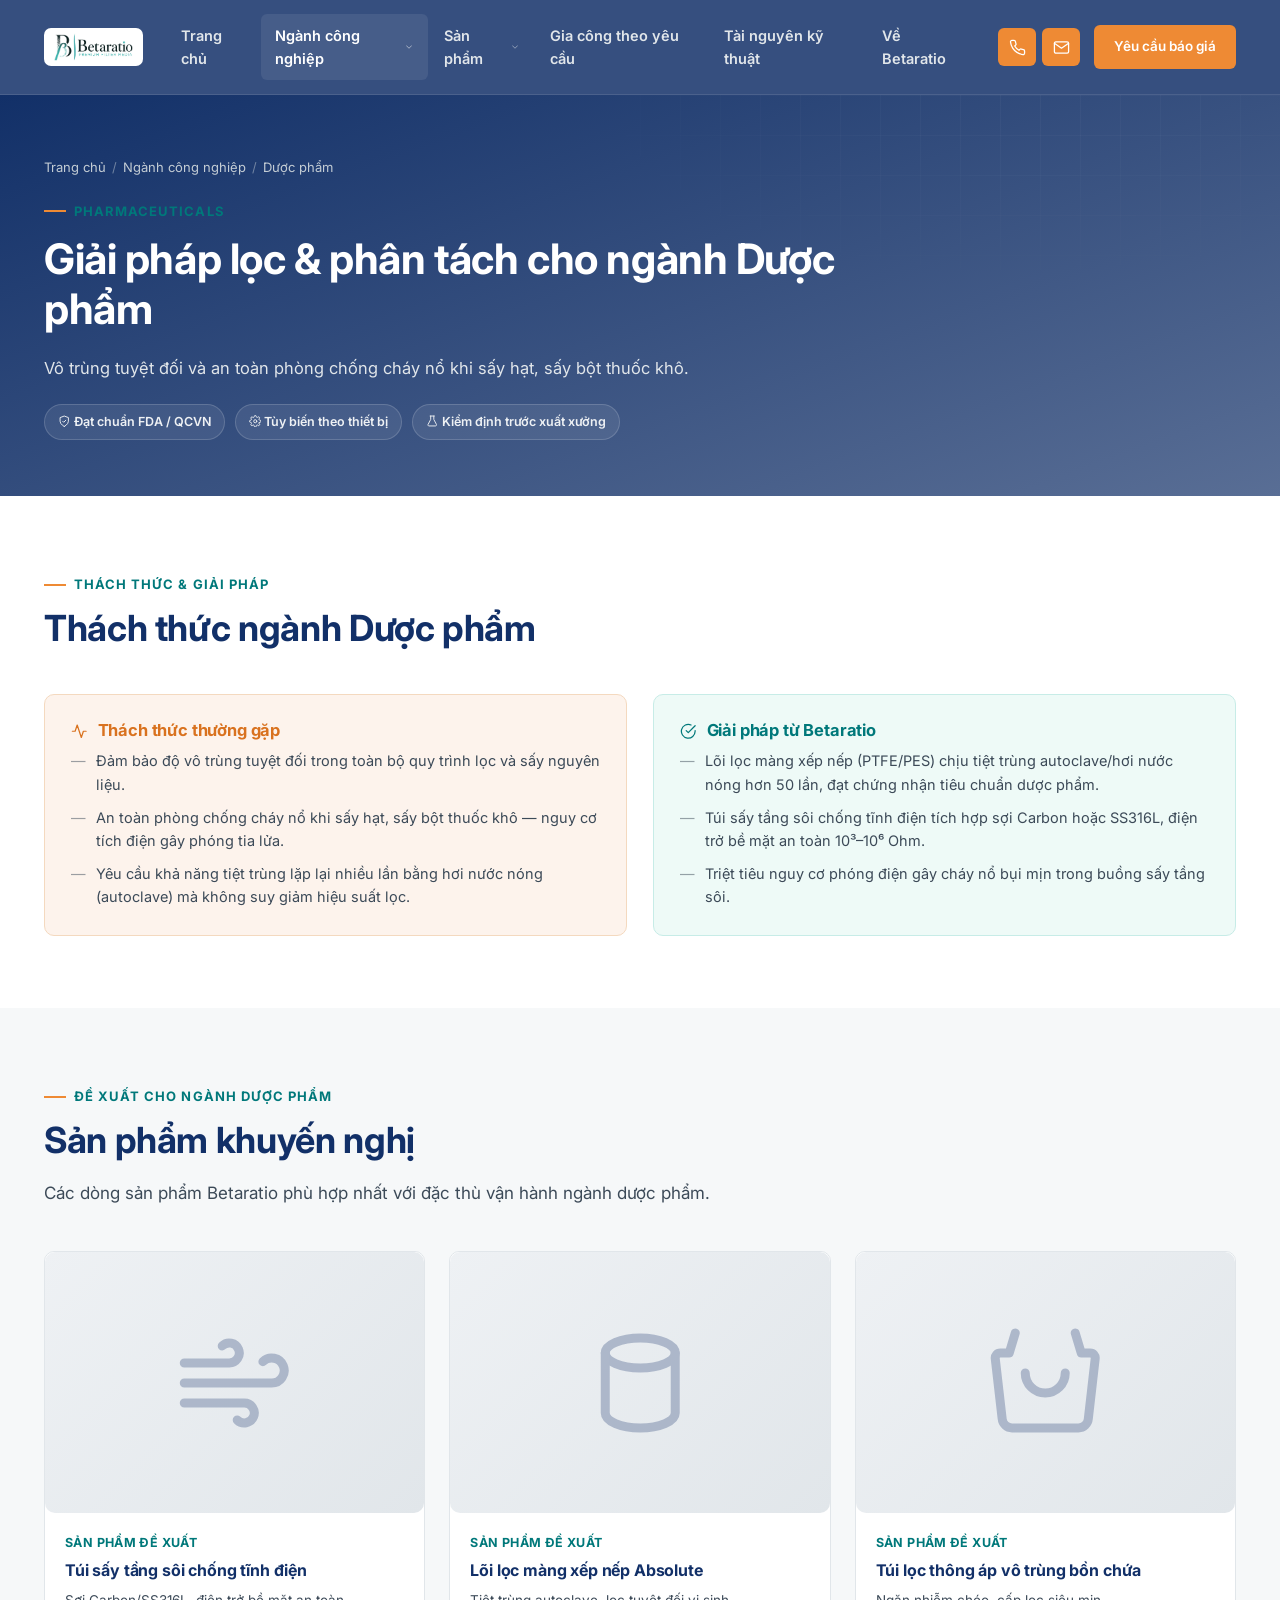
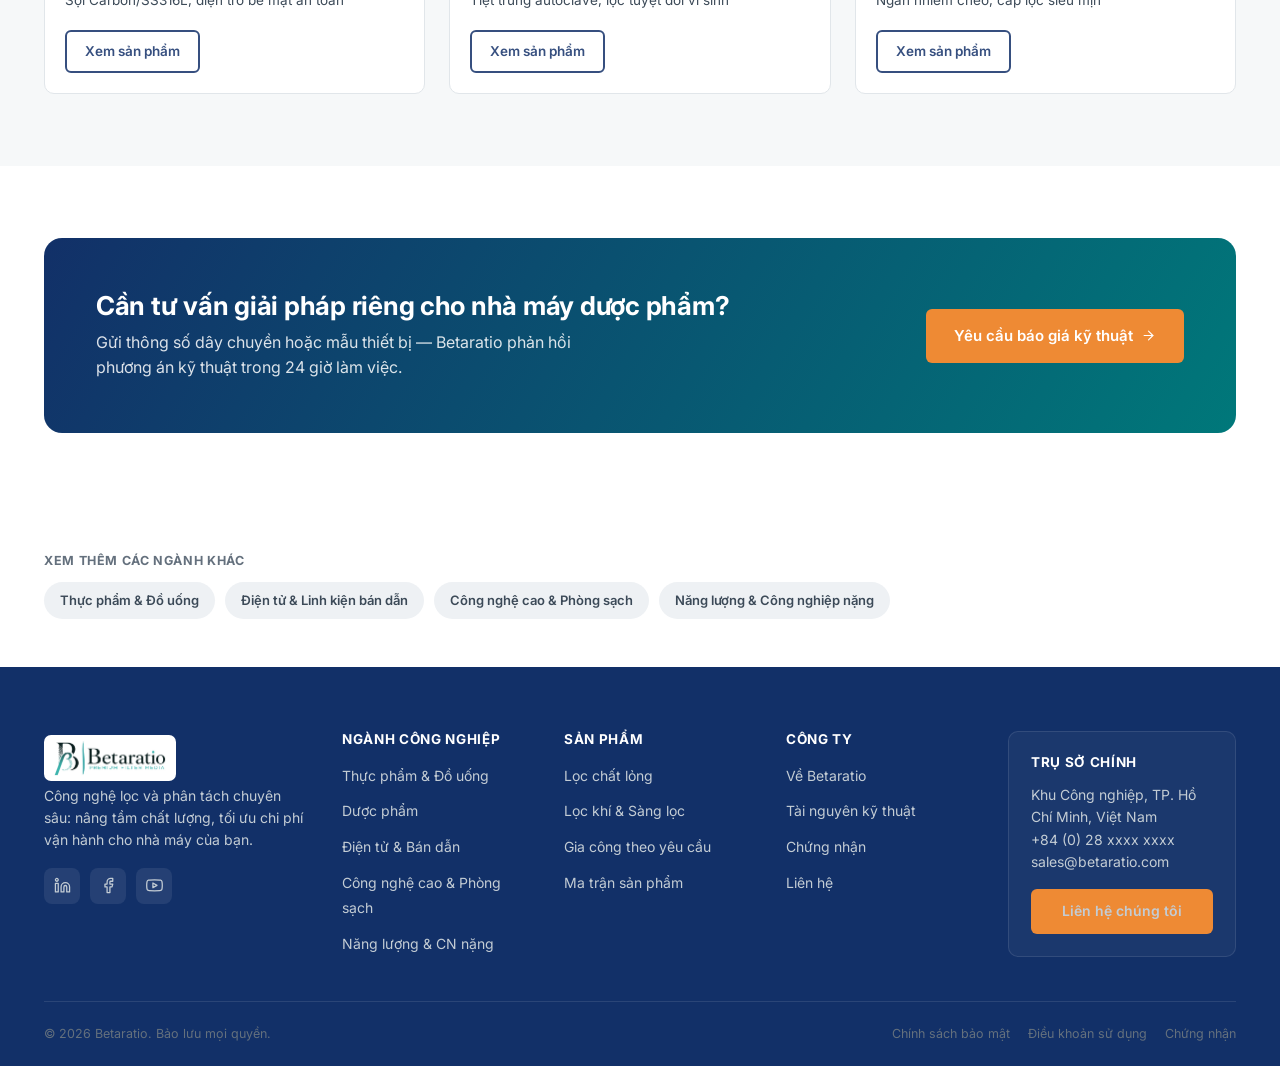
<file: industries/pharmaceuticals.html>
<!doctype html>
<html lang="vi">
<head>
<meta charset="UTF-8">
<meta name="viewport" content="width=device-width, initial-scale=1.0">
<title>Dược phẩm | Betaratio</title>
<meta name="description" content="Giải pháp lọc & phân tách Betaratio cho ngành Dược phẩm: Vô trùng tuyệt đối và an toàn phòng chống cháy nổ khi sấy hạt, sấy bột thuốc khô.">
<link rel="canonical" href="https://your-betaratio-site.example/industries/pharmaceuticals.html">
<meta property="og:title" content="Dược phẩm | Betaratio">
<meta property="og:description" content="Giải pháp lọc & phân tách Betaratio cho ngành Dược phẩm: Vô trùng tuyệt đối và an toàn phòng chống cháy nổ khi sấy hạt, sấy bột thuốc khô.">
<meta property="og:type" content="website">
<meta name="theme-color" content="#123068">
<link rel="icon" type="image/png" href="../images/brand/logo-icon.png">
<link rel="apple-touch-icon" href="../images/brand/logo-icon.png">
<link rel="preconnect" href="https://fonts.googleapis.com">
<link rel="preconnect" href="https://fonts.gstatic.com" crossorigin>
<link href="https://fonts.googleapis.com/css2?family=Inter:wght@400;500;600;700;800&display=swap" rel="stylesheet">
<link rel="stylesheet" href="../css/style.css">
</head>
<body>
<header class="site-header">
  <div class="header-inner">
    <a class="brand brand-logo" href="../index.html">
      <img src="../images/brand/logo.jpg" alt="Betaratio — Premium Filter Media" class="brand-logo-img">
    </a>
    <nav class="main-nav">
      <ul>
        <li><a class="nav-link" href="../index.html">Trang chủ</a></li>
<li class="has-mega"><a class="nav-link active" href="../industries.html">Ngành công nghiệp<svg class="chev" viewBox="0 0 24 24" fill="none" stroke="currentColor" stroke-width="1.8" stroke-linecap="round" stroke-linejoin="round"><polyline points="6 9 12 15 18 9"></polyline></svg></a><div class="mega mega-single"><a href="../industries/food-beverage.html"><span class="ic"><svg viewBox="0 0 24 24" fill="none" stroke="currentColor" stroke-width="1.8" stroke-linecap="round" stroke-linejoin="round"><path d="M18 8h1a4 4 0 0 1 0 8h-1"></path><path d="M2 8h16v9a4 4 0 0 1-4 4H6a4 4 0 0 1-4-4V8z"></path><line x1="6" y1="1" x2="6" y2="4"></line><line x1="10" y1="1" x2="10" y2="4"></line><line x1="14" y1="1" x2="14" y2="4"></line></svg></span><span><strong>Thực phẩm & Đồ uống</strong><span>Chống nhiễm xơ sợi, đạt chuẩn tiếp xúc thực phẩm</span></span></a>
<a href="../industries/pharmaceuticals.html"><span class="ic"><svg viewBox="0 0 24 24" fill="none" stroke="currentColor" stroke-width="1.8" stroke-linecap="round" stroke-linejoin="round"><polyline points="22 12 18 12 15 21 9 3 6 12 2 12"></polyline></svg></span><span><strong>Dược phẩm</strong><span>Vô trùng tuyệt đối, an toàn chống cháy nổ</span></span></a>
<a href="../industries/electronics.html"><span class="ic"><svg viewBox="0 0 24 24" fill="none" stroke="currentColor" stroke-width="1.8" stroke-linecap="round" stroke-linejoin="round"><rect x="4" y="4" width="16" height="16" rx="2" ry="2"></rect><rect x="9" y="9" width="6" height="6"></rect><line x1="9" y1="1" x2="9" y2="4"></line><line x1="15" y1="1" x2="15" y2="4"></line><line x1="9" y1="20" x2="9" y2="23"></line><line x1="15" y1="20" x2="15" y2="23"></line><line x1="1" y1="9" x2="4" y2="9"></line><line x1="20" y1="9" x2="23" y2="9"></line><line x1="1" y1="15" x2="4" y2="15"></line><line x1="20" y1="15" x2="23" y2="15"></line></svg></span><span><strong>Điện tử & Bán dẫn</strong><span>Lọc siêu mịn cho nước siêu tinh khiết (UPW)</span></span></a>
<a href="../industries/high-tech-cleanrooms.html"><span class="ic"><svg viewBox="0 0 24 24" fill="none" stroke="currentColor" stroke-width="1.8" stroke-linecap="round" stroke-linejoin="round"><path d="M12 22s8-4 8-10V5l-8-3-8 3v7c0 6 8 10 8 10z"></path></svg></span><span><strong>Công nghệ cao & Phòng sạch</strong><span>Kiểm soát hạt bụi, chống tĩnh điện</span></span></a>
<a href="../industries/energy-heavy-industries.html"><span class="ic"><svg viewBox="0 0 24 24" fill="none" stroke="currentColor" stroke-width="1.8" stroke-linecap="round" stroke-linejoin="round"><polygon points="13 2 3 14 12 14 11 22 21 10 12 10 13 2"></polygon></svg></span><span><strong>Năng lượng & CN nặng</strong><span>Lưu lượng lớn, môi trường ăn mòn mạnh</span></span></a>
</div></li>
<li class="has-mega"><a class="nav-link" href="../products/index.html">Sản phẩm<svg class="chev" viewBox="0 0 24 24" fill="none" stroke="currentColor" stroke-width="1.8" stroke-linecap="round" stroke-linejoin="round"><polyline points="6 9 12 15 18 9"></polyline></svg></a><div class="mega">
<div class="mega-title">Lọc chất lỏng</div>
<a href="../products/liquid-filtration.html#cartridges"><span class="ic"><svg viewBox="0 0 24 24" fill="none" stroke="currentColor" stroke-width="1.8" stroke-linecap="round" stroke-linejoin="round"><path d="M12 2.69l5.66 5.66a8 8 0 1 1-11.31 0z"></path></svg></span><span><strong>Lõi lọc / Cột lọc</strong></span></a>
<a href="../products/liquid-filtration.html#bags"><span class="ic"><svg viewBox="0 0 24 24" fill="none" stroke="currentColor" stroke-width="1.8" stroke-linecap="round" stroke-linejoin="round"><path d="M12 2.69l5.66 5.66a8 8 0 1 1-11.31 0z"></path></svg></span><span><strong>Túi lọc dung dịch lỏng</strong></span></a>
<a href="../products/liquid-filtration.html#cloths"><span class="ic"><svg viewBox="0 0 24 24" fill="none" stroke="currentColor" stroke-width="1.8" stroke-linecap="round" stroke-linejoin="round"><path d="M12 2.69l5.66 5.66a8 8 0 1 1-11.31 0z"></path></svg></span><span><strong>Vải lọc máy công nghiệp</strong></span></a>
<a href="../products/liquid-filtration.html#vessels"><span class="ic"><svg viewBox="0 0 24 24" fill="none" stroke="currentColor" stroke-width="1.8" stroke-linecap="round" stroke-linejoin="round"><path d="M12 2.69l5.66 5.66a8 8 0 1 1-11.31 0z"></path></svg></span><span><strong>Bình lọc chất lỏng</strong></span></a>

<div class="mega-title">Lọc khí &amp; Sàng lọc</div>
<a href="../products/gas-separation.html#fluidbed"><span class="ic"><svg viewBox="0 0 24 24" fill="none" stroke="currentColor" stroke-width="1.8" stroke-linecap="round" stroke-linejoin="round"><path d="M9.59 4.59A2 2 0 1 1 11 8H2m10.59 11.41A2 2 0 1 0 14 16H2m15.73-8.27A2.5 2.5 0 1 1 19.5 12H2"></path></svg></span><span><strong>Túi sấy tầng sôi</strong></span></a>
<a href="../products/gas-separation.html#collector"><span class="ic"><svg viewBox="0 0 24 24" fill="none" stroke="currentColor" stroke-width="1.8" stroke-linecap="round" stroke-linejoin="round"><path d="M9.59 4.59A2 2 0 1 1 11 8H2m10.59 11.41A2 2 0 1 0 14 16H2m15.73-8.27A2.5 2.5 0 1 1 19.5 12H2"></path></svg></span><span><strong>Túi lọc bụi / thu hồi bột mịn</strong></span></a>
<a href="../products/gas-separation.html#vent"><span class="ic"><svg viewBox="0 0 24 24" fill="none" stroke="currentColor" stroke-width="1.8" stroke-linecap="round" stroke-linejoin="round"><path d="M9.59 4.59A2 2 0 1 1 11 8H2m10.59 11.41A2 2 0 1 0 14 16H2m15.73-8.27A2.5 2.5 0 1 1 19.5 12H2"></path></svg></span><span><strong>Túi thông áp bồn chứa</strong></span></a>
<a href="../products/gas-separation.html#connector"><span class="ic"><svg viewBox="0 0 24 24" fill="none" stroke="currentColor" stroke-width="1.8" stroke-linecap="round" stroke-linejoin="round"><path d="M9.59 4.59A2 2 0 1 1 11 8H2m10.59 11.41A2 2 0 1 0 14 16H2m15.73-8.27A2.5 2.5 0 1 1 19.5 12H2"></path></svg></span><span><strong>Khớp nối mềm bằng vải</strong></span></a>

</div></li>
<li><a class="nav-link" href="../custom-oem.html">Gia công theo yêu cầu</a></li>
<li><a class="nav-link" href="../resources.html">Tài nguyên kỹ thuật</a></li>
<li><a class="nav-link" href="../about.html">Về Betaratio</a></li>

      </ul>
    </nav>
    <div class="header-cta">
      <div class="utility-row">
        <a class="utility-btn" href="tel:+84(0)28xxxxxxxx" aria-label="Gọi điện thoại" title="+84 (0) 28 xxxx xxxx"><svg viewBox="0 0 24 24" fill="none" stroke="currentColor" stroke-width="1.8" stroke-linecap="round" stroke-linejoin="round"><path d="M22 16.92v3a2 2 0 0 1-2.18 2 19.79 19.79 0 0 1-8.63-3.07 19.5 19.5 0 0 1-6-6 19.79 19.79 0 0 1-3.07-8.67A2 2 0 0 1 4.11 2h3a2 2 0 0 1 2 1.72c.127.96.361 1.903.7 2.81a2 2 0 0 1-.45 2.11L8.09 9.91a16 16 0 0 0 6 6l1.27-1.27a2 2 0 0 1 2.11-.45c.907.339 1.85.573 2.81.7A2 2 0 0 1 22 16.92z"></path></svg></a>
        <a class="utility-btn" href="../contact.html" aria-label="Gửi yêu cầu báo giá" title="Yêu cầu báo giá"><svg viewBox="0 0 24 24" fill="none" stroke="currentColor" stroke-width="1.8" stroke-linecap="round" stroke-linejoin="round"><path d="M4 4h16c1.1 0 2 .9 2 2v12c0 1.1-.9 2-2 2H4c-1.1 0-2-.9-2-2V6c0-1.1.9-2 2-2z"></path><polyline points="22,6 12,13 2,6"></polyline></svg></a>
      </div>
      <a href="../contact.html" class="btn btn-primary btn-sm">Yêu cầu báo giá</a>
      <button class="nav-toggle" aria-label="Mở menu"><svg viewBox="0 0 24 24" fill="none" stroke="currentColor" stroke-width="1.8" stroke-linecap="round" stroke-linejoin="round"><line x1="3" y1="12" x2="21" y2="12"></line><line x1="3" y1="6" x2="21" y2="6"></line><line x1="3" y1="18" x2="21" y2="18"></line></svg></button>
    </div>
  </div>
</header>
<div class="nav-overlay"></div>

<section class="page-hero" style="--grad-a:#1e2f5c;--grad-b:#009698" style="background:linear-gradient(160deg, var(--grad-a), var(--grad-b))">
  <div class="container">
    <div class="breadcrumb"><a href="../index.html">Trang chủ</a><span class="sep">/</span><a href="../industries.html">Ngành công nghiệp</a><span class="sep">/</span><span>Dược phẩm</span></div>
    <div class="eyebrow">Pharmaceuticals</div>
    <h1>Giải pháp lọc &amp; phân tách cho ngành Dược phẩm</h1>
    <p class="lead">Vô trùng tuyệt đối và an toàn phòng chống cháy nổ khi sấy hạt, sấy bột thuốc khô.</p>
    <div class="page-hero-badges">
      <span><svg class="cap-ic" viewBox="0 0 24 24" fill="none" stroke="currentColor" stroke-width="1.8" stroke-linecap="round" stroke-linejoin="round"><path d="M12 22s8-4 8-10V5l-8-3-8 3v7c0 6 8 10 8 10z"></path><polyline points="9 12 11 14 15 10"></polyline></svg> Đạt chuẩn FDA / QCVN</span>
      <span><svg class="cap-ic" viewBox="0 0 24 24" fill="none" stroke="currentColor" stroke-width="1.8" stroke-linecap="round" stroke-linejoin="round"><circle cx="12" cy="12" r="3"></circle><path d="M19.4 15a1.65 1.65 0 0 0 .33 1.82l.06.06a2 2 0 1 1-2.83 2.83l-.06-.06a1.65 1.65 0 0 0-1.82-.33 1.65 1.65 0 0 0-1 1.51V21a2 2 0 0 1-4 0v-.09A1.65 1.65 0 0 0 9 19.4a1.65 1.65 0 0 0-1.82.33l-.06.06a2 2 0 1 1-2.83-2.83l.06-.06a1.65 1.65 0 0 0 .33-1.82 1.65 1.65 0 0 0-1.51-1H3a2 2 0 0 1 0-4h.09A1.65 1.65 0 0 0 4.6 9a1.65 1.65 0 0 0-.33-1.82l-.06-.06a2 2 0 1 1 2.83-2.83l.06.06a1.65 1.65 0 0 0 1.82.33H9a1.65 1.65 0 0 0 1-1.51V3a2 2 0 0 1 4 0v.09a1.65 1.65 0 0 0 1 1.51 1.65 1.65 0 0 0 1.82-.33l.06-.06a2 2 0 1 1 2.83 2.83l-.06.06a1.65 1.65 0 0 0-.33 1.82V9a1.65 1.65 0 0 0 1.51 1H21a2 2 0 0 1 0 4h-.09a1.65 1.65 0 0 0-1.51 1z"></path></svg> Tùy biến theo thiết bị</span>
      <span><svg class="cap-ic" viewBox="0 0 24 24" fill="none" stroke="currentColor" stroke-width="1.8" stroke-linecap="round" stroke-linejoin="round"><path d="M9 2v6.5L4 18a2 2 0 0 0 1.8 3h12.4a2 2 0 0 0 1.8-3l-5-9.5V2"></path><line x1="8" y1="2" x2="16" y2="2"></line></svg> Kiểm định trước xuất xưởng</span>
    </div>
  </div>
</section>

<section>
  <div class="container">
    <div class="section-head">
      <div class="eyebrow">Thách thức &amp; Giải pháp</div>
      <h2>Thách thức ngành Dược phẩm</h2>
    </div>
    <div class="pain-solution">
      <div class="psblock pain">
        <h3><svg viewBox="0 0 24 24" fill="none" stroke="currentColor" stroke-width="1.8" stroke-linecap="round" stroke-linejoin="round"><polyline points="22 12 18 12 15 21 9 3 6 12 2 12"></polyline></svg> Thách thức thường gặp</h3>
        <ul><li>Đảm bảo độ vô trùng tuyệt đối trong toàn bộ quy trình lọc và sấy nguyên liệu.</li><li>An toàn phòng chống cháy nổ khi sấy hạt, sấy bột thuốc khô — nguy cơ tích điện gây phóng tia lửa.</li><li>Yêu cầu khả năng tiệt trùng lặp lại nhiều lần bằng hơi nước nóng (autoclave) mà không suy giảm hiệu suất lọc.</li></ul>
      </div>
      <div class="psblock solution">
        <h3><svg viewBox="0 0 24 24" fill="none" stroke="currentColor" stroke-width="1.8" stroke-linecap="round" stroke-linejoin="round"><path d="M22 11.08V12a10 10 0 1 1-5.93-9.14"></path><polyline points="22 4 12 14.01 9 11.01"></polyline></svg> Giải pháp từ Betaratio</h3>
        <ul><li>Lõi lọc màng xếp nếp (PTFE/PES) chịu tiệt trùng autoclave/hơi nước nóng hơn 50 lần, đạt chứng nhận tiêu chuẩn dược phẩm.</li><li>Túi sấy tầng sôi chống tĩnh điện tích hợp sợi Carbon hoặc SS316L, điện trở bề mặt an toàn 10³–10⁶ Ohm.</li><li>Triệt tiêu nguy cơ phóng điện gây cháy nổ bụi mịn trong buồng sấy tầng sôi.</li></ul>
      </div>
    </div>
  </div>
</section>

<section class="section-alt">
  <div class="container">
    <div class="section-head">
      <div class="eyebrow">Đề xuất cho ngành Dược phẩm</div>
      <h2>Sản phẩm khuyến nghị</h2>
      <p>Các dòng sản phẩm Betaratio phù hợp nhất với đặc thù vận hành ngành dược phẩm.</p>
    </div>
    <div class="grid grid-3">
      <div class="product-card">
      <div class="img-frame" style="--ar:16/11"><svg viewBox="0 0 24 24" fill="none" stroke="currentColor" stroke-width="1.8" stroke-linecap="round" stroke-linejoin="round"><path d="M9.59 4.59A2 2 0 1 1 11 8H2m10.59 11.41A2 2 0 1 0 14 16H2m15.73-8.27A2.5 2.5 0 1 1 19.5 12H2"></path></svg></div>
      <div class="pc-body">
        <span class="pc-meta">Sản phẩm đề xuất</span>
        <h4>Túi sấy tầng sôi chống tĩnh điện</h4>
        <p>Sợi Carbon/SS316L, điện trở bề mặt an toàn</p>
        <div class="pc-foot">
          <a href="../products/index.html" class="btn btn-ghost-navy btn-sm">Xem sản phẩm</a>
        </div>
      </div>
    </div>
<div class="product-card">
      <div class="img-frame" style="--ar:16/11"><svg viewBox="0 0 24 24" fill="none" stroke="currentColor" stroke-width="1.8" stroke-linecap="round" stroke-linejoin="round"><ellipse cx="12" cy="6" rx="7" ry="3"></ellipse><path d="M5 6v12a7 3 0 0 0 14 0V6"></path></svg></div>
      <div class="pc-body">
        <span class="pc-meta">Sản phẩm đề xuất</span>
        <h4>Lõi lọc màng xếp nếp Absolute</h4>
        <p>Tiệt trùng autoclave, lọc tuyệt đối vi sinh</p>
        <div class="pc-foot">
          <a href="../products/index.html" class="btn btn-ghost-navy btn-sm">Xem sản phẩm</a>
        </div>
      </div>
    </div>
<div class="product-card">
      <div class="img-frame" style="--ar:16/11"><svg viewBox="0 0 24 24" fill="none" stroke="currentColor" stroke-width="1.8" stroke-linecap="round" stroke-linejoin="round"><path d="M6 2l-1.2 4H3a1 1 0 0 0-1 1.14l1.38 12.02A2 2 0 0 0 5.36 21h13.28a2 2 0 0 0 1.98-1.84L21.99 7.14A1 1 0 0 0 21 6h-1.8L18 2"></path><path d="M8 10a4 4 0 0 0 8 0"></path></svg></div>
      <div class="pc-body">
        <span class="pc-meta">Sản phẩm đề xuất</span>
        <h4>Túi lọc thông áp vô trùng bồn chứa</h4>
        <p>Ngăn nhiễm chéo, cấp lọc siêu mịn</p>
        <div class="pc-foot">
          <a href="../products/index.html" class="btn btn-ghost-navy btn-sm">Xem sản phẩm</a>
        </div>
      </div>
    </div>

    </div>
  </div>
</section>

<section>
  <div class="container">
    <div class="cta-band">
      <div>
        <h2>Cần tư vấn giải pháp riêng cho nhà máy dược phẩm?</h2>
        <p>Gửi thông số dây chuyền hoặc mẫu thiết bị — Betaratio phản hồi phương án kỹ thuật trong 24 giờ làm việc.</p>
      </div>
      <a href="../contact.html" class="btn btn-primary">Yêu cầu báo giá kỹ thuật <svg viewBox="0 0 24 24" fill="none" stroke="currentColor" stroke-width="1.8" stroke-linecap="round" stroke-linejoin="round"><line x1="5" y1="12" x2="19" y2="12"></line><polyline points="12 5 19 12 12 19"></polyline></svg></a>
    </div>
  </div>
</section>

<section class="section-tight">
  <div class="container">
    <h4 style="font-size:12.5px;text-transform:uppercase;letter-spacing:.05em;color:var(--gray-500);margin-bottom:14px">Xem thêm các ngành khác</h4>
    <div class="pill-list"><a class="pill" href="food-beverage.html">Thực phẩm & Đồ uống</a>
<a class="pill" href="electronics.html">Điện tử & Linh kiện bán dẫn</a>
<a class="pill" href="high-tech-cleanrooms.html">Công nghệ cao & Phòng sạch</a>
<a class="pill" href="energy-heavy-industries.html">Năng lượng & Công nghiệp nặng</a>
</div>
  </div>
</section>
<footer class="site-footer">
  <div class="container">
    <div class="footer-grid">
      <div class="footer-brand">
        <a class="brand brand-logo" href="../index.html">
          <img src="../images/brand/logo.jpg" alt="Betaratio — Premium Filter Media" class="brand-logo-img brand-logo-img-footer">
        </a>
        <p>Công nghệ lọc và phân tách chuyên sâu: nâng tầm chất lượng, tối ưu chi phí vận hành cho nhà máy của bạn.</p>
        <div class="social-row">
          <a href="#" aria-label="LinkedIn"><svg viewBox="0 0 24 24" fill="none" stroke="currentColor" stroke-width="1.8" stroke-linecap="round" stroke-linejoin="round"><path d="M16 8a6 6 0 0 1 6 6v7h-4v-7a2 2 0 0 0-2-2 2 2 0 0 0-2 2v7h-4v-7a6 6 0 0 1 6-6z"></path><rect x="2" y="9" width="4" height="12"></rect><circle cx="4" cy="4" r="2"></circle></svg></a>
          <a href="#" aria-label="Facebook"><svg viewBox="0 0 24 24" fill="none" stroke="currentColor" stroke-width="1.8" stroke-linecap="round" stroke-linejoin="round"><path d="M18 2h-3a5 5 0 0 0-5 5v3H7v4h3v8h4v-8h3l1-4h-4V7a1 1 0 0 1 1-1h3z"></path></svg></a>
          <a href="#" aria-label="YouTube"><svg viewBox="0 0 24 24" fill="none" stroke="currentColor" stroke-width="1.8" stroke-linecap="round" stroke-linejoin="round"><path d="M22.54 6.42a2.78 2.78 0 0 0-1.94-2C18.88 4 12 4 12 4s-6.88 0-8.6.46a2.78 2.78 0 0 0-1.94 2A29 29 0 0 0 1 11.75a29 29 0 0 0 .46 5.33A2.78 2.78 0 0 0 3.4 19c1.72.46 8.6.46 8.6.46s6.88 0 8.6-.46a2.78 2.78 0 0 0 1.94-2 29 29 0 0 0 .46-5.25 29 29 0 0 0-.46-5.33z"></path><polygon points="9.75 15.02 15.5 11.75 9.75 8.48 9.75 15.02"></polygon></svg></a>
        </div>
      </div>
      <div>
        <h5>Ngành công nghiệp</h5>
        <ul>
          <li><a href="../industries/food-beverage.html">Thực phẩm & Đồ uống</a></li><li><a href="../industries/pharmaceuticals.html">Dược phẩm</a></li><li><a href="../industries/electronics.html">Điện tử & Bán dẫn</a></li><li><a href="../industries/high-tech-cleanrooms.html">Công nghệ cao & Phòng sạch</a></li><li><a href="../industries/energy-heavy-industries.html">Năng lượng & CN nặng</a></li>
        </ul>
      </div>
      <div>
        <h5>Sản phẩm</h5>
        <ul>
          <li><a href="../products/liquid-filtration.html">Lọc chất lỏng</a></li>
          <li><a href="../products/gas-separation.html">Lọc khí &amp; Sàng lọc</a></li>
          <li><a href="../custom-oem.html">Gia công theo yêu cầu</a></li>
          <li><a href="../products/index.html">Ma trận sản phẩm</a></li>
        </ul>
      </div>
      <div>
        <h5>Công ty</h5>
        <ul>
          <li><a href="../about.html">Về Betaratio</a></li>
          <li><a href="../resources.html">Tài nguyên kỹ thuật</a></li>
          <li><a href="../resources.html#certifications">Chứng nhận</a></li>
          <li><a href="../contact.html">Liên hệ</a></li>
        </ul>
      </div>
      <div class="footer-hq">
        <h5>Trụ sở chính</h5>
        <address>
          Khu Công nghiệp, TP. Hồ Chí Minh, Việt Nam<br>
          <a href="tel:+84(0)28xxxxxxxx">+84 (0) 28 xxxx xxxx</a><br>
          <a href="mailto:sales@betaratio.com">sales@betaratio.com</a>
        </address>
        <a href="../contact.html" class="btn btn-primary btn-sm">Liên hệ chúng tôi</a>
      </div>
    </div>
    <div class="footer-bottom">
      <span>© <span data-year></span> Betaratio. Bảo lưu mọi quyền.</span>
      <div class="legal-links">
        <a href="#">Chính sách bảo mật</a>
        <a href="#">Điều khoản sử dụng</a>
        <a href="../resources.html#certifications">Chứng nhận</a>
      </div>
    </div>
  </div>
</footer>
<script src="../js/main.js"></script>
</body>
</html>
</file>
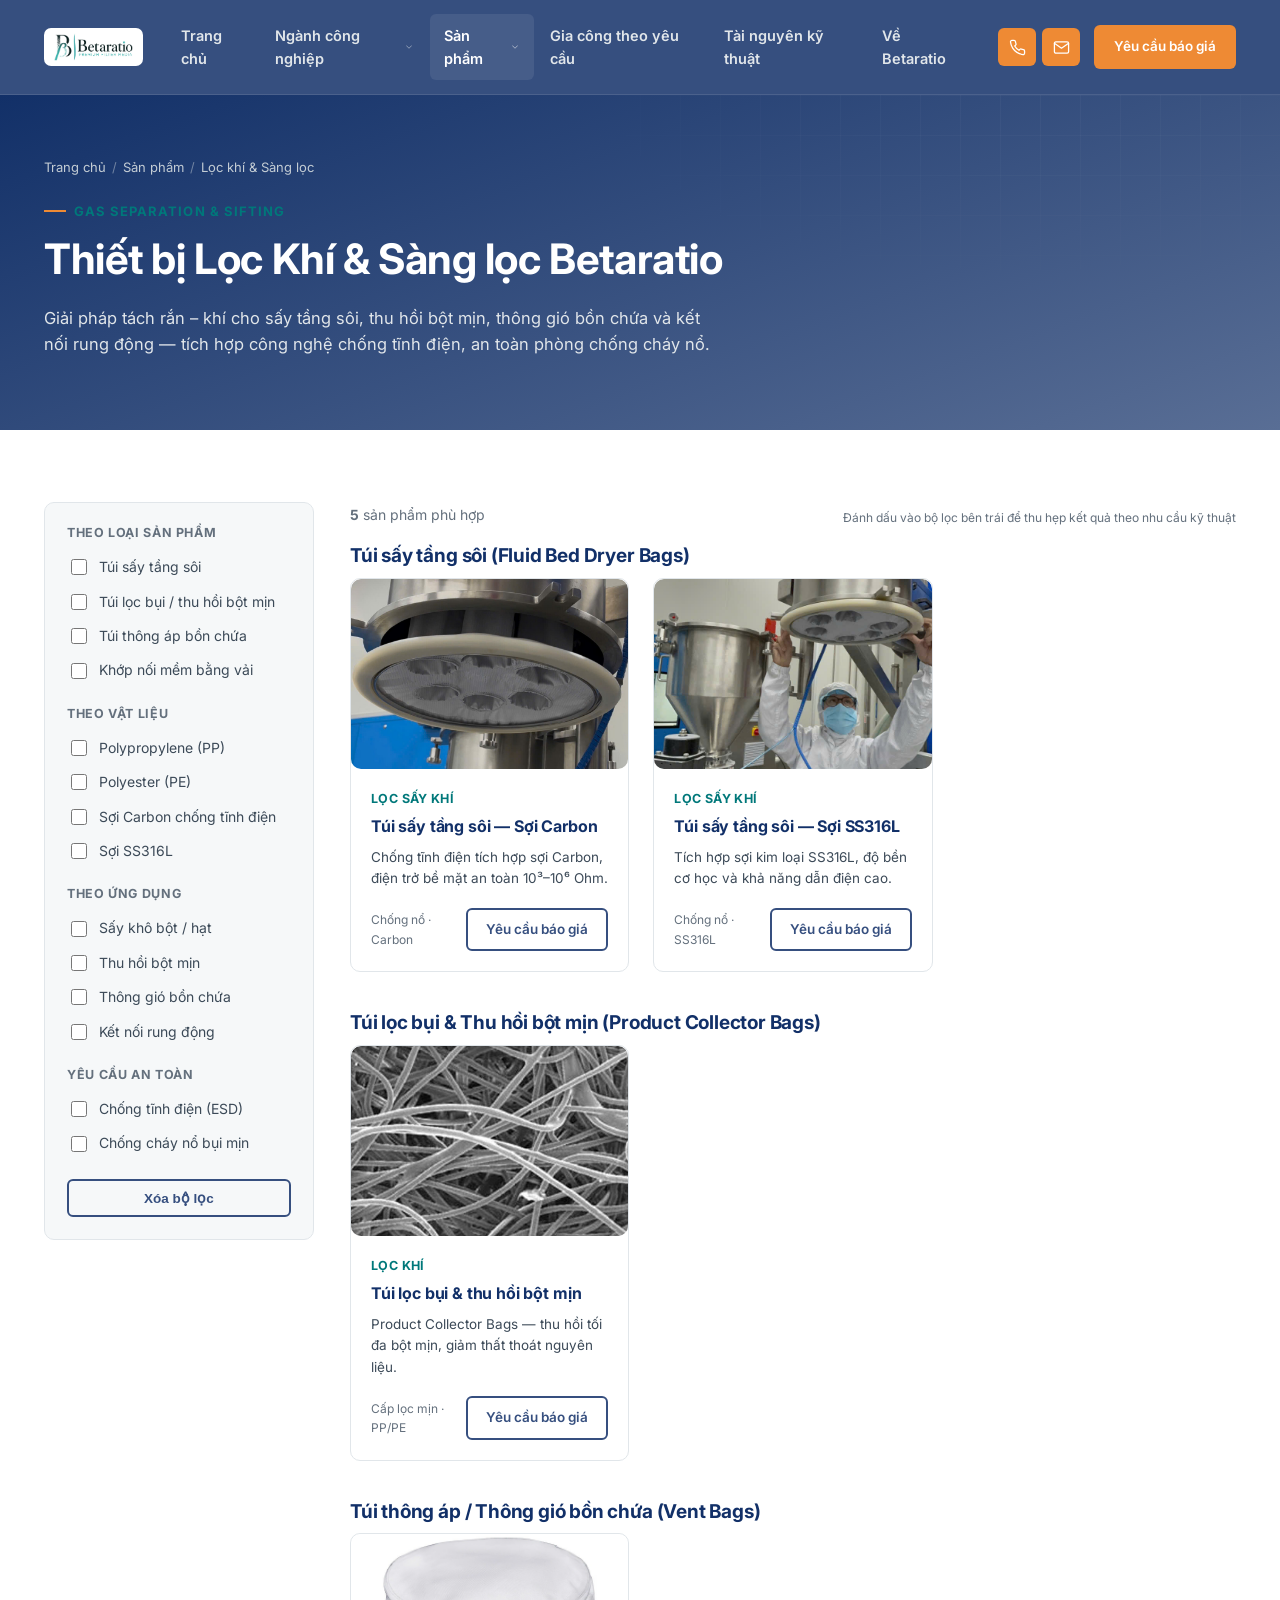
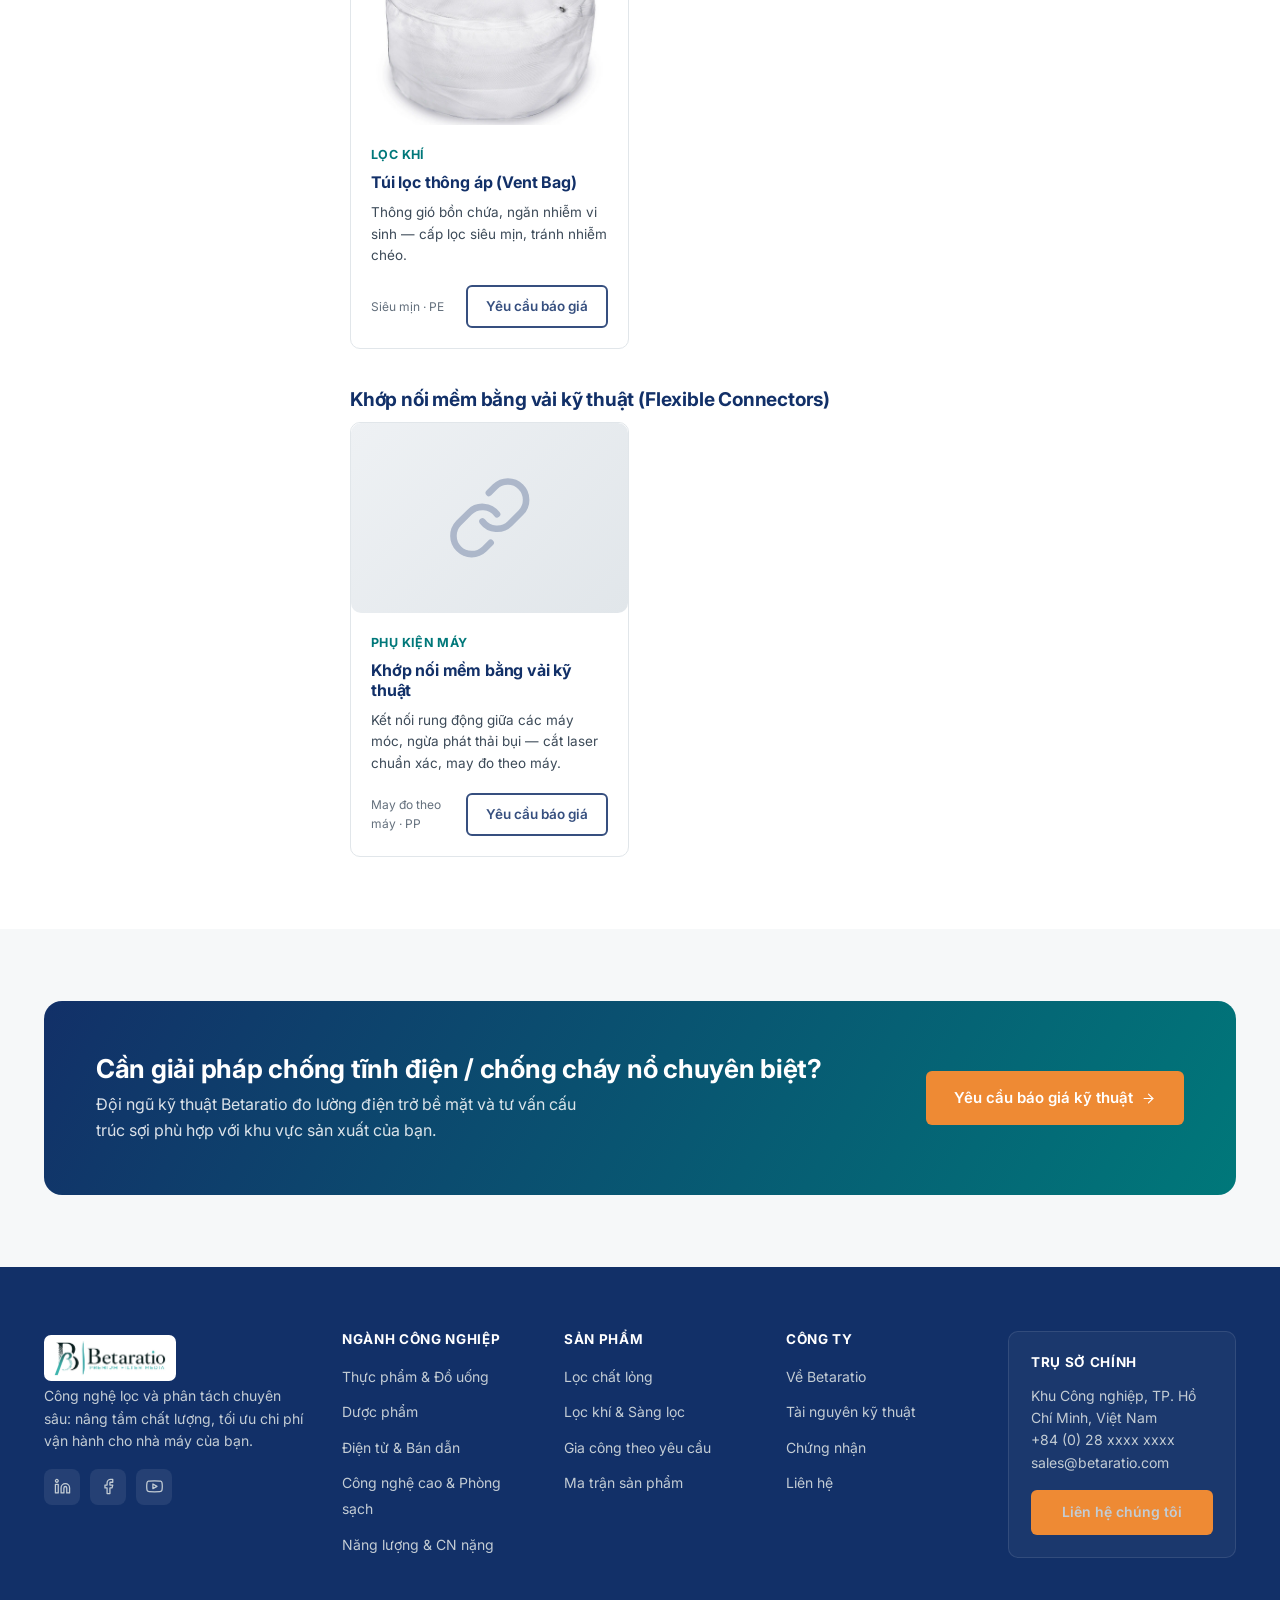
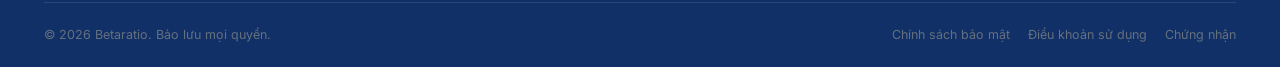
<file: products/gas-separation.html>
<!doctype html>
<html lang="vi">
<head>
<meta charset="UTF-8">
<meta name="viewport" content="width=device-width, initial-scale=1.0">
<title>Thiết bị Lọc Khí & Sàng lọc | Betaratio</title>
<meta name="description" content="Túi sấy tầng sôi, túi lọc bụi & thu hồi bột mịn, túi thông áp bồn chứa, khớp nối mềm bằng vải kỹ thuật — chống tĩnh điện, an toàn cháy nổ.">
<link rel="canonical" href="https://your-betaratio-site.example/products/gas-separation.html">
<meta property="og:title" content="Thiết bị Lọc Khí & Sàng lọc | Betaratio">
<meta property="og:description" content="Túi sấy tầng sôi, túi lọc bụi & thu hồi bột mịn, túi thông áp bồn chứa, khớp nối mềm bằng vải kỹ thuật — chống tĩnh điện, an toàn cháy nổ.">
<meta property="og:type" content="website">
<meta name="theme-color" content="#123068">
<link rel="icon" type="image/png" href="../images/brand/logo-icon.png">
<link rel="apple-touch-icon" href="../images/brand/logo-icon.png">
<link rel="preconnect" href="https://fonts.googleapis.com">
<link rel="preconnect" href="https://fonts.gstatic.com" crossorigin>
<link href="https://fonts.googleapis.com/css2?family=Inter:wght@400;500;600;700;800&display=swap" rel="stylesheet">
<link rel="stylesheet" href="../css/style.css">
</head>
<body>
<header class="site-header">
  <div class="header-inner">
    <a class="brand brand-logo" href="../index.html">
      <img src="../images/brand/logo.jpg" alt="Betaratio — Premium Filter Media" class="brand-logo-img">
    </a>
    <nav class="main-nav">
      <ul>
        <li><a class="nav-link" href="../index.html">Trang chủ</a></li>
<li class="has-mega"><a class="nav-link" href="../industries.html">Ngành công nghiệp<svg class="chev" viewBox="0 0 24 24" fill="none" stroke="currentColor" stroke-width="1.8" stroke-linecap="round" stroke-linejoin="round"><polyline points="6 9 12 15 18 9"></polyline></svg></a><div class="mega mega-single"><a href="../industries/food-beverage.html"><span class="ic"><svg viewBox="0 0 24 24" fill="none" stroke="currentColor" stroke-width="1.8" stroke-linecap="round" stroke-linejoin="round"><path d="M18 8h1a4 4 0 0 1 0 8h-1"></path><path d="M2 8h16v9a4 4 0 0 1-4 4H6a4 4 0 0 1-4-4V8z"></path><line x1="6" y1="1" x2="6" y2="4"></line><line x1="10" y1="1" x2="10" y2="4"></line><line x1="14" y1="1" x2="14" y2="4"></line></svg></span><span><strong>Thực phẩm & Đồ uống</strong><span>Chống nhiễm xơ sợi, đạt chuẩn tiếp xúc thực phẩm</span></span></a>
<a href="../industries/pharmaceuticals.html"><span class="ic"><svg viewBox="0 0 24 24" fill="none" stroke="currentColor" stroke-width="1.8" stroke-linecap="round" stroke-linejoin="round"><polyline points="22 12 18 12 15 21 9 3 6 12 2 12"></polyline></svg></span><span><strong>Dược phẩm</strong><span>Vô trùng tuyệt đối, an toàn chống cháy nổ</span></span></a>
<a href="../industries/electronics.html"><span class="ic"><svg viewBox="0 0 24 24" fill="none" stroke="currentColor" stroke-width="1.8" stroke-linecap="round" stroke-linejoin="round"><rect x="4" y="4" width="16" height="16" rx="2" ry="2"></rect><rect x="9" y="9" width="6" height="6"></rect><line x1="9" y1="1" x2="9" y2="4"></line><line x1="15" y1="1" x2="15" y2="4"></line><line x1="9" y1="20" x2="9" y2="23"></line><line x1="15" y1="20" x2="15" y2="23"></line><line x1="1" y1="9" x2="4" y2="9"></line><line x1="20" y1="9" x2="23" y2="9"></line><line x1="1" y1="15" x2="4" y2="15"></line><line x1="20" y1="15" x2="23" y2="15"></line></svg></span><span><strong>Điện tử & Bán dẫn</strong><span>Lọc siêu mịn cho nước siêu tinh khiết (UPW)</span></span></a>
<a href="../industries/high-tech-cleanrooms.html"><span class="ic"><svg viewBox="0 0 24 24" fill="none" stroke="currentColor" stroke-width="1.8" stroke-linecap="round" stroke-linejoin="round"><path d="M12 22s8-4 8-10V5l-8-3-8 3v7c0 6 8 10 8 10z"></path></svg></span><span><strong>Công nghệ cao & Phòng sạch</strong><span>Kiểm soát hạt bụi, chống tĩnh điện</span></span></a>
<a href="../industries/energy-heavy-industries.html"><span class="ic"><svg viewBox="0 0 24 24" fill="none" stroke="currentColor" stroke-width="1.8" stroke-linecap="round" stroke-linejoin="round"><polygon points="13 2 3 14 12 14 11 22 21 10 12 10 13 2"></polygon></svg></span><span><strong>Năng lượng & CN nặng</strong><span>Lưu lượng lớn, môi trường ăn mòn mạnh</span></span></a>
</div></li>
<li class="has-mega"><a class="nav-link active" href="../products/index.html">Sản phẩm<svg class="chev" viewBox="0 0 24 24" fill="none" stroke="currentColor" stroke-width="1.8" stroke-linecap="round" stroke-linejoin="round"><polyline points="6 9 12 15 18 9"></polyline></svg></a><div class="mega">
<div class="mega-title">Lọc chất lỏng</div>
<a href="../products/liquid-filtration.html#cartridges"><span class="ic"><svg viewBox="0 0 24 24" fill="none" stroke="currentColor" stroke-width="1.8" stroke-linecap="round" stroke-linejoin="round"><path d="M12 2.69l5.66 5.66a8 8 0 1 1-11.31 0z"></path></svg></span><span><strong>Lõi lọc / Cột lọc</strong></span></a>
<a href="../products/liquid-filtration.html#bags"><span class="ic"><svg viewBox="0 0 24 24" fill="none" stroke="currentColor" stroke-width="1.8" stroke-linecap="round" stroke-linejoin="round"><path d="M12 2.69l5.66 5.66a8 8 0 1 1-11.31 0z"></path></svg></span><span><strong>Túi lọc dung dịch lỏng</strong></span></a>
<a href="../products/liquid-filtration.html#cloths"><span class="ic"><svg viewBox="0 0 24 24" fill="none" stroke="currentColor" stroke-width="1.8" stroke-linecap="round" stroke-linejoin="round"><path d="M12 2.69l5.66 5.66a8 8 0 1 1-11.31 0z"></path></svg></span><span><strong>Vải lọc máy công nghiệp</strong></span></a>
<a href="../products/liquid-filtration.html#vessels"><span class="ic"><svg viewBox="0 0 24 24" fill="none" stroke="currentColor" stroke-width="1.8" stroke-linecap="round" stroke-linejoin="round"><path d="M12 2.69l5.66 5.66a8 8 0 1 1-11.31 0z"></path></svg></span><span><strong>Bình lọc chất lỏng</strong></span></a>

<div class="mega-title">Lọc khí &amp; Sàng lọc</div>
<a href="../products/gas-separation.html#fluidbed"><span class="ic"><svg viewBox="0 0 24 24" fill="none" stroke="currentColor" stroke-width="1.8" stroke-linecap="round" stroke-linejoin="round"><path d="M9.59 4.59A2 2 0 1 1 11 8H2m10.59 11.41A2 2 0 1 0 14 16H2m15.73-8.27A2.5 2.5 0 1 1 19.5 12H2"></path></svg></span><span><strong>Túi sấy tầng sôi</strong></span></a>
<a href="../products/gas-separation.html#collector"><span class="ic"><svg viewBox="0 0 24 24" fill="none" stroke="currentColor" stroke-width="1.8" stroke-linecap="round" stroke-linejoin="round"><path d="M9.59 4.59A2 2 0 1 1 11 8H2m10.59 11.41A2 2 0 1 0 14 16H2m15.73-8.27A2.5 2.5 0 1 1 19.5 12H2"></path></svg></span><span><strong>Túi lọc bụi / thu hồi bột mịn</strong></span></a>
<a href="../products/gas-separation.html#vent"><span class="ic"><svg viewBox="0 0 24 24" fill="none" stroke="currentColor" stroke-width="1.8" stroke-linecap="round" stroke-linejoin="round"><path d="M9.59 4.59A2 2 0 1 1 11 8H2m10.59 11.41A2 2 0 1 0 14 16H2m15.73-8.27A2.5 2.5 0 1 1 19.5 12H2"></path></svg></span><span><strong>Túi thông áp bồn chứa</strong></span></a>
<a href="../products/gas-separation.html#connector"><span class="ic"><svg viewBox="0 0 24 24" fill="none" stroke="currentColor" stroke-width="1.8" stroke-linecap="round" stroke-linejoin="round"><path d="M9.59 4.59A2 2 0 1 1 11 8H2m10.59 11.41A2 2 0 1 0 14 16H2m15.73-8.27A2.5 2.5 0 1 1 19.5 12H2"></path></svg></span><span><strong>Khớp nối mềm bằng vải</strong></span></a>

</div></li>
<li><a class="nav-link" href="../custom-oem.html">Gia công theo yêu cầu</a></li>
<li><a class="nav-link" href="../resources.html">Tài nguyên kỹ thuật</a></li>
<li><a class="nav-link" href="../about.html">Về Betaratio</a></li>

      </ul>
    </nav>
    <div class="header-cta">
      <div class="utility-row">
        <a class="utility-btn" href="tel:+84(0)28xxxxxxxx" aria-label="Gọi điện thoại" title="+84 (0) 28 xxxx xxxx"><svg viewBox="0 0 24 24" fill="none" stroke="currentColor" stroke-width="1.8" stroke-linecap="round" stroke-linejoin="round"><path d="M22 16.92v3a2 2 0 0 1-2.18 2 19.79 19.79 0 0 1-8.63-3.07 19.5 19.5 0 0 1-6-6 19.79 19.79 0 0 1-3.07-8.67A2 2 0 0 1 4.11 2h3a2 2 0 0 1 2 1.72c.127.96.361 1.903.7 2.81a2 2 0 0 1-.45 2.11L8.09 9.91a16 16 0 0 0 6 6l1.27-1.27a2 2 0 0 1 2.11-.45c.907.339 1.85.573 2.81.7A2 2 0 0 1 22 16.92z"></path></svg></a>
        <a class="utility-btn" href="../contact.html" aria-label="Gửi yêu cầu báo giá" title="Yêu cầu báo giá"><svg viewBox="0 0 24 24" fill="none" stroke="currentColor" stroke-width="1.8" stroke-linecap="round" stroke-linejoin="round"><path d="M4 4h16c1.1 0 2 .9 2 2v12c0 1.1-.9 2-2 2H4c-1.1 0-2-.9-2-2V6c0-1.1.9-2 2-2z"></path><polyline points="22,6 12,13 2,6"></polyline></svg></a>
      </div>
      <a href="../contact.html" class="btn btn-primary btn-sm">Yêu cầu báo giá</a>
      <button class="nav-toggle" aria-label="Mở menu"><svg viewBox="0 0 24 24" fill="none" stroke="currentColor" stroke-width="1.8" stroke-linecap="round" stroke-linejoin="round"><line x1="3" y1="12" x2="21" y2="12"></line><line x1="3" y1="6" x2="21" y2="6"></line><line x1="3" y1="18" x2="21" y2="18"></line></svg></button>
    </div>
  </div>
</header>
<div class="nav-overlay"></div>

<section class="page-hero">
  <div class="container">
    <div class="breadcrumb"><a href="../index.html">Trang chủ</a><span class="sep">/</span><a href="index.html">Sản phẩm</a><span class="sep">/</span><span>Lọc khí &amp; Sàng lọc</span></div>
    <div class="eyebrow">Gas Separation &amp; Sifting</div>
    <h1>Thiết bị Lọc Khí &amp; Sàng lọc Betaratio</h1>
    <p class="lead">Giải pháp tách rắn – khí cho sấy tầng sôi, thu hồi bột mịn, thông gió bồn chứa và kết nối rung động — tích hợp công nghệ chống tĩnh điện, an toàn phòng chống cháy nổ.</p>
  </div>
</section>

<section>
  <div class="container">
    <div class="filter-layout" data-filter-scope="gas">
      <aside class="filter-sidebar">
<h4>Theo loại sản phẩm</h4>
<div class="filter-group">
<label><input type="checkbox" data-group="type" value="fluidbed"> Túi sấy tầng sôi</label>
<label><input type="checkbox" data-group="type" value="collector"> Túi lọc bụi / thu hồi bột mịn</label>
<label><input type="checkbox" data-group="type" value="vent"> Túi thông áp bồn chứa</label>
<label><input type="checkbox" data-group="type" value="connector"> Khớp nối mềm bằng vải</label>
</div>
<h4>Theo vật liệu</h4>
<div class="filter-group">
<label><input type="checkbox" data-group="material" value="PP"> Polypropylene (PP)</label>
<label><input type="checkbox" data-group="material" value="PE"> Polyester (PE)</label>
<label><input type="checkbox" data-group="material" value="Carbon"> Sợi Carbon chống tĩnh điện</label>
<label><input type="checkbox" data-group="material" value="SS316L"> Sợi SS316L</label>
</div>
<h4>Theo ứng dụng</h4>
<div class="filter-group">
<label><input type="checkbox" data-group="app" value="drying"> Sấy khô bột / hạt</label>
<label><input type="checkbox" data-group="app" value="recovery"> Thu hồi bột mịn</label>
<label><input type="checkbox" data-group="app" value="venting"> Thông gió bồn chứa</label>
<label><input type="checkbox" data-group="app" value="connecting"> Kết nối rung động</label>
</div>
<h4>Yêu cầu an toàn</h4>
<div class="filter-group">
<label><input type="checkbox" data-group="safety" value="esd"> Chống tĩnh điện (ESD)</label>
<label><input type="checkbox" data-group="safety" value="explosion"> Chống cháy nổ bụi mịn</label>
</div>
<button class="btn btn-ghost-navy btn-sm btn-block filter-reset" data-filter-reset type="button">Xóa bộ lọc</button>
</aside>
      <div>
        <div class="results-bar">
          <span class="count"><strong data-result-count>5</strong> sản phẩm phù hợp</span>
          <span class="field-note mb-0">Đánh dấu vào bộ lọc bên trái để thu hẹp kết quả theo nhu cầu kỹ thuật</span>
        </div>

        <h3 id="fluidbed" style="font-size:19px;color:var(--navy-900);margin-top:6px">Túi sấy tầng sôi (Fluid Bed Dryer Bags)</h3>
        <div class="grid grid-3" style="margin-bottom:40px"><div class="product-card" data-card data-type="fluidbed" data-material="Carbon" data-app="drying" data-safety="esd|explosion">
  <div class="img-frame" style="--ar:16/11"><img src="../images/photos/products/tui-say-tang-soi-soi-carbon.jpg" alt="Túi sấy tầng sôi — Sợi Carbon" loading="lazy"></div>
  <div class="pc-body">
    <span class="pc-meta">Lọc sấy khí</span>
    <h4>Túi sấy tầng sôi — Sợi Carbon</h4>
    <p>Chống tĩnh điện tích hợp sợi Carbon, điện trở bề mặt an toàn 10³–10⁶ Ohm.</p>
    <div class="pc-foot">
      <span class="pc-spec">Chống nổ · Carbon</span>
      <a href="../contact.html" class="btn btn-ghost-navy btn-sm">Yêu cầu báo giá</a>
    </div>
  </div>
</div><div class="product-card" data-card data-type="fluidbed" data-material="SS316L" data-app="drying" data-safety="esd|explosion">
  <div class="img-frame" style="--ar:16/11"><img src="../images/photos/products/tui-say-tang-soi-soi-ss316l.jpg" alt="Túi sấy tầng sôi — Sợi SS316L" loading="lazy"></div>
  <div class="pc-body">
    <span class="pc-meta">Lọc sấy khí</span>
    <h4>Túi sấy tầng sôi — Sợi SS316L</h4>
    <p>Tích hợp sợi kim loại SS316L, độ bền cơ học và khả năng dẫn điện cao.</p>
    <div class="pc-foot">
      <span class="pc-spec">Chống nổ · SS316L</span>
      <a href="../contact.html" class="btn btn-ghost-navy btn-sm">Yêu cầu báo giá</a>
    </div>
  </div>
</div></div>

        <h3 id="collector" style="font-size:19px;color:var(--navy-900)">Túi lọc bụi &amp; Thu hồi bột mịn (Product Collector Bags)</h3>
        <div class="grid grid-3" style="margin-bottom:40px"><div class="product-card" data-card data-type="collector" data-material="PP" data-app="recovery" data-safety="">
  <div class="img-frame" style="--ar:16/11"><img src="../images/photos/products/tui-loc-bui-thu-hoi-bot-min.jpg" alt="Túi lọc bụi & thu hồi bột mịn" loading="lazy"></div>
  <div class="pc-body">
    <span class="pc-meta">Lọc khí</span>
    <h4>Túi lọc bụi & thu hồi bột mịn</h4>
    <p>Product Collector Bags — thu hồi tối đa bột mịn, giảm thất thoát nguyên liệu.</p>
    <div class="pc-foot">
      <span class="pc-spec">Cấp lọc mịn · PP/PE</span>
      <a href="../contact.html" class="btn btn-ghost-navy btn-sm">Yêu cầu báo giá</a>
    </div>
  </div>
</div></div>

        <h3 id="vent" style="font-size:19px;color:var(--navy-900)">Túi thông áp / Thông gió bồn chứa (Vent Bags)</h3>
        <div class="grid grid-3" style="margin-bottom:40px"><div class="product-card" data-card data-type="vent" data-material="PE" data-app="venting" data-safety="esd">
  <div class="img-frame" style="--ar:16/11"><img src="../images/photos/products/tui-loc-thong-ap-vent-bag.jpg" alt="Túi lọc thông áp (Vent Bag)" loading="lazy"></div>
  <div class="pc-body">
    <span class="pc-meta">Lọc khí</span>
    <h4>Túi lọc thông áp (Vent Bag)</h4>
    <p>Thông gió bồn chứa, ngăn nhiễm vi sinh — cấp lọc siêu mịn, tránh nhiễm chéo.</p>
    <div class="pc-foot">
      <span class="pc-spec">Siêu mịn · PE</span>
      <a href="../contact.html" class="btn btn-ghost-navy btn-sm">Yêu cầu báo giá</a>
    </div>
  </div>
</div></div>

        <h3 id="connector" style="font-size:19px;color:var(--navy-900)">Khớp nối mềm bằng vải kỹ thuật (Flexible Connectors)</h3>
        <div class="grid grid-3"><div class="product-card" data-card data-type="connector" data-material="PP" data-app="connecting" data-safety="">
  <div class="img-frame" style="--ar:16/11"><svg viewBox="0 0 24 24" fill="none" stroke="currentColor" stroke-width="1.8" stroke-linecap="round" stroke-linejoin="round"><path d="M10 13a5 5 0 0 0 7.54.54l3-3a5 5 0 0 0-7.07-7.07l-1.72 1.71"></path><path d="M14 11a5 5 0 0 0-7.54-.54l-3 3a5 5 0 0 0 7.07 7.07l1.71-1.71"></path></svg></div>
  <div class="pc-body">
    <span class="pc-meta">Phụ kiện máy</span>
    <h4>Khớp nối mềm bằng vải kỹ thuật</h4>
    <p>Kết nối rung động giữa các máy móc, ngừa phát thải bụi — cắt laser chuẩn xác, may đo theo máy.</p>
    <div class="pc-foot">
      <span class="pc-spec">May đo theo máy · PP</span>
      <a href="../contact.html" class="btn btn-ghost-navy btn-sm">Yêu cầu báo giá</a>
    </div>
  </div>
</div></div>
      </div>
    </div>
  </div>
</section>

<section class="section-alt">
  <div class="container">
    <div class="cta-band">
      <div>
        <h2>Cần giải pháp chống tĩnh điện / chống cháy nổ chuyên biệt?</h2>
        <p>Đội ngũ kỹ thuật Betaratio đo lường điện trở bề mặt và tư vấn cấu trúc sợi phù hợp với khu vực sản xuất của bạn.</p>
      </div>
      <a href="../contact.html" class="btn btn-primary">Yêu cầu báo giá kỹ thuật <svg viewBox="0 0 24 24" fill="none" stroke="currentColor" stroke-width="1.8" stroke-linecap="round" stroke-linejoin="round"><line x1="5" y1="12" x2="19" y2="12"></line><polyline points="12 5 19 12 12 19"></polyline></svg></a>
    </div>
  </div>
</section>
<footer class="site-footer">
  <div class="container">
    <div class="footer-grid">
      <div class="footer-brand">
        <a class="brand brand-logo" href="../index.html">
          <img src="../images/brand/logo.jpg" alt="Betaratio — Premium Filter Media" class="brand-logo-img brand-logo-img-footer">
        </a>
        <p>Công nghệ lọc và phân tách chuyên sâu: nâng tầm chất lượng, tối ưu chi phí vận hành cho nhà máy của bạn.</p>
        <div class="social-row">
          <a href="#" aria-label="LinkedIn"><svg viewBox="0 0 24 24" fill="none" stroke="currentColor" stroke-width="1.8" stroke-linecap="round" stroke-linejoin="round"><path d="M16 8a6 6 0 0 1 6 6v7h-4v-7a2 2 0 0 0-2-2 2 2 0 0 0-2 2v7h-4v-7a6 6 0 0 1 6-6z"></path><rect x="2" y="9" width="4" height="12"></rect><circle cx="4" cy="4" r="2"></circle></svg></a>
          <a href="#" aria-label="Facebook"><svg viewBox="0 0 24 24" fill="none" stroke="currentColor" stroke-width="1.8" stroke-linecap="round" stroke-linejoin="round"><path d="M18 2h-3a5 5 0 0 0-5 5v3H7v4h3v8h4v-8h3l1-4h-4V7a1 1 0 0 1 1-1h3z"></path></svg></a>
          <a href="#" aria-label="YouTube"><svg viewBox="0 0 24 24" fill="none" stroke="currentColor" stroke-width="1.8" stroke-linecap="round" stroke-linejoin="round"><path d="M22.54 6.42a2.78 2.78 0 0 0-1.94-2C18.88 4 12 4 12 4s-6.88 0-8.6.46a2.78 2.78 0 0 0-1.94 2A29 29 0 0 0 1 11.75a29 29 0 0 0 .46 5.33A2.78 2.78 0 0 0 3.4 19c1.72.46 8.6.46 8.6.46s6.88 0 8.6-.46a2.78 2.78 0 0 0 1.94-2 29 29 0 0 0 .46-5.25 29 29 0 0 0-.46-5.33z"></path><polygon points="9.75 15.02 15.5 11.75 9.75 8.48 9.75 15.02"></polygon></svg></a>
        </div>
      </div>
      <div>
        <h5>Ngành công nghiệp</h5>
        <ul>
          <li><a href="../industries/food-beverage.html">Thực phẩm & Đồ uống</a></li><li><a href="../industries/pharmaceuticals.html">Dược phẩm</a></li><li><a href="../industries/electronics.html">Điện tử & Bán dẫn</a></li><li><a href="../industries/high-tech-cleanrooms.html">Công nghệ cao & Phòng sạch</a></li><li><a href="../industries/energy-heavy-industries.html">Năng lượng & CN nặng</a></li>
        </ul>
      </div>
      <div>
        <h5>Sản phẩm</h5>
        <ul>
          <li><a href="../products/liquid-filtration.html">Lọc chất lỏng</a></li>
          <li><a href="../products/gas-separation.html">Lọc khí &amp; Sàng lọc</a></li>
          <li><a href="../custom-oem.html">Gia công theo yêu cầu</a></li>
          <li><a href="../products/index.html">Ma trận sản phẩm</a></li>
        </ul>
      </div>
      <div>
        <h5>Công ty</h5>
        <ul>
          <li><a href="../about.html">Về Betaratio</a></li>
          <li><a href="../resources.html">Tài nguyên kỹ thuật</a></li>
          <li><a href="../resources.html#certifications">Chứng nhận</a></li>
          <li><a href="../contact.html">Liên hệ</a></li>
        </ul>
      </div>
      <div class="footer-hq">
        <h5>Trụ sở chính</h5>
        <address>
          Khu Công nghiệp, TP. Hồ Chí Minh, Việt Nam<br>
          <a href="tel:+84(0)28xxxxxxxx">+84 (0) 28 xxxx xxxx</a><br>
          <a href="mailto:sales@betaratio.com">sales@betaratio.com</a>
        </address>
        <a href="../contact.html" class="btn btn-primary btn-sm">Liên hệ chúng tôi</a>
      </div>
    </div>
    <div class="footer-bottom">
      <span>© <span data-year></span> Betaratio. Bảo lưu mọi quyền.</span>
      <div class="legal-links">
        <a href="#">Chính sách bảo mật</a>
        <a href="#">Điều khoản sử dụng</a>
        <a href="../resources.html#certifications">Chứng nhận</a>
      </div>
    </div>
  </div>
</footer>
<script src="../js/main.js"></script>
</body>
</html>
</file>
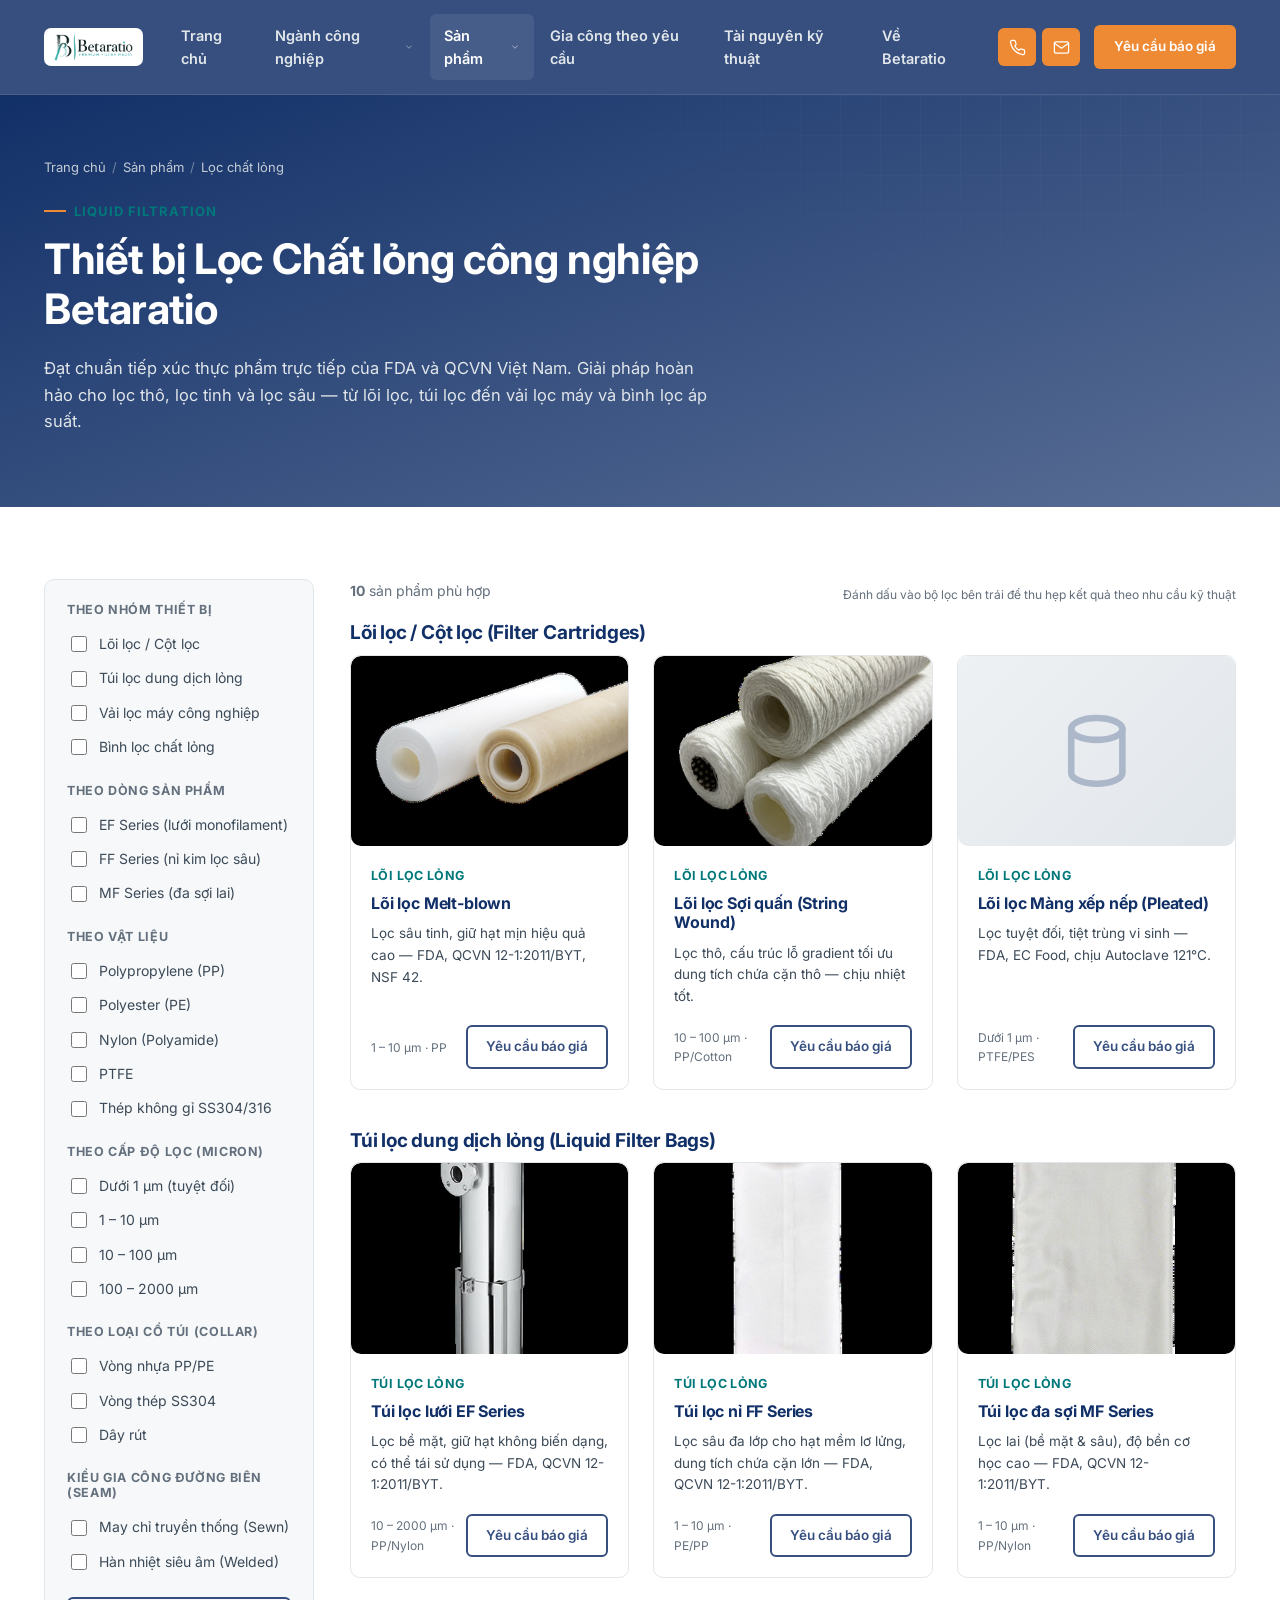
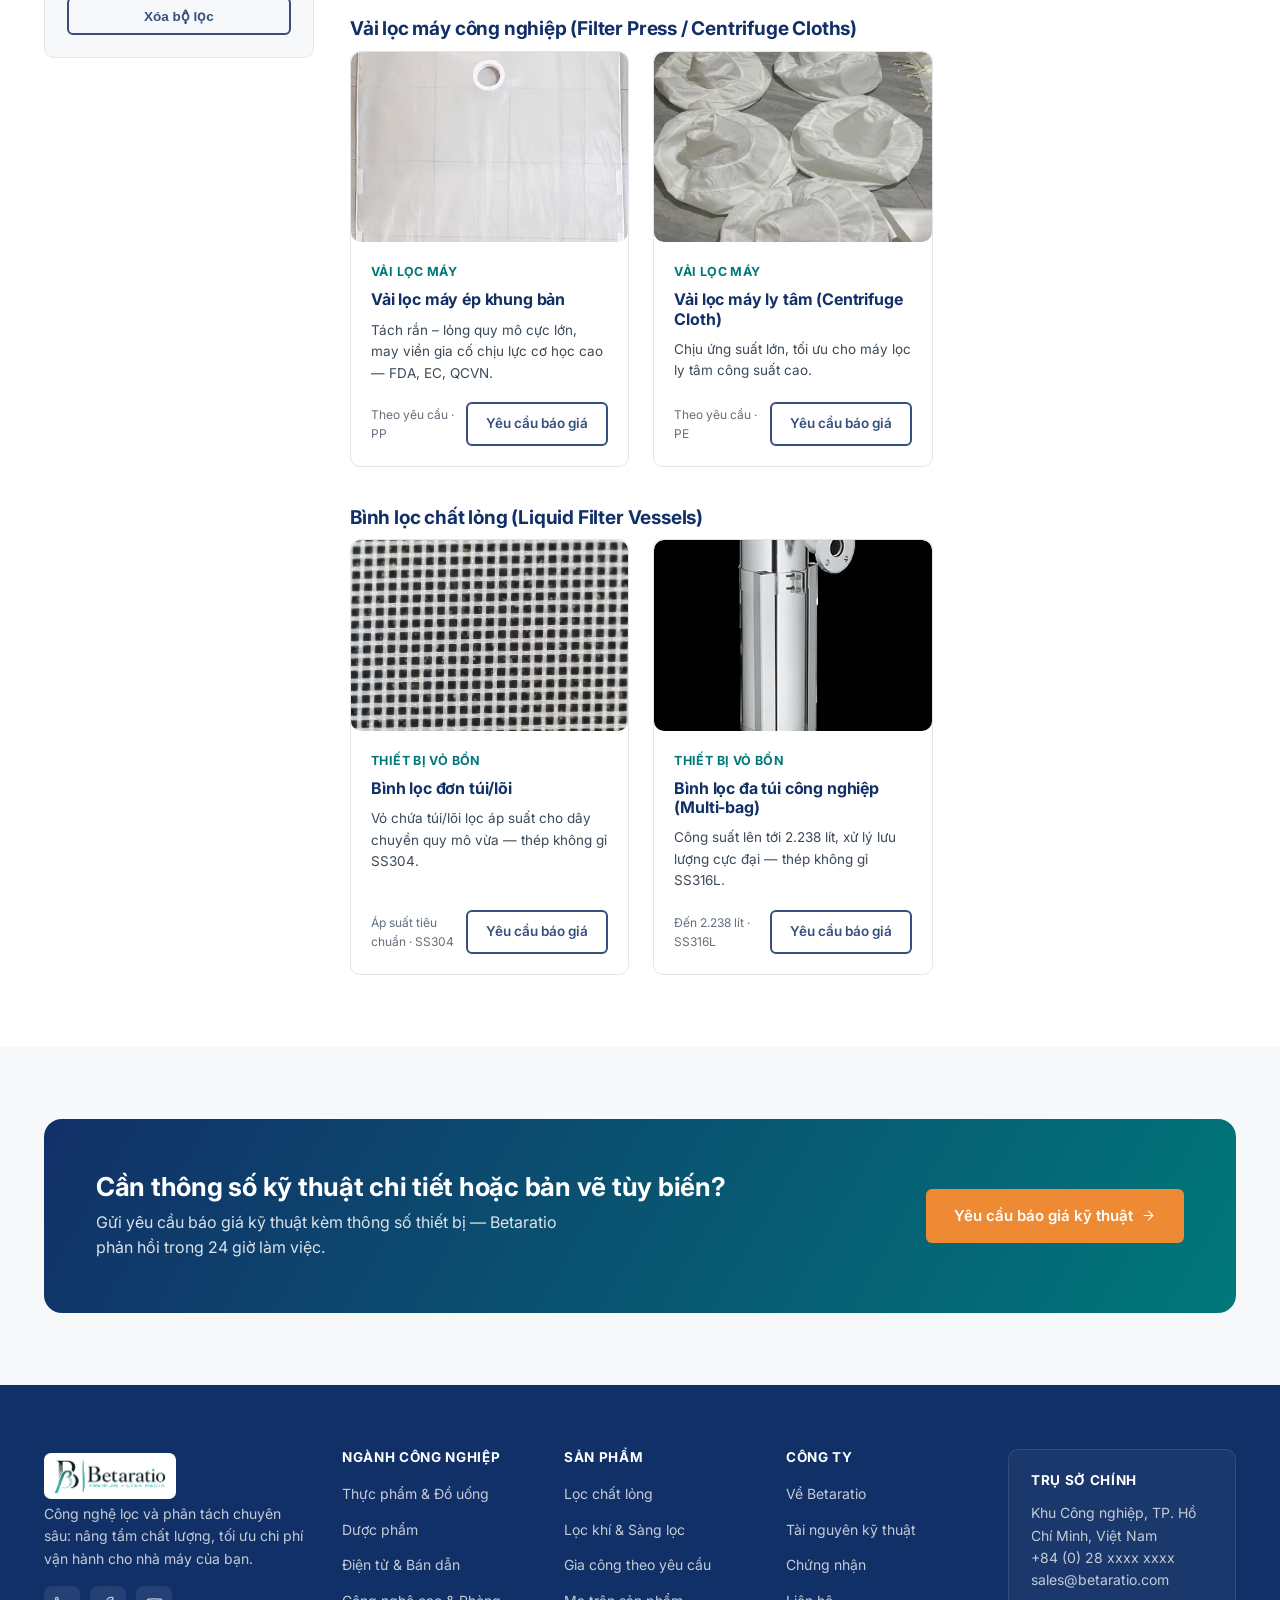
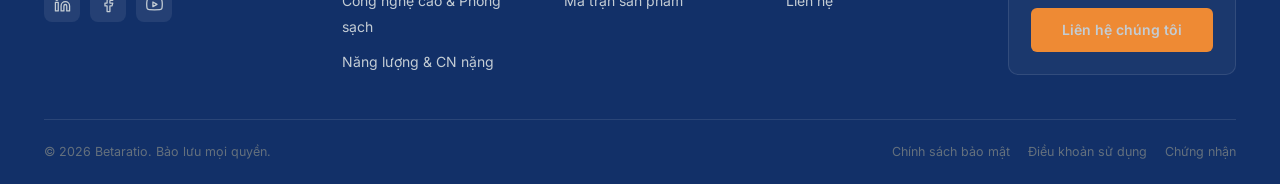
<file: products/liquid-filtration.html>
<!doctype html>
<html lang="vi">
<head>
<meta charset="UTF-8">
<meta name="viewport" content="width=device-width, initial-scale=1.0">
<title>Thiết bị Lọc Chất lỏng | Betaratio</title>
<meta name="description" content="Lõi lọc, túi lọc EF/FF/MF Series, vải lọc máy công nghiệp và bình lọc chất lỏng Betaratio — đạt chuẩn FDA, QCVN 12-1:2011/BYT.">
<link rel="canonical" href="https://your-betaratio-site.example/products/liquid-filtration.html">
<meta property="og:title" content="Thiết bị Lọc Chất lỏng | Betaratio">
<meta property="og:description" content="Lõi lọc, túi lọc EF/FF/MF Series, vải lọc máy công nghiệp và bình lọc chất lỏng Betaratio — đạt chuẩn FDA, QCVN 12-1:2011/BYT.">
<meta property="og:type" content="website">
<meta name="theme-color" content="#123068">
<link rel="icon" type="image/png" href="../images/brand/logo-icon.png">
<link rel="apple-touch-icon" href="../images/brand/logo-icon.png">
<link rel="preconnect" href="https://fonts.googleapis.com">
<link rel="preconnect" href="https://fonts.gstatic.com" crossorigin>
<link href="https://fonts.googleapis.com/css2?family=Inter:wght@400;500;600;700;800&display=swap" rel="stylesheet">
<link rel="stylesheet" href="../css/style.css">
</head>
<body>
<header class="site-header">
  <div class="header-inner">
    <a class="brand brand-logo" href="../index.html">
      <img src="../images/brand/logo.jpg" alt="Betaratio — Premium Filter Media" class="brand-logo-img">
    </a>
    <nav class="main-nav">
      <ul>
        <li><a class="nav-link" href="../index.html">Trang chủ</a></li>
<li class="has-mega"><a class="nav-link" href="../industries.html">Ngành công nghiệp<svg class="chev" viewBox="0 0 24 24" fill="none" stroke="currentColor" stroke-width="1.8" stroke-linecap="round" stroke-linejoin="round"><polyline points="6 9 12 15 18 9"></polyline></svg></a><div class="mega mega-single"><a href="../industries/food-beverage.html"><span class="ic"><svg viewBox="0 0 24 24" fill="none" stroke="currentColor" stroke-width="1.8" stroke-linecap="round" stroke-linejoin="round"><path d="M18 8h1a4 4 0 0 1 0 8h-1"></path><path d="M2 8h16v9a4 4 0 0 1-4 4H6a4 4 0 0 1-4-4V8z"></path><line x1="6" y1="1" x2="6" y2="4"></line><line x1="10" y1="1" x2="10" y2="4"></line><line x1="14" y1="1" x2="14" y2="4"></line></svg></span><span><strong>Thực phẩm & Đồ uống</strong><span>Chống nhiễm xơ sợi, đạt chuẩn tiếp xúc thực phẩm</span></span></a>
<a href="../industries/pharmaceuticals.html"><span class="ic"><svg viewBox="0 0 24 24" fill="none" stroke="currentColor" stroke-width="1.8" stroke-linecap="round" stroke-linejoin="round"><polyline points="22 12 18 12 15 21 9 3 6 12 2 12"></polyline></svg></span><span><strong>Dược phẩm</strong><span>Vô trùng tuyệt đối, an toàn chống cháy nổ</span></span></a>
<a href="../industries/electronics.html"><span class="ic"><svg viewBox="0 0 24 24" fill="none" stroke="currentColor" stroke-width="1.8" stroke-linecap="round" stroke-linejoin="round"><rect x="4" y="4" width="16" height="16" rx="2" ry="2"></rect><rect x="9" y="9" width="6" height="6"></rect><line x1="9" y1="1" x2="9" y2="4"></line><line x1="15" y1="1" x2="15" y2="4"></line><line x1="9" y1="20" x2="9" y2="23"></line><line x1="15" y1="20" x2="15" y2="23"></line><line x1="1" y1="9" x2="4" y2="9"></line><line x1="20" y1="9" x2="23" y2="9"></line><line x1="1" y1="15" x2="4" y2="15"></line><line x1="20" y1="15" x2="23" y2="15"></line></svg></span><span><strong>Điện tử & Bán dẫn</strong><span>Lọc siêu mịn cho nước siêu tinh khiết (UPW)</span></span></a>
<a href="../industries/high-tech-cleanrooms.html"><span class="ic"><svg viewBox="0 0 24 24" fill="none" stroke="currentColor" stroke-width="1.8" stroke-linecap="round" stroke-linejoin="round"><path d="M12 22s8-4 8-10V5l-8-3-8 3v7c0 6 8 10 8 10z"></path></svg></span><span><strong>Công nghệ cao & Phòng sạch</strong><span>Kiểm soát hạt bụi, chống tĩnh điện</span></span></a>
<a href="../industries/energy-heavy-industries.html"><span class="ic"><svg viewBox="0 0 24 24" fill="none" stroke="currentColor" stroke-width="1.8" stroke-linecap="round" stroke-linejoin="round"><polygon points="13 2 3 14 12 14 11 22 21 10 12 10 13 2"></polygon></svg></span><span><strong>Năng lượng & CN nặng</strong><span>Lưu lượng lớn, môi trường ăn mòn mạnh</span></span></a>
</div></li>
<li class="has-mega"><a class="nav-link active" href="../products/index.html">Sản phẩm<svg class="chev" viewBox="0 0 24 24" fill="none" stroke="currentColor" stroke-width="1.8" stroke-linecap="round" stroke-linejoin="round"><polyline points="6 9 12 15 18 9"></polyline></svg></a><div class="mega">
<div class="mega-title">Lọc chất lỏng</div>
<a href="../products/liquid-filtration.html#cartridges"><span class="ic"><svg viewBox="0 0 24 24" fill="none" stroke="currentColor" stroke-width="1.8" stroke-linecap="round" stroke-linejoin="round"><path d="M12 2.69l5.66 5.66a8 8 0 1 1-11.31 0z"></path></svg></span><span><strong>Lõi lọc / Cột lọc</strong></span></a>
<a href="../products/liquid-filtration.html#bags"><span class="ic"><svg viewBox="0 0 24 24" fill="none" stroke="currentColor" stroke-width="1.8" stroke-linecap="round" stroke-linejoin="round"><path d="M12 2.69l5.66 5.66a8 8 0 1 1-11.31 0z"></path></svg></span><span><strong>Túi lọc dung dịch lỏng</strong></span></a>
<a href="../products/liquid-filtration.html#cloths"><span class="ic"><svg viewBox="0 0 24 24" fill="none" stroke="currentColor" stroke-width="1.8" stroke-linecap="round" stroke-linejoin="round"><path d="M12 2.69l5.66 5.66a8 8 0 1 1-11.31 0z"></path></svg></span><span><strong>Vải lọc máy công nghiệp</strong></span></a>
<a href="../products/liquid-filtration.html#vessels"><span class="ic"><svg viewBox="0 0 24 24" fill="none" stroke="currentColor" stroke-width="1.8" stroke-linecap="round" stroke-linejoin="round"><path d="M12 2.69l5.66 5.66a8 8 0 1 1-11.31 0z"></path></svg></span><span><strong>Bình lọc chất lỏng</strong></span></a>

<div class="mega-title">Lọc khí &amp; Sàng lọc</div>
<a href="../products/gas-separation.html#fluidbed"><span class="ic"><svg viewBox="0 0 24 24" fill="none" stroke="currentColor" stroke-width="1.8" stroke-linecap="round" stroke-linejoin="round"><path d="M9.59 4.59A2 2 0 1 1 11 8H2m10.59 11.41A2 2 0 1 0 14 16H2m15.73-8.27A2.5 2.5 0 1 1 19.5 12H2"></path></svg></span><span><strong>Túi sấy tầng sôi</strong></span></a>
<a href="../products/gas-separation.html#collector"><span class="ic"><svg viewBox="0 0 24 24" fill="none" stroke="currentColor" stroke-width="1.8" stroke-linecap="round" stroke-linejoin="round"><path d="M9.59 4.59A2 2 0 1 1 11 8H2m10.59 11.41A2 2 0 1 0 14 16H2m15.73-8.27A2.5 2.5 0 1 1 19.5 12H2"></path></svg></span><span><strong>Túi lọc bụi / thu hồi bột mịn</strong></span></a>
<a href="../products/gas-separation.html#vent"><span class="ic"><svg viewBox="0 0 24 24" fill="none" stroke="currentColor" stroke-width="1.8" stroke-linecap="round" stroke-linejoin="round"><path d="M9.59 4.59A2 2 0 1 1 11 8H2m10.59 11.41A2 2 0 1 0 14 16H2m15.73-8.27A2.5 2.5 0 1 1 19.5 12H2"></path></svg></span><span><strong>Túi thông áp bồn chứa</strong></span></a>
<a href="../products/gas-separation.html#connector"><span class="ic"><svg viewBox="0 0 24 24" fill="none" stroke="currentColor" stroke-width="1.8" stroke-linecap="round" stroke-linejoin="round"><path d="M9.59 4.59A2 2 0 1 1 11 8H2m10.59 11.41A2 2 0 1 0 14 16H2m15.73-8.27A2.5 2.5 0 1 1 19.5 12H2"></path></svg></span><span><strong>Khớp nối mềm bằng vải</strong></span></a>

</div></li>
<li><a class="nav-link" href="../custom-oem.html">Gia công theo yêu cầu</a></li>
<li><a class="nav-link" href="../resources.html">Tài nguyên kỹ thuật</a></li>
<li><a class="nav-link" href="../about.html">Về Betaratio</a></li>

      </ul>
    </nav>
    <div class="header-cta">
      <div class="utility-row">
        <a class="utility-btn" href="tel:+84(0)28xxxxxxxx" aria-label="Gọi điện thoại" title="+84 (0) 28 xxxx xxxx"><svg viewBox="0 0 24 24" fill="none" stroke="currentColor" stroke-width="1.8" stroke-linecap="round" stroke-linejoin="round"><path d="M22 16.92v3a2 2 0 0 1-2.18 2 19.79 19.79 0 0 1-8.63-3.07 19.5 19.5 0 0 1-6-6 19.79 19.79 0 0 1-3.07-8.67A2 2 0 0 1 4.11 2h3a2 2 0 0 1 2 1.72c.127.96.361 1.903.7 2.81a2 2 0 0 1-.45 2.11L8.09 9.91a16 16 0 0 0 6 6l1.27-1.27a2 2 0 0 1 2.11-.45c.907.339 1.85.573 2.81.7A2 2 0 0 1 22 16.92z"></path></svg></a>
        <a class="utility-btn" href="../contact.html" aria-label="Gửi yêu cầu báo giá" title="Yêu cầu báo giá"><svg viewBox="0 0 24 24" fill="none" stroke="currentColor" stroke-width="1.8" stroke-linecap="round" stroke-linejoin="round"><path d="M4 4h16c1.1 0 2 .9 2 2v12c0 1.1-.9 2-2 2H4c-1.1 0-2-.9-2-2V6c0-1.1.9-2 2-2z"></path><polyline points="22,6 12,13 2,6"></polyline></svg></a>
      </div>
      <a href="../contact.html" class="btn btn-primary btn-sm">Yêu cầu báo giá</a>
      <button class="nav-toggle" aria-label="Mở menu"><svg viewBox="0 0 24 24" fill="none" stroke="currentColor" stroke-width="1.8" stroke-linecap="round" stroke-linejoin="round"><line x1="3" y1="12" x2="21" y2="12"></line><line x1="3" y1="6" x2="21" y2="6"></line><line x1="3" y1="18" x2="21" y2="18"></line></svg></button>
    </div>
  </div>
</header>
<div class="nav-overlay"></div>

<section class="page-hero">
  <div class="container">
    <div class="breadcrumb"><a href="../index.html">Trang chủ</a><span class="sep">/</span><a href="index.html">Sản phẩm</a><span class="sep">/</span><span>Lọc chất lỏng</span></div>
    <div class="eyebrow">Liquid Filtration</div>
    <h1>Thiết bị Lọc Chất lỏng công nghiệp Betaratio</h1>
    <p class="lead">Đạt chuẩn tiếp xúc thực phẩm trực tiếp của FDA và QCVN Việt Nam. Giải pháp hoàn hảo cho lọc thô, lọc tinh và lọc sâu — từ lõi lọc, túi lọc đến vải lọc máy và bình lọc áp suất.</p>
  </div>
</section>

<section>
  <div class="container">
    <div class="filter-layout" data-filter-scope="liquid">
      <aside class="filter-sidebar">
<h4>Theo nhóm thiết bị</h4>
<div class="filter-group">
<label><input type="checkbox" data-group="type" value="cartridge"> Lõi lọc / Cột lọc</label>
<label><input type="checkbox" data-group="type" value="bag"> Túi lọc dung dịch lỏng</label>
<label><input type="checkbox" data-group="type" value="cloth"> Vải lọc máy công nghiệp</label>
<label><input type="checkbox" data-group="type" value="vessel"> Bình lọc chất lỏng</label>
</div>
<h4>Theo dòng sản phẩm</h4>
<div class="filter-group">
<label><input type="checkbox" data-group="series" value="EF"> EF Series (lưới monofilament)</label>
<label><input type="checkbox" data-group="series" value="FF"> FF Series (nỉ kim lọc sâu)</label>
<label><input type="checkbox" data-group="series" value="MF"> MF Series (đa sợi lai)</label>
</div>
<h4>Theo vật liệu</h4>
<div class="filter-group">
<label><input type="checkbox" data-group="material" value="PP"> Polypropylene (PP)</label>
<label><input type="checkbox" data-group="material" value="PE"> Polyester (PE)</label>
<label><input type="checkbox" data-group="material" value="Nylon"> Nylon (Polyamide)</label>
<label><input type="checkbox" data-group="material" value="PTFE"> PTFE</label>
<label><input type="checkbox" data-group="material" value="SS"> Thép không gỉ SS304/316</label>
</div>
<h4>Theo cấp độ lọc (Micron)</h4>
<div class="filter-group">
<label><input type="checkbox" data-group="micron" value="sub1"> Dưới 1 µm (tuyệt đối)</label>
<label><input type="checkbox" data-group="micron" value="1-10"> 1 – 10 µm</label>
<label><input type="checkbox" data-group="micron" value="10-100"> 10 – 100 µm</label>
<label><input type="checkbox" data-group="micron" value="100-2000"> 100 – 2000 µm</label>
</div>
<h4>Theo loại cổ túi (Collar)</h4>
<div class="filter-group">
<label><input type="checkbox" data-group="collar" value="plastic"> Vòng nhựa PP/PE</label>
<label><input type="checkbox" data-group="collar" value="steel"> Vòng thép SS304</label>
<label><input type="checkbox" data-group="collar" value="drawstring"> Dây rút</label>
</div>
<h4>Kiểu gia công đường biên (Seam)</h4>
<div class="filter-group">
<label><input type="checkbox" data-group="seam" value="sewn"> May chỉ truyền thống (Sewn)</label>
<label><input type="checkbox" data-group="seam" value="welded"> Hàn nhiệt siêu âm (Welded)</label>
</div>
<button class="btn btn-ghost-navy btn-sm btn-block filter-reset" data-filter-reset type="button">Xóa bộ lọc</button>
</aside>
      <div>
        <div class="results-bar">
          <span class="count"><strong data-result-count>10</strong> sản phẩm phù hợp</span>
          <span class="field-note mb-0">Đánh dấu vào bộ lọc bên trái để thu hẹp kết quả theo nhu cầu kỹ thuật</span>
        </div>

        <h3 id="cartridges" style="font-size:19px;color:var(--navy-900);margin-top:6px">Lõi lọc / Cột lọc (Filter Cartridges)</h3>
        <div class="grid grid-3" style="margin-bottom:40px"><div class="product-card" data-card data-type="cartridge" data-material="PP" data-micron="1-10">
  <div class="img-frame" style="--ar:16/11"><img src="../images/photos/products/loi-loc-melt-blown.jpg" alt="Lõi lọc Melt-blown" loading="lazy"></div>
  <div class="pc-body">
    <span class="pc-meta">Lõi lọc lỏng</span>
    <h4>Lõi lọc Melt-blown</h4>
    <p>Lọc sâu tinh, giữ hạt mịn hiệu quả cao — FDA, QCVN 12-1:2011/BYT, NSF 42.</p>
    <div class="pc-foot">
      <span class="pc-spec">1 – 10 µm · PP</span>
      <a href="../contact.html" class="btn btn-ghost-navy btn-sm">Yêu cầu báo giá</a>
    </div>
  </div>
</div><div class="product-card" data-card data-type="cartridge" data-material="PP" data-micron="10-100">
  <div class="img-frame" style="--ar:16/11"><img src="../images/photos/products/loi-loc-soi-quan-string-wound.jpg" alt="Lõi lọc Sợi quấn (String Wound)" loading="lazy"></div>
  <div class="pc-body">
    <span class="pc-meta">Lõi lọc lỏng</span>
    <h4>Lõi lọc Sợi quấn (String Wound)</h4>
    <p>Lọc thô, cấu trúc lỗ gradient tối ưu dung tích chứa cặn thô — chịu nhiệt tốt.</p>
    <div class="pc-foot">
      <span class="pc-spec">10 – 100 µm · PP/Cotton</span>
      <a href="../contact.html" class="btn btn-ghost-navy btn-sm">Yêu cầu báo giá</a>
    </div>
  </div>
</div><div class="product-card" data-card data-type="cartridge" data-material="PTFE" data-micron="sub1">
  <div class="img-frame" style="--ar:16/11"><svg viewBox="0 0 24 24" fill="none" stroke="currentColor" stroke-width="1.8" stroke-linecap="round" stroke-linejoin="round"><ellipse cx="12" cy="6" rx="7" ry="3"></ellipse><path d="M5 6v12a7 3 0 0 0 14 0V6"></path></svg></div>
  <div class="pc-body">
    <span class="pc-meta">Lõi lọc lỏng</span>
    <h4>Lõi lọc Màng xếp nếp (Pleated)</h4>
    <p>Lọc tuyệt đối, tiệt trùng vi sinh — FDA, EC Food, chịu Autoclave 121°C.</p>
    <div class="pc-foot">
      <span class="pc-spec">Dưới 1 µm · PTFE/PES</span>
      <a href="../contact.html" class="btn btn-ghost-navy btn-sm">Yêu cầu báo giá</a>
    </div>
  </div>
</div></div>

        <h3 id="bags" style="font-size:19px;color:var(--navy-900)">Túi lọc dung dịch lỏng (Liquid Filter Bags)</h3>
        <div class="grid grid-3" style="margin-bottom:40px"><div class="product-card" data-card data-type="bag" data-series="EF" data-material="PP" data-micron="100-2000" data-collar="plastic" data-seam="sewn">
  <div class="img-frame" style="--ar:16/11"><img src="../images/photos/products/tui-loc-luoi-ef-series.jpg" alt="Túi lọc lưới EF Series" loading="lazy"></div>
  <div class="pc-body">
    <span class="pc-meta">Túi lọc lỏng</span>
    <h4>Túi lọc lưới EF Series</h4>
    <p>Lọc bề mặt, giữ hạt không biến dạng, có thể tái sử dụng — FDA, QCVN 12-1:2011/BYT.</p>
    <div class="pc-foot">
      <span class="pc-spec">10 – 2000 µm · PP/Nylon</span>
      <a href="../contact.html" class="btn btn-ghost-navy btn-sm">Yêu cầu báo giá</a>
    </div>
  </div>
</div><div class="product-card" data-card data-type="bag" data-series="FF" data-material="PE" data-micron="1-10" data-collar="steel" data-seam="welded">
  <div class="img-frame" style="--ar:16/11"><img src="../images/photos/products/tui-loc-ni-ff-series.jpg" alt="Túi lọc nỉ FF Series" loading="lazy"></div>
  <div class="pc-body">
    <span class="pc-meta">Túi lọc lỏng</span>
    <h4>Túi lọc nỉ FF Series</h4>
    <p>Lọc sâu đa lớp cho hạt mềm lơ lửng, dung tích chứa cặn lớn — FDA, QCVN 12-1:2011/BYT.</p>
    <div class="pc-foot">
      <span class="pc-spec">1 – 10 µm · PE/PP</span>
      <a href="../contact.html" class="btn btn-ghost-navy btn-sm">Yêu cầu báo giá</a>
    </div>
  </div>
</div><div class="product-card" data-card data-type="bag" data-series="MF" data-material="Nylon" data-micron="1-10" data-collar="drawstring" data-seam="welded">
  <div class="img-frame" style="--ar:16/11"><img src="../images/photos/products/tui-loc-a-soi-mf-series.jpg" alt="Túi lọc đa sợi MF Series" loading="lazy"></div>
  <div class="pc-body">
    <span class="pc-meta">Túi lọc lỏng</span>
    <h4>Túi lọc đa sợi MF Series</h4>
    <p>Lọc lai (bề mặt &amp; sâu), độ bền cơ học cao — FDA, QCVN 12-1:2011/BYT.</p>
    <div class="pc-foot">
      <span class="pc-spec">1 – 10 µm · PP/Nylon</span>
      <a href="../contact.html" class="btn btn-ghost-navy btn-sm">Yêu cầu báo giá</a>
    </div>
  </div>
</div></div>

        <h3 id="cloths" style="font-size:19px;color:var(--navy-900)">Vải lọc máy công nghiệp (Filter Press / Centrifuge Cloths)</h3>
        <div class="grid grid-3" style="margin-bottom:40px"><div class="product-card" data-card data-type="cloth" data-material="PP" data-micron="10-100">
  <div class="img-frame" style="--ar:16/11"><img src="../images/photos/products/vai-loc-may-ep-khung-ban.jpg" alt="Vải lọc máy ép khung bản" loading="lazy"></div>
  <div class="pc-body">
    <span class="pc-meta">Vải lọc máy</span>
    <h4>Vải lọc máy ép khung bản</h4>
    <p>Tách rắn – lỏng quy mô cực lớn, may viền gia cố chịu lực cơ học cao — FDA, EC, QCVN.</p>
    <div class="pc-foot">
      <span class="pc-spec">Theo yêu cầu · PP</span>
      <a href="../contact.html" class="btn btn-ghost-navy btn-sm">Yêu cầu báo giá</a>
    </div>
  </div>
</div><div class="product-card" data-card data-type="cloth" data-material="PE" data-micron="10-100">
  <div class="img-frame" style="--ar:16/11"><img src="../images/photos/products/vai-loc-may-ly-tam-centrifuge-cloth.jpg" alt="Vải lọc máy ly tâm (Centrifuge Cloth)" loading="lazy"></div>
  <div class="pc-body">
    <span class="pc-meta">Vải lọc máy</span>
    <h4>Vải lọc máy ly tâm (Centrifuge Cloth)</h4>
    <p>Chịu ứng suất lớn, tối ưu cho máy lọc ly tâm công suất cao.</p>
    <div class="pc-foot">
      <span class="pc-spec">Theo yêu cầu · PE</span>
      <a href="../contact.html" class="btn btn-ghost-navy btn-sm">Yêu cầu báo giá</a>
    </div>
  </div>
</div></div>

        <h3 id="vessels" style="font-size:19px;color:var(--navy-900)">Bình lọc chất lỏng (Liquid Filter Vessels)</h3>
        <div class="grid grid-3"><div class="product-card" data-card data-type="vessel" data-material="SS" data-micron="10-100">
  <div class="img-frame" style="--ar:16/11"><img src="../images/photos/products/binh-loc-on-tui-loi.jpg" alt="Bình lọc đơn túi/lõi" loading="lazy"></div>
  <div class="pc-body">
    <span class="pc-meta">Thiết bị vỏ bồn</span>
    <h4>Bình lọc đơn túi/lõi</h4>
    <p>Vỏ chứa túi/lõi lọc áp suất cho dây chuyền quy mô vừa — thép không gỉ SS304.</p>
    <div class="pc-foot">
      <span class="pc-spec">Áp suất tiêu chuẩn · SS304</span>
      <a href="../contact.html" class="btn btn-ghost-navy btn-sm">Yêu cầu báo giá</a>
    </div>
  </div>
</div><div class="product-card" data-card data-type="vessel" data-material="SS" data-micron="10-100">
  <div class="img-frame" style="--ar:16/11"><img src="../images/photos/products/binh-loc-a-tui-cong-nghiep-multi-bag.jpg" alt="Bình lọc đa túi công nghiệp (Multi-bag)" loading="lazy"></div>
  <div class="pc-body">
    <span class="pc-meta">Thiết bị vỏ bồn</span>
    <h4>Bình lọc đa túi công nghiệp (Multi-bag)</h4>
    <p>Công suất lên tới 2.238 lít, xử lý lưu lượng cực đại — thép không gỉ SS316L.</p>
    <div class="pc-foot">
      <span class="pc-spec">Đến 2.238 lít · SS316L</span>
      <a href="../contact.html" class="btn btn-ghost-navy btn-sm">Yêu cầu báo giá</a>
    </div>
  </div>
</div></div>
      </div>
    </div>
  </div>
</section>

<section class="section-alt">
  <div class="container">
    <div class="cta-band">
      <div>
        <h2>Cần thông số kỹ thuật chi tiết hoặc bản vẽ tùy biến?</h2>
        <p>Gửi yêu cầu báo giá kỹ thuật kèm thông số thiết bị — Betaratio phản hồi trong 24 giờ làm việc.</p>
      </div>
      <a href="../contact.html" class="btn btn-primary">Yêu cầu báo giá kỹ thuật <svg viewBox="0 0 24 24" fill="none" stroke="currentColor" stroke-width="1.8" stroke-linecap="round" stroke-linejoin="round"><line x1="5" y1="12" x2="19" y2="12"></line><polyline points="12 5 19 12 12 19"></polyline></svg></a>
    </div>
  </div>
</section>
<footer class="site-footer">
  <div class="container">
    <div class="footer-grid">
      <div class="footer-brand">
        <a class="brand brand-logo" href="../index.html">
          <img src="../images/brand/logo.jpg" alt="Betaratio — Premium Filter Media" class="brand-logo-img brand-logo-img-footer">
        </a>
        <p>Công nghệ lọc và phân tách chuyên sâu: nâng tầm chất lượng, tối ưu chi phí vận hành cho nhà máy của bạn.</p>
        <div class="social-row">
          <a href="#" aria-label="LinkedIn"><svg viewBox="0 0 24 24" fill="none" stroke="currentColor" stroke-width="1.8" stroke-linecap="round" stroke-linejoin="round"><path d="M16 8a6 6 0 0 1 6 6v7h-4v-7a2 2 0 0 0-2-2 2 2 0 0 0-2 2v7h-4v-7a6 6 0 0 1 6-6z"></path><rect x="2" y="9" width="4" height="12"></rect><circle cx="4" cy="4" r="2"></circle></svg></a>
          <a href="#" aria-label="Facebook"><svg viewBox="0 0 24 24" fill="none" stroke="currentColor" stroke-width="1.8" stroke-linecap="round" stroke-linejoin="round"><path d="M18 2h-3a5 5 0 0 0-5 5v3H7v4h3v8h4v-8h3l1-4h-4V7a1 1 0 0 1 1-1h3z"></path></svg></a>
          <a href="#" aria-label="YouTube"><svg viewBox="0 0 24 24" fill="none" stroke="currentColor" stroke-width="1.8" stroke-linecap="round" stroke-linejoin="round"><path d="M22.54 6.42a2.78 2.78 0 0 0-1.94-2C18.88 4 12 4 12 4s-6.88 0-8.6.46a2.78 2.78 0 0 0-1.94 2A29 29 0 0 0 1 11.75a29 29 0 0 0 .46 5.33A2.78 2.78 0 0 0 3.4 19c1.72.46 8.6.46 8.6.46s6.88 0 8.6-.46a2.78 2.78 0 0 0 1.94-2 29 29 0 0 0 .46-5.25 29 29 0 0 0-.46-5.33z"></path><polygon points="9.75 15.02 15.5 11.75 9.75 8.48 9.75 15.02"></polygon></svg></a>
        </div>
      </div>
      <div>
        <h5>Ngành công nghiệp</h5>
        <ul>
          <li><a href="../industries/food-beverage.html">Thực phẩm & Đồ uống</a></li><li><a href="../industries/pharmaceuticals.html">Dược phẩm</a></li><li><a href="../industries/electronics.html">Điện tử & Bán dẫn</a></li><li><a href="../industries/high-tech-cleanrooms.html">Công nghệ cao & Phòng sạch</a></li><li><a href="../industries/energy-heavy-industries.html">Năng lượng & CN nặng</a></li>
        </ul>
      </div>
      <div>
        <h5>Sản phẩm</h5>
        <ul>
          <li><a href="../products/liquid-filtration.html">Lọc chất lỏng</a></li>
          <li><a href="../products/gas-separation.html">Lọc khí &amp; Sàng lọc</a></li>
          <li><a href="../custom-oem.html">Gia công theo yêu cầu</a></li>
          <li><a href="../products/index.html">Ma trận sản phẩm</a></li>
        </ul>
      </div>
      <div>
        <h5>Công ty</h5>
        <ul>
          <li><a href="../about.html">Về Betaratio</a></li>
          <li><a href="../resources.html">Tài nguyên kỹ thuật</a></li>
          <li><a href="../resources.html#certifications">Chứng nhận</a></li>
          <li><a href="../contact.html">Liên hệ</a></li>
        </ul>
      </div>
      <div class="footer-hq">
        <h5>Trụ sở chính</h5>
        <address>
          Khu Công nghiệp, TP. Hồ Chí Minh, Việt Nam<br>
          <a href="tel:+84(0)28xxxxxxxx">+84 (0) 28 xxxx xxxx</a><br>
          <a href="mailto:sales@betaratio.com">sales@betaratio.com</a>
        </address>
        <a href="../contact.html" class="btn btn-primary btn-sm">Liên hệ chúng tôi</a>
      </div>
    </div>
    <div class="footer-bottom">
      <span>© <span data-year></span> Betaratio. Bảo lưu mọi quyền.</span>
      <div class="legal-links">
        <a href="#">Chính sách bảo mật</a>
        <a href="#">Điều khoản sử dụng</a>
        <a href="../resources.html#certifications">Chứng nhận</a>
      </div>
    </div>
  </div>
</footer>
<script src="../js/main.js"></script>
</body>
</html>
</file>
<file: css/style.css>
/* =========================================================
   BETARATIO — Master Stylesheet
   Filtration & Separation Technology — B2B Industrial Site
   ========================================================= */

:root {
  /* Brand palette — chính thức: teal #009698, navy #123068 */
  --navy-900: #123068;
  --navy-800: #364f7f;
  --navy-700: #596e95;
  --navy-600: #7d8dac;
  --blue-700: var(--navy-900);
  --blue-600: var(--navy-800);
  --blue-500: var(--navy-700);
  --teal-600: #00787a;
  --teal-500: #009698;
  --teal-400: #59bbbc;
  --orange-500: #ee8a34;
  --orange-600: #d9721f;

  --gray-900: #16202b;
  --gray-700: #3c4a58;
  --gray-500: #64707d;
  --gray-300: #c3ccd4;
  --gray-200: #e1e6ea;
  --gray-100: #eef1f4;
  --gray-50: #f6f8f9;
  --white: #ffffff;

  --font-body: "Inter", -apple-system, BlinkMacSystemFont, "Segoe UI", Roboto, Helvetica, Arial, sans-serif;

  --radius-sm: 6px;
  --radius-md: 10px;
  --radius-lg: 18px;

  --shadow-sm: 0 1px 3px rgba(10, 30, 48, 0.08);
  --shadow-md: 0 8px 24px rgba(10, 30, 48, 0.12);
  --shadow-lg: 0 20px 48px rgba(10, 30, 48, 0.18);

  --container: 1240px;
}

* { box-sizing: border-box; }
html { scroll-behavior: smooth; }
body {
  margin: 0;
  font-family: var(--font-body);
  color: var(--gray-900);
  background: var(--white);
  line-height: 1.6;
  -webkit-font-smoothing: antialiased;
}
img { max-width: 100%; display: block; }
svg { width: 1em; height: 1em; flex-shrink: 0; vertical-align: -0.125em; }
a { color: inherit; text-decoration: none; }
ul { list-style: none; margin: 0; padding: 0; }
h1, h2, h3, h4, h5 { margin: 0 0 .5em; line-height: 1.2; font-weight: 700; letter-spacing: -0.01em; }
p { margin: 0 0 1em; color: var(--gray-700); }
.container {
  max-width: var(--container);
  margin: 0 auto;
  padding: 0 24px;
}
section { padding: 72px 0; }
.section-tight { padding: 48px 0; }
.section-alt { background: var(--gray-50); }
.section-navy { background: var(--navy-900); color: var(--white); }
.section-navy p, .section-navy .text-muted { color: var(--gray-300); }

/* ---------- Eyebrow / Tag ---------- */
.eyebrow {
  display: inline-flex;
  align-items: center;
  gap: 8px;
  font-size: 13px;
  font-weight: 700;
  letter-spacing: 0.08em;
  text-transform: uppercase;
  color: var(--teal-600);
  margin-bottom: 12px;
}
.eyebrow::before {
  content: "";
  width: 22px;
  height: 2px;
  background: var(--orange-500);
  display: inline-block;
}
.section-navy .eyebrow { color: var(--teal-400); }

.section-head {
  max-width: 720px;
  margin: 0 0 44px;
}
.section-head.center { margin-left: auto; margin-right: auto; text-align: center; }
.section-head h2 { font-size: clamp(26px, 3vw, 36px); color: var(--navy-900); }
.section-navy .section-head h2 { color: var(--white); }
.section-head p { font-size: 17px; }

/* ---------- Buttons ---------- */
.btn {
  display: inline-flex;
  align-items: center;
  justify-content: center;
  gap: 8px;
  padding: 13px 26px;
  border-radius: var(--radius-sm);
  font-weight: 600;
  font-size: 15px;
  border: 2px solid transparent;
  cursor: pointer;
  transition: transform .15s ease, box-shadow .15s ease, background-color .15s ease, color .15s ease, border-color .15s ease;
  white-space: nowrap;
}
.btn-primary { background: var(--orange-500); color: var(--white); }
.btn-primary:hover { background: var(--orange-600); transform: translateY(-1px); }
.btn-outline { background: transparent; color: var(--white); border-color: rgba(255,255,255,.5); }
.btn-outline:hover { border-color: var(--white); background: rgba(255,255,255,.08); }
.btn-navy { background: var(--navy-800); color: var(--white); }
.btn-navy:hover { background: var(--navy-700); transform: translateY(-1px); }
.btn-teal { background: var(--teal-500); color: var(--white); }
.btn-teal:hover { background: var(--teal-600); transform: translateY(-1px); }
.btn-ghost-navy { background: transparent; color: var(--navy-800); border-color: var(--navy-800); }
.btn-ghost-navy:hover { background: var(--navy-800); color: var(--white); }
.btn-sm { padding: 9px 18px; font-size: 13.5px; }
.btn-block { width: 100%; }
.cta-row { display: flex; gap: 14px; flex-wrap: wrap; }

/* ---------- Header / Nav ---------- */
.site-header {
  position: sticky;
  top: 0;
  z-index: 100;
  background: var(--blue-600);
  border-bottom: 1px solid rgba(255,255,255,.1);
}
.utility-row { display: flex; align-items: center; gap: 6px; margin-right: 4px; }
.utility-btn {
  width: 38px; height: 38px; border-radius: var(--radius-sm);
  background: var(--orange-500); color: var(--white);
  display: flex; align-items: center; justify-content: center;
  flex-shrink: 0; transition: background .15s ease;
}
.utility-btn svg { width: 17px; height: 17px; }
.utility-btn:hover { background: var(--orange-600); }
.header-inner {
  display: flex;
  align-items: center;
  justify-content: space-between;
  max-width: var(--container);
  margin: 0 auto;
  padding: 14px 24px;
  gap: 24px;
}
.brand {
  display: flex;
  align-items: center;
  gap: 10px;
  color: var(--white);
  font-weight: 800;
  font-size: 21px;
  letter-spacing: -0.02em;
}
.brand .mark {
  width: 38px; height: 38px;
  border-radius: 9px;
  background: linear-gradient(135deg, var(--teal-500), var(--navy-600));
  display: flex; align-items: center; justify-content: center;
  flex-shrink: 0;
}
.brand .mark svg { width: 22px; height: 22px; }
.brand small {
  display: block;
  font-size: 10.5px;
  font-weight: 500;
  letter-spacing: .04em;
  color: var(--gray-300);
  text-transform: uppercase;
}
.brand-logo { padding: 4px 0; }
.brand-logo-img {
  height: 38px; width: auto; display: block;
  background: var(--white); border-radius: 7px;
  padding: 5px 10px;
}
.brand-logo-img-footer { height: 46px; }

.main-nav { display: flex; align-items: center; gap: 2px; }
.main-nav > ul { display: flex; align-items: center; gap: 2px; }
.main-nav a.nav-link {
  color: var(--gray-200);
  font-size: 14.5px;
  font-weight: 600;
  padding: 10px 14px;
  border-radius: var(--radius-sm);
  display: flex;
  align-items: center;
  gap: 5px;
}
.main-nav a.nav-link:hover, .main-nav a.nav-link.active { color: var(--white); background: rgba(255,255,255,.08); }
.main-nav li.has-mega { position: relative; }
.main-nav .chev { width: 10px; height: 10px; opacity: .7; transition: transform .15s; }
.main-nav li.has-mega:hover .chev { transform: rotate(180deg); }

.mega {
  position: absolute;
  top: calc(100% + 10px);
  left: 50%;
  transform: translateX(-50%);
  background: var(--white);
  border-radius: var(--radius-md);
  box-shadow: var(--shadow-lg);
  padding: 20px;
  min-width: 560px;
  display: none;
  gap: 6px;
  grid-template-columns: repeat(2, 1fr);
}
.main-nav li.has-mega:hover .mega,
.main-nav li.has-mega:focus-within .mega { display: grid; }
.mega a {
  display: flex;
  align-items: flex-start;
  gap: 12px;
  padding: 10px;
  border-radius: var(--radius-sm);
  color: var(--navy-900);
}
.mega a:hover { background: var(--gray-50); }
.mega.mega-single { grid-template-columns: 1fr; min-width: 340px; }
.mega .mega-title { grid-column: 1 / -1; font-size: 11px; text-transform: uppercase; letter-spacing: .06em; color: var(--gray-500); font-weight: 800; padding: 10px 10px 2px; }
.mega .mega-title:first-child { padding-top: 2px; }
.mega .ic {
  width: 34px; height: 34px; border-radius: 8px;
  background: var(--gray-100);
  display: flex; align-items: center; justify-content: center;
  flex-shrink: 0;
  color: var(--teal-600);
}
.mega .ic svg { width: 18px; height: 18px; }
.mega strong { display: block; font-size: 14px; }
.mega span { display: block; font-size: 12.5px; color: var(--gray-500); margin-top: 2px; }

.header-cta { display: flex; align-items: center; gap: 10px; flex-shrink: 0; }
.nav-toggle {
  display: none;
  background: transparent;
  border: none;
  color: var(--white);
  cursor: pointer;
  padding: 6px;
}
.nav-toggle svg { width: 26px; height: 26px; }

/* ---------- Hero (diagonal split + carousel, Donaldson-style) ---------- */
.hero-d {
  position: relative;
  overflow: hidden;
  background: var(--blue-700);
}
.hero-d-slide {
  display: none;
  position: relative;
  min-height: 560px;
}
.hero-d-slide.active { display: block; }
.hero-d-media {
  position: absolute; inset: 0;
  background: radial-gradient(900px 460px at 78% 15%, rgba(63,196,189,.45), transparent 60%), linear-gradient(150deg, var(--blue-700) 0%, var(--navy-700) 55%, var(--teal-600) 130%);
}
.hero-d-media .art-panel { width: 100%; height: 100%; }
.hero-d-media .art-mesh svg { width: 46%; height: 46%; opacity: .9; }
.hero-photo { position: absolute; inset: 0; width: 100%; height: 100%; object-fit: cover; }
.hero-photo-scrim {
  position: absolute; inset: 0;
  background: linear-gradient(150deg, rgba(22,58,92,.72) 0%, rgba(11,30,48,.55) 55%, rgba(11,143,138,.5) 130%);
}
.hero-d-panel {
  position: relative;
  z-index: 2;
  width: min(660px, 66%);
  min-height: 560px;
  background: var(--blue-700);
  clip-path: polygon(0 0, 100% 0, 76% 100%, 0 100%);
  padding: 108px 90px 108px max(24px, calc((100vw - 1240px) / 2 + 24px));
  display: flex;
  flex-direction: column;
  justify-content: center;
  color: var(--white);
}
.hero-d-panel .eyebrow { color: var(--teal-400); }
.hero-d-panel h1 { font-size: clamp(30px, 4vw, 46px); max-width: 520px; }
.hero-d-panel .lead { font-size: 17px; color: var(--gray-200); max-width: 480px; }
.hero-d-dots {
  position: absolute;
  left: max(24px, calc((100vw - 1240px) / 2 + 24px));
  bottom: 30px;
  z-index: 3;
  display: flex;
  gap: 10px;
}
.hero-dot {
  width: 10px; height: 10px; border-radius: 999px; padding: 0; border: none;
  background: rgba(255,255,255,.4); cursor: pointer; transition: all .2s ease;
}
.hero-dot.active { background: var(--orange-500); width: 28px; border-radius: 6px; }
.stat-strip {
  display: flex;
  gap: 32px;
  margin-top: 36px;
  flex-wrap: wrap;
}
.stat-strip .stat b { display: block; font-size: 26px; color: var(--white); }
.stat-strip .stat span { font-size: 13px; color: var(--gray-300); }

/* ---------- Stats band (full-width, Donaldson "Global Presence" style) ---------- */
.stats-band {
  background: linear-gradient(120deg, var(--blue-700), var(--navy-700));
  color: var(--white);
  padding: 68px 0;
}
.stats-band-grid {
  display: flex;
  justify-content: space-around;
  flex-wrap: wrap;
  gap: 40px;
  text-align: center;
  margin-top: 36px;
}
.stats-band-grid .stat-big b { display: block; font-size: clamp(38px, 5vw, 56px); font-weight: 800; color: var(--white); line-height: 1; }
.stats-band-grid .stat-big span { display: block; margin-top: 10px; font-size: 14.5px; color: var(--gray-300); }
.stats-band .section-head p { color: var(--gray-300); }

.page-hero {
  padding: 62px 0 56px;
  background: linear-gradient(160deg, var(--navy-900), var(--navy-700));
  color: var(--white);
  position: relative;
  overflow: hidden;
}
.page-hero::after {
  content: "";
  position: absolute; inset: 0;
  background-image: linear-gradient(rgba(255,255,255,.05) 1px, transparent 1px), linear-gradient(90deg, rgba(255,255,255,.05) 1px, transparent 1px);
  background-size: 40px 40px;
  mask-image: radial-gradient(700px 300px at 80% 0%, rgba(0,0,0,.7), transparent 70%);
}
.page-hero .container { position: relative; }
.breadcrumb { font-size: 13px; color: var(--gray-300); margin-bottom: 16px; display: flex; gap: 6px; flex-wrap: wrap; }
.breadcrumb a { color: var(--gray-300); }
.breadcrumb a:hover { color: var(--white); }
.breadcrumb .sep { opacity: .5; }
.page-hero h1 { font-size: clamp(28px, 3.6vw, 42px); max-width: 800px; }
.page-hero .lead { font-size: 16.5px; color: var(--gray-200); max-width: 680px; }
.page-hero-badges { display: flex; gap: 10px; flex-wrap: wrap; margin-top: 22px; }
.page-hero-badges span {
  font-size: 12.5px; font-weight: 600; padding: 7px 13px;
  border-radius: 999px; background: rgba(255,255,255,.08);
  border: 1px solid rgba(255,255,255,.16); color: var(--gray-100);
}

/* ---------- SVG placeholder art blocks ---------- */
.art-panel {
  width: 100%; height: 100%;
  display: flex; align-items: center; justify-content: center;
  position: relative;
}
.art-mesh {
  background:
    radial-gradient(circle at 30% 20%, rgba(16,169,163,.5), transparent 45%),
    radial-gradient(circle at 80% 80%, rgba(238,138,52,.35), transparent 45%),
    linear-gradient(135deg, #0f2c47, #163a5c 60%, #0b8f8a);
}
.art-mesh svg { width: 78%; height: 78%; opacity: .95; }
.img-frame {
  border-radius: var(--radius-md);
  overflow: hidden;
  background: linear-gradient(135deg, var(--gray-100), var(--gray-200));
  position: relative;
  aspect-ratio: var(--ar, 4/3);
  display: flex; align-items: center; justify-content: center;
}
.img-frame svg { width: 46%; height: 46%; color: var(--navy-600); opacity: .55; }
.img-frame.dark { background: linear-gradient(135deg, var(--navy-800), var(--navy-700)); }
.img-frame.dark svg { color: var(--teal-400); opacity: .8; }
.img-frame img { width: 100%; height: 100%; object-fit: cover; display: block; }
.img-frame .cap {
  position: absolute; bottom: 0; left: 0; right: 0;
  font-size: 11px; text-align: center; padding: 6px 8px;
  background: rgba(10,30,48,.72); color: var(--gray-200);
  letter-spacing: .03em;
}

/* ---------- Cards ---------- */
.grid { display: grid; gap: 24px; }
.grid-2 { grid-template-columns: repeat(2, 1fr); }
.grid-3 { grid-template-columns: repeat(3, 1fr); }
.grid-4 { grid-template-columns: repeat(4, 1fr); }
.grid-5 { grid-template-columns: repeat(5, 1fr); }

.card {
  background: var(--white);
  border: 1px solid var(--gray-200);
  border-radius: var(--radius-md);
  padding: 26px;
  transition: box-shadow .2s ease, transform .2s ease, border-color .2s ease;
}
.card:hover { box-shadow: var(--shadow-md); transform: translateY(-3px); border-color: transparent; }
.card h3 { font-size: 18px; color: var(--navy-900); }
.card p { font-size: 14.5px; margin-bottom: 0; }
.card .ic-badge {
  width: 46px; height: 46px; border-radius: 10px;
  background: linear-gradient(135deg, var(--teal-500), var(--navy-600));
  display: flex; align-items: center; justify-content: center;
  margin-bottom: 16px;
}
.card .ic-badge svg { width: 24px; height: 24px; color: var(--white); }

.industry-card {
  position: relative;
  border-radius: var(--radius-md);
  overflow: hidden;
  color: var(--white);
  min-height: 260px;
  display: flex; flex-direction: column; justify-content: flex-end;
  padding: 22px;
  box-shadow: var(--shadow-sm);
  transition: transform .2s ease, box-shadow .2s ease;
}
.industry-card:hover { transform: translateY(-4px); box-shadow: var(--shadow-md); }
.industry-card::before {
  content: ""; position: absolute; inset: 0;
  background: linear-gradient(200deg, var(--grad-a, #0f2c47), var(--grad-b, #0b8f8a));
  opacity: .96;
}
.industry-card::after {
  content: ""; position: absolute; inset: 0;
  background: linear-gradient(0deg, rgba(0,0,0,.55), transparent 60%);
}
.industry-card .ic-wrap, .industry-card h3, .industry-card p, .industry-card .tag {
  position: relative; z-index: 1;
}
.industry-card .ic-wrap {
  width: 44px; height: 44px; border-radius: 10px;
  background: rgba(255,255,255,.15);
  display: flex; align-items: center; justify-content: center;
  margin-bottom: 14px; backdrop-filter: blur(2px);
}
.industry-card .ic-wrap svg { width: 24px; height: 24px; }
.industry-card h3 { margin-bottom: 6px; font-size: 19px; }
.industry-card p { color: rgba(255,255,255,.85); font-size: 13.5px; margin-bottom: 10px; }
.industry-card .tag { font-size: 12.5px; font-weight: 700; display: inline-flex; align-items: center; gap: 6px; }

/* ---------- Horizontal industry carousel (Donaldson "Innovation for Every Industry" style) ---------- */
.carousel-head {
  display: flex;
  align-items: flex-end;
  justify-content: space-between;
  gap: 20px;
  margin-bottom: 28px;
  flex-wrap: wrap;
}
.carousel-arrows { display: flex; gap: 10px; flex-shrink: 0; }
.carousel-arrow {
  width: 42px; height: 42px; border-radius: 999px;
  border: 1.5px solid var(--gray-200); background: var(--white);
  display: flex; align-items: center; justify-content: center;
  cursor: pointer; color: var(--navy-800); transition: all .15s ease;
}
.carousel-arrow:hover { background: var(--blue-600); border-color: var(--blue-600); color: var(--white); }
.carousel-arrow svg { width: 18px; height: 18px; }
.industry-scroll {
  display: flex;
  gap: 18px;
  overflow-x: auto;
  scroll-snap-type: x proximity;
  padding-bottom: 10px;
  scrollbar-width: thin;
}
.industry-scroll-card {
  flex: 0 0 232px;
  scroll-snap-align: start;
  border-radius: var(--radius-md);
  overflow: hidden;
  border: 1px solid var(--gray-200);
  background: var(--white);
  transition: transform .2s ease, box-shadow .2s ease;
}
.industry-scroll-card:hover { transform: translateY(-4px); box-shadow: var(--shadow-md); }
.industry-scroll-card .isc-title {
  background: var(--blue-600); color: var(--white);
  font-weight: 700; font-size: 15px;
  padding: 16px 18px;
}
.industry-scroll-card .isc-photo {
  aspect-ratio: 4/3.4;
  background: linear-gradient(160deg, var(--grad-a, #0f2c47), var(--grad-b, #0b8f8a));
  display: flex; align-items: center; justify-content: center; color: rgba(255,255,255,.9);
}
.industry-scroll-card .isc-photo svg { width: 30%; height: 30%; }
.industry-scroll-card .isc-photo img { width: 100%; height: 100%; object-fit: cover; display: block; }

/* Tabs (homepage product tabs) */
.tabs { display: flex; gap: 10px; margin-bottom: 32px; flex-wrap: wrap; }
.tab-btn {
  padding: 12px 22px; border-radius: 999px; border: 2px solid var(--gray-200);
  background: var(--white); font-weight: 700; font-size: 14.5px; cursor: pointer;
  color: var(--gray-700);
  transition: all .15s ease;
}
.tab-btn.active, .tab-btn:hover { border-color: var(--teal-500); color: var(--teal-600); background: rgba(16,169,163,.08); }
.tab-panel { display: none; }
.tab-panel.active { display: block; }

/* Product cards */
.product-card {
  background: var(--white); border: 1px solid var(--gray-200); border-radius: var(--radius-md);
  overflow: hidden; display: flex; flex-direction: column;
  transition: box-shadow .2s ease, transform .2s ease;
}
.product-card:hover { box-shadow: var(--shadow-md); transform: translateY(-3px); }
.product-card .pc-body { padding: 20px; display: flex; flex-direction: column; gap: 8px; flex: 1; }
.product-card h4 { font-size: 16px; color: var(--navy-900); margin-bottom: 2px; }
.product-card .pc-meta { font-size: 12.5px; color: var(--teal-600); font-weight: 700; text-transform: uppercase; letter-spacing: .03em; }
.product-card p { font-size: 13.5px; margin-bottom: 10px; }
.product-card .pc-foot { margin-top: auto; display: flex; align-items: center; justify-content: space-between; gap: 10px; }
.product-card .pc-spec { font-size: 12px; color: var(--gray-500); }

/* ---------- Two-column feature rows ---------- */
.feature-row { display: grid; grid-template-columns: 1fr 1fr; gap: 56px; align-items: center; }
.feature-row.reverse .col-media { order: 2; }
.feature-list { display: flex; flex-direction: column; gap: 18px; margin-top: 22px; }
.feature-list li { display: flex; gap: 14px; align-items: flex-start; }
.feature-list .fi {
  width: 34px; height: 34px; border-radius: 8px; flex-shrink: 0;
  background: rgba(16,169,163,.12); color: var(--teal-600);
  display: flex; align-items: center; justify-content: center;
}
.feature-list .fi svg { width: 18px; height: 18px; }
.feature-list strong { display: block; font-size: 15px; color: var(--navy-900); margin-bottom: 2px; }
.feature-list p { font-size: 14px; margin: 0; }

/* ---------- Sidebar + Filter layout (product landing pages) ---------- */
.filter-layout { display: grid; grid-template-columns: 270px 1fr; gap: 36px; align-items: start; }
.filter-sidebar {
  background: var(--gray-50); border: 1px solid var(--gray-200);
  border-radius: var(--radius-md); padding: 22px; position: sticky; top: 96px;
}
.filter-sidebar h4 { font-size: 12.5px; text-transform: uppercase; letter-spacing: .05em; color: var(--gray-500); margin: 18px 0 10px; }
.filter-sidebar h4:first-child { margin-top: 0; }
.filter-group label {
  display: flex; align-items: center; gap: 9px;
  font-size: 14px; color: var(--gray-700); padding: 6px 0; cursor: pointer;
}
.filter-group input { accent-color: var(--teal-600); width: 16px; height: 16px; }
.filter-reset { margin-top: 18px; }
.results-bar { display: flex; align-items: center; justify-content: space-between; margin-bottom: 18px; flex-wrap: wrap; gap: 10px; }
.results-bar .count { font-size: 14px; color: var(--gray-500); }

/* ---------- Product matrix filter bar ---------- */
.matrix-filter-bar { display: flex; flex-wrap: wrap; align-items: flex-end; gap: 16px; margin-bottom: 20px; }
.mf-select { display: flex; flex-direction: column; gap: 6px; min-width: 220px; }
.mf-select label { font-size: 12.5px; font-weight: 700; color: var(--navy-900); }
.mf-select select {
  padding: 11px 14px; border-radius: var(--radius-sm); border: 1.5px solid var(--gray-200);
  font-family: inherit; font-size: 14px; color: var(--gray-900); background: var(--white);
  transition: border-color .15s ease; cursor: pointer;
}
.mf-select select:focus { outline: none; border-color: var(--teal-500); }
.matrix-filter-bar .mf-count { font-size: 13.5px; color: var(--gray-600); margin-left: auto; white-space: nowrap; }
.matrix-filter-bar .mf-count strong { color: var(--navy-900); }
.mf-empty { padding: 34px 16px; text-align: center; color: var(--gray-500); font-size: 14px; background: var(--white); }

/* ---------- Table ---------- */
.table-wrap { overflow-x: auto; border-radius: var(--radius-md); border: 1px solid var(--gray-200); }
table.matrix { width: 100%; border-collapse: collapse; font-size: 13.5px; min-width: 900px; }
table.matrix th {
  background: var(--navy-900); color: var(--white); text-align: left;
  padding: 14px 16px; font-weight: 700; font-size: 12.5px; text-transform: uppercase; letter-spacing: .03em;
  position: sticky; top: 0;
}
table.matrix td { padding: 14px 16px; border-top: 1px solid var(--gray-200); color: var(--gray-700); vertical-align: top; }
table.matrix tr:nth-child(even) td { background: var(--gray-50); }
table.matrix td strong { color: var(--navy-900); }

/* ---------- Certifications strip ---------- */
.cert-strip { display: flex; gap: 18px; flex-wrap: wrap; align-items: stretch; }
.cert-badge {
  flex: 1; min-width: 190px;
  border: 1px solid var(--gray-200); border-radius: var(--radius-md);
  padding: 20px; display: flex; gap: 14px; align-items: center;
  background: var(--white);
}
.cert-badge .badge-ic {
  width: 48px; height: 48px; border-radius: 10px; flex-shrink: 0;
  background: var(--navy-900); color: var(--teal-400);
  display: flex; align-items: center; justify-content: center;
}
.cert-badge .badge-ic svg { width: 26px; height: 26px; }
.cert-badge strong { display: block; font-size: 14.5px; color: var(--navy-900); }
.cert-badge span { font-size: 12.5px; color: var(--gray-500); }

/* ---------- Timeline / process steps ---------- */
.steps { display: grid; grid-template-columns: repeat(3, 1fr); gap: 24px; counter-reset: step; }
.step { position: relative; padding: 28px 22px 22px; border: 1px solid var(--gray-200); border-radius: var(--radius-md); background: var(--white); }
.step .num {
  width: 38px; height: 38px; border-radius: 10px; background: var(--navy-900); color: var(--teal-400);
  display: flex; align-items: center; justify-content: center; font-weight: 800; margin-bottom: 16px;
}
.step h4 { font-size: 16px; color: var(--navy-900); }
.step p { font-size: 13.5px; }

/* ---------- Lab equipment cards ---------- */
.lab-card { display: flex; gap: 16px; padding: 20px; border: 1px solid var(--gray-200); border-radius: var(--radius-md); background: var(--white); }
.lab-card .lab-ic { width: 52px; height: 52px; border-radius: 10px; background: rgba(16,169,163,.1); color: var(--teal-600); display: flex; align-items: center; justify-content: center; flex-shrink: 0; }
.lab-card .lab-ic svg { width: 28px; height: 28px; }
.lab-card h4 { font-size: 15.5px; margin-bottom: 4px; color: var(--navy-900); }
.lab-card p { font-size: 13.5px; margin: 0; }
.lab-card .origin { font-size: 12px; color: var(--teal-600); font-weight: 700; }

/* ---------- Case study ---------- */
.case-card { border: 1px solid var(--gray-200); border-radius: var(--radius-md); overflow: hidden; background: var(--white); display: flex; flex-direction: column; }
.case-card .cc-media { aspect-ratio: 16/10; }
.case-card .cc-body { padding: 22px; display: flex; flex-direction: column; gap: 10px; flex: 1; }
.case-card .cc-tag { font-size: 12px; font-weight: 700; color: var(--orange-500); text-transform: uppercase; letter-spacing: .04em; }
.case-card h3 { font-size: 17px; color: var(--navy-900); }
.case-card .result { font-size: 13px; font-weight: 700; color: var(--teal-600); margin-top: auto; }

/* ---------- News list (Donaldson "News" vertical-list style) ---------- */
.news-list { display: flex; flex-direction: column; }
.news-row {
  display: grid;
  grid-template-columns: 150px 1fr;
  gap: 28px;
  padding: 28px 0;
  border-bottom: 1px solid var(--gray-200);
}
.news-row:first-child { padding-top: 0; }
.news-row .news-date { font-size: 13px; font-weight: 700; color: var(--teal-600); text-transform: uppercase; letter-spacing: .03em; }
.news-row .news-tag { display: inline-block; margin-top: 8px; font-size: 11.5px; font-weight: 700; color: var(--orange-500); background: rgba(238,138,52,.1); padding: 4px 9px; border-radius: 999px; }
.news-row h3 { font-size: 18px; color: var(--navy-900); margin-bottom: 8px; }
.news-row p { font-size: 14px; margin-bottom: 0; }
.news-foot { margin-top: 24px; }

/* ---------- Pain point / solution blocks (industry pages) ---------- */
.pain-solution { display: grid; grid-template-columns: 1fr 1fr; gap: 26px; }
.psblock { border-radius: var(--radius-md); padding: 26px; }
.psblock.pain { background: #fdf3ec; border: 1px solid #f4d9bf; }
.psblock.solution { background: #eefaf7; border: 1px solid #c7ece7; }
.psblock h3 { font-size: 16.5px; display: flex; align-items: center; gap: 10px; }
.psblock.pain h3 { color: var(--orange-600); }
.psblock.solution h3 { color: var(--teal-600); }
.psblock ul { display: flex; flex-direction: column; gap: 10px; }
.psblock li { font-size: 14.5px; color: var(--gray-700); display: flex; gap: 10px; }
.psblock li::before { content: "—"; color: inherit; flex-shrink: 0; opacity: .5; }

/* ---------- Forms ---------- */
.form-card { background: var(--white); border: 1px solid var(--gray-200); border-radius: var(--radius-lg); padding: 34px; box-shadow: var(--shadow-md); }
.form-row { display: grid; grid-template-columns: 1fr 1fr; gap: 16px; }
.field { margin-bottom: 18px; }
.field label { display: block; font-size: 13.5px; font-weight: 700; color: var(--navy-900); margin-bottom: 6px; }
.field input, .field select, .field textarea {
  width: 100%; padding: 12px 14px; border-radius: var(--radius-sm); border: 1.5px solid var(--gray-200);
  font-family: inherit; font-size: 14.5px; color: var(--gray-900); background: var(--gray-50);
  transition: border-color .15s ease, background .15s ease;
}
.field input:focus, .field select:focus, .field textarea:focus { outline: none; border-color: var(--teal-500); background: var(--white); }
.field textarea { resize: vertical; min-height: 110px; }
.field-note { font-size: 12px; color: var(--gray-500); margin-top: 6px; }

/* ---------- Contact info cards ---------- */
.contact-info { display: flex; flex-direction: column; gap: 16px; }
.info-card { display: flex; gap: 14px; padding: 18px; border-radius: var(--radius-md); background: var(--gray-50); border: 1px solid var(--gray-200); }
.info-card .ic { width: 42px; height: 42px; border-radius: 9px; background: var(--navy-900); color: var(--teal-400); display: flex; align-items: center; justify-content: center; flex-shrink: 0; }
.info-card .ic svg { width: 22px; height: 22px; }
.info-card strong { display: block; font-size: 14px; color: var(--navy-900); }
.info-card span, .info-card a { font-size: 13.5px; color: var(--gray-700); }

/* ---------- CTA band ---------- */
.cta-band {
  background: linear-gradient(120deg, var(--navy-900), var(--teal-600));
  border-radius: var(--radius-lg);
  padding: 52px;
  display: flex; align-items: center; justify-content: space-between; gap: 30px; flex-wrap: wrap;
  color: var(--white);
}
.cta-band h2 { font-size: 26px; margin-bottom: 8px; }
.cta-band p { color: rgba(255,255,255,.85); margin-bottom: 0; max-width: 480px; }

/* ---------- Logo cloud (resources / news) ---------- */
.pill-list { display: flex; gap: 10px; flex-wrap: wrap; }
.pill { padding: 8px 16px; border-radius: 999px; background: var(--gray-100); font-size: 13px; font-weight: 600; color: var(--gray-700); }

/* ---------- Footer ---------- */
.site-footer { background: var(--navy-900); color: var(--gray-300); padding: 64px 0 0; }
.footer-grid { display: grid; grid-template-columns: 1.4fr 1fr 1fr 1fr 1.2fr; gap: 32px; padding-bottom: 44px; border-bottom: 1px solid rgba(255,255,255,.1); }
.footer-grid h5 { color: var(--white); font-size: 13.5px; text-transform: uppercase; letter-spacing: .05em; margin-bottom: 16px; }
.footer-grid ul { display: flex; flex-direction: column; gap: 10px; }
.footer-grid a { font-size: 14px; color: var(--gray-300); }
.footer-grid a:hover { color: var(--teal-400); }
.footer-brand p { font-size: 14px; color: var(--gray-300); max-width: 280px; }
.social-row { display: flex; gap: 10px; margin-top: 16px; }
.social-row a { width: 36px; height: 36px; border-radius: 8px; background: rgba(255,255,255,.08); display: flex; align-items: center; justify-content: center; }
.social-row a:hover { background: var(--teal-600); }
.social-row svg { width: 17px; height: 17px; }
.footer-bottom { display: flex; justify-content: space-between; align-items: center; padding: 22px 0; font-size: 12.5px; color: var(--gray-500); flex-wrap: wrap; gap: 10px; }
.footer-bottom a { color: var(--gray-500); }
.footer-bottom a:hover { color: var(--white); }
.footer-bottom .legal-links { display: flex; gap: 18px; flex-wrap: wrap; }

.footer-hq {
  background: rgba(255,255,255,.04);
  border: 1px solid rgba(255,255,255,.1);
  border-radius: var(--radius-md);
  padding: 22px;
}
.footer-hq h5 { color: var(--white); font-size: 13.5px; text-transform: uppercase; letter-spacing: .05em; margin-bottom: 14px; }
.footer-hq address { font-style: normal; font-size: 14px; color: var(--gray-300); line-height: 1.6; margin-bottom: 16px; }
.footer-hq .btn { width: 100%; }

/* ---------- Utility ---------- */
.text-center { text-align: center; }
.rot-180 { transform: rotate(180deg); }
.mt-0 { margin-top: 0; }
.mb-0 { margin-bottom: 0; }
.badge {
  display: inline-flex; align-items: center; gap: 6px;
  font-size: 12px; font-weight: 700; padding: 5px 11px; border-radius: 999px;
  background: rgba(16,169,163,.12); color: var(--teal-600);
}

/* ---------- Responsive ---------- */
@media (max-width: 1080px) {
  .grid-4 { grid-template-columns: repeat(2, 1fr); }
  .grid-5 { grid-template-columns: repeat(3, 1fr); }
  .footer-grid { grid-template-columns: 1fr 1fr; }
  .filter-layout { grid-template-columns: 1fr; }
  .filter-sidebar { position: static; }
}
@media (max-width: 860px) {
  .main-nav, .header-cta .btn-outline-desktop, .utility-row { display: none; }
  .nav-toggle { display: inline-flex; }
  .header-cta .btn-primary.btn-sm { padding: 9px 14px; font-size: 12.5px; }
  .hero-d-slide.active { display: flex; flex-direction: column; min-height: 0; }
  .hero-d-media { position: relative; inset: auto; height: 220px; order: -1; }
  .hero-d-panel {
    clip-path: none; width: 100%; min-height: 0;
    padding: 40px 24px 80px;
  }
  .hero-d-panel h1, .hero-d-panel .lead { max-width: none; }
  .hero-d-dots { left: 24px; bottom: 24px; }
  .stats-band-grid { gap: 28px 40px; }
  .feature-row, .feature-row.reverse { grid-template-columns: 1fr; }
  .feature-row.reverse .col-media { order: 0; }
  .grid-2, .grid-3, .grid-4, .grid-5 { grid-template-columns: repeat(2, 1fr); }
  .steps { grid-template-columns: 1fr; }
  .pain-solution { grid-template-columns: 1fr; }
  .form-row { grid-template-columns: 1fr; }
  .cta-band { flex-direction: column; align-items: flex-start; }

  .main-nav.open {
    display: flex;
    position: fixed;
    inset: 0 0 0 auto;
    width: min(340px, 86vw);
    background: var(--navy-900);
    flex-direction: column;
    align-items: stretch;
    padding: 90px 22px 22px;
    box-shadow: var(--shadow-lg);
    z-index: 99;
    overflow-y: auto;
  }
  .main-nav.open > ul { flex-direction: column; align-items: stretch; gap: 4px; }
  .main-nav.open .mega { position: static; display: none; box-shadow: none; min-width: 0; grid-template-columns: 1fr; transform: none; margin: 6px 0 6px 12px; background: rgba(255,255,255,.04); }
  .main-nav.open li.has-mega.mega-open .mega { display: grid; }
  .main-nav.open .mega a { color: var(--gray-200); }
  .main-nav.open .mega a:hover { background: rgba(255,255,255,.08); }
  .main-nav.open .mega .ic { background: rgba(255,255,255,.08); color: var(--teal-400); }
}
@media (max-width: 620px) {
  .grid-2, .grid-3, .grid-4, .grid-5 { grid-template-columns: 1fr; }
  section { padding: 52px 0; }
  .cert-strip { flex-direction: column; }
  .footer-grid { grid-template-columns: 1fr; }
  .form-card { padding: 22px; }
  .cta-band { padding: 32px; }
  .news-row { grid-template-columns: 1fr; gap: 8px; }
  .footer-hq { grid-column: 1 / -1; }
}

/* ---------- Nav overlay ---------- */
.nav-overlay { position: fixed; inset: 0; background: rgba(10,30,48,.5); z-index: 98; display: none; }
.nav-overlay.show { display: block; }
</file>
